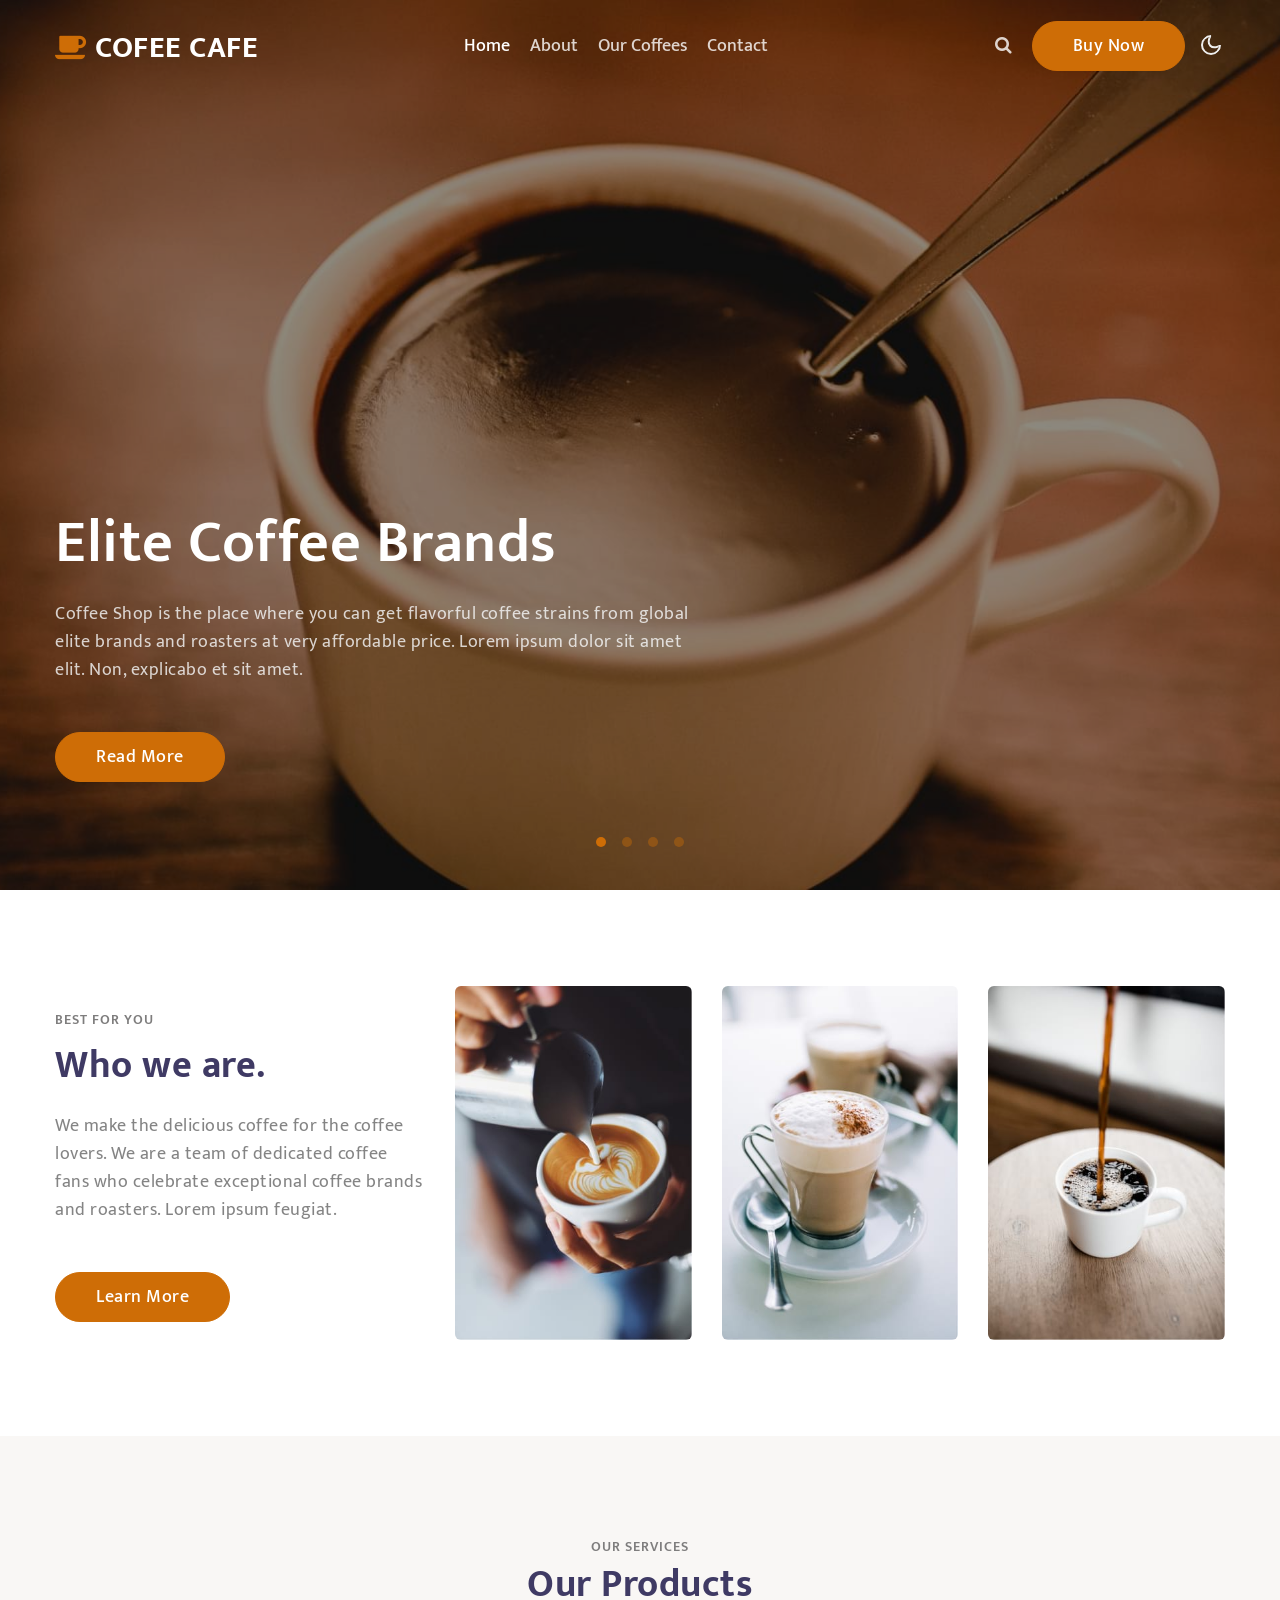
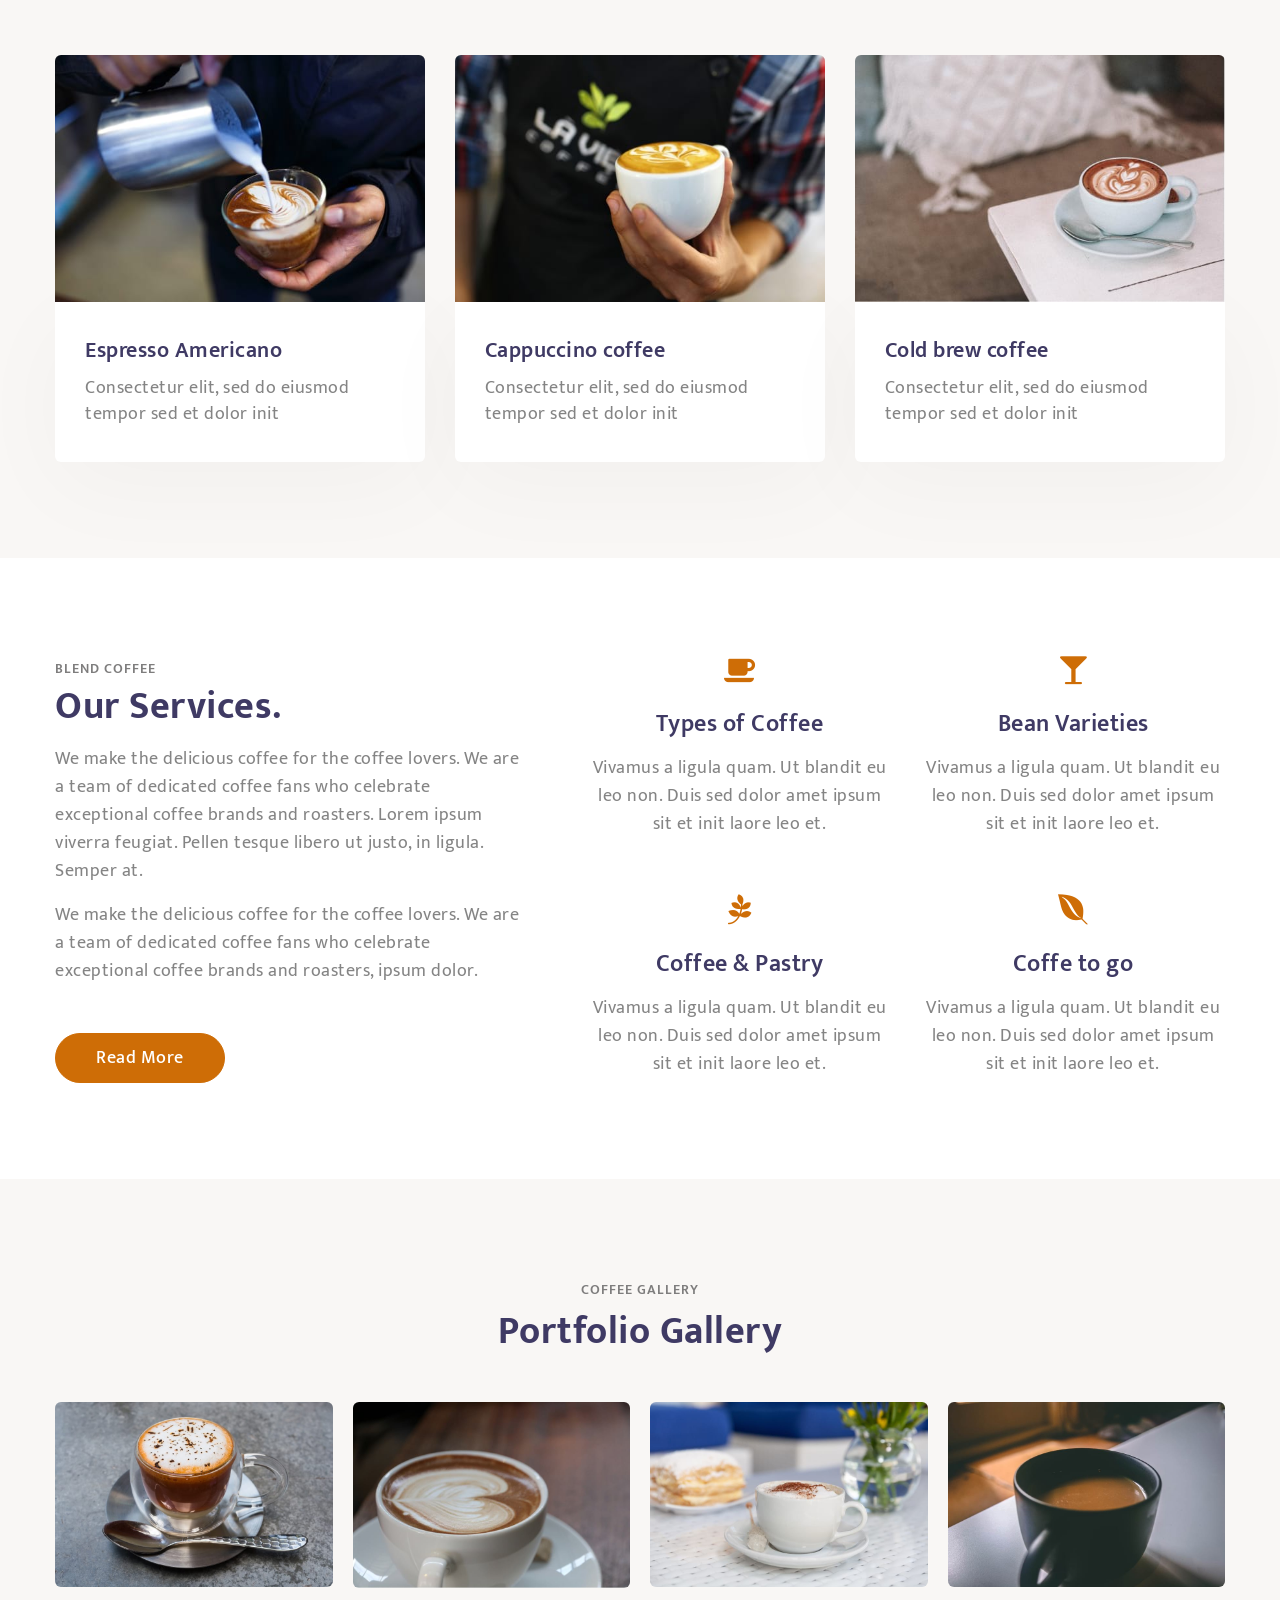
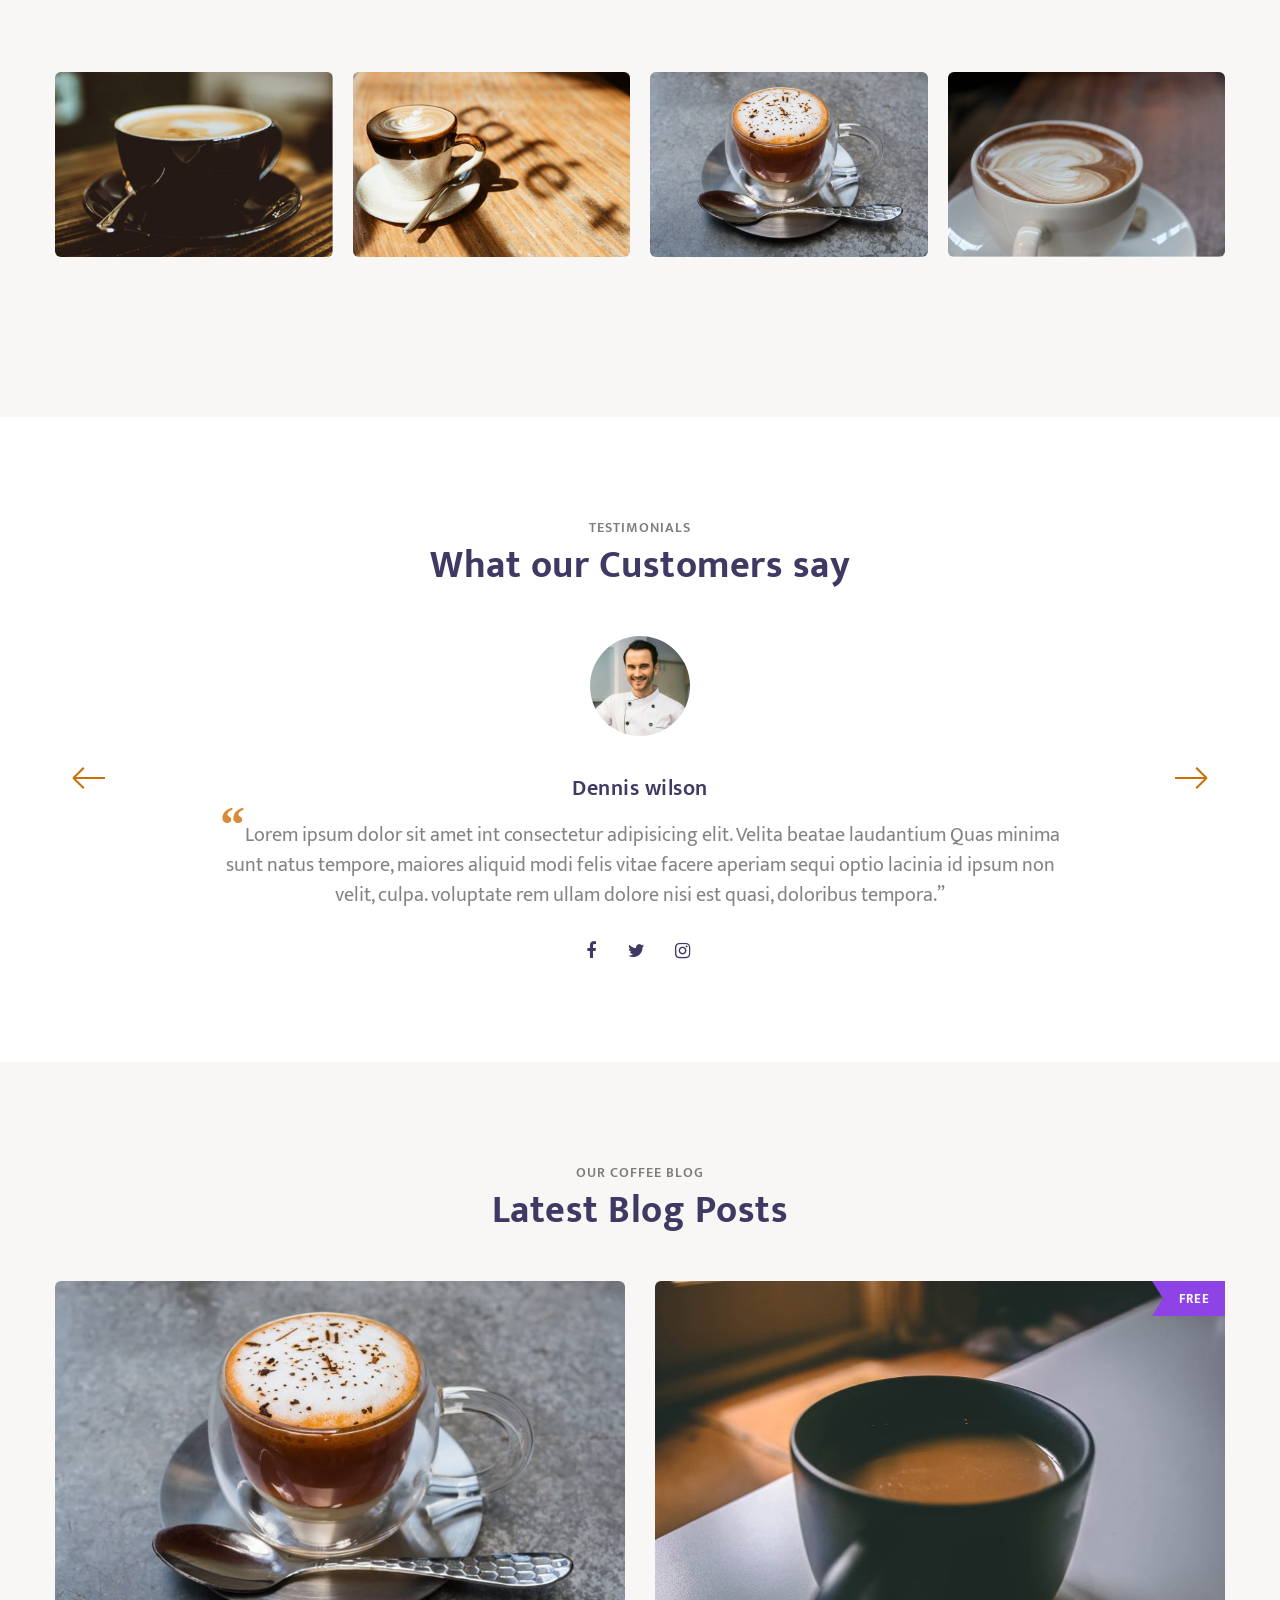
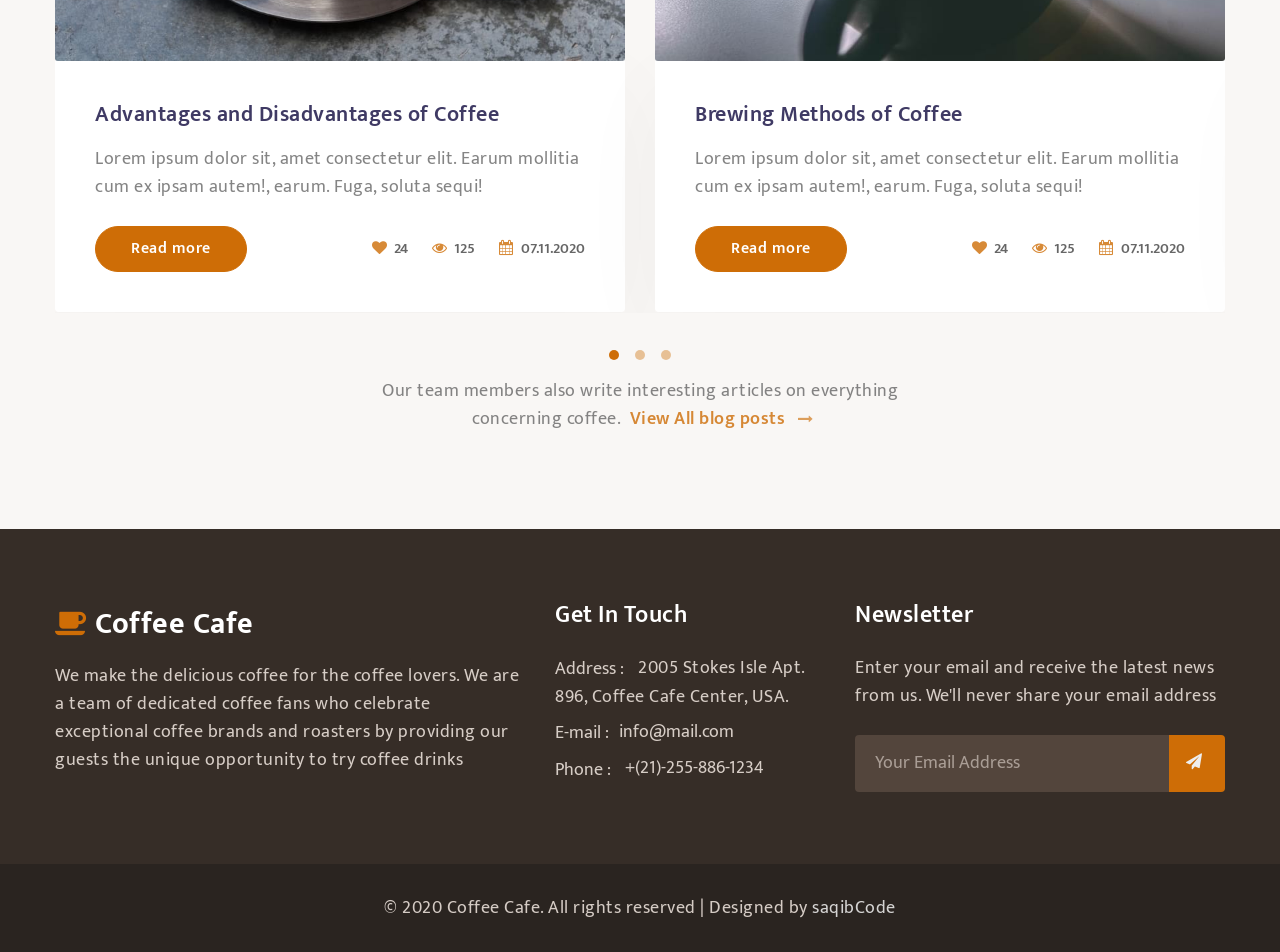
<file: index.html>
<!doctype html>
<html lang="en">
  <head>
    <!-- Required meta tags -->
    <meta charset="utf-8">
    <meta name="viewport" content="width=device-width, initial-scale=1, shrink-to-fit=no">

    <title>Coffee Cafe - Restaurants Category Bootstrap Responsive Template | Home : AmnaCode</title>

    <link href="//fonts.googleapis.com/css?family=Mukta:300,400,500" rel="stylesheet">

    <!-- Template CSS -->
    <link rel="stylesheet" href="assets/css/style-starter.css">
  </head>
  <body>
<!--header-->
<header id="site-header" class="fixed-top">
  <div class="container">
      <nav class="navbar navbar-expand-lg stroke px-0 pt-lg-0">
          <h1> <a class="navbar-brand" href="index.html">
                  <span class="fa fa-coffee"></span> COFEE CAFE
              </a></h1>
          <!-- if logo is image enable this   
  <a class="navbar-brand" href="#index.html">
      <img src="image-path" alt="Your logo" title="Your logo" style="height:35px;" />
  </a> -->
          <button class="navbar-toggler  collapsed bg-gradient" type="button" data-toggle="collapse"
              data-target="#navbarTogglerDemo02" aria-controls="navbarTogglerDemo02" aria-expanded="false"
              aria-label="Toggle navigation">
              <span class="navbar-toggler-icon fa icon-expand fa-bars"></span>
              <span class="navbar-toggler-icon fa icon-close fa-times"></span>
          </button>

          <div class="collapse navbar-collapse" id="navbarTogglerDemo02">
              <ul class="navbar-nav mx-lg-auto">
                  <li class="nav-item active">
                      <a class="nav-link" href="index.html">Home <span class="sr-only">(current)</span></a>
                  </li>
                  <li class="nav-item @@about__active">
                      <a class="nav-link" href="about.html">About</a>
                  </li>
                  <li class="nav-item @@services__active">
                      <a class="nav-link" href="services.html">Our coffees</a>
                  </li>
                  <li class="nav-item @@contact__active">
                      <a class="nav-link" href="contact.html">Contact</a>
                  </li>
              </ul>

              <!--/search-right-->
              <div class="search-right">
                  <a href="#search" title="search"><span class="fa fa-search" aria-hidden="true"></span></a>
                  <!-- search popup -->
                  <div id="search" class="pop-overlay">
                      <div class="popup">

                          <form action="error.html" method="GET" class="search-box">
                              <input type="search" placeholder="Enter Keyword" name="search" required="required"
                                  autofocus="">
                              <button type="submit" class="btn"><span class="fa fa-search"
                                      aria-hidden="true"></span></button>
                          </form>

                      </div>
                      <a class="close" href="#close">×</a>
                  </div>
                  <!-- /search popup -->
              </div>
              <!--//search-right-->
              <div class="top-quote mr-lg-3 mt-lg-0">
                  <a href="#buytheme" class="btn btn-style btn-primary">Buy Now</a>
              </div>
          </div>
          <!-- toggle switch for light and dark theme -->
          <div class="mobile-position">
              <nav class="navigation">
                  <div class="theme-switch-wrapper">
                      <label class="theme-switch" for="checkbox">
                          <input type="checkbox" id="checkbox">
                          <div class="mode-container">
                              <i class="gg-sun"></i>
                              <i class="gg-moon"></i>
                          </div>
                      </label>
                  </div>
              </nav>
          </div>
          <!-- //toggle switch for light and dark theme -->
      </nav>
  </div>
</header>
<!--/header-->
<!-- main-slider -->
<section class="w3l-main-slider" id="home">
    <div class="companies20-content">
        <div class="owl-one owl-carousel owl-theme">
            <div class="item">
                <li>
                    <div class="slider-info banner-view bg bg2">
                        <div class="banner-info">
                            <div class="container">
                                <div class="banner-info-bg">
                                    <h5>Elite Coffee Brands</h5>
                                    <p class="mt-4">Coffee Shop is the place where you can get flavorful coffee strains
                                        from global elite brands and roasters at very affordable price. Lorem ipsum
                                        dolor sit amet elit. Non, explicabo et sit amet. </p>
                                    <a class="btn btn-style btn-primary mt-sm-5 mt-4" href="about.html"> Read More</a>
                                </div>
                            </div>
                        </div>
                    </div>
                </li>
            </div>
            <div class="item">
                <li>
                    <div class="slider-info  banner-view banner-top1 bg bg2">
                        <div class="banner-info">
                            <div class="container">
                                <div class="banner-info-bg">
                                    <h5>Hot and tasty coffee</h5>
                                    <p class="mt-4">Coffee Shop is the place where you can get flavorful coffee strains
                                        from global elite brands and roasters at very affordable price. Lorem ipsum
                                        dolor sit amet elit. Non, explicabo et sit amet. </p>
                                    <a class="btn btn-style btn-primary mt-sm-5 mt-4" href="about.html"> Read More</a>
                                </div>
                            </div>
                        </div>
                    </div>
                </li>
            </div>
            <div class="item">
                <li>
                    <div class="slider-info banner-view banner-top2 bg bg2">
                        <div class="banner-info">
                            <div class="container">
                                <div class="banner-info-bg">
                                    <h5>Dedicated coffee fans </h5>
                                    <p class="mt-4">Coffee Shop is the place where you can get flavorful coffee strains
                                        from global elite brands and roasters at very affordable price. Lorem ipsum
                                        dolor sit amet elit. Non, explicabo et sit amet. </p>
                                    <a class="btn btn-style btn-primary mt-sm-5 mt-4" href="about.html"> Read More</a>
                                </div>
                            </div>
                        </div>
                    </div>
                </li>
            </div>
            <div class="item">
                <li>
                    <div class="slider-info banner-view banner-top3 bg bg2">
                        <div class="banner-info">
                            <div class="container">
                                <div class="banner-info-bg">
                                    <h5>Celebrate coffee brands</h5>
                                    <p class="mt-4">Coffee Shop is the place where you can get flavorful coffee strains
                                        from global elite brands and roasters at very affordable price. Lorem ipsum
                                        dolor sit amet elit. Non, explicabo et sit amet. </p>
                                    <a class="btn btn-style btn-primary mt-sm-5 mt-4" href="about.html"> Read More</a>
                                </div>
                            </div>
                        </div>
                    </div>
                </li>
            </div>
        </div>
    </div>
</section>
<!-- /main-slider -->
<section class="w3l-servicesblock py-5" id="who">
    <div class="container py-lg-5 py-md-4 py-2">
        <div class="row">
            <div class="col-lg-4 about-right-faq align-self">
                <span class="title-small mb-2">Best for you</span>
                <h3 class="title-big mx-0"> Who we are.</h3>
                <p class="mt-lg-4 mt-3">We make the delicious coffee for the coffee lovers. We are a team of dedicated
                    coffee fans who celebrate exceptional coffee brands and roasters. Lorem ipsum feugiat.</p>
                <a class="btn btn-style btn-primary mt-lg-5 mt-4" href="about.html"> Learn More</a>
            </div>
            <div class="col-lg-8">
                <div class="row">
                    <div class="col-md-4 col-6 left-wthree-img mt-lg-0 mt-5">
                        <img src="assets/images/a1.jpg" alt="" class="img-fluid radius-image">
                    </div>
                    <div class="col-md-4 col-6 left-wthree-img mt-lg-0 mt-5">
                        <img src="assets/images/a2.jpg" alt="" class="img-fluid radius-image">
                    </div>
                    <div class="col-md-4 col-6 left-wthree-img mt-lg-0 mt-md-5 mt-4">
                        <img src="assets/images/a3.jpg" alt="" class="img-fluid radius-image">
                    </div>
                </div>
            </div>
        </div>
    </div>
</section>
<section class="w3l-features-8" id="products">
    <!-- /features -->
    <div class="features py-5">
        <div class="container py-lg-5 py-md-4 py-2">
            <h5 class="title-small text-center">Our Services</h5>
            <h3 class="title-big text-center mb-md-5 mb-4">Our Products</h3>
            <div class="fea-gd-vv text-center row">
                <div class="float-top col-lg-4 col-md-6">
                    <a href="#url"><img src="assets/images/1.jpg" class="img-responsive" alt=""></a>
                    <div class="float-lt feature-gd">
                        <h3><a href="#url">Espresso Americano</a> </h3>
                        <p> Consectetur elit, sed do eiusmod tempor sed et dolor init</p>
                    </div>
                </div>
                <div class="float-top col-lg-4 col-md-6 mt-md-0 mt-5">
                    <a href="#url"><img src="assets/images/2.jpg" class="img-responsive" alt=""></a>
                    <div class="float-lt feature-gd">
                        <h3><a href="#url">Cappuccino coffee</a> </h3>
                        <p> Consectetur elit, sed do eiusmod tempor sed et dolor init</p>
                    </div>
                </div>
                <div class="float-top col-lg-4 col-md-6 mt-lg-0 mt-5">
                    <a href="#url"><img src="assets/images/3.jpg" class="img-responsive" alt=""></a>
                    <div class="float-lt feature-gd">
                        <h3><a href="#url">Cold brew coffee</a> </h3>
                        <p> Consectetur elit, sed do eiusmod tempor sed et dolor init</p>
                    </div>
                </div>
            </div>
        </div>
    </div>
    <!-- //features -->
</section>
<!-- /homeblock2-->
<section class="w3l-homeblock2 py-5" id="services">
    <div class="container py-lg-5 py-md-4">
        <div class="grids-area-hny main-cont-wthree-fea row">
            <div class="col-lg-5 align-self">
                <span class="title-small">Blend Coffee</span>
                <h3 class="title-big mx-0"> Our Services.</h3>
                <p class="mt-3">We make the delicious coffee for the coffee lovers. We are a team of dedicated
                    coffee fans who celebrate exceptional coffee brands and roasters. Lorem ipsum viverra feugiat.
                    Pellen tesque libero ut justo, in ligula. Semper at.</p>
                <p class="mt-3">We make the delicious coffee for the coffee lovers. We are a team of dedicated
                    coffee fans who celebrate exceptional coffee brands and roasters, ipsum dolor.</p>
                <a class="btn btn-style btn-primary mt-sm-5 mt-4" href="services.html"> Read More</a>
            </div>
            <div class="col-lg-7 pl-lg-5 mt-lg-0 mt-5">
                <div class="row">
                    <div class="col-sm-6 grids-feature">
                        <div class="area-box">
                            <span class="fa fa-coffee"></span>
                            <h4><a href="#feature" class="title-head">Types of Coffee</a></h4>
                            <p>Vivamus a ligula quam. Ut blandit eu leo non. Duis sed dolor amet ipsum sit et init laore leo et.</p>
                        </div>
                    </div>
                    <div class="col-sm-6 grids-feature mt-sm-0 mt-5">
                        <div class="area-box">
                            <span class="fa fa-glass"></span>
                            <h4><a href="#feature" class="title-head">Bean Varieties</a></h4>
                            <p>Vivamus a ligula quam. Ut blandit eu leo non. Duis sed dolor amet ipsum sit et init laore leo et.</p>
                        </div>
                    </div>
                    <div class="col-sm-6 grids-feature mt-5 pt-lg-2">
                        <div class="area-box">
                            <span class="fa fa-pagelines"></span>
                            <h4><a href="#feature" class="title-head">Coffee & Pastry</a></h4>
                            <p>Vivamus a ligula quam. Ut blandit eu leo non. Duis sed dolor amet ipsum sit et init laore leo et.</p>
                        </div>
                    </div>
                    <div class="col-sm-6 grids-feature mt-5 pt-lg-2">
                        <div class="area-box">
                            <span class="fa fa-envira"></span>
                            <h4><a href="#feature" class="title-head">Coffe to go</a></h4>
                            <p>Vivamus a ligula quam. Ut blandit eu leo non. Duis sed dolor amet ipsum sit et init laore leo et.</p>
                        </div>
                    </div>
                </div>
            </div>
        </div>
    </div>
</section>
<!-- //homeblock2-->
<section class="w3l-gallery" id="gallery">
    <div class="destionation-innf py-5">
        <div class="container py-lg-5 py-md-4 py-2">
            <div class="title-content">
                <h5 class="title-small text-center mb-1">Coffee gallery</h5>
                <h3 class="title-big text-center mb-md-5 mb-4">Portfolio Gallery</h3>
            </div>
            <!--/coffee grids-grids-->
            <ul class="gallery_agile">
                <li>
                    <div class="w3_agile_portfolio_grid">
                        <a href="assets/images/blog1.jpg">
                            <img src="assets/images/blog1.jpg" alt=" " class="img-fluid radius-image" />
                            <div class="AmnaCode_news_grid_pos">
                                <div class="wthree_text">
                                    <h3>Perfect Cup</h3>
                                    <p>Cup of Coffee / Filtered</p>
                                </div>
                            </div>
                        </a>
                    </div>
                </li>
                <li>
                    <div class="w3_agile_portfolio_grid">
                        <a href="assets/images/blog2.jpg">
                            <img src="assets/images/blog2.jpg" alt=" " class="img-fluid radius-image" />
                            <div class="AmnaCode_news_grid_pos">
                                <div class="wthree_text">
                                    <h3>Baked Beans</h3>
                                    <p>Cup of Coffee / Filtered</p>
                                </div>
                            </div>
                        </a>
                    </div>
                </li>
                <li>
                    <div class="w3_agile_portfolio_grid">
                        <a href="assets/images/blog3.jpg">
                            <img src="assets/images/blog3.jpg" alt=" " class="img-fluid radius-image" />
                            <div class="AmnaCode_news_grid_pos">
                                <div class="wthree_text">
                                    <h3>Mocha</h3>
                                    <p>Filtered / Mornings</p>
                                </div>
                            </div>
                        </a>
                    </div>
                </li>

                <li>
                    <div class="w3_agile_portfolio_grid">
                        <a href="assets/images/blog4.jpg">
                            <img src="assets/images/blog4.jpg" alt=" " class="img-fluid radius-image" />
                            <div class="AmnaCode_news_grid_pos">
                                <div class="wthree_text">
                                    <h3>Cappuccino</h3>
                                    <p>Cup of Coffee / Filtered</p>
                                </div>
                            </div>
                        </a>
                    </div>
                </li>
                <li>
                    <div class="w3_agile_portfolio_grid">
                        <a href="assets/images/blog5.jpg">
                            <img src="assets/images/blog5.jpg" alt=" " class="img-fluid radius-image" />
                            <div class="AmnaCode_news_grid_pos">
                                <div class="wthree_text">
                                    <h3>Macchiatio</h3>
                                    <p>Aroma / Filtered</p>
                                </div>
                            </div>
                        </a>
                    </div>
                </li>
                <li>
                    <div class="w3_agile_portfolio_grid">
                        <a href="assets/images/blog6.jpg">
                            <img src="assets/images/blog6.jpg" alt=" " class="img-fluid radius-image" />
                            <div class="AmnaCode_news_grid_pos">
                                <div class="wthree_text">
                                    <h3>Coffee Cup</h3>
                                    <p>Cup of Coffee / Filtered</p>
                                </div>
                            </div>
                        </a>
                    </div>
                </li>
                <li>
                    <div class="w3_agile_portfolio_grid">
                        <a href="assets/images/blog1.jpg">
                            <img src="assets/images/blog1.jpg" alt=" " class="img-fluid radius-image" />
                            <div class="AmnaCode_news_grid_pos">
                                <div class="wthree_text">
                                    <h3>Filtered Coffee</h3>
                                    <p>Cup of Coffee / Filtered</p>
                                </div>
                            </div>
                        </a>
                    </div>
                </li>
                <li>
                    <div class="w3_agile_portfolio_grid">
                        <a href="assets/images/blog2.jpg">
                            <img src="assets/images/blog2.jpg" alt=" " class="img-fluid radius-image" />
                            <div class="AmnaCode_news_grid_pos">
                                <div class="wthree_text">
                                    <h3> Cappuccino</h3>
                                    <p>Cup of Coffee / Filtered</p>
                                </div>
                            </div>
                        </a>
                    </div>
                </li>
            </ul>
            <!--//coffee grids-grids-->
        </div>
    </div>
</section>
<!-- testimonials -->
<section class="w3l-clients-1" id="testimonials">
    <!-- /grids -->
    <div class="cusrtomer-layout py-5">
        <div class="container py-lg-5 py-md-4 py-2">
            <div class="heading align-self text-center">
                <h6 class="title-small">Testimonials</h6>
                <h3 class="title-big mb-md-5 mb-4">What our Customers say</h3 >
            </div>
            <!-- /grids -->
            <div class="testimonial-row">
                <div id="owl-demo1" class="owl-testimonial owl-carousel owl-theme">
                    <div class="item">
                        <div class="testimonial-content">
                            <div class="testimonial">
                                <div class="test-img">
                                    <img src="assets/images/team1.jpg" class="img-fluid"
                                        alt="client-img">
                                </div>
                                <div class="testi-des">
                                    <div class="peopl align-self">
                                        <h3>Dennis wilson</h3>
                                    </div>
                                </div>
                                <blockquote>
                                    <q>Lorem ipsum dolor sit amet int consectetur adipisicing elit. Velita beatae
                                        laudantium Quas minima sunt natus tempore, maiores aliquid modi felis vitae
                                        facere aperiam sequi optio lacinia id ipsum non velit, culpa.
                                        voluptate rem ullam dolore nisi est quasi, doloribus tempora.</q>
                                </blockquote>
                                <ul class="social-media-test m-0 mt-4 p-0">
                                    <li><a href="#facebook" class="facebook"><span class="fa fa-facebook"></span></a></li>
                                    <li><a href="#twitter" class="twitter"><span class="fa fa-twitter"></span></a></li>
                                    <li><a href="#instagram" class="instagram"><span class="fa fa-instagram"></span></a>
                                    </li>
                                </ul>
                            </div>
                        </div>
                    </div>
                    <div class="item">
                        <div class="testimonial-content">
                            <div class="testimonial">
                                <div class="test-img"><img src="assets/images/team2.jpg" class="img-fluid"
                                        alt="client-img">
                                </div>
                                <div class="testi-des">
                                    <div class="peopl align-self">
                                        <h3>Tommy sakura</h3>
                                    </div>
                                </div>
                                <blockquote>
                                    <q>Lorem ipsum dolor sit amet int consectetur adipisicing elit. Velita beatae
                                        laudantium Quas minima sunt natus tempore, maiores aliquid modi felis vitae
                                        facere aperiam sequi optio lacinia id ipsum non velit, culpa.
                                        voluptate rem ullam dolore nisi est quasi, doloribus tempora.</q>
                                </blockquote>
                                <ul class="social-media-test m-0 mt-4 p-0">
                                    <li><a href="#facebook" class="facebook"><span class="fa fa-facebook"></span></a></li>
                                    <li><a href="#twitter" class="twitter"><span class="fa fa-twitter"></span></a></li>
                                    <li><a href="#instagram" class="instagram"><span class="fa fa-instagram"></span></a>
                                    </li>
                                </ul>
                            </div>
                        </div>
                    </div>
                    <div class="item">
                        <div class="testimonial-content">
                            <div class="testimonial">
                                <div class="test-img"><img src="assets/images/team3.jpg" class="img-fluid"
                                        alt="client-img">
                                </div>
                                <div class="testi-des">
                                    <div class="peopl align-self">
                                        <h3>Roy Linderson</h3>
                                    </div>
                                </div>
                                <blockquote>
                                    <q>Lorem ipsum dolor sit amet int consectetur adipisicing elit. Velita beatae
                                        laudantium Quas minima sunt natus tempore, maiores aliquid modi felis vitae
                                        facere aperiam sequi optio lacinia id ipsum non velit, culpa.
                                        voluptate rem ullam dolore nisi est quasi, doloribus tempora.</q>
                                </blockquote>
                                <ul class="social-media-test m-0 mt-4 p-0">
                                    <li><a href="#facebook" class="facebook"><span class="fa fa-facebook"></span></a></li>
                                    <li><a href="#twitter" class="twitter"><span class="fa fa-twitter"></span></a></li>
                                    <li><a href="#instagram" class="instagram"><span class="fa fa-instagram"></span></a>
                                    </li>
                                </ul>
                            </div>
                        </div>
                    </div>
                    <div class="item">
                        <div class="testimonial-content">
                            <div class="testimonial">
                                <div class="test-img"><img src="assets/images/team4.jpg" class="img-fluid"
                                        alt="client-img">
                                </div>
                                <div class="testi-des">
                                    <div class="peopl align-self">
                                        <h3>Mike Thyson</h3>
                                    </div>
                                </div>
                                <blockquote>
                                    <q>Lorem ipsum dolor sit amet int consectetur adipisicing elit. Velita beatae
                                        laudantium Quas minima sunt natus tempore, maiores aliquid modi felis vitae
                                        facere aperiam sequi optio lacinia id ipsum non velit, culpa.
                                        voluptate rem ullam dolore nisi est quasi, doloribus tempora.</q>
                                </blockquote>
                                <ul class="social-media-test m-0 mt-4 p-0">
                                    <li><a href="#facebook" class="facebook"><span class="fa fa-facebook"></span></a></li>
                                    <li><a href="#twitter" class="twitter"><span class="fa fa-twitter"></span></a></li>
                                    <li><a href="#instagram" class="instagram"><span class="fa fa-instagram"></span></a>
                                    </li>
                                </ul>
                            </div>
                        </div>
                    </div>
                </div>
            </div>
        </div>
        <!-- /grids -->
    </div>
    <!-- //grids -->
</section>
<!-- //testimonials -->
<section class="w3l-courses" id="blog">
    <div class="blog py-5" id="courses">
        <div class="container py-lg-5">
            <h5 class="title-small text-center">Our Coffee blog</h5>
            <h3 class="title-big text-center mb-lg-5 mb-4">Latest Blog Posts</h3>
            <div class="row">
                <div class="col-md-12 mx-auto">
                    <div class="owl-two owl-carousel owl-theme">
                        <div class="item">
                            <div class="card">
                                <div class="card-header p-0 position-relative">
                                    <a href="#blog-single" class="zoom d-block">
                                        <img class="card-img-bottom d-block" src="assets/images/blog1.jpg"
                                            alt="Card image cap">
                                    </a>
                                </div>
                                <div class="card-body course-details">
                                    <a href="#blog-single" class="course-desc">Advantages and Disadvantages of Coffee
                                    </a>
                                    <p class="mt-3">Lorem ipsum dolor sit, amet consectetur elit. Earum mollitia cum ex
                                        ipsam autem!, earum. Fuga, soluta sequi!</p>
                                    <div class="blog-bottom-info">
                                        <a href="#blog-single" class="btn btn-primary btn-style1">Read more</a>
                                        <div class="course-meta">
                                            <div class="meta-item course-lesson">
                                                <span class="fa fa-heart"></span>
                                                <span class="meta-value"> 24 </span>
                                            </div>
                                            <div class="meta-item course-students">
                                                <span class="fa fa-eye"></span>
                                                <span class="meta-value"> 125 </span>
                                            </div>
                                            <div class="meta-item course-students">
                                                <span class="fa fa-calendar"></span>
                                                <span class="meta-value"> 07.11.2020 </span>
                                            </div>
                                        </div>
                                    </div>
                                </div>
                            </div>
                        </div>
                           <!-- cards stards here -->
                        <div class="item">
                            <div class="card">
                                <div class="card-header p-0 position-relative">
                                    <a href="#blog-single" class="zoom d-block">
                                        <img class="card-img-bottom d-block" src="assets/images/blog4.jpg"
                                            alt="Card image cap">
                                    </a>
                                    <div class="course-price-badge"> Free</div>
                                </div>
                                <div class="card-body course-details">
                                    <a href="#blog-single" class="course-desc">Brewing Methods of Coffee
                                    </a>
                                    <p class="mt-3">Lorem ipsum dolor sit, amet consectetur elit. Earum mollitia cum ex
                                        ipsam autem!, earum. Fuga, soluta sequi!</p>
                                    <div class="blog-bottom-info">
                                        <a href="#blog-single" class="btn btn-primary btn-style1">Read more</a>
                                        <div class="course-meta">
                                            <div class="meta-item course-lesson">
                                                <span class="fa fa-heart"></span>
                                                <span class="meta-value"> 24 </span>
                                            </div>
                                            <div class="meta-item course-students">
                                                <span class="fa fa-eye"></span>
                                                <span class="meta-value"> 125 </span>
                                            </div>
                                            <div class="meta-item course-students">
                                                <span class="fa fa-calendar"></span>
                                                <span class="meta-value"> 07.11.2020 </span>
                                            </div>
                                        </div>
                                    </div>
                                </div>
                            </div>
                        </div>

                        <div class="item">
                            <div class="card">
                                <div class="card-header p-0 position-relative">
                                    <a href="#blog-single" class="zoom d-block">
                                        <img class="card-img-bottom d-block" src="assets/images/blog3.jpg"
                                            alt="Card image cap">
                                    </a>
                                    <div class="course-price-badge-new"> New</div>
                                </div>
                                <div class="card-body course-details">
                                    <a href="#blog-single" class="course-desc">Which Coffee Creamer is healthiest?
                                    </a>
                                    <p class="mt-3">Lorem ipsum dolor sit, amet consectetur elit. Earum mollitia cum ex
                                        ipsam autem!, earum. Fuga, soluta sequi!</p>
                                    <div class="blog-bottom-info">
                                        <a href="#blog-single" class="btn btn-primary btn-style1">Read more</a>
                                        <div class="course-meta">
                                            <div class="meta-item course-lesson">
                                                <span class="fa fa-heart"></span>
                                                <span class="meta-value"> 24 </span>
                                            </div>
                                            <div class="meta-item course-students">
                                                <span class="fa fa-eye"></span>
                                                <span class="meta-value"> 125 </span>
                                            </div>
                                            <div class="meta-item course-students">
                                                <span class="fa fa-calendar"></span>
                                                <span class="meta-value"> 07.11.2020 </span>
                                            </div>
                                        </div>
                                    </div>
                                </div>
                            </div>
                        </div>

                        <div class="item">
                            <div class="card">
                                <div class="card-header p-0 position-relative">
                                    <a href="#blog-single" class="zoom d-block">
                                        <img class="card-img-bottom d-block" src="assets/images/blog2.jpg"
                                            alt="Card image cap">
                                    </a>
                                </div>
                                <div class="card-body course-details">
                                    <a href="#blog-single" class="course-desc">Is coffee mate coffee creamer?
                                    </a>
                                    <p class="mt-3">Lorem ipsum dolor sit, amet consectetur elit. Earum mollitia cum ex
                                        ipsam autem!, earum. Fuga, soluta sequi!</p>
                                    <div class="blog-bottom-info">
                                        <a href="#blog-single" class="btn btn-primary btn-style1">Read more</a>
                                        <div class="course-meta">
                                            <div class="meta-item course-lesson">
                                                <span class="fa fa-heart"></span>
                                                <span class="meta-value"> 24 </span>
                                            </div>
                                            <div class="meta-item course-students">
                                                <span class="fa fa-eye"></span>
                                                <span class="meta-value"> 125 </span>
                                            </div>
                                            <div class="meta-item course-students">
                                                <span class="fa fa-calendar"></span>
                                                <span class="meta-value"> 07.11.2020 </span>
                                            </div>
                                        </div>
                                    </div>
                                </div>
                            </div>
                        </div>
                        <div class="item">
                            <div class="card">
                                <div class="card-header p-0 position-relative">
                                    <a href="#blog-single" class="zoom d-block">
                                        <img class="card-img-bottom d-block" src="assets/images/blog5.jpg"
                                            alt="Card image cap">
                                    </a>
                                </div>
                                <div class="card-body course-details">
                                    <a href="#blog-single" class="course-desc">Coffee Roasts from Light to Dark
                                    </a>
                                    <p class="mt-3">Lorem ipsum dolor sit, amet consectetur elit. Earum mollitia cum ex
                                        ipsam autem!, earum. Fuga, soluta sequi!</p>
                                    <div class="blog-bottom-info">
                                        <a href="#blog-single" class="btn btn-primary btn-style1">Read more</a>
                                        <div class="course-meta">
                                            <div class="meta-item course-lesson">
                                                <span class="fa fa-heart"></span>
                                                <span class="meta-value"> 24 </span>
                                            </div>
                                            <div class="meta-item course-students">
                                                <span class="fa fa-eye"></span>
                                                <span class="meta-value"> 125 </span>
                                            </div>
                                            <div class="meta-item course-students">
                                                <span class="fa fa-calendar"></span>
                                                <span class="meta-value"> 07.11.2020 </span>
                                            </div>
                                        </div>
                                    </div>
                                </div>
                            </div>
                        </div>
                        <div class="item">
                            <div class="card">
                                <div class="card-header p-0 position-relative">
                                    <a href="#blog-single" class="zoom d-block">
                                        <img class="card-img-bottom d-block" src="assets/images/blog6.jpg"
                                            alt="Card image cap">
                                    </a>
                                </div>
                                <div class="card-body course-details">
                                    <a href="#blog-single" class="course-desc">Why we are unique? Who are behind the Taste
                                    </a>
                                    <p class="mt-3">Lorem ipsum dolor sit, amet consectetur elit. Earum mollitia cum ex
                                        ipsam autem!, earum. Fuga, soluta sequi!</p>
                                    <div class="blog-bottom-info">
                                        <a href="#blog-single" class="btn btn-primary btn-style1">Read more</a>
                                        <div class="course-meta">
                                            <div class="meta-item course-lesson">
                                                <span class="fa fa-heart"></span>
                                                <span class="meta-value"> 24 </span>
                                            </div>
                                            <div class="meta-item course-students">
                                                <span class="fa fa-eye"></span>
                                                <span class="meta-value"> 125 </span>
                                            </div>
                                            <div class="meta-item course-students">
                                                <span class="fa fa-calendar"></span>
                                                <span class="meta-value"> 07.11.2020 </span>
                                            </div>
                                        </div>
                                    </div>
                                </div>
                            </div>
                        </div>
                    </div>
                </div>
            </div>
            <div class="mt-5 text-more">
                <p class="mt-4 pt-3 sample text-center">
                    Our team members also write interesting articles on everything concerning coffee.
                    <a href="blog.html">View All blog posts <span class="pl-2 fa fa-long-arrow-right"></span></a>
                </p>
            </div>
        </div>
    </div>
</section>
<section class="w3l-footer-29-main">
  <div class="footer-29 py-5">
    <div class="container py-lg-4 py-sm-3">
      <div class="row footer-top-29">
        <div class="col-lg-5 footer-list-29 footer-1">
          <h2><a href="index.html" class=""><span class="fa fa-coffee"></span> Coffee Cafe</a></h2>
          <p>We make the delicious coffee for the coffee lovers. We are a team of dedicated coffee fans who celebrate
            exceptional coffee brands and roasters by providing our guests the unique opportunity to try coffee drinks
          </p>
        </div>
        <div class="col-lg-3 col-md-6 footer-list-29 footer-3 mt-lg-0 mt-5">
          <h6 class="footer-title-29">Get in Touch</h6>

          <div class="column2">
            <div class="mb-2">
              <span>Address :</span>
              <p class="contact-para d-inline">2005 Stokes Isle Apt. 896, Coffee Cafe Center, USA.</p>
            </div>
            <div class="">
              <span>E-mail :</span><a href="mailto:info@mail.com">info@mail.com</a>
            </div>
            <div class="mt-2">
              <span>Phone :</span><a href="tel: +(21)-255-886-1234"> +(21)-255-886-1234</a>
            </div>
          </div>
        </div>
        <div class="col-lg-4 col-md-6 footer-list-29 footer-4 mt-lg-0 mt-5">
          <h6 class="footer-title-29">Newsletter </h6>
          <p>Enter your email and receive the latest news from us. We'll never share your email address</p>

          <form action="#" class="subscribe" method="post">
            <input type="email" name="email" placeholder="Your Email Address" required="">
            <button><span class="fa fa-paper-plane"></span></button>
          </form>
        </div>
      </div>

    </div>
  </div>
  <div class="bottom-copies text-center">
    <div class="container">
      <p class="copy-footer-29">© 2020 Coffee Cafe. All rights reserved | Designed by <a
          href="#">saqibCode</a></p>
    </div>
  </div>

  <!-- move top -->
  <button onclick="topFunction()" id="movetop" title="Go to top">
    <span class="fa fa-angle-up"></span>
  </button>
  <script>
    // When the user scrolls down 20px from the top of the document, show the button
    window.onscroll = function () {
      scrollFunction()
    };

    function scrollFunction() {
      if (document.body.scrollTop > 20 || document.documentElement.scrollTop > 20) {
        document.getElementById("movetop").style.display = "block";
      } else {
        document.getElementById("movetop").style.display = "none";
      }
    }

    // When the user clicks on the button, scroll to the top of the document
    function topFunction() {
      document.body.scrollTop = 0;
      document.documentElement.scrollTop = 0;
    }
  </script>
  <!-- //move top -->
</section>

<!-- Template JavaScript -->
<script src="assets/js/jquery-3.3.1.min.js"></script>

<script src="assets/js/theme-change.js"></script>

<!-- js for portfolio lightbox -->
<script src="assets/js/jquery-2.1.4.min.js"></script>
<script src="assets/js/jquery.chocolat.js "></script>
<!--light-box-files -->
<script type="text/javascript ">
  $(function () {
    $('.w3_agile_portfolio_grid a').Chocolat();
  });
</script>
<!-- /js for portfolio lightbox -->

<script src="assets/js/jquery.magnific-popup.min.js"></script>
<script>
  $(document).ready(function () {
    $('.popup-with-zoom-anim').magnificPopup({
      type: 'inline',

      fixedContentPos: false,
      fixedBgPos: true,

      overflowY: 'auto',

      closeBtnInside: true,
      preloader: false,

      midClick: true,
      removalDelay: 300,
      mainClass: 'my-mfp-zoom-in'
    });

    $('.popup-with-move-anim').magnificPopup({
      type: 'inline',

      fixedContentPos: false,
      fixedBgPos: true,

      overflowY: 'auto',

      closeBtnInside: true,
      preloader: false,

      midClick: true,
      removalDelay: 300,
      mainClass: 'my-mfp-slide-bottom'
    });
  });
</script>

<!-- script for testimonials -->
<script>
  $(document).ready(function () {
    $('.owl-testimonial').owlCarousel({
      loop: true,
      margin: 0,
      nav: true,
      dots: false,
      responsiveClass: true,
      autoplay: false,
      autoplayTimeout: 5000,
      autoplaySpeed: 1000,
      autoplayHoverPause: false,
      responsive: {
        0: {
          items: 1,
          nav: true
        },
        480: {
          items: 1,
          nav: true
        },
        667: {
          items: 1,
          nav: true
        },
        1000: {
          items: 1,
          nav: true
        }
      }
    })
  })
</script>
<!-- //script for testimonials -->

<!-- script for blog slider -->
<script>
  $(document).ready(function () {
    $('.owl-two').owlCarousel({
      loop: true,
      margin: 30,
      nav: false,
      responsiveClass: true,
      autoplay: false,
      autoplayTimeout: 5000,
      autoplaySpeed: 1000,
      autoplayHoverPause: false,
      responsive: {
        0: {
          items: 1,
          nav: false
        },
        480: {
          items: 1,
          nav: false
        },
        992: {
          items: 2,
          nav: false
        }
      }
    })
  })
</script>
<!-- //script for blog slider -->

<script src="assets/js/owl.carousel.js"></script>

<!-- script for banner slider-->
<script>
  $(document).ready(function () {
    $('.owl-one').owlCarousel({
      loop: true,
      margin: 0,
      nav: false,
      responsiveClass: true,
      autoplay: false,
      autoplayTimeout: 5000,
      autoplaySpeed: 1000,
      autoplayHoverPause: false,
      responsive: {
        0: {
          items: 1,
          nav: false
        },
        480: {
          items: 1,
          nav: false
        },
        667: {
          items: 1,
          nav: false
        },
        1000: {
          items: 1,
          nav: false
        }
      }
    })
  })
</script>
<!-- //script -->


<!-- disable body scroll which navbar is in active -->
<script>
  $(function () {
    $('.navbar-toggler').click(function () {
      $('body').toggleClass('noscroll');
    })
  });
</script>
<!-- disable body scroll which navbar is in active -->

<!--/MENU-JS-->
<script>
  $(window).on("scroll", function () {
    var scroll = $(window).scrollTop();

    if (scroll >= 80) {
      $("#site-header").addClass("nav-fixed");
    } else {
      $("#site-header").removeClass("nav-fixed");
    }
  });

  //Main navigation Active Class Add Remove
  $(".navbar-toggler").on("click", function () {
    $("header").toggleClass("active");
  });
  $(document).on("ready", function () {
    if ($(window).width() > 991) {
      $("header").removeClass("active");
    }
    $(window).on("resize", function () {
      if ($(window).width() > 991) {
        $("header").removeClass("active");
      }
    });
  });
</script>
<!--//MENU-JS-->

<script src="assets/js/bootstrap.min.js"></script>
</body>

</html>
</file>
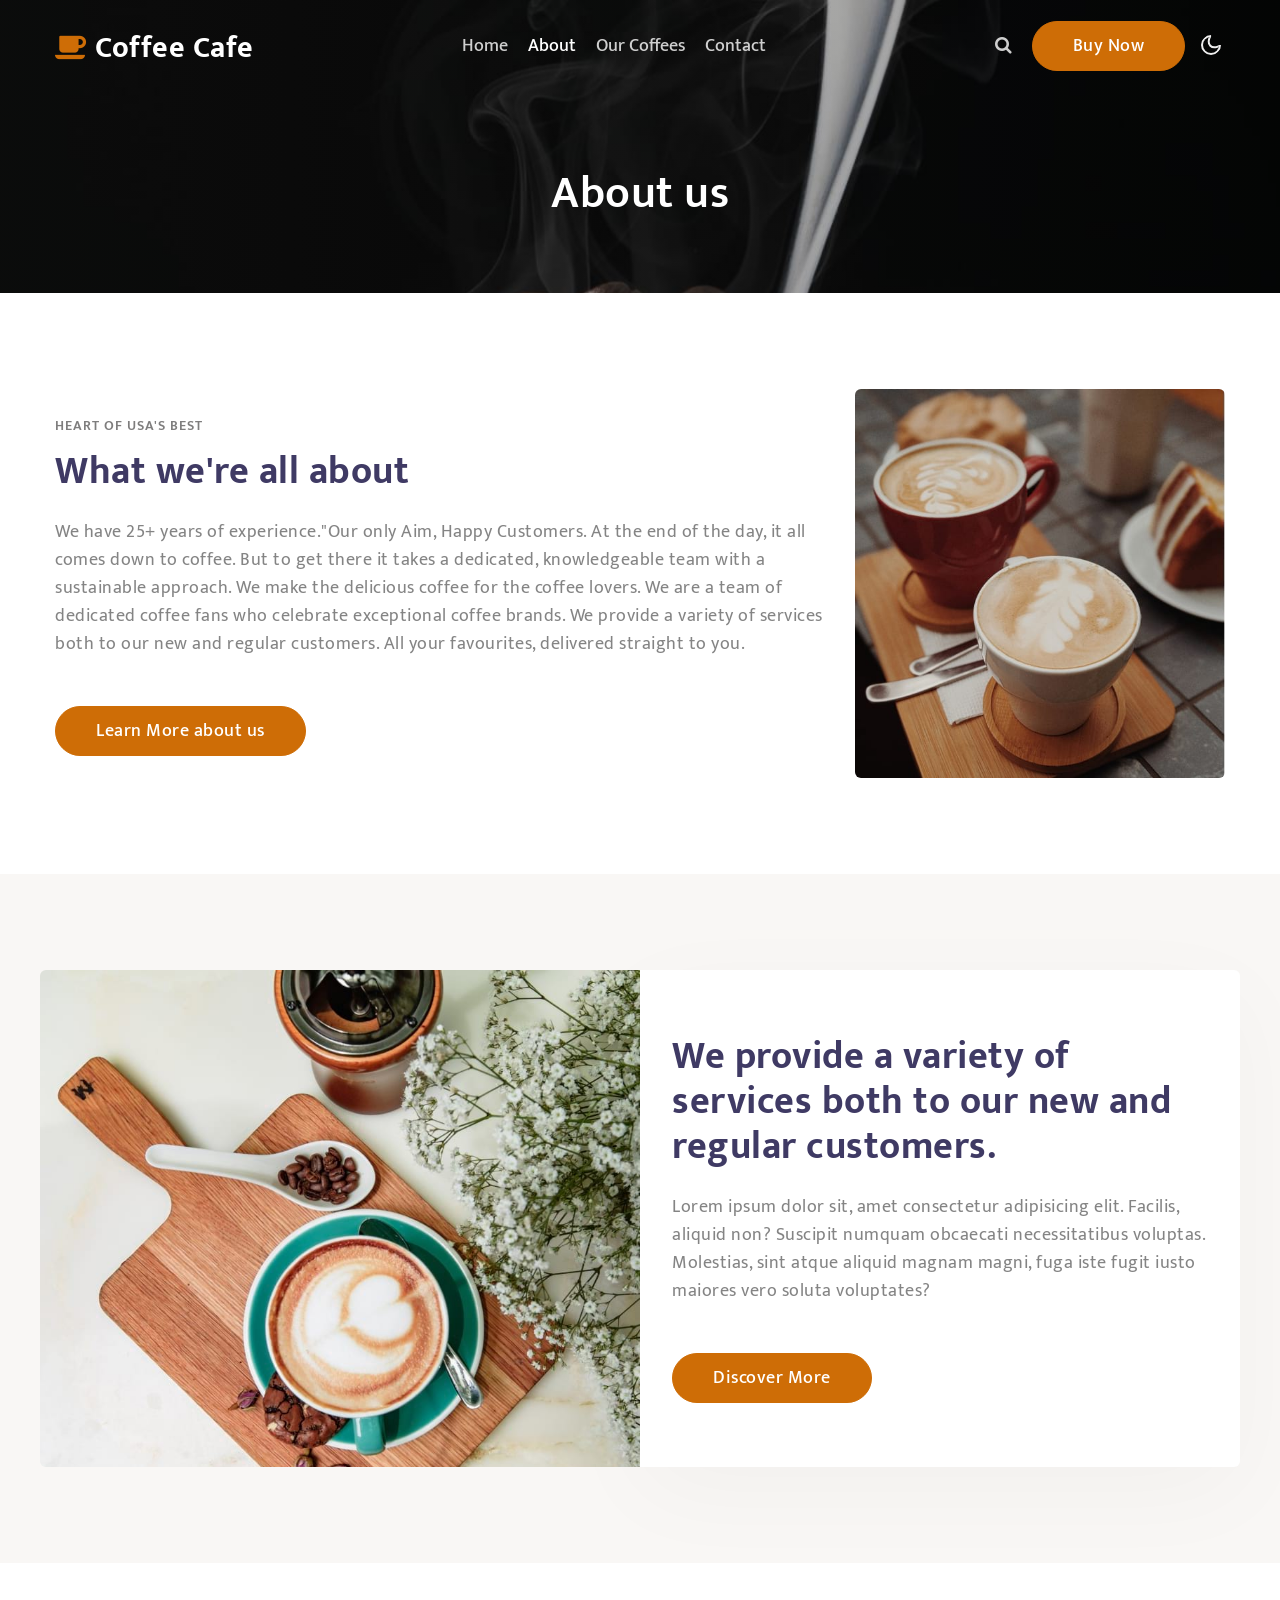
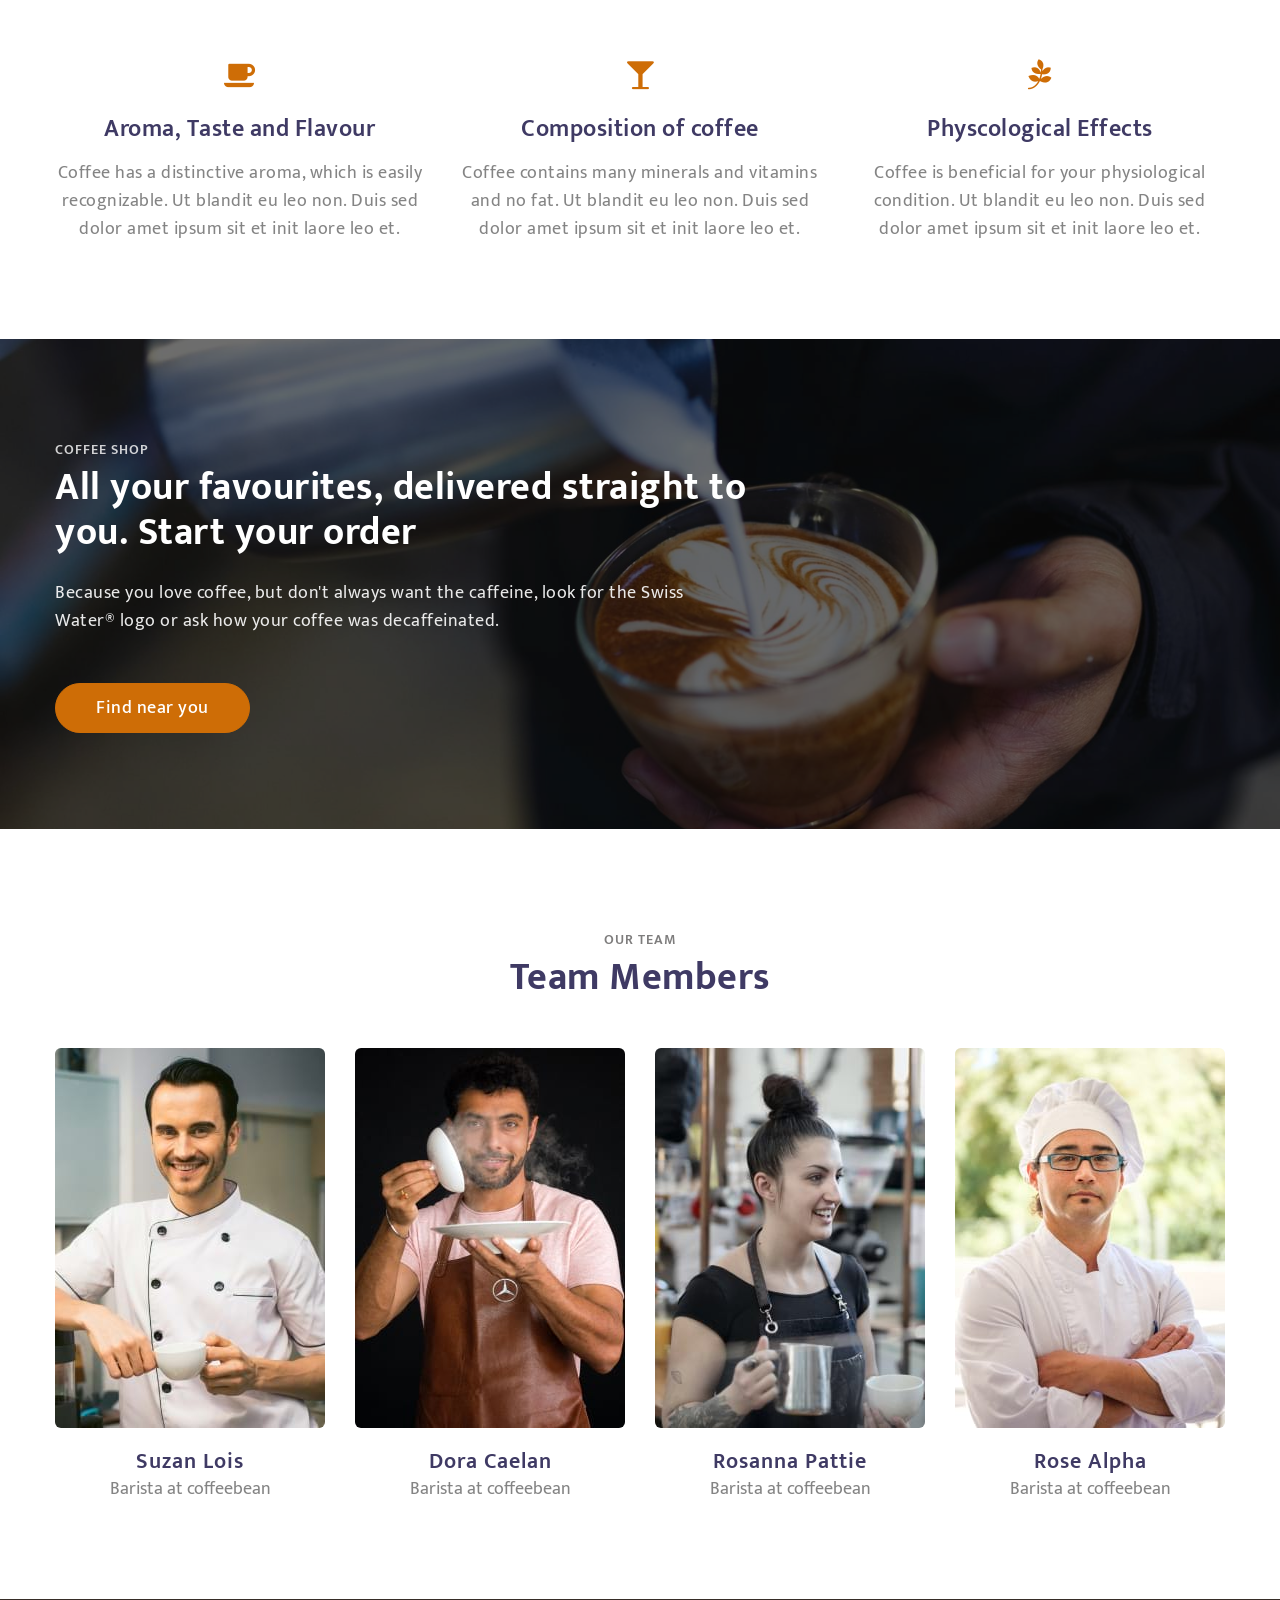
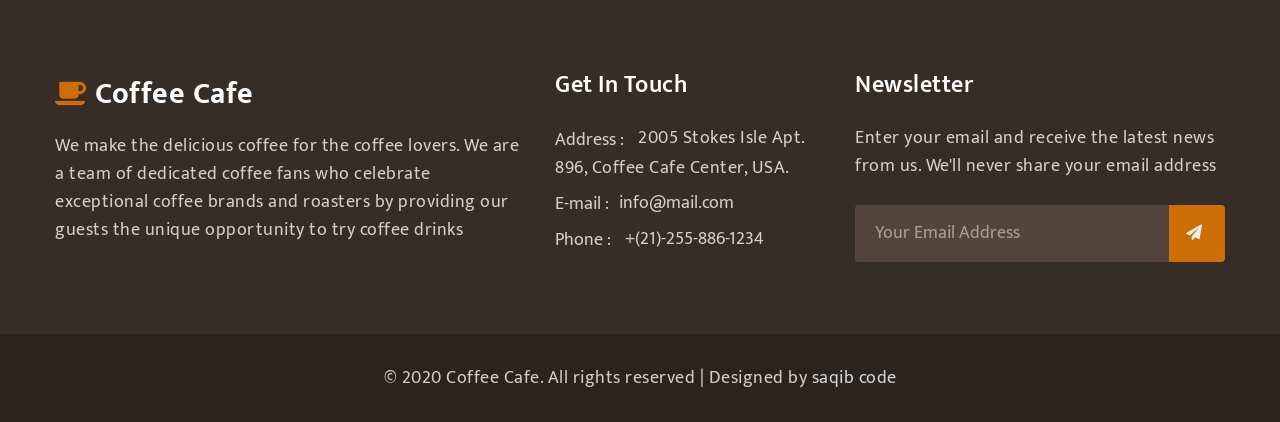
<file: about.html>
<!doctype html>
<html lang="en">
  <head>
    <!-- Required meta tags -->
    <meta charset="utf-8">
    <meta name="viewport" content="width=device-width, initial-scale=1, shrink-to-fit=no">

    <title>Coffee Cafe - Restaurants Category Bootstrap Responsive Template | About : AmnaCode</title>

    <link href="//fonts.googleapis.com/css?family=Mukta:300,400,500" rel="stylesheet">

    <!-- Template CSS -->
    <link rel="stylesheet" href="assets/css/style-starter.css">
  </head>
  <body>
<!--header-->
<header id="site-header" class="fixed-top">
  <div class="container">
      <nav class="navbar navbar-expand-lg stroke px-0 pt-lg-0">
          <h1> <a class="navbar-brand" href="index.html">
                  <span class="fa fa-coffee"></span> Coffee Cafe
              </a></h1>
          <!-- if logo is image enable this   
  <a class="navbar-brand" href="#index.html">
      <img src="image-path" alt="Your logo" title="Your logo" style="height:35px;" />
  </a> -->
          <button class="navbar-toggler  collapsed bg-gradient" type="button" data-toggle="collapse"
              data-target="#navbarTogglerDemo02" aria-controls="navbarTogglerDemo02" aria-expanded="false"
              aria-label="Toggle navigation">
              <span class="navbar-toggler-icon fa icon-expand fa-bars"></span>
              <span class="navbar-toggler-icon fa icon-close fa-times"></span>
          </button>

          <div class="collapse navbar-collapse" id="navbarTogglerDemo02">
              <ul class="navbar-nav mx-lg-auto">
                  <li class="nav-item @@home__active">
                      <a class="nav-link" href="index.html">Home <span class="sr-only">(current)</span></a>
                  </li>
                  <li class="nav-item active">
                      <a class="nav-link" href="about.html">About</a>
                  </li>
                  <li class="nav-item @@services__active">
                      <a class="nav-link" href="services.html">Our coffees</a>
                  </li>
                  <li class="nav-item @@contact__active">
                      <a class="nav-link" href="contact.html">Contact</a>
                  </li>
              </ul>

              <!--/search-right-->
              <div class="search-right">
                  <a href="#search" title="search"><span class="fa fa-search" aria-hidden="true"></span></a>
                  <!-- search popup -->
                  <div id="search" class="pop-overlay">
                      <div class="popup">

                          <form action="error.html" method="GET" class="search-box">
                              <input type="search" placeholder="Enter Keyword" name="search" required="required"
                                  autofocus="">
                              <button type="submit" class="btn"><span class="fa fa-search"
                                      aria-hidden="true"></span></button>
                          </form>

                      </div>
                      <a class="close" href="#close">×</a>
                  </div>
                  <!-- /search popup -->
              </div>
              <!--//search-right-->
              <div class="top-quote mr-lg-3 mt-lg-0">
                  <a href="#buytheme" class="btn btn-style btn-primary">Buy Now</a>
              </div>
          </div>
          <!-- toggle switch for light and dark theme -->
          <div class="mobile-position">
              <nav class="navigation">
                  <div class="theme-switch-wrapper">
                      <label class="theme-switch" for="checkbox">
                          <input type="checkbox" id="checkbox">
                          <div class="mode-container">
                              <i class="gg-sun"></i>
                              <i class="gg-moon"></i>
                          </div>
                      </label>
                  </div>
              </nav>
          </div>
          <!-- //toggle switch for light and dark theme -->
      </nav>
  </div>
</header>
<!--/header-->
<section class="w3l-about-breadcrumb">
    <div class="breadcrumb-bg breadcrumb-bg-about py-5">
        <div class="container py-lg-4 py-md-3">
            <h2 class="title">About us</h2>
        </div>
    </div>
</section>
<section class="w3l-servicesblock py-5" id="about">
    <div class="container py-lg-5 py-md-4 py-2">
        <div class="row">
            <div class="col-lg-8 about-right-faq align-self">
                <span class="title-small mb-2">Heart of USA's Best</span>
                <h3 class="title-big mx-0"> What we're all about</h3>
                <p class="mt-lg-4 mt-3">We have 25+ years of experience."Our only Aim, Happy Customers. At the end of the day, it all comes down to coffee. But to get there it takes a
                    dedicated, knowledgeable team with a sustainable approach.
                    We make the delicious coffee for the coffee lovers. We are a team of dedicated
                    coffee fans who celebrate exceptional coffee brands. We provide a variety of services both to our new and regular customers.
                    All your favourites, delivered straight to you. </p>
                <a class="btn btn-style btn-primary mt-lg-5 mt-4" href="about.html"> Learn More about us</a>
            </div>
            <div class="col-lg-4 mt-lg-0 mt-5">
                <img src="assets/images/about.jpg" alt="" class="img-fluid radius-image">
            </div>
        </div>
    </div>
</section>
<section class="w3l-specification-6 py-5">
    <!-- /specification-6-->
    <div class="specification-6-mian py-lg-5 py-md-4 py-2">
        <div class="container">
            <div class="align-counter-6-inf-cols row">
                <div class="counter-6-inf-left col-lg-6">
                    
                </div>
                <div class="counter-6-inf-right col-lg-6">
                    <h3 class="title-big">We provide a variety of services both to our new and regular customers.</h3>
                    <p class="mt-4">Lorem ipsum dolor sit, amet consectetur adipisicing elit. Facilis, aliquid non? Suscipit numquam
                        obcaecati necessitatibus voluptas. Molestias, sint atque aliquid magnam magni, fuga iste fugit
                        iusto maiores vero soluta voluptates?</p>
                    <a class="btn btn-style btn-primary mt-lg-5 mt-4" href="about.html"> Discover More</a>
                </div>
            </div>
        </div>
    </div>
</section>
<!-- //specification-6-->
<!-- /homeblock2-->
<section class="w3l-homeblock2 py-5">
    <div class="container py-lg-5 py-md-4 py-2">
        <div class="row">
            <div class="col-lg-4 col-md-6 grids-feature">
                <div class="area-box">
                    <span class="fa fa-coffee"></span>
                    <h4><a href="#feature" class="title-head">Aroma, Taste and Flavour</a></h4>
                    <p>Coffee has a distinctive aroma, which is easily recognizable. Ut blandit eu leo non. Duis sed
                        dolor amet ipsum sit et init laore leo
                        et.</p>
                </div>
            </div>
            <div class="col-lg-4 col-md-6 grids-feature mt-md-0 mt-5">
                <div class="area-box">
                    <span class="fa fa-glass"></span>
                    <h4><a href="#feature" class="title-head">Composition of coffee</a></h4>
                    <p>Coffee contains many minerals and vitamins and no fat. Ut blandit eu leo non. Duis sed dolor amet
                        ipsum sit et init laore leo
                        et.</p>
                </div>
            </div>
            <div class="col-lg-4 col-md-6 grids-feature mt-lg-0 mt-5">
                <div class="area-box">
                    <span class="fa fa-pagelines"></span>
                    <h4><a href="#feature" class="title-head">Physcological Effects </a></h4>
                    <p>Coffee is beneficial for your physiological condition. Ut blandit eu leo non. Duis sed dolor amet
                        ipsum sit et init laore leo
                        et.</p>
                </div>
            </div>
        </div>
    </div>
</section>
<!-- //homeblock2-->
<!-- middle -->
<div class="w3l-middle py-5">
    <div class="container py-lg-5 py-md-4">
        <div class="welcome-left">
            <h3 class="title-small">Coffee Shop</h3>
            <h3 class="title-big mb-4">All your favourites, delivered straight to you. Start your order</h3>
            <p class="pr-lg-5">Because you love coffee, but don't always want the caffeine, look for the Swiss Water®
                logo or ask how your coffee was decaffeinated. </p>
            <div class="buttons mt-md-5 mt-4">
                <a href="about.html" class="btn btn-style btn-primary mr-2">Find near you</a>
            </div>
        </div>
    </div>
</div>
<!-- //middle -->
<section class="w3l-team section py-5" id="team">
    <div class="container py-lg-5 py-md-4">
        <h5 class="title-small text-center">Our team</h5>
        <h3 class="title-big text-center mb-md-5 mb-4">Team Members</h3>
        <div class="row">
            <div class="section_content teamy-team">
                <div class="col-lg-3 col-6">
                    <div class="teamy teamy_style1 teamy_mask-circle">
                        <div class="teamy_layout">
                            <div class="teamy_preview">
                                <img src="assets/images/team1.jpg" class="radius-image img-fluid w-100" alt="The demo photo">
                            </div>
                            <div class="teamy_back">
                                <div class="teamy_back-inner">
                                    <a href="#0" class="social"> <i class="fa fa-facebook"></i> </a>
                                    <a href="#0" class="social"> <i class="fa fa-dribbble"></i> </a>
                                    <a href="#0" class="social"> <i class="fa fa-twitter"></i> </a>
                                    <a href="#0" class="social"> <i class="fa fa-envelope-o"></i> </a>
                                </div>
                            </div>
                        </div>
                        <div class="teamy_content">
                            <a href="#url" class="teamy_name">Suzan Lois</a>
                            <span class="teamy_post">Barista at coffeebean</span>
                        </div>
                    </div>
                </div>
                <div class="col-lg-3 col-6">
                    <div class="teamy teamy_style1 teamy_mask-circle">
                        <div class="teamy_layout">
                            <div class="teamy_preview">
                                <img src="assets/images/team2.jpg" class="radius-image img-fluid w-100" alt="The demo photo">
                            </div>
                            <div class="teamy_back">
                                <div class="teamy_back-inner">
                                    <a href="#0" class="social"> <i class="fa fa-facebook"></i> </a>
                                    <a href="#0" class="social"> <i class="fa fa-dribbble"></i> </a>
                                    <a href="#0" class="social"> <i class="fa fa-twitter"></i> </a>
                                    <a href="#0" class="social"> <i class="fa fa-envelope-o"></i> </a>
                                </div>
                            </div>
                        </div>
                        <div class="teamy_content">
                            <a href="#url" class="teamy_name">Dora Caelan</a>
                            <span class="teamy_post">Barista at coffeebean</span>
                        </div>
                    </div>
                </div>
                <div class="col-lg-3 col-6 mt-lg-0 mt-5">
                    <div class="teamy teamy_style1 teamy_mask-circle">
                        <div class="teamy_layout">
                            <div class="teamy_preview">
                                <img src="assets/images/team3.jpg" class="radius-image img-fluid w-100" alt="The demo photo">
                            </div>
                            <div class="teamy_back">
                                <div class="teamy_back-inner">
                                    <a href="#0" class="social"> <i class="fa fa-facebook"></i> </a>
                                    <a href="#0" class="social"> <i class="fa fa-dribbble"></i> </a>
                                    <a href="#0" class="social"> <i class="fa fa-twitter"></i> </a>
                                    <a href="#0" class="social"> <i class="fa fa-envelope-o"></i> </a>
                                </div>
                            </div>
                        </div>
                        <div class="teamy_content">
                            <a href="#url" class="teamy_name">Rosanna Pattie</a>
                            <span class="teamy_post">Barista at coffeebean</span>
                        </div>
                    </div>
                </div>
                <div class="col-lg-3 col-6 mt-lg-0 mt-5">
                    <div class="teamy teamy_style1 teamy_mask-circle">
                        <div class="teamy_layout">
                            <div class="teamy_preview">
                                <img src="assets/images/team4.jpg" class="radius-image img-fluid w-100" alt="The demo photo">
                            </div>
                            <div class="teamy_back">
                                <div class="teamy_back-inner">
                                    <a href="#0" class="social"> <i class="fa fa-facebook"></i> </a>
                                    <a href="#0" class="social"> <i class="fa fa-dribbble"></i> </a>
                                    <a href="#0" class="social"> <i class="fa fa-twitter"></i> </a>
                                    <a href="#0" class="social"> <i class="fa fa-envelope-o"></i> </a>
                                </div>
                            </div>
                        </div>
                        <div class="teamy_content">
                            <a href="#url" class="teamy_name">Rose Alpha</a>
                            <span class="teamy_post">Barista at coffeebean</span>
                        </div>
                    </div>
                </div>
            </div>
        </div>
    </div>
</section>
<section class="w3l-footer-29-main">
  <div class="footer-29 py-5">
    <div class="container py-lg-4 py-sm-3">
      <div class="row footer-top-29">
        <div class="col-lg-5 footer-list-29 footer-1">
          <h2><a href="index.html" class=""><span class="fa fa-coffee"></span> Coffee Cafe</a></h2>
          <p>We make the delicious coffee for the coffee lovers. We are a team of dedicated coffee fans who celebrate
            exceptional coffee brands and roasters by providing our guests the unique opportunity to try coffee drinks
          </p>
        </div>
        <div class="col-lg-3 col-md-6 footer-list-29 footer-3 mt-lg-0 mt-5">
          <h6 class="footer-title-29">Get in Touch</h6>

          <div class="column2">
            <div class="mb-2">
              <span>Address :</span>
              <p class="contact-para d-inline">2005 Stokes Isle Apt. 896, Coffee Cafe Center, USA.</p>
            </div>
            <div class="">
              <span>E-mail :</span><a href="mailto:info@mail.com">info@mail.com</a>
            </div>
            <div class="mt-2">
              <span>Phone :</span><a href="tel: +(21)-255-886-1234"> +(21)-255-886-1234</a>
            </div>
          </div>
        </div>
        <div class="col-lg-4 col-md-6 footer-list-29 footer-4 mt-lg-0 mt-5">
          <h6 class="footer-title-29">Newsletter </h6>
          <p>Enter your email and receive the latest news from us. We'll never share your email address</p>

          <form action="#" class="subscribe" method="post">
            <input type="email" name="email" placeholder="Your Email Address" required="">
            <button><span class="fa fa-paper-plane"></span></button>
          </form>
        </div>
      </div>

    </div>
  </div>
  <div class="bottom-copies text-center">
    <div class="container">
      <p class="copy-footer-29">© 2020 Coffee Cafe. All rights reserved | Designed by <a
          href="#">saqib code</a></p>
    </div>
  </div>

  <!-- move top -->
  <button onclick="topFunction()" id="movetop" title="Go to top">
    <span class="fa fa-angle-up"></span>
  </button>
  <script>
    // When the user scrolls down 20px from the top of the document, show the button
    window.onscroll = function () {
      scrollFunction()
    };

    function scrollFunction() {
      if (document.body.scrollTop > 20 || document.documentElement.scrollTop > 20) {
        document.getElementById("movetop").style.display = "block";
      } else {
        document.getElementById("movetop").style.display = "none";
      }
    }

    // When the user clicks on the button, scroll to the top of the document
    function topFunction() {
      document.body.scrollTop = 0;
      document.documentElement.scrollTop = 0;
    }
  </script>
  <!-- //move top -->
</section>

<!-- Template JavaScript -->
<script src="assets/js/jquery-3.3.1.min.js"></script>

<script src="assets/js/theme-change.js"></script>

<!-- js for portfolio lightbox -->
<script src="assets/js/jquery-2.1.4.min.js"></script>
<script src="assets/js/jquery.chocolat.js "></script>
<!--light-box-files -->
<script type="text/javascript ">
  $(function () {
    $('.w3_agile_portfolio_grid a').Chocolat();
  });
</script>
<!-- /js for portfolio lightbox -->

<script src="assets/js/jquery.magnific-popup.min.js"></script>
<script>
  $(document).ready(function () {
    $('.popup-with-zoom-anim').magnificPopup({
      type: 'inline',

      fixedContentPos: false,
      fixedBgPos: true,

      overflowY: 'auto',

      closeBtnInside: true,
      preloader: false,

      midClick: true,
      removalDelay: 300,
      mainClass: 'my-mfp-zoom-in'
    });

    $('.popup-with-move-anim').magnificPopup({
      type: 'inline',

      fixedContentPos: false,
      fixedBgPos: true,

      overflowY: 'auto',

      closeBtnInside: true,
      preloader: false,

      midClick: true,
      removalDelay: 300,
      mainClass: 'my-mfp-slide-bottom'
    });
  });
</script>

<!-- script for testimonials -->
<script>
  $(document).ready(function () {
    $('.owl-testimonial').owlCarousel({
      loop: true,
      margin: 0,
      nav: true,
      dots: false,
      responsiveClass: true,
      autoplay: false,
      autoplayTimeout: 5000,
      autoplaySpeed: 1000,
      autoplayHoverPause: false,
      responsive: {
        0: {
          items: 1,
          nav: true
        },
        480: {
          items: 1,
          nav: true
        },
        667: {
          items: 1,
          nav: true
        },
        1000: {
          items: 1,
          nav: true
        }
      }
    })
  })
</script>
<!-- //script for testimonials -->

<!-- script for blog slider -->
<script>
  $(document).ready(function () {
    $('.owl-two').owlCarousel({
      loop: true,
      margin: 30,
      nav: false,
      responsiveClass: true,
      autoplay: false,
      autoplayTimeout: 5000,
      autoplaySpeed: 1000,
      autoplayHoverPause: false,
      responsive: {
        0: {
          items: 1,
          nav: false
        },
        480: {
          items: 1,
          nav: false
        },
        992: {
          items: 2,
          nav: false
        }
      }
    })
  })
</script>
<!-- //script for blog slider -->

<script src="assets/js/owl.carousel.js"></script>

<!-- script for banner slider-->
<script>
  $(document).ready(function () {
    $('.owl-one').owlCarousel({
      loop: true,
      margin: 0,
      nav: false,
      responsiveClass: true,
      autoplay: false,
      autoplayTimeout: 5000,
      autoplaySpeed: 1000,
      autoplayHoverPause: false,
      responsive: {
        0: {
          items: 1,
          nav: false
        },
        480: {
          items: 1,
          nav: false
        },
        667: {
          items: 1,
          nav: false
        },
        1000: {
          items: 1,
          nav: false
        }
      }
    })
  })
</script>
<!-- //script -->


<!-- disable body scroll which navbar is in active -->
<script>
  $(function () {
    $('.navbar-toggler').click(function () {
      $('body').toggleClass('noscroll');
    })
  });
</script>
<!-- disable body scroll which navbar is in active -->

<!--/MENU-JS-->
<script>
  $(window).on("scroll", function () {
    var scroll = $(window).scrollTop();

    if (scroll >= 80) {
      $("#site-header").addClass("nav-fixed");
    } else {
      $("#site-header").removeClass("nav-fixed");
    }
  });

  //Main navigation Active Class Add Remove
  $(".navbar-toggler").on("click", function () {
    $("header").toggleClass("active");
  });
  $(document).on("ready", function () {
    if ($(window).width() > 991) {
      $("header").removeClass("active");
    }
    $(window).on("resize", function () {
      if ($(window).width() > 991) {
        $("header").removeClass("active");
      }
    });
  });
</script>
<!--//MENU-JS-->

<script src="assets/js/bootstrap.min.js"></script>
</body>

</html>
</file>
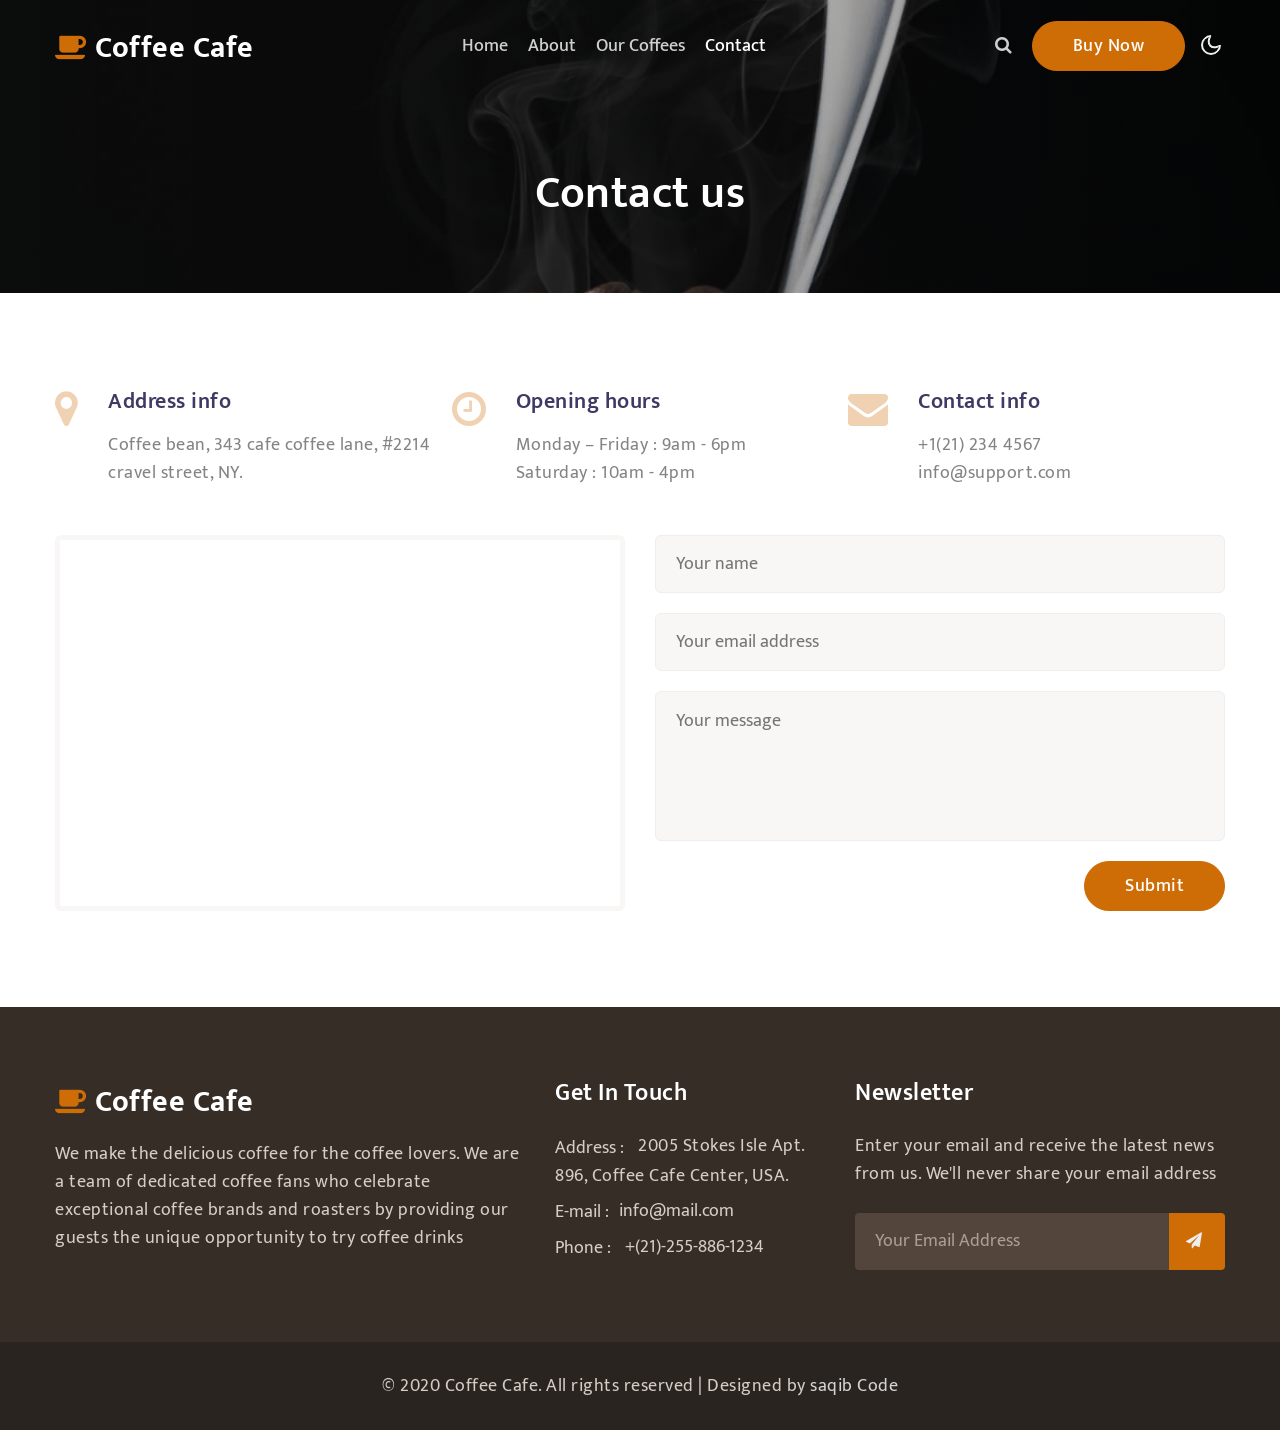
<file: contact.html>
<!doctype html>
<html lang="en">
  <head>
    <!-- Required meta tags -->
    <meta charset="utf-8">
    <meta name="viewport" content="width=device-width, initial-scale=1, shrink-to-fit=no">

    <title>Coffee Cafe - Restaurants Category Bootstrap Responsive Template | Contact : AmnaCode</title>

    <link href="//fonts.googleapis.com/css?family=Mukta:300,400,500" rel="stylesheet">

    <!-- Template CSS -->
    <link rel="stylesheet" href="assets/css/style-starter.css">
  </head>
  <body>
<!--header-->
<header id="site-header" class="fixed-top">
  <div class="container">
      <nav class="navbar navbar-expand-lg stroke px-0 pt-lg-0">
          <h1> <a class="navbar-brand" href="index.html">
                  <span class="fa fa-coffee"></span> Coffee Cafe
              </a></h1>
          <!-- if logo is image enable this   
  <a class="navbar-brand" href="#index.html">
      <img src="image-path" alt="Your logo" title="Your logo" style="height:35px;" />
  </a> -->
          <button class="navbar-toggler  collapsed bg-gradient" type="button" data-toggle="collapse"
              data-target="#navbarTogglerDemo02" aria-controls="navbarTogglerDemo02" aria-expanded="false"
              aria-label="Toggle navigation">
              <span class="navbar-toggler-icon fa icon-expand fa-bars"></span>
              <span class="navbar-toggler-icon fa icon-close fa-times"></span>
          </button>

          <div class="collapse navbar-collapse" id="navbarTogglerDemo02">
              <ul class="navbar-nav mx-lg-auto">
                  <li class="nav-item @@home__active">
                      <a class="nav-link" href="index.html">Home <span class="sr-only">(current)</span></a>
                  </li>
                  <li class="nav-item @@about__active">
                      <a class="nav-link" href="about.html">About</a>
                  </li>
                  <li class="nav-item @@services__active">
                      <a class="nav-link" href="services.html">Our coffees</a>
                  </li>
                  <li class="nav-item active">
                      <a class="nav-link" href="contact.html">Contact</a>
                  </li>
              </ul>

              <!--/search-right-->
              <div class="search-right">
                  <a href="#search" title="search"><span class="fa fa-search" aria-hidden="true"></span></a>
                  <!-- search popup -->
                  <div id="search" class="pop-overlay">
                      <div class="popup">

                          <form action="error.html" method="GET" class="search-box">
                              <input type="search" placeholder="Enter Keyword" name="search" required="required"
                                  autofocus="">
                              <button type="submit" class="btn"><span class="fa fa-search"
                                      aria-hidden="true"></span></button>
                          </form>

                      </div>
                      <a class="close" href="#close">×</a>
                  </div>
                  <!-- /search popup -->
              </div>
              <!--//search-right-->
              <div class="top-quote mr-lg-3 mt-lg-0">
                  <a href="#buytheme" class="btn btn-style btn-primary">Buy Now</a>
              </div>
          </div>
          <!-- toggle switch for light and dark theme -->
          <div class="mobile-position">
              <nav class="navigation">
                  <div class="theme-switch-wrapper">
                      <label class="theme-switch" for="checkbox">
                          <input type="checkbox" id="checkbox">
                          <div class="mode-container">
                              <i class="gg-sun"></i>
                              <i class="gg-moon"></i>
                          </div>
                      </label>
                  </div>
              </nav>
          </div>
          <!-- //toggle switch for light and dark theme -->
      </nav>
  </div>
</header>
<!--/header-->
<section class="w3l-about-breadcrumb">
    <div class="breadcrumb-bg breadcrumb-bg-about py-5">
        <div class="container py-lg-4 py-md-3">
            <h2 class="title">Contact us</h2>
        </div>
    </div>
</section>
<div class="w3l-contact-info py-5" id="contact">
    <div class="container py-lg-5 py-md-4">
        <div class="align-self mt-lg-0 mt-md-5 mt-4">
            <div class="contact-infos">
                <div class="single-contact-infos">
                    <div class="icon-box"> <span class="fa fa-map-marker"></span></div>
                    <div class="text-box">
                        <h3 class="mb-3">Address info</h3>
                        <p>Coffee bean, 343 cafe coffee lane, #2214 cravel street, NY.</p>
                    </div>
                </div>
                <div class="single-contact-infos">
                    <div class="icon-box"> <span class="fa fa-clock-o"></span></div>
                    <div class="text-box">
                        <h3 class="mb-3">Opening hours</h3>
                        <p class=""> Monday – Friday : 9am - 6pm</p>
                        <p class=""> Saturday : 10am - 4pm</p>
                    </div>
                </div>
                <div class="single-contact-infos">
                    <div class="icon-box"> <span class="fa fa-envelope"></span></div>
                    <div class="text-box">
                        <h3 class="mb-3">Contact info</h3>
                        <p class=""><a href="tel:+1(21) 234 4567">+1(21) 234 4567</a></p>
                        <p class=""> <a href="mailto:info@support.com">info@support.com</a></p>
                    </div>
                </div>
            </div>
        </div>
        <div class="row mt-5">
            <div class="col-lg-6 map">
                <iframe
                    src="https://www.google.com/maps/embed?pb=!1m18!1m12!1m3!1d3001161.424489281!2d-78.01909140705047!3d42.72866436845163!2m3!1f0!2f0!3f0!3m2!1i1024!2i768!4f13.1!3m3!1m2!1s0x4ccc4bf0f123a5a9%3A0xddcfc6c1de189567!2sNew%20York%2C%20USA!5e0!3m2!1sen!2sin!4v1570786994395!5m2!1sen!2sin"
                    frameborder="0" allowfullscreen=""></iframe>
            </div>
            <div class="col-lg-6 form-inner-cont mt-lg-0 mt-sm-5 mt-4">
                <form action="https://sendmail.AmnaCode.com/submitForm" method="post" class="signin-form">
                    <div class="form-input">
                        <input type="text" name="w3lName" id="w3lName" placeholder="Your name">
                    </div>
                    <div class="form-input">
                        <input type="email" name="w3lSender" id="w3lSender" placeholder="Your email address"
                            required="">
                    </div>
                    <div class="form-input">
                        <textarea name="w3lMessage" id="w3lMessage" placeholder="Your message" required=""></textarea>
                    </div>
                    <div class="text-right">
                        <button type="submit" class="btn btn-style btn-primary">Submit</button>
                    </div>
                </form>
            </div>
        </div>
    </div>
</div>
<section class="w3l-footer-29-main">
  <div class="footer-29 py-5">
    <div class="container py-lg-4 py-sm-3">
      <div class="row footer-top-29">
        <div class="col-lg-5 footer-list-29 footer-1">
          <h2><a href="index.html" class=""><span class="fa fa-coffee"></span> Coffee Cafe</a></h2>
          <p>We make the delicious coffee for the coffee lovers. We are a team of dedicated coffee fans who celebrate
            exceptional coffee brands and roasters by providing our guests the unique opportunity to try coffee drinks
          </p>
        </div>
        <div class="col-lg-3 col-md-6 footer-list-29 footer-3 mt-lg-0 mt-5">
          <h6 class="footer-title-29">Get in Touch</h6>

          <div class="column2">
            <div class="mb-2">
              <span>Address :</span>
              <p class="contact-para d-inline">2005 Stokes Isle Apt. 896, Coffee Cafe Center, USA.</p>
            </div>
            <div class="">
              <span>E-mail :</span><a href="mailto:info@mail.com">info@mail.com</a>
            </div>
            <div class="mt-2">
              <span>Phone :</span><a href="tel: +(21)-255-886-1234"> +(21)-255-886-1234</a>
            </div>
          </div>
        </div>
        <div class="col-lg-4 col-md-6 footer-list-29 footer-4 mt-lg-0 mt-5">
          <h6 class="footer-title-29">Newsletter </h6>
          <p>Enter your email and receive the latest news from us. We'll never share your email address</p>

          <form action="#" class="subscribe" method="post">
            <input type="email" name="email" placeholder="Your Email Address" required="">
            <button><span class="fa fa-paper-plane"></span></button>
          </form>
        </div>
      </div>

    </div>
  </div>
  <div class="bottom-copies text-center">
    <div class="container">
      <p class="copy-footer-29">© 2020 Coffee Cafe. All rights reserved | Designed by <a
          href="#">saqib Code</a></p>
    </div>
  </div>

  <!-- move top -->
  <button onclick="topFunction()" id="movetop" title="Go to top">
    <span class="fa fa-angle-up"></span>
  </button>
  <script>
    // When the user scrolls down 20px from the top of the document, show the button
    window.onscroll = function () {
      scrollFunction()
    };

    function scrollFunction() {
      if (document.body.scrollTop > 20 || document.documentElement.scrollTop > 20) {
        document.getElementById("movetop").style.display = "block";
      } else {
        document.getElementById("movetop").style.display = "none";
      }
    }

    // When the user clicks on the button, scroll to the top of the document
    function topFunction() {
      document.body.scrollTop = 0;
      document.documentElement.scrollTop = 0;
    }
  </script>
  <!-- //move top -->
</section>

<!-- Template JavaScript -->
<script src="assets/js/jquery-3.3.1.min.js"></script>

<script src="assets/js/theme-change.js"></script>

<!-- js for portfolio lightbox -->
<script src="assets/js/jquery-2.1.4.min.js"></script>
<script src="assets/js/jquery.chocolat.js "></script>
<!--light-box-files -->
<script type="text/javascript ">
  $(function () {
    $('.w3_agile_portfolio_grid a').Chocolat();
  });
</script>
<!-- /js for portfolio lightbox -->

<script src="assets/js/jquery.magnific-popup.min.js"></script>
<script>
  $(document).ready(function () {
    $('.popup-with-zoom-anim').magnificPopup({
      type: 'inline',

      fixedContentPos: false,
      fixedBgPos: true,

      overflowY: 'auto',

      closeBtnInside: true,
      preloader: false,

      midClick: true,
      removalDelay: 300,
      mainClass: 'my-mfp-zoom-in'
    });

    $('.popup-with-move-anim').magnificPopup({
      type: 'inline',

      fixedContentPos: false,
      fixedBgPos: true,

      overflowY: 'auto',

      closeBtnInside: true,
      preloader: false,

      midClick: true,
      removalDelay: 300,
      mainClass: 'my-mfp-slide-bottom'
    });
  });
</script>

<!-- script for testimonials -->
<script>
  $(document).ready(function () {
    $('.owl-testimonial').owlCarousel({
      loop: true,
      margin: 0,
      nav: true,
      dots: false,
      responsiveClass: true,
      autoplay: false,
      autoplayTimeout: 5000,
      autoplaySpeed: 1000,
      autoplayHoverPause: false,
      responsive: {
        0: {
          items: 1,
          nav: true
        },
        480: {
          items: 1,
          nav: true
        },
        667: {
          items: 1,
          nav: true
        },
        1000: {
          items: 1,
          nav: true
        }
      }
    })
  })
</script>
<!-- //script for testimonials -->

<!-- script for blog slider -->
<script>
  $(document).ready(function () {
    $('.owl-two').owlCarousel({
      loop: true,
      margin: 30,
      nav: false,
      responsiveClass: true,
      autoplay: false,
      autoplayTimeout: 5000,
      autoplaySpeed: 1000,
      autoplayHoverPause: false,
      responsive: {
        0: {
          items: 1,
          nav: false
        },
        480: {
          items: 1,
          nav: false
        },
        992: {
          items: 2,
          nav: false
        }
      }
    })
  })
</script>
<!-- //script for blog slider -->

<script src="assets/js/owl.carousel.js"></script>

<!-- script for banner slider-->
<script>
  $(document).ready(function () {
    $('.owl-one').owlCarousel({
      loop: true,
      margin: 0,
      nav: false,
      responsiveClass: true,
      autoplay: false,
      autoplayTimeout: 5000,
      autoplaySpeed: 1000,
      autoplayHoverPause: false,
      responsive: {
        0: {
          items: 1,
          nav: false
        },
        480: {
          items: 1,
          nav: false
        },
        667: {
          items: 1,
          nav: false
        },
        1000: {
          items: 1,
          nav: false
        }
      }
    })
  })
</script>
<!-- //script -->


<!-- disable body scroll which navbar is in active -->
<script>
  $(function () {
    $('.navbar-toggler').click(function () {
      $('body').toggleClass('noscroll');
    })
  });
</script>
<!-- disable body scroll which navbar is in active -->

<!--/MENU-JS-->
<script>
  $(window).on("scroll", function () {
    var scroll = $(window).scrollTop();

    if (scroll >= 80) {
      $("#site-header").addClass("nav-fixed");
    } else {
      $("#site-header").removeClass("nav-fixed");
    }
  });

  //Main navigation Active Class Add Remove
  $(".navbar-toggler").on("click", function () {
    $("header").toggleClass("active");
  });
  $(document).on("ready", function () {
    if ($(window).width() > 991) {
      $("header").removeClass("active");
    }
    $(window).on("resize", function () {
      if ($(window).width() > 991) {
        $("header").removeClass("active");
      }
    });
  });
</script>
<!--//MENU-JS-->

<script src="assets/js/bootstrap.min.js"></script>
</body>

</html>
</file>
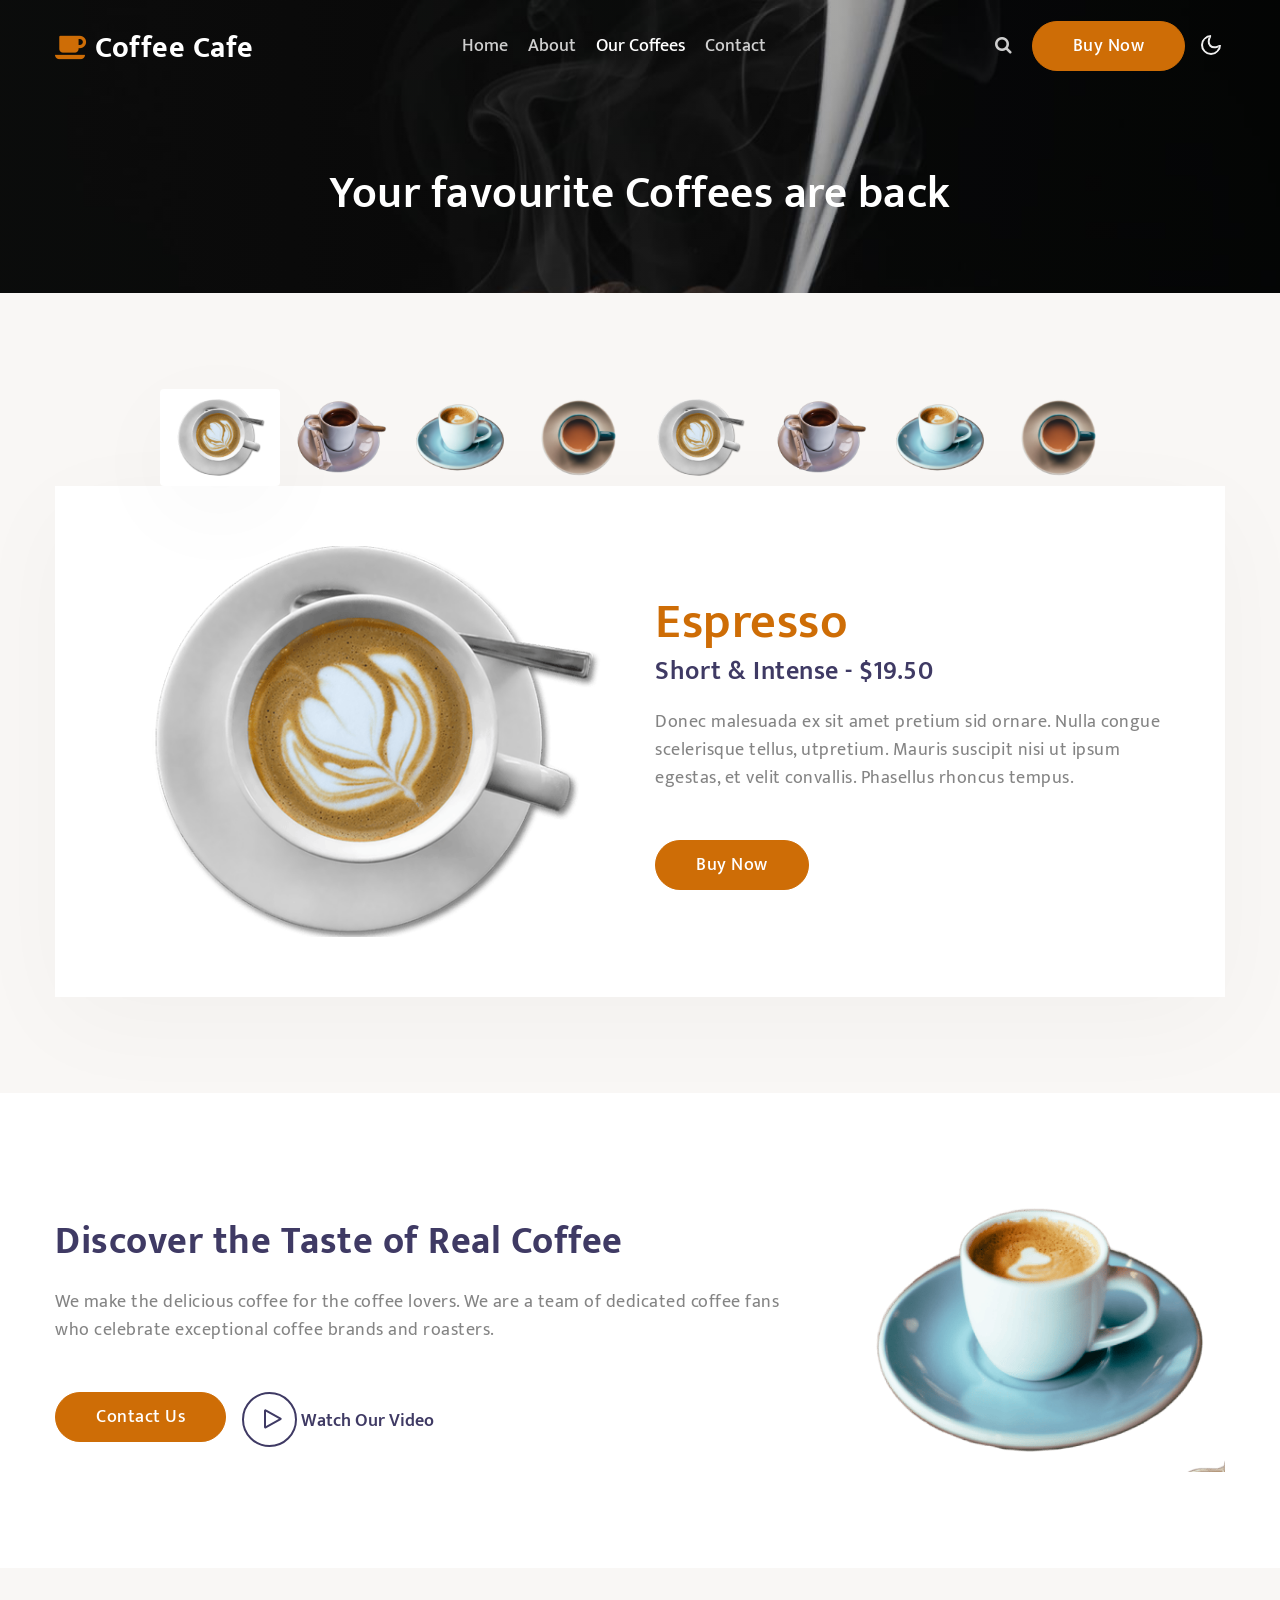
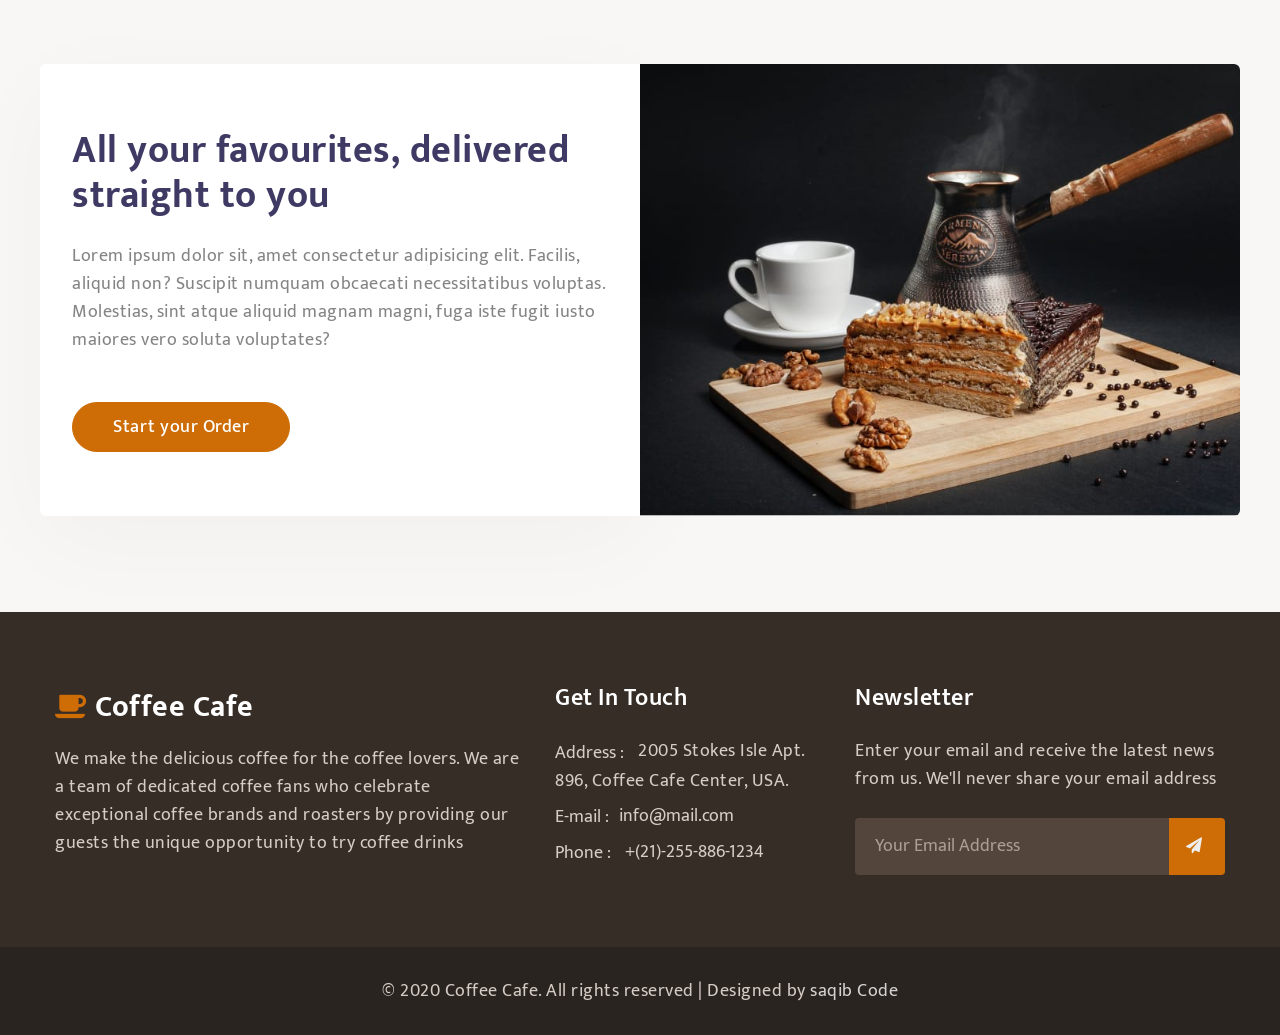
<file: services.html>
<!doctype html>
<html lang="en">
  <head>
    <!-- Required meta tags -->
    <meta charset="utf-8">
    <meta name="viewport" content="width=device-width, initial-scale=1, shrink-to-fit=no">

    <title>Coffee Cafe - Restaurants Category Bootstrap Responsive Template | Coffees : AmnaCode</title>

    <link href="//fonts.googleapis.com/css?family=Mukta:300,400,500" rel="stylesheet">

    <!-- Template CSS -->
    <link rel="stylesheet" href="assets/css/style-starter.css">
  </head>
  <body>
<!--header-->
<header id="site-header" class="fixed-top">
  <div class="container">
      <nav class="navbar navbar-expand-lg stroke px-0 pt-lg-0">
          <h1> <a class="navbar-brand" href="index.html">
                  <span class="fa fa-coffee"></span> Coffee Cafe
              </a></h1>
          <!-- if logo is image enable this   
  <a class="navbar-brand" href="#index.html">
      <img src="image-path" alt="Your logo" title="Your logo" style="height:35px;" />
  </a> -->
          <button class="navbar-toggler  collapsed bg-gradient" type="button" data-toggle="collapse"
              data-target="#navbarTogglerDemo02" aria-controls="navbarTogglerDemo02" aria-expanded="false"
              aria-label="Toggle navigation">
              <span class="navbar-toggler-icon fa icon-expand fa-bars"></span>
              <span class="navbar-toggler-icon fa icon-close fa-times"></span>
          </button>

          <div class="collapse navbar-collapse" id="navbarTogglerDemo02">
              <ul class="navbar-nav mx-lg-auto">
                  <li class="nav-item @@home__active">
                      <a class="nav-link" href="index.html">Home <span class="sr-only">(current)</span></a>
                  </li>
                  <li class="nav-item @@about__active">
                      <a class="nav-link" href="about.html">About</a>
                  </li>
                  <li class="nav-item active">
                      <a class="nav-link" href="services.html">Our coffees</a>
                  </li>
                  <li class="nav-item @@contact__active">
                      <a class="nav-link" href="contact.html">Contact</a>
                  </li>
              </ul>

              <!--/search-right-->
              <div class="search-right">
                  <a href="#search" title="search"><span class="fa fa-search" aria-hidden="true"></span></a>
                  <!-- search popup -->
                  <div id="search" class="pop-overlay">
                      <div class="popup">

                          <form action="error.html" method="GET" class="search-box">
                              <input type="search" placeholder="Enter Keyword" name="search" required="required"
                                  autofocus="">
                              <button type="submit" class="btn"><span class="fa fa-search"
                                      aria-hidden="true"></span></button>
                          </form>

                      </div>
                      <a class="close" href="#close">×</a>
                  </div>
                  <!-- /search popup -->
              </div>
              <!--//search-right-->
              <div class="top-quote mr-lg-3 mt-lg-0">
                  <a href="#buytheme" class="btn btn-style btn-primary">Buy Now</a>
              </div>
          </div>
          <!-- toggle switch for light and dark theme -->
          <div class="mobile-position">
              <nav class="navigation">
                  <div class="theme-switch-wrapper">
                      <label class="theme-switch" for="checkbox">
                          <input type="checkbox" id="checkbox">
                          <div class="mode-container">
                              <i class="gg-sun"></i>
                              <i class="gg-moon"></i>
                          </div>
                      </label>
                  </div>
              </nav>
          </div>
          <!-- //toggle switch for light and dark theme -->
      </nav>
  </div>
</header>
<!--/header-->
<section class="w3l-about-breadcrumb">
    <div class="breadcrumb-bg breadcrumb-bg-about py-5">
        <div class="container py-lg-4 py-md-3">
            <h2 class="title">Your favourite Coffees are back</h2>
        </div>
    </div>
</section>
<!-- tabs team-->
<section class="team py-5" id="team">
	<div class="container py-lg-5 py-md-4 py-2">
		<ul class="nav nav-pills" id="pills-tab1" role="tablist">
			<li class="nav-item">
				<a class="nav-link active" id="pills-team1-tab" data-toggle="pill" href="#pills-team1" role="tab" aria-controls="pills-team1" aria-selected="true"><img src="assets/images/1.png" class="img-fluid" alt="" /></a>
			</li>
			<li class="nav-item">
				<a class="nav-link" id="pills-team2-tab" data-toggle="pill" href="#pills-team2" role="tab" aria-controls="pills-team2" aria-selected="false"><img src="assets/images/2.png" class="img-fluid" alt="" /></a>
			</li>
			<li class="nav-item">
				<a class="nav-link" id="pills-team3-tab" data-toggle="pill" href="#pills-team3" role="tab" aria-controls="pills-team3" aria-selected="false"><img src="assets/images/3.png" class="img-fluid" alt="" /></a>
			</li>
			<li class="nav-item">
				<a class="nav-link" id="pills-team4-tab" data-toggle="pill" href="#pills-team4" role="tab" aria-controls="pills-team4" aria-selected="false"><img src="assets/images/4.png" class="img-fluid" alt="" /></a>
			</li>
			<li class="nav-item">
				<a class="nav-link" id="pills-team5-tab" data-toggle="pill" href="#pills-team1" role="tab" aria-controls="pills-team1" aria-selected="true"><img src="assets/images/1.png" class="img-fluid" alt="" /></a>
			</li>
			<li class="nav-item">
				<a class="nav-link" id="pills-team6-tab" data-toggle="pill" href="#pills-team2" role="tab" aria-controls="pills-team2" aria-selected="false"><img src="assets/images/2.png" class="img-fluid" alt="" /></a>
			</li>
			<li class="nav-item">
				<a class="nav-link" id="pills-team7-tab" data-toggle="pill" href="#pills-team3" role="tab" aria-controls="pills-team3" aria-selected="false"><img src="assets/images/3.png" class="img-fluid" alt="" /></a>
			</li>
			<li class="nav-item">
				<a class="nav-link" id="pills-team8-tab" data-toggle="pill" href="#pills-team4" role="tab" aria-controls="pills-team4" aria-selected="false"><img src="assets/images/4.png" class="img-fluid" alt="" /></a>
			</li>
		</ul>
		<div class="tab-content" id="pills-tabContent1">
			<div class="tab-pane fade show active" id="pills-team1" role="tabpanel" aria-labelledby="pills-team1-tab">
				<div class="team-grids row">
					<div class="col-lg-6">
						<img src="assets/images/1.png" class="img-fluid" alt="" />
					</div>
					<div class="col-lg-6 align-self mt-lg-0 mt-md-5 mt-4">
						<h4>Espresso <span>Short & Intense - $19.50</span></h4>
						<p class="pt-3">Donec malesuada ex sit amet pretium sid ornare. Nulla congue scelerisque tellus, utpretium. Mauris suscipit
                        nisi ut ipsum egestas, et velit convallis. Phasellus rhoncus tempus. </p>
                        <a href="#buy" class="btn btn-style btn-primary mt-md-5 mt-4">Buy Now</a>
					</div>
				</div>
			</div>
			<div class="tab-pane fade" id="pills-team2" role="tabpanel" aria-labelledby="pills-team2-tab">
				<div class="team-grids row">
					<div class="col-lg-6">
						<img src="assets/images/2.png" class="img-fluid" alt="" />
					</div>
					<div class="col-lg-6 align-self mt-lg-0 mt-md-5 mt-4">
						<h4>Americano <span> Simple and smooth - $17.50</span></h4>
						<p class="pt-3">Donec malesuada ex sit amet pretium sid ornare. Nulla congue scelerisque tellus, utpretium. Mauris suscipit
						nisi ut ipsum egestas, et velit convallis. Phasellus rhoncus tempus. </p>
                        <a href="#buy" class="btn btn-style btn-primary mt-md-5 mt-4">Buy Now</a>
					</div>
				</div>
			</div>
			<div class="tab-pane fade" id="pills-team3" role="tabpanel" aria-labelledby="pills-team3-tab">
				<div class="team-grids row">
					<div class="col-lg-6">
						<img src="assets/images/3.png" class="img-fluid" alt="" />
					</div>
					<div class="col-lg-6 align-self mt-lg-0 mt-md-5 mt-4">
						<h4>Latte
                            <span>Mild & Milky - $11.90</span></h4>
						<p class="pt-3">Donec malesuada ex sit amet pretium sid ornare. Nulla congue scelerisque tellus, utpretium. Mauris suscipit
						nisi ut ipsum egestas, et velit convallis. Phasellus rhoncus tempus. </p>
                        <a href="#buy" class="btn btn-style btn-primary mt-md-5 mt-4">Buy Now</a>
					</div>
				</div>
			</div>
			<div class="tab-pane fade" id="pills-team4" role="tabpanel" aria-labelledby="pills-team4-tab">
				<div class="team-grids row">
					<div class="col-lg-6">
						<img src="assets/images/4.png" class="img-fluid" alt="" />
					</div>
					<div class="col-lg-6 align-self mt-lg-0 mt-md-5 mt-4">
						<h4>Cappuccino
                            <span>Famously frothy - $9.00</span></h4>
						<p class="pt-3">Donec malesuada ex sit amet pretium sid ornare. Nulla congue scelerisque tellus, utpretium. Mauris suscipit
						nisi ut ipsum egestas, et velit convallis. Phasellus rhoncus tempus. </p>
                        <a href="#buy" class="btn btn-style btn-primary mt-md-5 mt-4">Buy Now</a>
					</div>
				</div>
			</div>
			<div class="tab-pane fade show" id="pills-team5" role="tabpanel" aria-labelledby="pills-team1-tab">
				<div class="team-grids row">
					<div class="col-lg-6">
						<img src="assets/images/1.png" class="img-fluid" alt="" />
					</div>
					<div class="col-lg-6 align-self mt-lg-0 mt-md-5 mt-4">
						<h4>Cortado
                            <span>Small & Luxurious - $15.00</span></h4>
						<p class="pt-3">Donec malesuada ex sit amet pretium sid ornare. Nulla congue scelerisque tellus, utpretium. Mauris suscipit
						nisi ut ipsum egestas, et velit convallis. Phasellus rhoncus tempus. </p>
                        <a href="#buy" class="btn btn-style btn-primary mt-md-5 mt-4">Buy Now</a>
					</div>
				</div>
			</div>
			<div class="tab-pane fade" id="pills-team2" role="tabpanel" aria-labelledby="pills-team6-tab">
				<div class="team-grids row">
					<div class="col-lg-6">
						<img src="assets/images/2.png" class="img-fluid" alt="" />
					</div>
					<div class="col-lg-6 align-self mt-lg-0 mt-md-5 mt-4">
						<h4>Flat White
                            <span>Rich & Velvety - $11.99</span></h4>
						<p class="pt-3">Donec malesuada ex sit amet pretium sid ornare. Nulla congue scelerisque tellus, utpretium. Mauris suscipit
						nisi ut ipsum egestas, et velit convallis. Phasellus rhoncus tempus. </p>
                        <a href="#buy" class="btn btn-style btn-primary mt-md-5 mt-4">Buy Now</a>
					</div>
				</div>
			</div>
			<div class="tab-pane fade" id="pills-team3" role="tabpanel" aria-labelledby="pills-team7-tab">
				<div class="team-grids row">
					<div class="col-lg-6">
						<img src="assets/images/3.png" class="img-fluid" alt="" />
					</div>
					<div class="col-lg-6 align-self mt-lg-0 mt-md-5 mt-4">
						<h4>Espresso <span>Short & Intense - $19.50</span></h4>
						<p class="pt-3">Donec malesuada ex sit amet pretium sid ornare. Nulla congue scelerisque tellus, utpretium. Mauris suscipit
						nisi ut ipsum egestas, et velit convallis. Phasellus rhoncus tempus. </p>
                        <a href="#buy" class="btn btn-style btn-primary mt-md-5 mt-4">Buy Now</a>
					</div>
				</div>
			</div>
			<div class="tab-pane fade" id="pills-team4" role="tabpanel" aria-labelledby="pills-team8-tab">
				<div class="team-grids row">
					<div class="col-lg-6">
						<img src="assets/images/4.png" class="img-fluid" alt="" />
					</div>
					<div class="col-lg-6 align-self mt-lg-0 mt-md-5 mt-4">
						<h4>Latte
                            <span>Mild & Milky - $08.50</span></h4>
						<p class="pt-3">Donec malesuada ex sit amet pretium sid ornare. Nulla congue scelerisque tellus, utpretium. Mauris suscipit
						nisi ut ipsum egestas, et velit convallis. Phasellus rhoncus tempus. </p>
                        <a href="#buy" class="btn btn-style btn-primary mt-md-5 mt-4">Buy Now</a>
					</div>
				</div>
			</div>
		</div>
	</div>
</section>
<!-- //tabs team -->
<div class="w3l-text py-5">
    <div class="container py-lg-5 py-4">
        <div class="row text-inner">
            <div class="col-lg-8 pr-lg-5 align-self">
                <h3 class="title-big mb-4">Discover the Taste of Real Coffee</h3>
                <p>We make the delicious coffee for the coffee lovers. We are a team of dedicated coffee fans who
                    celebrate
                    exceptional coffee brands and roasters.</p>
                <a class="btn btn-style btn-primary mt-sm-5 mt-4 mr-lg-3 mr-1" href="#order"> Contact Us</a>
                <a href="#small-dialog1"
                    class="popup-with-zoom-anim play-view text-center position-absolute mt-sm-5 mt-4">
                    <span class="video-play-icon">
                        <span class="fa fa-play"></span>
                    </span>
                    Watch Our Video
                </a>
                <!-- dialog itself, mfp-hide class is required to make dialog hidden -->
                <div id="small-dialog1" class="zoom-anim-dialog mfp-hide">
                    <iframe src="https://www.youtube.com/embed/3zBcpK52ZSM" allow="autoplay; fullscreen"
                        allowfullscreen=""></iframe>
                </div>
            </div>
            <div class="col-lg-4 mt-lg-0 mt-4">
                <img src="assets/images/3.png" class="img-fluid" alt="">
            </div>
        </div>
    </div>
</div>
<section class="w3l-specification-6 py-5">
    <!-- /specification-6-->
    <div class="specification-6-mian py-lg-5 py-md-4">
        <div class="container">
            <div class="align-counter-6-inf-cols row">
                <div class="counter-6-inf-right1 col-lg-6">
                    <h3 class="title-big">All your favourites, delivered straight to you</h3>
                    <p class="mt-4">Lorem ipsum dolor sit, amet consectetur adipisicing elit. Facilis, aliquid non?
                        Suscipit numquam
                        obcaecati necessitatibus voluptas. Molestias, sint atque aliquid magnam magni, fuga iste fugit
                        iusto maiores vero soluta voluptates?</p>
                    <a class="btn btn-style btn-primary mt-sm-5 mt-4" href="#order"> Start your Order</a>
                </div>
                <div class="counter-6-inf-left1 col-lg-6">

                </div>
            </div>
        </div>
    </div>
</section>
<!-- //specification-6-->
<section class="w3l-footer-29-main">
  <div class="footer-29 py-5">
    <div class="container py-lg-4 py-sm-3">
      <div class="row footer-top-29">
        <div class="col-lg-5 footer-list-29 footer-1">
          <h2><a href="index.html" class=""><span class="fa fa-coffee"></span> Coffee Cafe</a></h2>
          <p>We make the delicious coffee for the coffee lovers. We are a team of dedicated coffee fans who celebrate
            exceptional coffee brands and roasters by providing our guests the unique opportunity to try coffee drinks
          </p>
        </div>
        <div class="col-lg-3 col-md-6 footer-list-29 footer-3 mt-lg-0 mt-5">
          <h6 class="footer-title-29">Get in Touch</h6>

          <div class="column2">
            <div class="mb-2">
              <span>Address :</span>
              <p class="contact-para d-inline">2005 Stokes Isle Apt. 896, Coffee Cafe Center, USA.</p>
            </div>
            <div class="">
              <span>E-mail :</span><a href="mailto:info@mail.com">info@mail.com</a>
            </div>
            <div class="mt-2">
              <span>Phone :</span><a href="tel: +(21)-255-886-1234"> +(21)-255-886-1234</a>
            </div>
          </div>
        </div>
        <div class="col-lg-4 col-md-6 footer-list-29 footer-4 mt-lg-0 mt-5">
          <h6 class="footer-title-29">Newsletter </h6>
          <p>Enter your email and receive the latest news from us. We'll never share your email address</p>

          <form action="#" class="subscribe" method="post">
            <input type="email" name="email" placeholder="Your Email Address" required="">
            <button><span class="fa fa-paper-plane"></span></button>
          </form>
        </div>
      </div>

    </div>
  </div>
  <div class="bottom-copies text-center">
    <div class="container">
      <p class="copy-footer-29">© 2020 Coffee Cafe. All rights reserved | Designed by <a
          href="#">saqib Code</a></p>
    </div>
  </div>

  <!-- move top -->
  <button onclick="topFunction()" id="movetop" title="Go to top">
    <span class="fa fa-angle-up"></span>
  </button>
  <script>
    // When the user scrolls down 20px from the top of the document, show the button
    window.onscroll = function () {
      scrollFunction()
    };

    function scrollFunction() {
      if (document.body.scrollTop > 20 || document.documentElement.scrollTop > 20) {
        document.getElementById("movetop").style.display = "block";
      } else {
        document.getElementById("movetop").style.display = "none";
      }
    }

    // When the user clicks on the button, scroll to the top of the document
    function topFunction() {
      document.body.scrollTop = 0;
      document.documentElement.scrollTop = 0;
    }
  </script>
  <!-- //move top -->
</section>

<!-- Template JavaScript -->
<script src="assets/js/jquery-3.3.1.min.js"></script>

<script src="assets/js/theme-change.js"></script>

<!-- js for portfolio lightbox -->
<script src="assets/js/jquery-2.1.4.min.js"></script>
<script src="assets/js/jquery.chocolat.js "></script>
<!--light-box-files -->
<script type="text/javascript ">
  $(function () {
    $('.w3_agile_portfolio_grid a').Chocolat();
  });
</script>
<!-- /js for portfolio lightbox -->

<script src="assets/js/jquery.magnific-popup.min.js"></script>
<script>
  $(document).ready(function () {
    $('.popup-with-zoom-anim').magnificPopup({
      type: 'inline',

      fixedContentPos: false,
      fixedBgPos: true,

      overflowY: 'auto',

      closeBtnInside: true,
      preloader: false,

      midClick: true,
      removalDelay: 300,
      mainClass: 'my-mfp-zoom-in'
    });

    $('.popup-with-move-anim').magnificPopup({
      type: 'inline',

      fixedContentPos: false,
      fixedBgPos: true,

      overflowY: 'auto',

      closeBtnInside: true,
      preloader: false,

      midClick: true,
      removalDelay: 300,
      mainClass: 'my-mfp-slide-bottom'
    });
  });
</script>

<!-- script for testimonials -->
<script>
  $(document).ready(function () {
    $('.owl-testimonial').owlCarousel({
      loop: true,
      margin: 0,
      nav: true,
      dots: false,
      responsiveClass: true,
      autoplay: false,
      autoplayTimeout: 5000,
      autoplaySpeed: 1000,
      autoplayHoverPause: false,
      responsive: {
        0: {
          items: 1,
          nav: true
        },
        480: {
          items: 1,
          nav: true
        },
        667: {
          items: 1,
          nav: true
        },
        1000: {
          items: 1,
          nav: true
        }
      }
    })
  })
</script>
<!-- //script for testimonials -->

<!-- script for blog slider -->
<script>
  $(document).ready(function () {
    $('.owl-two').owlCarousel({
      loop: true,
      margin: 30,
      nav: false,
      responsiveClass: true,
      autoplay: false,
      autoplayTimeout: 5000,
      autoplaySpeed: 1000,
      autoplayHoverPause: false,
      responsive: {
        0: {
          items: 1,
          nav: false
        },
        480: {
          items: 1,
          nav: false
        },
        992: {
          items: 2,
          nav: false
        }
      }
    })
  })
</script>
<!-- //script for blog slider -->

<script src="assets/js/owl.carousel.js"></script>

<!-- script for banner slider-->
<script>
  $(document).ready(function () {
    $('.owl-one').owlCarousel({
      loop: true,
      margin: 0,
      nav: false,
      responsiveClass: true,
      autoplay: false,
      autoplayTimeout: 5000,
      autoplaySpeed: 1000,
      autoplayHoverPause: false,
      responsive: {
        0: {
          items: 1,
          nav: false
        },
        480: {
          items: 1,
          nav: false
        },
        667: {
          items: 1,
          nav: false
        },
        1000: {
          items: 1,
          nav: false
        }
      }
    })
  })
</script>
<!-- //script -->


<!-- disable body scroll which navbar is in active -->
<script>
  $(function () {
    $('.navbar-toggler').click(function () {
      $('body').toggleClass('noscroll');
    })
  });
</script>
<!-- disable body scroll which navbar is in active -->

<!--/MENU-JS-->
<script>
  $(window).on("scroll", function () {
    var scroll = $(window).scrollTop();

    if (scroll >= 80) {
      $("#site-header").addClass("nav-fixed");
    } else {
      $("#site-header").removeClass("nav-fixed");
    }
  });

  //Main navigation Active Class Add Remove
  $(".navbar-toggler").on("click", function () {
    $("header").toggleClass("active");
  });
  $(document).on("ready", function () {
    if ($(window).width() > 991) {
      $("header").removeClass("active");
    }
    $(window).on("resize", function () {
      if ($(window).width() > 991) {
        $("header").removeClass("active");
      }
    });
  });
</script>
<!--//MENU-JS-->

<script src="assets/js/bootstrap.min.js"></script>
</body>

</html>
</file>
<file: assets/css/style-starter.css>
@charset "UTF-8";
/*--
Author: W3layouts
Author URL: http://w3layouts.com
--*/
/*!
 * Bootstrap v4.4.1 (https://getbootstrap.com/)
 * Copyright 2011-2019 The Bootstrap Authors
 * Copyright 2011-2019 Twitter, Inc.
 * Licensed under MIT (https://github.com/twbs/bootstrap/blob/master/LICENSE)
 */
:root {
  --blue: #007bff;
  --indigo: #6610f2;
  --purple: #6f42c1;
  --pink: #e83e8c;
  --red: #dc3545;
  --orange: #fd7e14;
  --yellow: #ffc107;
  --green: #28a745;
  --teal: #20c997;
  --cyan: #17a2b8;
  --white: #fff;
  --gray: #6c757d;
  --gray-dark: #343a40;
  --primary: #ce6d06;
  --secondary: #f8b195;
  --success: #28a745;
  --info: #17a2b8;
  --warning: #ffc107;
  --danger: #dc3545;
  --light: #f8f9fa;
  --dark: #343a40;
  --breakpoint-xs: 0;
  --breakpoint-sm: 576px;
  --breakpoint-md: 768px;
  --breakpoint-lg: 992px;
  --breakpoint-xl: 1200px;
  --font-family-sans-serif: -apple-system, BlinkMacSystemFont, "Segoe UI", Roboto, "Helvetica Neue", Arial, "Noto Sans", sans-serif, "Apple Color Emoji", "Segoe UI Emoji", "Segoe UI Symbol", "Noto Color Emoji";
  --font-family-monospace: SFMono-Regular, Menlo, Monaco, Consolas, "Liberation Mono", "Courier New", monospace; }

*,
*::before,
*::after {
  box-sizing: border-box; }

html {
  font-family: sans-serif;
  line-height: 1.15;
  -webkit-text-size-adjust: 100%;
  -webkit-tap-highlight-color: rgba(0, 0, 0, 0); }

article, aside, figcaption, figure, footer, header, hgroup, main, nav, section {
  display: block; }

body {
  margin: 0;
  font-family: -apple-system, BlinkMacSystemFont, "Segoe UI", Roboto, "Helvetica Neue", Arial, "Noto Sans", sans-serif, "Apple Color Emoji", "Segoe UI Emoji", "Segoe UI Symbol", "Noto Color Emoji";
  font-size: 1rem;
  font-weight: 400;
  line-height: 1.5;
  color: #212529;
  text-align: left;
  background-color: #fff; }

[tabindex="-1"]:focus:not(:focus-visible) {
  outline: 0 !important; }

hr {
  box-sizing: content-box;
  height: 0;
  overflow: visible; }

h1, h2, h3, h4, h5, h6 {
  margin-top: 0;
  margin-bottom: 0.5rem; }

p {
  margin-top: 0;
  margin-bottom: 1rem; }

abbr[title],
abbr[data-original-title] {
  text-decoration: underline;
  -webkit-text-decoration: underline dotted;
          text-decoration: underline dotted;
  cursor: help;
  border-bottom: 0;
  -webkit-text-decoration-skip-ink: none;
          text-decoration-skip-ink: none; }

address {
  margin-bottom: 1rem;
  font-style: normal;
  line-height: inherit; }

ol,
ul,
dl {
  margin-top: 0;
  margin-bottom: 1rem; }

ol ol,
ul ul,
ol ul,
ul ol {
  margin-bottom: 0; }

dt {
  font-weight: 700; }

dd {
  margin-bottom: .5rem;
  margin-left: 0; }

blockquote {
  margin: 0 0 1rem; }

b,
strong {
  font-weight: bolder; }

small {
  font-size: 80%; }

sub,
sup {
  position: relative;
  font-size: 75%;
  line-height: 0;
  vertical-align: baseline; }

sub {
  bottom: -.25em; }

sup {
  top: -.5em; }

a {
  color: #ce6d06;
  text-decoration: none;
  background-color: transparent; }
  a:hover {
    color: #844604;
    text-decoration: underline; }

a:not([href]) {
  color: inherit;
  text-decoration: none; }
  a:not([href]):hover {
    color: inherit;
    text-decoration: none; }

pre,
code,
kbd,
samp {
  font-family: SFMono-Regular, Menlo, Monaco, Consolas, "Liberation Mono", "Courier New", monospace;
  font-size: 1em; }

pre {
  margin-top: 0;
  margin-bottom: 1rem;
  overflow: auto; }

figure {
  margin: 0 0 1rem; }

img {
  vertical-align: middle;
  border-style: none; }

svg {
  overflow: hidden;
  vertical-align: middle; }

table {
  border-collapse: collapse; }

caption {
  padding-top: 0.75rem;
  padding-bottom: 0.75rem;
  color: #6c757d;
  text-align: left;
  caption-side: bottom; }

th {
  text-align: inherit; }

label {
  display: inline-block;
  margin-bottom: 0.5rem; }

button {
  border-radius: 0; }

button:focus {
  outline: 1px dotted;
  outline: 5px auto -webkit-focus-ring-color; }

input,
button,
select,
optgroup,
textarea {
  margin: 0;
  font-family: inherit;
  font-size: inherit;
  line-height: inherit; }

button,
input {
  overflow: visible; }

button,
select {
  text-transform: none; }

select {
  word-wrap: normal; }

button,
[type="button"],
[type="reset"],
[type="submit"] {
  -webkit-appearance: button; }

button:not(:disabled),
[type="button"]:not(:disabled),
[type="reset"]:not(:disabled),
[type="submit"]:not(:disabled) {
  cursor: pointer; }

button::-moz-focus-inner,
[type="button"]::-moz-focus-inner,
[type="reset"]::-moz-focus-inner,
[type="submit"]::-moz-focus-inner {
  padding: 0;
  border-style: none; }

input[type="radio"],
input[type="checkbox"] {
  box-sizing: border-box;
  padding: 0; }

input[type="date"],
input[type="time"],
input[type="datetime-local"],
input[type="month"] {
  -webkit-appearance: listbox; }

textarea {
  overflow: auto;
  resize: vertical; }

fieldset {
  min-width: 0;
  padding: 0;
  margin: 0;
  border: 0; }

legend {
  display: block;
  width: 100%;
  max-width: 100%;
  padding: 0;
  margin-bottom: .5rem;
  font-size: 1.5rem;
  line-height: inherit;
  color: inherit;
  white-space: normal; }
  @media (max-width: 1200px) {
    legend {
      font-size: calc(1.275rem + 0.3vw) ; } }

progress {
  vertical-align: baseline; }

[type="number"]::-webkit-inner-spin-button,
[type="number"]::-webkit-outer-spin-button {
  height: auto; }

[type="search"] {
  outline-offset: -2px;
  -webkit-appearance: none; }

[type="search"]::-webkit-search-decoration {
  -webkit-appearance: none; }

::-webkit-file-upload-button {
  font: inherit;
  -webkit-appearance: button; }

output {
  display: inline-block; }

summary {
  display: list-item;
  cursor: pointer; }

template {
  display: none; }

[hidden] {
  display: none !important; }

h1, h2, h3, h4, h5, h6,
.h1, .h2, .h3, .h4, .h5, .h6 {
  margin-bottom: 0.5rem;
  font-weight: 500;
  line-height: 1.2; }

h1, .h1 {
  font-size: 2.5rem; }
  @media (max-width: 1200px) {
    h1, .h1 {
      font-size: calc(1.375rem + 1.5vw) ; } }

h2, .h2 {
  font-size: 2rem; }
  @media (max-width: 1200px) {
    h2, .h2 {
      font-size: calc(1.325rem + 0.9vw) ; } }

h3, .h3 {
  font-size: 1.75rem; }
  @media (max-width: 1200px) {
    h3, .h3 {
      font-size: calc(1.3rem + 0.6vw) ; } }

h4, .h4 {
  font-size: 1.5rem; }
  @media (max-width: 1200px) {
    h4, .h4 {
      font-size: calc(1.275rem + 0.3vw) ; } }

h5, .h5 {
  font-size: 1.25rem; }

h6, .h6 {
  font-size: 1rem; }

.lead {
  font-size: 1.25rem;
  font-weight: 300; }

.display-1 {
  font-size: 6rem;
  font-weight: 300;
  line-height: 1.2; }
  @media (max-width: 1200px) {
    .display-1 {
      font-size: calc(1.725rem + 5.7vw) ; } }

.display-2 {
  font-size: 5.5rem;
  font-weight: 300;
  line-height: 1.2; }
  @media (max-width: 1200px) {
    .display-2 {
      font-size: calc(1.675rem + 5.1vw) ; } }

.display-3 {
  font-size: 4.5rem;
  font-weight: 300;
  line-height: 1.2; }
  @media (max-width: 1200px) {
    .display-3 {
      font-size: calc(1.575rem + 3.9vw) ; } }

.display-4 {
  font-size: 3.5rem;
  font-weight: 300;
  line-height: 1.2; }
  @media (max-width: 1200px) {
    .display-4 {
      font-size: calc(1.475rem + 2.7vw) ; } }

hr {
  margin-top: 1rem;
  margin-bottom: 1rem;
  border: 0;
  border-top: 1px solid rgba(0, 0, 0, 0.1); }

small,
.small {
  font-size: 80%;
  font-weight: 400; }

mark,
.mark {
  padding: 0.2em;
  background-color: #fcf8e3; }

.list-unstyled {
  padding-left: 0;
  list-style: none; }

.list-inline {
  padding-left: 0;
  list-style: none; }

.list-inline-item {
  display: inline-block; }
  .list-inline-item:not(:last-child) {
    margin-right: 0.5rem; }

.initialism {
  font-size: 90%;
  text-transform: uppercase; }

.blockquote {
  margin-bottom: 1rem;
  font-size: 1.25rem; }

.blockquote-footer {
  display: block;
  font-size: 80%;
  color: #6c757d; }
  .blockquote-footer::before {
    content: "\2014\00A0"; }

.img-fluid {
  max-width: 100%;
  height: auto; }

.img-thumbnail {
  padding: 0.25rem;
  background-color: #fff;
  border: 1px solid #dee2e6;
  border-radius: 0.25rem;
  max-width: 100%;
  height: auto; }

.figure {
  display: inline-block; }

.figure-img {
  margin-bottom: 0.5rem;
  line-height: 1; }

.figure-caption {
  font-size: 90%;
  color: #6c757d; }

code {
  font-size: 87.5%;
  color: #e83e8c;
  word-wrap: break-word; }
  a > code {
    color: inherit; }

kbd {
  padding: 0.2rem 0.4rem;
  font-size: 87.5%;
  color: #fff;
  background-color: #212529;
  border-radius: 0.2rem; }
  kbd kbd {
    padding: 0;
    font-size: 100%;
    font-weight: 700; }

pre {
  display: block;
  font-size: 87.5%;
  color: #212529; }
  pre code {
    font-size: inherit;
    color: inherit;
    word-break: normal; }

.pre-scrollable {
  max-height: 340px;
  overflow-y: scroll; }
 /* container start */
.container {
  width: 100%;
  padding-right: 15px;
  padding-left: 15px;
  margin-right: auto;
  margin-left: auto; }
  @media (min-width: 576px) {
    .container {
      max-width: 540px; } }
  @media (min-width: 768px) {
    .container {
      max-width: 720px; } }
  @media (min-width: 992px) {
    .container {
      max-width: 960px; } }
  @media (min-width: 1200px) {
    .container {
      max-width: 1140px; } }

.container-fluid, .container-sm, .container-md, .container-lg, .container-xl {
  width: 100%;
  padding-right: 15px;
  padding-left: 15px;
  margin-right: auto;
  margin-left: auto; }

@media (min-width: 576px) {
  .container, .container-sm {
    max-width: 540px; } }

@media (min-width: 768px) {
  .container, .container-sm, .container-md {
    max-width: 720px; } }

@media (min-width: 992px) {
  .container, .container-sm, .container-md, .container-lg {
    max-width: 960px; } }

@media (min-width: 1200px) {
  .container, .container-sm, .container-md, .container-lg, .container-xl {
    max-width: 1140px; } }
    /* container ends */
.row {
  display: flex;
  flex-wrap: wrap;
  margin-right: -15px;
  margin-left: -15px; }

.no-gutters {
  margin-right: 0;
  margin-left: 0; }
  .no-gutters > .col,
  .no-gutters > [class*="col-"] {
    padding-right: 0;
    padding-left: 0; }

.col-1, .col-2, .col-3, .col-4, .col-5, .col-6, .col-7, .col-8, .col-9, .col-10, .col-11, .col-12, .col,
.col-auto, .col-sm-1, .col-sm-2, .col-sm-3, .col-sm-4, .col-sm-5, .col-sm-6, .col-sm-7, .col-sm-8, .col-sm-9, .col-sm-10, .col-sm-11, .col-sm-12, .col-sm,
.col-sm-auto, .col-md-1, .col-md-2, .col-md-3, .col-md-4, .col-md-5, .col-md-6, .col-md-7, .col-md-8, .col-md-9, .col-md-10, .col-md-11, .col-md-12, .col-md,
.col-md-auto, .col-lg-1, .col-lg-2, .col-lg-3, .col-lg-4, .col-lg-5, .col-lg-6, .col-lg-7, .col-lg-8, .col-lg-9, .col-lg-10, .col-lg-11, .col-lg-12, .col-lg,
.col-lg-auto, .col-xl-1, .col-xl-2, .col-xl-3, .col-xl-4, .col-xl-5, .col-xl-6, .col-xl-7, .col-xl-8, .col-xl-9, .col-xl-10, .col-xl-11, .col-xl-12, .col-xl,
.col-xl-auto {
  position: relative;
  width: 100%;
  padding-right: 15px;
  padding-left: 15px; }

.col {
  flex-basis: 0;
  flex-grow: 1;
  max-width: 100%; }

.row-cols-1 > * {
  flex: 0 0 100%;
  max-width: 100%; }

.row-cols-2 > * {
  flex: 0 0 50%;
  max-width: 50%; }

.row-cols-3 > * {
  flex: 0 0 33.33333%;
  max-width: 33.33333%; }

.row-cols-4 > * {
  flex: 0 0 25%;
  max-width: 25%; }

.row-cols-5 > * {
  flex: 0 0 20%;
  max-width: 20%; }

.row-cols-6 > * {
  flex: 0 0 16.66667%;
  max-width: 16.66667%; }

.col-auto {
  flex: 0 0 auto;
  width: auto;
  max-width: 100%; }

.col-1 {
  flex: 0 0 8.33333%;
  max-width: 8.33333%; }

.col-2 {
  flex: 0 0 16.66667%;
  max-width: 16.66667%; }

.col-3 {
  flex: 0 0 25%;
  max-width: 25%; }

.col-4 {
  flex: 0 0 33.33333%;
  max-width: 33.33333%; }

.col-5 {
  flex: 0 0 41.66667%;
  max-width: 41.66667%; }

.col-6 {
  flex: 0 0 50%;
  max-width: 50%; }

.col-7 {
  flex: 0 0 58.33333%;
  max-width: 58.33333%; }

.col-8 {
  flex: 0 0 66.66667%;
  max-width: 66.66667%; }

.col-9 {
  flex: 0 0 75%;
  max-width: 75%; }

.col-10 {
  flex: 0 0 83.33333%;
  max-width: 83.33333%; }

.col-11 {
  flex: 0 0 91.66667%;
  max-width: 91.66667%; }

.col-12 {
  flex: 0 0 100%;
  max-width: 100%; }

.order-first {
  order: -1; }

.order-last {
  order: 13; }

.order-0 {
  order: 0; }

.order-1 {
  order: 1; }

.order-2 {
  order: 2; }

.order-3 {
  order: 3; }

.order-4 {
  order: 4; }

.order-5 {
  order: 5; }

.order-6 {
  order: 6; }

.order-7 {
  order: 7; }

.order-8 {
  order: 8; }

.order-9 {
  order: 9; }

.order-10 {
  order: 10; }

.order-11 {
  order: 11; }

.order-12 {
  order: 12; }

.offset-1 {
  margin-left: 8.33333%; }

.offset-2 {
  margin-left: 16.66667%; }

.offset-3 {
  margin-left: 25%; }

.offset-4 {
  margin-left: 33.33333%; }

.offset-5 {
  margin-left: 41.66667%; }

.offset-6 {
  margin-left: 50%; }

.offset-7 {
  margin-left: 58.33333%; }

.offset-8 {
  margin-left: 66.66667%; }

.offset-9 {
  margin-left: 75%; }

.offset-10 {
  margin-left: 83.33333%; }

.offset-11 {
  margin-left: 91.66667%; }

@media (min-width: 576px) {
  .col-sm {
    flex-basis: 0;
    flex-grow: 1;
    max-width: 100%; }
  .row-cols-sm-1 > * {
    flex: 0 0 100%;
    max-width: 100%; }
  .row-cols-sm-2 > * {
    flex: 0 0 50%;
    max-width: 50%; }
  .row-cols-sm-3 > * {
    flex: 0 0 33.33333%;
    max-width: 33.33333%; }
  .row-cols-sm-4 > * {
    flex: 0 0 25%;
    max-width: 25%; }
  .row-cols-sm-5 > * {
    flex: 0 0 20%;
    max-width: 20%; }
  .row-cols-sm-6 > * {
    flex: 0 0 16.66667%;
    max-width: 16.66667%; }
  .col-sm-auto {
    flex: 0 0 auto;
    width: auto;
    max-width: 100%; }
  .col-sm-1 {
    flex: 0 0 8.33333%;
    max-width: 8.33333%; }
  .col-sm-2 {
    flex: 0 0 16.66667%;
    max-width: 16.66667%; }
  .col-sm-3 {
    flex: 0 0 25%;
    max-width: 25%; }
  .col-sm-4 {
    flex: 0 0 33.33333%;
    max-width: 33.33333%; }
  .col-sm-5 {
    flex: 0 0 41.66667%;
    max-width: 41.66667%; }
  .col-sm-6 {
    flex: 0 0 50%;
    max-width: 50%; }
  .col-sm-7 {
    flex: 0 0 58.33333%;
    max-width: 58.33333%; }
  .col-sm-8 {
    flex: 0 0 66.66667%;
    max-width: 66.66667%; }
  .col-sm-9 {
    flex: 0 0 75%;
    max-width: 75%; }
  .col-sm-10 {
    flex: 0 0 83.33333%;
    max-width: 83.33333%; }
  .col-sm-11 {
    flex: 0 0 91.66667%;
    max-width: 91.66667%; }
  .col-sm-12 {
    flex: 0 0 100%;
    max-width: 100%; }
  .order-sm-first {
    order: -1; }
  .order-sm-last {
    order: 13; }
  .order-sm-0 {
    order: 0; }
  .order-sm-1 {
    order: 1; }
  .order-sm-2 {
    order: 2; }
  .order-sm-3 {
    order: 3; }
  .order-sm-4 {
    order: 4; }
  .order-sm-5 {
    order: 5; }
  .order-sm-6 {
    order: 6; }
  .order-sm-7 {
    order: 7; }
  .order-sm-8 {
    order: 8; }
  .order-sm-9 {
    order: 9; }
  .order-sm-10 {
    order: 10; }
  .order-sm-11 {
    order: 11; }
  .order-sm-12 {
    order: 12; }
  .offset-sm-0 {
    margin-left: 0; }
  .offset-sm-1 {
    margin-left: 8.33333%; }
  .offset-sm-2 {
    margin-left: 16.66667%; }
  .offset-sm-3 {
    margin-left: 25%; }
  .offset-sm-4 {
    margin-left: 33.33333%; }
  .offset-sm-5 {
    margin-left: 41.66667%; }
  .offset-sm-6 {
    margin-left: 50%; }
  .offset-sm-7 {
    margin-left: 58.33333%; }
  .offset-sm-8 {
    margin-left: 66.66667%; }
  .offset-sm-9 {
    margin-left: 75%; }
  .offset-sm-10 {
    margin-left: 83.33333%; }
  .offset-sm-11 {
    margin-left: 91.66667%; } }

@media (min-width: 768px) {
  .col-md {
    flex-basis: 0;
    flex-grow: 1;
    max-width: 100%; }
  .row-cols-md-1 > * {
    flex: 0 0 100%;
    max-width: 100%; }
  .row-cols-md-2 > * {
    flex: 0 0 50%;
    max-width: 50%; }
  .row-cols-md-3 > * {
    flex: 0 0 33.33333%;
    max-width: 33.33333%; }
  .row-cols-md-4 > * {
    flex: 0 0 25%;
    max-width: 25%; }
  .row-cols-md-5 > * {
    flex: 0 0 20%;
    max-width: 20%; }
  .row-cols-md-6 > * {
    flex: 0 0 16.66667%;
    max-width: 16.66667%; }
  .col-md-auto {
    flex: 0 0 auto;
    width: auto;
    max-width: 100%; }
  .col-md-1 {
    flex: 0 0 8.33333%;
    max-width: 8.33333%; }
  .col-md-2 {
    flex: 0 0 16.66667%;
    max-width: 16.66667%; }
  .col-md-3 {
    flex: 0 0 25%;
    max-width: 25%; }
  .col-md-4 {
    flex: 0 0 33.33333%;
    max-width: 33.33333%; }
  .col-md-5 {
    flex: 0 0 41.66667%;
    max-width: 41.66667%; }
  .col-md-6 {
    flex: 0 0 50%;
    max-width: 50%; }
  .col-md-7 {
    flex: 0 0 58.33333%;
    max-width: 58.33333%; }
  .col-md-8 {
    flex: 0 0 66.66667%;
    max-width: 66.66667%; }
  .col-md-9 {
    flex: 0 0 75%;
    max-width: 75%; }
  .col-md-10 {
    flex: 0 0 83.33333%;
    max-width: 83.33333%; }
  .col-md-11 {
    flex: 0 0 91.66667%;
    max-width: 91.66667%; }
  .col-md-12 {
    flex: 0 0 100%;
    max-width: 100%; }
  .order-md-first {
    order: -1; }
  .order-md-last {
    order: 13; }
  .order-md-0 {
    order: 0; }
  .order-md-1 {
    order: 1; }
  .order-md-2 {
    order: 2; }
  .order-md-3 {
    order: 3; }
  .order-md-4 {
    order: 4; }
  .order-md-5 {
    order: 5; }
  .order-md-6 {
    order: 6; }
  .order-md-7 {
    order: 7; }
  .order-md-8 {
    order: 8; }
  .order-md-9 {
    order: 9; }
  .order-md-10 {
    order: 10; }
  .order-md-11 {
    order: 11; }
  .order-md-12 {
    order: 12; }
  .offset-md-0 {
    margin-left: 0; }
  .offset-md-1 {
    margin-left: 8.33333%; }
  .offset-md-2 {
    margin-left: 16.66667%; }
  .offset-md-3 {
    margin-left: 25%; }
  .offset-md-4 {
    margin-left: 33.33333%; }
  .offset-md-5 {
    margin-left: 41.66667%; }
  .offset-md-6 {
    margin-left: 50%; }
  .offset-md-7 {
    margin-left: 58.33333%; }
  .offset-md-8 {
    margin-left: 66.66667%; }
  .offset-md-9 {
    margin-left: 75%; }
  .offset-md-10 {
    margin-left: 83.33333%; }
  .offset-md-11 {
    margin-left: 91.66667%; } }

@media (min-width: 992px) {
  .col-lg {
    flex-basis: 0;
    flex-grow: 1;
    max-width: 100%; }
  .row-cols-lg-1 > * {
    flex: 0 0 100%;
    max-width: 100%; }
  .row-cols-lg-2 > * {
    flex: 0 0 50%;
    max-width: 50%; }
  .row-cols-lg-3 > * {
    flex: 0 0 33.33333%;
    max-width: 33.33333%; }
  .row-cols-lg-4 > * {
    flex: 0 0 25%;
    max-width: 25%; }
  .row-cols-lg-5 > * {
    flex: 0 0 20%;
    max-width: 20%; }
  .row-cols-lg-6 > * {
    flex: 0 0 16.66667%;
    max-width: 16.66667%; }
  .col-lg-auto {
    flex: 0 0 auto;
    width: auto;
    max-width: 100%; }
  .col-lg-1 {
    flex: 0 0 8.33333%;
    max-width: 8.33333%; }
  .col-lg-2 {
    flex: 0 0 16.66667%;
    max-width: 16.66667%; }
  .col-lg-3 {
    flex: 0 0 25%;
    max-width: 25%; }
  .col-lg-4 {
    flex: 0 0 33.33333%;
    max-width: 33.33333%; }
  .col-lg-5 {
    flex: 0 0 41.66667%;
    max-width: 41.66667%; }
  .col-lg-6 {
    flex: 0 0 50%;
    max-width: 50%; }
  .col-lg-7 {
    flex: 0 0 58.33333%;
    max-width: 58.33333%; }
  .col-lg-8 {
    flex: 0 0 66.66667%;
    max-width: 66.66667%; }
  .col-lg-9 {
    flex: 0 0 75%;
    max-width: 75%; }
  .col-lg-10 {
    flex: 0 0 83.33333%;
    max-width: 83.33333%; }
  .col-lg-11 {
    flex: 0 0 91.66667%;
    max-width: 91.66667%; }
  .col-lg-12 {
    flex: 0 0 100%;
    max-width: 100%; }
  .order-lg-first {
    order: -1; }
  .order-lg-last {
    order: 13; }
  .order-lg-0 {
    order: 0; }
  .order-lg-1 {
    order: 1; }
  .order-lg-2 {
    order: 2; }
  .order-lg-3 {
    order: 3; }
  .order-lg-4 {
    order: 4; }
  .order-lg-5 {
    order: 5; }
  .order-lg-6 {
    order: 6; }
  .order-lg-7 {
    order: 7; }
  .order-lg-8 {
    order: 8; }
  .order-lg-9 {
    order: 9; }
  .order-lg-10 {
    order: 10; }
  .order-lg-11 {
    order: 11; }
  .order-lg-12 {
    order: 12; }
  .offset-lg-0 {
    margin-left: 0; }
  .offset-lg-1 {
    margin-left: 8.33333%; }
  .offset-lg-2 {
    margin-left: 16.66667%; }
  .offset-lg-3 {
    margin-left: 25%; }
  .offset-lg-4 {
    margin-left: 33.33333%; }
  .offset-lg-5 {
    margin-left: 41.66667%; }
  .offset-lg-6 {
    margin-left: 50%; }
  .offset-lg-7 {
    margin-left: 58.33333%; }
  .offset-lg-8 {
    margin-left: 66.66667%; }
  .offset-lg-9 {
    margin-left: 75%; }
  .offset-lg-10 {
    margin-left: 83.33333%; }
  .offset-lg-11 {
    margin-left: 91.66667%; } }

@media (min-width: 1200px) {
  .col-xl {
    flex-basis: 0;
    flex-grow: 1;
    max-width: 100%; }
  .row-cols-xl-1 > * {
    flex: 0 0 100%;
    max-width: 100%; }
  .row-cols-xl-2 > * {
    flex: 0 0 50%;
    max-width: 50%; }
  .row-cols-xl-3 > * {
    flex: 0 0 33.33333%;
    max-width: 33.33333%; }
  .row-cols-xl-4 > * {
    flex: 0 0 25%;
    max-width: 25%; }
  .row-cols-xl-5 > * {
    flex: 0 0 20%;
    max-width: 20%; }
  .row-cols-xl-6 > * {
    flex: 0 0 16.66667%;
    max-width: 16.66667%; }
  .col-xl-auto {
    flex: 0 0 auto;
    width: auto;
    max-width: 100%; }
  .col-xl-1 {
    flex: 0 0 8.33333%;
    max-width: 8.33333%; }
  .col-xl-2 {
    flex: 0 0 16.66667%;
    max-width: 16.66667%; }
  .col-xl-3 {
    flex: 0 0 25%;
    max-width: 25%; }
  .col-xl-4 {
    flex: 0 0 33.33333%;
    max-width: 33.33333%; }
  .col-xl-5 {
    flex: 0 0 41.66667%;
    max-width: 41.66667%; }
  .col-xl-6 {
    flex: 0 0 50%;
    max-width: 50%; }
  .col-xl-7 {
    flex: 0 0 58.33333%;
    max-width: 58.33333%; }
  .col-xl-8 {
    flex: 0 0 66.66667%;
    max-width: 66.66667%; }
  .col-xl-9 {
    flex: 0 0 75%;
    max-width: 75%; }
  .col-xl-10 {
    flex: 0 0 83.33333%;
    max-width: 83.33333%; }
  .col-xl-11 {
    flex: 0 0 91.66667%;
    max-width: 91.66667%; }
  .col-xl-12 {
    flex: 0 0 100%;
    max-width: 100%; }
  .order-xl-first {
    order: -1; }
  .order-xl-last {
    order: 13; }
  .order-xl-0 {
    order: 0; }
  .order-xl-1 {
    order: 1; }
  .order-xl-2 {
    order: 2; }
  .order-xl-3 {
    order: 3; }
  .order-xl-4 {
    order: 4; }
  .order-xl-5 {
    order: 5; }
  .order-xl-6 {
    order: 6; }
  .order-xl-7 {
    order: 7; }
  .order-xl-8 {
    order: 8; }
  .order-xl-9 {
    order: 9; }
  .order-xl-10 {
    order: 10; }
  .order-xl-11 {
    order: 11; }
  .order-xl-12 {
    order: 12; }
  .offset-xl-0 {
    margin-left: 0; }
  .offset-xl-1 {
    margin-left: 8.33333%; }
  .offset-xl-2 {
    margin-left: 16.66667%; }
  .offset-xl-3 {
    margin-left: 25%; }
  .offset-xl-4 {
    margin-left: 33.33333%; }
  .offset-xl-5 {
    margin-left: 41.66667%; }
  .offset-xl-6 {
    margin-left: 50%; }
  .offset-xl-7 {
    margin-left: 58.33333%; }
  .offset-xl-8 {
    margin-left: 66.66667%; }
  .offset-xl-9 {
    margin-left: 75%; }
  .offset-xl-10 {
    margin-left: 83.33333%; }
  .offset-xl-11 {
    margin-left: 91.66667%; } }

.table {
  width: 100%;
  margin-bottom: 1rem;
  color: #212529; }
  .table th,
  .table td {
    padding: 0.75rem;
    vertical-align: top;
    border-top: 1px solid #dee2e6; }
  .table thead th {
    vertical-align: bottom;
    border-bottom: 2px solid #dee2e6; }
  .table tbody + tbody {
    border-top: 2px solid #dee2e6; }

.table-sm th,
.table-sm td {
  padding: 0.3rem; }

.table-bordered {
  border: 1px solid #dee2e6; }
  .table-bordered th,
  .table-bordered td {
    border: 1px solid #dee2e6; }
  .table-bordered thead th,
  .table-bordered thead td {
    border-bottom-width: 2px; }

.table-borderless th,
.table-borderless td,
.table-borderless thead th,
.table-borderless tbody + tbody {
  border: 0; }

.table-striped tbody tr:nth-of-type(odd) {
  background-color: rgba(0, 0, 0, 0.05); }

.table-hover tbody tr:hover {
  color: #212529;
  background-color: rgba(0, 0, 0, 0.075); }

.table-primary,
.table-primary > th,
.table-primary > td {
  background-color: #f1d6b9; }

.table-primary th,
.table-primary td,
.table-primary thead th,
.table-primary tbody + tbody {
  border-color: #e6b37e; }

.table-hover .table-primary:hover {
  background-color: #edcaa4; }
  .table-hover .table-primary:hover > td,
  .table-hover .table-primary:hover > th {
    background-color: #edcaa4; }

.table-secondary,
.table-secondary > th,
.table-secondary > td {
  background-color: #fde9e1; }

.table-secondary th,
.table-secondary td,
.table-secondary thead th,
.table-secondary tbody + tbody {
  border-color: #fbd6c8; }

.table-hover .table-secondary:hover {
  background-color: #fbd7c9; }
  .table-hover .table-secondary:hover > td,
  .table-hover .table-secondary:hover > th {
    background-color: #fbd7c9; }

.table-success,
.table-success > th,
.table-success > td {
  background-color: #c3e6cb; }

.table-success th,
.table-success td,
.table-success thead th,
.table-success tbody + tbody {
  border-color: #8fd19e; }

.table-hover .table-success:hover {
  background-color: #b1dfbb; }
  .table-hover .table-success:hover > td,
  .table-hover .table-success:hover > th {
    background-color: #b1dfbb; }

.table-info,
.table-info > th,
.table-info > td {
  background-color: #bee5eb; }

.table-info th,
.table-info td,
.table-info thead th,
.table-info tbody + tbody {
  border-color: #86cfda; }

.table-hover .table-info:hover {
  background-color: #abdde5; }
  .table-hover .table-info:hover > td,
  .table-hover .table-info:hover > th {
    background-color: #abdde5; }

.table-warning,
.table-warning > th,
.table-warning > td {
  background-color: #ffeeba; }

.table-warning th,
.table-warning td,
.table-warning thead th,
.table-warning tbody + tbody {
  border-color: #ffdf7e; }

.table-hover .table-warning:hover {
  background-color: #ffe8a1; }
  .table-hover .table-warning:hover > td,
  .table-hover .table-warning:hover > th {
    background-color: #ffe8a1; }

.table-danger,
.table-danger > th,
.table-danger > td {
  background-color: #f5c6cb; }

.table-danger th,
.table-danger td,
.table-danger thead th,
.table-danger tbody + tbody {
  border-color: #ed969e; }

.table-hover .table-danger:hover {
  background-color: #f1b0b7; }
  .table-hover .table-danger:hover > td,
  .table-hover .table-danger:hover > th {
    background-color: #f1b0b7; }

.table-light,
.table-light > th,
.table-light > td {
  background-color: #fdfdfe; }

.table-light th,
.table-light td,
.table-light thead th,
.table-light tbody + tbody {
  border-color: #fbfcfc; }

.table-hover .table-light:hover {
  background-color: #ececf6; }
  .table-hover .table-light:hover > td,
  .table-hover .table-light:hover > th {
    background-color: #ececf6; }

.table-dark,
.table-dark > th,
.table-dark > td {
  background-color: #c6c8ca; }

.table-dark th,
.table-dark td,
.table-dark thead th,
.table-dark tbody + tbody {
  border-color: #95999c; }

.table-hover .table-dark:hover {
  background-color: #b9bbbe; }
  .table-hover .table-dark:hover > td,
  .table-hover .table-dark:hover > th {
    background-color: #b9bbbe; }

.table-active,
.table-active > th,
.table-active > td {
  background-color: rgba(0, 0, 0, 0.075); }

.table-hover .table-active:hover {
  background-color: rgba(0, 0, 0, 0.075); }
  .table-hover .table-active:hover > td,
  .table-hover .table-active:hover > th {
    background-color: rgba(0, 0, 0, 0.075); }

.table .thead-dark th {
  color: #fff;
  background-color: #343a40;
  border-color: #454d55; }

.table .thead-light th {
  color: #495057;
  background-color: #e9ecef;
  border-color: #dee2e6; }

.table-dark {
  color: #fff;
  background-color: #343a40; }
  .table-dark th,
  .table-dark td,
  .table-dark thead th {
    border-color: #454d55; }
  .table-dark.table-bordered {
    border: 0; }
  .table-dark.table-striped tbody tr:nth-of-type(odd) {
    background-color: rgba(255, 255, 255, 0.05); }
  .table-dark.table-hover tbody tr:hover {
    color: #fff;
    background-color: rgba(255, 255, 255, 0.075); }

@media (max-width: 575.98px) {
  .table-responsive-sm {
    display: block;
    width: 100%;
    overflow-x: auto;
    -webkit-overflow-scrolling: touch; }
    .table-responsive-sm > .table-bordered {
      border: 0; } }

@media (max-width: 767.98px) {
  .table-responsive-md {
    display: block;
    width: 100%;
    overflow-x: auto;
    -webkit-overflow-scrolling: touch; }
    .table-responsive-md > .table-bordered {
      border: 0; } }

@media (max-width: 991.98px) {
  .table-responsive-lg {
    display: block;
    width: 100%;
    overflow-x: auto;
    -webkit-overflow-scrolling: touch; }
    .table-responsive-lg > .table-bordered {
      border: 0; } }

@media (max-width: 1199.98px) {
  .table-responsive-xl {
    display: block;
    width: 100%;
    overflow-x: auto;
    -webkit-overflow-scrolling: touch; }
    .table-responsive-xl > .table-bordered {
      border: 0; } }

.table-responsive {
  display: block;
  width: 100%;
  overflow-x: auto;
  -webkit-overflow-scrolling: touch; }
  .table-responsive > .table-bordered {
    border: 0; }

.form-control {
  display: block;
  width: 100%;
  height: calc(1.5em + 0.75rem + 2px);
  padding: 0.375rem 0.75rem;
  font-size: 1rem;
  font-weight: 400;
  line-height: 1.5;
  color: #495057;
  background-color: #fff;
  background-clip: padding-box;
  border: 1px solid #ced4da;
  border-radius: 0.25rem;
  transition: border-color 0.15s ease-in-out, box-shadow 0.15s ease-in-out; }
  @media (prefers-reduced-motion: reduce) {
    .form-control {
      transition: none; } }
  .form-control::-ms-expand {
    background-color: transparent;
    border: 0; }
  .form-control:-moz-focusring {
    color: transparent;
    text-shadow: 0 0 0 #495057; }
  .form-control:focus {
    color: #495057;
    background-color: #fff;
    border-color: #faac59;
    outline: 0;
    box-shadow: 0 0 0 0.2rem rgba(206, 109, 6, 0.25); }
  .form-control::-webkit-input-placeholder {
    color: #6c757d;
    opacity: 1; }
  .form-control::-moz-placeholder {
    color: #6c757d;
    opacity: 1; }
  .form-control:-ms-input-placeholder {
    color: #6c757d;
    opacity: 1; }
  .form-control::-ms-input-placeholder {
    color: #6c757d;
    opacity: 1; }
  .form-control::placeholder {
    color: #6c757d;
    opacity: 1; }
  .form-control:disabled, .form-control[readonly] {
    background-color: #e9ecef;
    opacity: 1; }

select.form-control:focus::-ms-value {
  color: #495057;
  background-color: #fff; }

.form-control-file,
.form-control-range {
  display: block;
  width: 100%; }

.col-form-label {
  padding-top: calc(0.375rem + 1px);
  padding-bottom: calc(0.375rem + 1px);
  margin-bottom: 0;
  font-size: inherit;
  line-height: 1.5; }

.col-form-label-lg {
  padding-top: calc(0.5rem + 1px);
  padding-bottom: calc(0.5rem + 1px);
  font-size: 1.25rem;
  line-height: 1.5; }

.col-form-label-sm {
  padding-top: calc(0.25rem + 1px);
  padding-bottom: calc(0.25rem + 1px);
  font-size: 0.875rem;
  line-height: 1.5; }

.form-control-plaintext {
  display: block;
  width: 100%;
  padding: 0.375rem 0;
  margin-bottom: 0;
  font-size: 1rem;
  line-height: 1.5;
  color: #212529;
  background-color: transparent;
  border: solid transparent;
  border-width: 1px 0; }
  .form-control-plaintext.form-control-sm, .form-control-plaintext.form-control-lg {
    padding-right: 0;
    padding-left: 0; }

.form-control-sm {
  height: calc(1.5em + 0.5rem + 2px);
  padding: 0.25rem 0.5rem;
  font-size: 0.875rem;
  line-height: 1.5;
  border-radius: 0.2rem; }

.form-control-lg {
  height: calc(1.5em + 1rem + 2px);
  padding: 0.5rem 1rem;
  font-size: 1.25rem;
  line-height: 1.5;
  border-radius: 0.3rem; }

select.form-control[size], select.form-control[multiple] {
  height: auto; }

textarea.form-control {
  height: auto; }

.form-group {
  margin-bottom: 1rem; }

.form-text {
  display: block;
  margin-top: 0.25rem; }

.form-row {
  display: flex;
  flex-wrap: wrap;
  margin-right: -5px;
  margin-left: -5px; }
  .form-row > .col,
  .form-row > [class*="col-"] {
    padding-right: 5px;
    padding-left: 5px; }

.form-check {
  position: relative;
  display: block;
  padding-left: 1.25rem; }

.form-check-input {
  position: absolute;
  margin-top: 0.3rem;
  margin-left: -1.25rem; }
  .form-check-input[disabled] ~ .form-check-label,
  .form-check-input:disabled ~ .form-check-label {
    color: #6c757d; }

.form-check-label {
  margin-bottom: 0; }

.form-check-inline {
  display: inline-flex;
  align-items: center;
  padding-left: 0;
  margin-right: 0.75rem; }
  .form-check-inline .form-check-input {
    position: static;
    margin-top: 0;
    margin-right: 0.3125rem;
    margin-left: 0; }

.valid-feedback {
  display: none;
  width: 100%;
  margin-top: 0.25rem;
  font-size: 80%;
  color: #28a745; }

.valid-tooltip {
  position: absolute;
  top: 100%;
  z-index: 5;
  display: none;
  max-width: 100%;
  padding: 0.25rem 0.5rem;
  margin-top: .1rem;
  font-size: 0.875rem;
  line-height: 1.5;
  color: #fff;
  background-color: rgba(40, 167, 69, 0.9);
  border-radius: 0.25rem; }

.was-validated :valid ~ .valid-feedback,
.was-validated :valid ~ .valid-tooltip,
.is-valid ~ .valid-feedback,
.is-valid ~ .valid-tooltip {
  display: block; }

.was-validated .form-control:valid, .form-control.is-valid {
  border-color: #28a745;
  padding-right: calc(1.5em + 0.75rem);
  background-image: url("data:image/svg+xml,%3csvg xmlns='http://www.w3.org/2000/svg' width='8' height='8' viewBox='0 0 8 8'%3e%3cpath fill='%2328a745' d='M2.3 6.73L.6 4.53c-.4-1.04.46-1.4 1.1-.8l1.1 1.4 3.4-3.8c.6-.63 1.6-.27 1.2.7l-4 4.6c-.43.5-.8.4-1.1.1z'/%3e%3c/svg%3e");
  background-repeat: no-repeat;
  background-position: right calc(0.375em + 0.1875rem) center;
  background-size: calc(0.75em + 0.375rem) calc(0.75em + 0.375rem); }
  .was-validated .form-control:valid:focus, .form-control.is-valid:focus {
    border-color: #28a745;
    box-shadow: 0 0 0 0.2rem rgba(40, 167, 69, 0.25); }

.was-validated textarea.form-control:valid, textarea.form-control.is-valid {
  padding-right: calc(1.5em + 0.75rem);
  background-position: top calc(0.375em + 0.1875rem) right calc(0.375em + 0.1875rem); }

.was-validated .custom-select:valid, .custom-select.is-valid {
  border-color: #28a745;
  padding-right: calc(0.75em + 2.3125rem);
  background: url("data:image/svg+xml,%3csvg xmlns='http://www.w3.org/2000/svg' width='4' height='5' viewBox='0 0 4 5'%3e%3cpath fill='%23343a40' d='M2 0L0 2h4zm0 5L0 3h4z'/%3e%3c/svg%3e") no-repeat right 0.75rem center/8px 10px, url("data:image/svg+xml,%3csvg xmlns='http://www.w3.org/2000/svg' width='8' height='8' viewBox='0 0 8 8'%3e%3cpath fill='%2328a745' d='M2.3 6.73L.6 4.53c-.4-1.04.46-1.4 1.1-.8l1.1 1.4 3.4-3.8c.6-.63 1.6-.27 1.2.7l-4 4.6c-.43.5-.8.4-1.1.1z'/%3e%3c/svg%3e") #fff no-repeat center right 1.75rem/calc(0.75em + 0.375rem) calc(0.75em + 0.375rem); }
  .was-validated .custom-select:valid:focus, .custom-select.is-valid:focus {
    border-color: #28a745;
    box-shadow: 0 0 0 0.2rem rgba(40, 167, 69, 0.25); }

.was-validated .form-check-input:valid ~ .form-check-label, .form-check-input.is-valid ~ .form-check-label {
  color: #28a745; }

.was-validated .form-check-input:valid ~ .valid-feedback,
.was-validated .form-check-input:valid ~ .valid-tooltip, .form-check-input.is-valid ~ .valid-feedback,
.form-check-input.is-valid ~ .valid-tooltip {
  display: block; }

.was-validated .custom-control-input:valid ~ .custom-control-label, .custom-control-input.is-valid ~ .custom-control-label {
  color: #28a745; }
  .was-validated .custom-control-input:valid ~ .custom-control-label::before, .custom-control-input.is-valid ~ .custom-control-label::before {
    border-color: #28a745; }

.was-validated .custom-control-input:valid:checked ~ .custom-control-label::before, .custom-control-input.is-valid:checked ~ .custom-control-label::before {
  border-color: #34ce57;
  background-color: #34ce57; }

.was-validated .custom-control-input:valid:focus ~ .custom-control-label::before, .custom-control-input.is-valid:focus ~ .custom-control-label::before {
  box-shadow: 0 0 0 0.2rem rgba(40, 167, 69, 0.25); }

.was-validated .custom-control-input:valid:focus:not(:checked) ~ .custom-control-label::before, .custom-control-input.is-valid:focus:not(:checked) ~ .custom-control-label::before {
  border-color: #28a745; }

.was-validated .custom-file-input:valid ~ .custom-file-label, .custom-file-input.is-valid ~ .custom-file-label {
  border-color: #28a745; }

.was-validated .custom-file-input:valid:focus ~ .custom-file-label, .custom-file-input.is-valid:focus ~ .custom-file-label {
  border-color: #28a745;
  box-shadow: 0 0 0 0.2rem rgba(40, 167, 69, 0.25); }

.invalid-feedback {
  display: none;
  width: 100%;
  margin-top: 0.25rem;
  font-size: 80%;
  color: #dc3545; }

.invalid-tooltip {
  position: absolute;
  top: 100%;
  z-index: 5;
  display: none;
  max-width: 100%;
  padding: 0.25rem 0.5rem;
  margin-top: .1rem;
  font-size: 0.875rem;
  line-height: 1.5;
  color: #fff;
  background-color: rgba(220, 53, 69, 0.9);
  border-radius: 0.25rem; }

.was-validated :invalid ~ .invalid-feedback,
.was-validated :invalid ~ .invalid-tooltip,
.is-invalid ~ .invalid-feedback,
.is-invalid ~ .invalid-tooltip {
  display: block; }

.was-validated .form-control:invalid, .form-control.is-invalid {
  border-color: #dc3545;
  padding-right: calc(1.5em + 0.75rem);
  background-image: url("data:image/svg+xml,%3csvg xmlns='http://www.w3.org/2000/svg' width='12' height='12' fill='none' stroke='%23dc3545' viewBox='0 0 12 12'%3e%3ccircle cx='6' cy='6' r='4.5'/%3e%3cpath stroke-linejoin='round' d='M5.8 3.6h.4L6 6.5z'/%3e%3ccircle cx='6' cy='8.2' r='.6' fill='%23dc3545' stroke='none'/%3e%3c/svg%3e");
  background-repeat: no-repeat;
  background-position: right calc(0.375em + 0.1875rem) center;
  background-size: calc(0.75em + 0.375rem) calc(0.75em + 0.375rem); }
  .was-validated .form-control:invalid:focus, .form-control.is-invalid:focus {
    border-color: #dc3545;
    box-shadow: 0 0 0 0.2rem rgba(220, 53, 69, 0.25); }

.was-validated textarea.form-control:invalid, textarea.form-control.is-invalid {
  padding-right: calc(1.5em + 0.75rem);
  background-position: top calc(0.375em + 0.1875rem) right calc(0.375em + 0.1875rem); }

.was-validated .custom-select:invalid, .custom-select.is-invalid {
  border-color: #dc3545;
  padding-right: calc(0.75em + 2.3125rem);
  background: url("data:image/svg+xml,%3csvg xmlns='http://www.w3.org/2000/svg' width='4' height='5' viewBox='0 0 4 5'%3e%3cpath fill='%23343a40' d='M2 0L0 2h4zm0 5L0 3h4z'/%3e%3c/svg%3e") no-repeat right 0.75rem center/8px 10px, url("data:image/svg+xml,%3csvg xmlns='http://www.w3.org/2000/svg' width='12' height='12' fill='none' stroke='%23dc3545' viewBox='0 0 12 12'%3e%3ccircle cx='6' cy='6' r='4.5'/%3e%3cpath stroke-linejoin='round' d='M5.8 3.6h.4L6 6.5z'/%3e%3ccircle cx='6' cy='8.2' r='.6' fill='%23dc3545' stroke='none'/%3e%3c/svg%3e") #fff no-repeat center right 1.75rem/calc(0.75em + 0.375rem) calc(0.75em + 0.375rem); }
  .was-validated .custom-select:invalid:focus, .custom-select.is-invalid:focus {
    border-color: #dc3545;
    box-shadow: 0 0 0 0.2rem rgba(220, 53, 69, 0.25); }

.was-validated .form-check-input:invalid ~ .form-check-label, .form-check-input.is-invalid ~ .form-check-label {
  color: #dc3545; }

.was-validated .form-check-input:invalid ~ .invalid-feedback,
.was-validated .form-check-input:invalid ~ .invalid-tooltip, .form-check-input.is-invalid ~ .invalid-feedback,
.form-check-input.is-invalid ~ .invalid-tooltip {
  display: block; }

.was-validated .custom-control-input:invalid ~ .custom-control-label, .custom-control-input.is-invalid ~ .custom-control-label {
  color: #dc3545; }
  .was-validated .custom-control-input:invalid ~ .custom-control-label::before, .custom-control-input.is-invalid ~ .custom-control-label::before {
    border-color: #dc3545; }

.was-validated .custom-control-input:invalid:checked ~ .custom-control-label::before, .custom-control-input.is-invalid:checked ~ .custom-control-label::before {
  border-color: #e4606d;
  background-color: #e4606d; }

.was-validated .custom-control-input:invalid:focus ~ .custom-control-label::before, .custom-control-input.is-invalid:focus ~ .custom-control-label::before {
  box-shadow: 0 0 0 0.2rem rgba(220, 53, 69, 0.25); }

.was-validated .custom-control-input:invalid:focus:not(:checked) ~ .custom-control-label::before, .custom-control-input.is-invalid:focus:not(:checked) ~ .custom-control-label::before {
  border-color: #dc3545; }

.was-validated .custom-file-input:invalid ~ .custom-file-label, .custom-file-input.is-invalid ~ .custom-file-label {
  border-color: #dc3545; }

.was-validated .custom-file-input:invalid:focus ~ .custom-file-label, .custom-file-input.is-invalid:focus ~ .custom-file-label {
  border-color: #dc3545;
  box-shadow: 0 0 0 0.2rem rgba(220, 53, 69, 0.25); }

.form-inline {
  display: flex;
  flex-flow: row wrap;
  align-items: center; }
  .form-inline .form-check {
    width: 100%; }
  @media (min-width: 576px) {
    .form-inline label {
      display: flex;
      align-items: center;
      justify-content: center;
      margin-bottom: 0; }
    .form-inline .form-group {
      display: flex;
      flex: 0 0 auto;
      flex-flow: row wrap;
      align-items: center;
      margin-bottom: 0; }
    .form-inline .form-control {
      display: inline-block;
      width: auto;
      vertical-align: middle; }
    .form-inline .form-control-plaintext {
      display: inline-block; }
    .form-inline .input-group,
    .form-inline .custom-select {
      width: auto; }
    .form-inline .form-check {
      display: flex;
      align-items: center;
      justify-content: center;
      width: auto;
      padding-left: 0; }
    .form-inline .form-check-input {
      position: relative;
      flex-shrink: 0;
      margin-top: 0;
      margin-right: 0.25rem;
      margin-left: 0; }
    .form-inline .custom-control {
      align-items: center;
      justify-content: center; }
    .form-inline .custom-control-label {
      margin-bottom: 0; } }

.btn {
  display: inline-block;
  font-weight: 400;
  color: #212529;
  text-align: center;
  vertical-align: middle;
  cursor: pointer;
  -webkit-user-select: none;
     -moz-user-select: none;
      -ms-user-select: none;
          user-select: none;
  background-color: transparent;
  border: 1px solid transparent;
  padding: 0.375rem 0.75rem;
  font-size: 1rem;
  line-height: 1.5;
  border-radius: 0.25rem;
  transition: color 0.15s ease-in-out, background-color 0.15s ease-in-out, border-color 0.15s ease-in-out, box-shadow 0.15s ease-in-out; }
  @media (prefers-reduced-motion: reduce) {
    .btn {
      transition: none; } }
  .btn:hover {
    color: #212529;
    text-decoration: none; }
  .btn:focus, .btn.focus {
    outline: 0;
    box-shadow: 0 0 0 0.2rem rgba(206, 109, 6, 0.25); }
  .btn.disabled, .btn:disabled {
    opacity: 0.65; }

a.btn.disabled,
fieldset:disabled a.btn {
  pointer-events: none; }

.btn-primary {
  color: #fff;
  background-color: #ce6d06;
  border-color: #ce6d06; }
  .btn-primary:hover {
    color: #fff;
    background-color: #a95905;
    border-color: #9c5305; }
  .btn-primary:focus, .btn-primary.focus {
    color: #fff;
    background-color: #a95905;
    border-color: #9c5305;
    box-shadow: 0 0 0 0.2rem rgba(213, 131, 43, 0.5); }
  .btn-primary.disabled, .btn-primary:disabled {
    color: #fff;
    background-color: #ce6d06;
    border-color: #ce6d06; }
  .btn-primary:not(:disabled):not(.disabled):active, .btn-primary:not(:disabled):not(.disabled).active,
  .show > .btn-primary.dropdown-toggle {
    color: #fff;
    background-color: #9c5305;
    border-color: #904c04; }
    .btn-primary:not(:disabled):not(.disabled):active:focus, .btn-primary:not(:disabled):not(.disabled).active:focus,
    .show > .btn-primary.dropdown-toggle:focus {
      box-shadow: 0 0 0 0.2rem rgba(213, 131, 43, 0.5); }

.btn-secondary {
  color: #212529;
  background-color: #f8b195;
  border-color: #f8b195; }
  .btn-secondary:hover {
    color: #212529;
    background-color: #f69771;
    border-color: #f58e65; }
  .btn-secondary:focus, .btn-secondary.focus {
    color: #212529;
    background-color: #f69771;
    border-color: #f58e65;
    box-shadow: 0 0 0 0.2rem rgba(216, 156, 133, 0.5); }
  .btn-secondary.disabled, .btn-secondary:disabled {
    color: #212529;
    background-color: #f8b195;
    border-color: #f8b195; }
  .btn-secondary:not(:disabled):not(.disabled):active, .btn-secondary:not(:disabled):not(.disabled).active,
  .show > .btn-secondary.dropdown-toggle {
    color: #212529;
    background-color: #f58e65;
    border-color: #f48559; }
    .btn-secondary:not(:disabled):not(.disabled):active:focus, .btn-secondary:not(:disabled):not(.disabled).active:focus,
    .show > .btn-secondary.dropdown-toggle:focus {
      box-shadow: 0 0 0 0.2rem rgba(216, 156, 133, 0.5); }

.btn-success {
  color: #fff;
  background-color: #28a745;
  border-color: #28a745; }
  .btn-success:hover {
    color: #fff;
    background-color: #218838;
    border-color: #1e7e34; }
  .btn-success:focus, .btn-success.focus {
    color: #fff;
    background-color: #218838;
    border-color: #1e7e34;
    box-shadow: 0 0 0 0.2rem rgba(72, 180, 97, 0.5); }
  .btn-success.disabled, .btn-success:disabled {
    color: #fff;
    background-color: #28a745;
    border-color: #28a745; }
  .btn-success:not(:disabled):not(.disabled):active, .btn-success:not(:disabled):not(.disabled).active,
  .show > .btn-success.dropdown-toggle {
    color: #fff;
    background-color: #1e7e34;
    border-color: #1c7430; }
    .btn-success:not(:disabled):not(.disabled):active:focus, .btn-success:not(:disabled):not(.disabled).active:focus,
    .show > .btn-success.dropdown-toggle:focus {
      box-shadow: 0 0 0 0.2rem rgba(72, 180, 97, 0.5); }

.btn-info {
  color: #fff;
  background-color: #17a2b8;
  border-color: #17a2b8; }
  .btn-info:hover {
    color: #fff;
    background-color: #138496;
    border-color: #117a8b; }
  .btn-info:focus, .btn-info.focus {
    color: #fff;
    background-color: #138496;
    border-color: #117a8b;
    box-shadow: 0 0 0 0.2rem rgba(58, 176, 195, 0.5); }
  .btn-info.disabled, .btn-info:disabled {
    color: #fff;
    background-color: #17a2b8;
    border-color: #17a2b8; }
  .btn-info:not(:disabled):not(.disabled):active, .btn-info:not(:disabled):not(.disabled).active,
  .show > .btn-info.dropdown-toggle {
    color: #fff;
    background-color: #117a8b;
    border-color: #10707f; }
    .btn-info:not(:disabled):not(.disabled):active:focus, .btn-info:not(:disabled):not(.disabled).active:focus,
    .show > .btn-info.dropdown-toggle:focus {
      box-shadow: 0 0 0 0.2rem rgba(58, 176, 195, 0.5); }

.btn-warning {
  color: #212529;
  background-color: #ffc107;
  border-color: #ffc107; }
  .btn-warning:hover {
    color: #212529;
    background-color: #e0a800;
    border-color: #d39e00; }
  .btn-warning:focus, .btn-warning.focus {
    color: #212529;
    background-color: #e0a800;
    border-color: #d39e00;
    box-shadow: 0 0 0 0.2rem rgba(222, 170, 12, 0.5); }
  .btn-warning.disabled, .btn-warning:disabled {
    color: #212529;
    background-color: #ffc107;
    border-color: #ffc107; }
  .btn-warning:not(:disabled):not(.disabled):active, .btn-warning:not(:disabled):not(.disabled).active,
  .show > .btn-warning.dropdown-toggle {
    color: #212529;
    background-color: #d39e00;
    border-color: #c69500; }
    .btn-warning:not(:disabled):not(.disabled):active:focus, .btn-warning:not(:disabled):not(.disabled).active:focus,
    .show > .btn-warning.dropdown-toggle:focus {
      box-shadow: 0 0 0 0.2rem rgba(222, 170, 12, 0.5); }

.btn-danger {
  color: #fff;
  background-color: #dc3545;
  border-color: #dc3545; }
  .btn-danger:hover {
    color: #fff;
    background-color: #c82333;
    border-color: #bd2130; }
  .btn-danger:focus, .btn-danger.focus {
    color: #fff;
    background-color: #c82333;
    border-color: #bd2130;
    box-shadow: 0 0 0 0.2rem rgba(225, 83, 97, 0.5); }
  .btn-danger.disabled, .btn-danger:disabled {
    color: #fff;
    background-color: #dc3545;
    border-color: #dc3545; }
  .btn-danger:not(:disabled):not(.disabled):active, .btn-danger:not(:disabled):not(.disabled).active,
  .show > .btn-danger.dropdown-toggle {
    color: #fff;
    background-color: #bd2130;
    border-color: #b21f2d; }
    .btn-danger:not(:disabled):not(.disabled):active:focus, .btn-danger:not(:disabled):not(.disabled).active:focus,
    .show > .btn-danger.dropdown-toggle:focus {
      box-shadow: 0 0 0 0.2rem rgba(225, 83, 97, 0.5); }

.btn-light {
  color: #212529;
  background-color: #f8f9fa;
  border-color: #f8f9fa; }
  .btn-light:hover {
    color: #212529;
    background-color: #e2e6ea;
    border-color: #dae0e5; }
  .btn-light:focus, .btn-light.focus {
    color: #212529;
    background-color: #e2e6ea;
    border-color: #dae0e5;
    box-shadow: 0 0 0 0.2rem rgba(216, 217, 219, 0.5); }
  .btn-light.disabled, .btn-light:disabled {
    color: #212529;
    background-color: #f8f9fa;
    border-color: #f8f9fa; }
  .btn-light:not(:disabled):not(.disabled):active, .btn-light:not(:disabled):not(.disabled).active,
  .show > .btn-light.dropdown-toggle {
    color: #212529;
    background-color: #dae0e5;
    border-color: #d3d9df; }
    .btn-light:not(:disabled):not(.disabled):active:focus, .btn-light:not(:disabled):not(.disabled).active:focus,
    .show > .btn-light.dropdown-toggle:focus {
      box-shadow: 0 0 0 0.2rem rgba(216, 217, 219, 0.5); }

.btn-dark {
  color: #fff;
  background-color: #343a40;
  border-color: #343a40; }
  .btn-dark:hover {
    color: #fff;
    background-color: #23272b;
    border-color: #1d2124; }
  .btn-dark:focus, .btn-dark.focus {
    color: #fff;
    background-color: #23272b;
    border-color: #1d2124;
    box-shadow: 0 0 0 0.2rem rgba(82, 88, 93, 0.5); }
  .btn-dark.disabled, .btn-dark:disabled {
    color: #fff;
    background-color: #343a40;
    border-color: #343a40; }
  .btn-dark:not(:disabled):not(.disabled):active, .btn-dark:not(:disabled):not(.disabled).active,
  .show > .btn-dark.dropdown-toggle {
    color: #fff;
    background-color: #1d2124;
    border-color: #171a1d; }
    .btn-dark:not(:disabled):not(.disabled):active:focus, .btn-dark:not(:disabled):not(.disabled).active:focus,
    .show > .btn-dark.dropdown-toggle:focus {
      box-shadow: 0 0 0 0.2rem rgba(82, 88, 93, 0.5); }

.btn-outline-primary {
  color: #ce6d06;
  border-color: #ce6d06; }
  .btn-outline-primary:hover {
    color: #fff;
    background-color: #ce6d06;
    border-color: #ce6d06; }
  .btn-outline-primary:focus, .btn-outline-primary.focus {
    box-shadow: 0 0 0 0.2rem rgba(206, 109, 6, 0.5); }
  .btn-outline-primary.disabled, .btn-outline-primary:disabled {
    color: #ce6d06;
    background-color: transparent; }
  .btn-outline-primary:not(:disabled):not(.disabled):active, .btn-outline-primary:not(:disabled):not(.disabled).active,
  .show > .btn-outline-primary.dropdown-toggle {
    color: #fff;
    background-color: #ce6d06;
    border-color: #ce6d06; }
    .btn-outline-primary:not(:disabled):not(.disabled):active:focus, .btn-outline-primary:not(:disabled):not(.disabled).active:focus,
    .show > .btn-outline-primary.dropdown-toggle:focus {
      box-shadow: 0 0 0 0.2rem rgba(206, 109, 6, 0.5); }

.btn-outline-secondary {
  color: #f8b195;
  border-color: #f8b195; }
  .btn-outline-secondary:hover {
    color: #212529;
    background-color: #f8b195;
    border-color: #f8b195; }
  .btn-outline-secondary:focus, .btn-outline-secondary.focus {
    box-shadow: 0 0 0 0.2rem rgba(248, 177, 149, 0.5); }
  .btn-outline-secondary.disabled, .btn-outline-secondary:disabled {
    color: #f8b195;
    background-color: transparent; }
  .btn-outline-secondary:not(:disabled):not(.disabled):active, .btn-outline-secondary:not(:disabled):not(.disabled).active,
  .show > .btn-outline-secondary.dropdown-toggle {
    color: #212529;
    background-color: #f8b195;
    border-color: #f8b195; }
    .btn-outline-secondary:not(:disabled):not(.disabled):active:focus, .btn-outline-secondary:not(:disabled):not(.disabled).active:focus,
    .show > .btn-outline-secondary.dropdown-toggle:focus {
      box-shadow: 0 0 0 0.2rem rgba(248, 177, 149, 0.5); }

.btn-outline-success {
  color: #28a745;
  border-color: #28a745; }
  .btn-outline-success:hover {
    color: #fff;
    background-color: #28a745;
    border-color: #28a745; }
  .btn-outline-success:focus, .btn-outline-success.focus {
    box-shadow: 0 0 0 0.2rem rgba(40, 167, 69, 0.5); }
  .btn-outline-success.disabled, .btn-outline-success:disabled {
    color: #28a745;
    background-color: transparent; }
  .btn-outline-success:not(:disabled):not(.disabled):active, .btn-outline-success:not(:disabled):not(.disabled).active,
  .show > .btn-outline-success.dropdown-toggle {
    color: #fff;
    background-color: #28a745;
    border-color: #28a745; }
    .btn-outline-success:not(:disabled):not(.disabled):active:focus, .btn-outline-success:not(:disabled):not(.disabled).active:focus,
    .show > .btn-outline-success.dropdown-toggle:focus {
      box-shadow: 0 0 0 0.2rem rgba(40, 167, 69, 0.5); }

.btn-outline-info {
  color: #17a2b8;
  border-color: #17a2b8; }
  .btn-outline-info:hover {
    color: #fff;
    background-color: #17a2b8;
    border-color: #17a2b8; }
  .btn-outline-info:focus, .btn-outline-info.focus {
    box-shadow: 0 0 0 0.2rem rgba(23, 162, 184, 0.5); }
  .btn-outline-info.disabled, .btn-outline-info:disabled {
    color: #17a2b8;
    background-color: transparent; }
  .btn-outline-info:not(:disabled):not(.disabled):active, .btn-outline-info:not(:disabled):not(.disabled).active,
  .show > .btn-outline-info.dropdown-toggle {
    color: #fff;
    background-color: #17a2b8;
    border-color: #17a2b8; }
    .btn-outline-info:not(:disabled):not(.disabled):active:focus, .btn-outline-info:not(:disabled):not(.disabled).active:focus,
    .show > .btn-outline-info.dropdown-toggle:focus {
      box-shadow: 0 0 0 0.2rem rgba(23, 162, 184, 0.5); }

.btn-outline-warning {
  color: #ffc107;
  border-color: #ffc107; }
  .btn-outline-warning:hover {
    color: #212529;
    background-color: #ffc107;
    border-color: #ffc107; }
  .btn-outline-warning:focus, .btn-outline-warning.focus {
    box-shadow: 0 0 0 0.2rem rgba(255, 193, 7, 0.5); }
  .btn-outline-warning.disabled, .btn-outline-warning:disabled {
    color: #ffc107;
    background-color: transparent; }
  .btn-outline-warning:not(:disabled):not(.disabled):active, .btn-outline-warning:not(:disabled):not(.disabled).active,
  .show > .btn-outline-warning.dropdown-toggle {
    color: #212529;
    background-color: #ffc107;
    border-color: #ffc107; }
    .btn-outline-warning:not(:disabled):not(.disabled):active:focus, .btn-outline-warning:not(:disabled):not(.disabled).active:focus,
    .show > .btn-outline-warning.dropdown-toggle:focus {
      box-shadow: 0 0 0 0.2rem rgba(255, 193, 7, 0.5); }

.btn-outline-danger {
  color: #dc3545;
  border-color: #dc3545; }
  .btn-outline-danger:hover {
    color: #fff;
    background-color: #dc3545;
    border-color: #dc3545; }
  .btn-outline-danger:focus, .btn-outline-danger.focus {
    box-shadow: 0 0 0 0.2rem rgba(220, 53, 69, 0.5); }
  .btn-outline-danger.disabled, .btn-outline-danger:disabled {
    color: #dc3545;
    background-color: transparent; }
  .btn-outline-danger:not(:disabled):not(.disabled):active, .btn-outline-danger:not(:disabled):not(.disabled).active,
  .show > .btn-outline-danger.dropdown-toggle {
    color: #fff;
    background-color: #dc3545;
    border-color: #dc3545; }
    .btn-outline-danger:not(:disabled):not(.disabled):active:focus, .btn-outline-danger:not(:disabled):not(.disabled).active:focus,
    .show > .btn-outline-danger.dropdown-toggle:focus {
      box-shadow: 0 0 0 0.2rem rgba(220, 53, 69, 0.5); }

.btn-outline-light {
  color: #f8f9fa;
  border-color: #f8f9fa; }
  .btn-outline-light:hover {
    color: #212529;
    background-color: #f8f9fa;
    border-color: #f8f9fa; }
  .btn-outline-light:focus, .btn-outline-light.focus {
    box-shadow: 0 0 0 0.2rem rgba(248, 249, 250, 0.5); }
  .btn-outline-light.disabled, .btn-outline-light:disabled {
    color: #f8f9fa;
    background-color: transparent; }
  .btn-outline-light:not(:disabled):not(.disabled):active, .btn-outline-light:not(:disabled):not(.disabled).active,
  .show > .btn-outline-light.dropdown-toggle {
    color: #212529;
    background-color: #f8f9fa;
    border-color: #f8f9fa; }
    .btn-outline-light:not(:disabled):not(.disabled):active:focus, .btn-outline-light:not(:disabled):not(.disabled).active:focus,
    .show > .btn-outline-light.dropdown-toggle:focus {
      box-shadow: 0 0 0 0.2rem rgba(248, 249, 250, 0.5); }

.btn-outline-dark {
  color: #343a40;
  border-color: #343a40; }
  .btn-outline-dark:hover {
    color: #fff;
    background-color: #343a40;
    border-color: #343a40; }
  .btn-outline-dark:focus, .btn-outline-dark.focus {
    box-shadow: 0 0 0 0.2rem rgba(52, 58, 64, 0.5); }
  .btn-outline-dark.disabled, .btn-outline-dark:disabled {
    color: #343a40;
    background-color: transparent; }
  .btn-outline-dark:not(:disabled):not(.disabled):active, .btn-outline-dark:not(:disabled):not(.disabled).active,
  .show > .btn-outline-dark.dropdown-toggle {
    color: #fff;
    background-color: #343a40;
    border-color: #343a40; }
    .btn-outline-dark:not(:disabled):not(.disabled):active:focus, .btn-outline-dark:not(:disabled):not(.disabled).active:focus,
    .show > .btn-outline-dark.dropdown-toggle:focus {
      box-shadow: 0 0 0 0.2rem rgba(52, 58, 64, 0.5); }

.btn-link {
  font-weight: 400;
  color: #ce6d06;
  text-decoration: none; }
  .btn-link:hover {
    color: #844604;
    text-decoration: underline; }
  .btn-link:focus, .btn-link.focus {
    text-decoration: underline;
    box-shadow: none; }
  .btn-link:disabled, .btn-link.disabled {
    color: #6c757d;
    pointer-events: none; }

.btn-lg, .btn-group-lg > .btn {
  padding: 0.5rem 1rem;
  font-size: 1.25rem;
  line-height: 1.5;
  border-radius: 0.3rem; }

.btn-sm, .btn-group-sm > .btn {
  padding: 0.25rem 0.5rem;
  font-size: 0.875rem;
  line-height: 1.5;
  border-radius: 0.2rem; }

.btn-block {
  display: block;
  width: 100%; }
  .btn-block + .btn-block {
    margin-top: 0.5rem; }

input[type="submit"].btn-block,
input[type="reset"].btn-block,
input[type="button"].btn-block {
  width: 100%; }

.fade {
  transition: opacity 0.15s linear; }
  @media (prefers-reduced-motion: reduce) {
    .fade {
      transition: none; } }
  .fade:not(.show) {
    opacity: 0; }

.collapse:not(.show) {
  display: none; }

.collapsing {
  position: relative;
  height: 0;
  overflow: hidden;
  transition: height 0.35s ease; }
  @media (prefers-reduced-motion: reduce) {
    .collapsing {
      transition: none; } }

.dropup,
.dropright,
.dropdown,
.dropleft {
  position: relative; }

.dropdown-toggle {
  white-space: nowrap; }
  .dropdown-toggle::after {
    display: inline-block;
    margin-left: 0.255em;
    vertical-align: 0.255em;
    content: "";
    border-top: 0.3em solid;
    border-right: 0.3em solid transparent;
    border-bottom: 0;
    border-left: 0.3em solid transparent; }
  .dropdown-toggle:empty::after {
    margin-left: 0; }

.dropdown-menu {
  position: absolute;
  top: 100%;
  left: 0;
  z-index: 1000;
  display: none;
  float: left;
  min-width: 10rem;
  padding: 0.5rem 0;
  margin: 0.125rem 0 0;
  font-size: 1rem;
  color: #212529;
  text-align: left;
  list-style: none;
  background-color: #fff;
  background-clip: padding-box;
  border: 1px solid rgba(0, 0, 0, 0.15);
  border-radius: 0.25rem; }

.dropdown-menu-left {
  right: auto;
  left: 0; }

.dropdown-menu-right {
  right: 0;
  left: auto; }

@media (min-width: 576px) {
  .dropdown-menu-sm-left {
    right: auto;
    left: 0; }
  .dropdown-menu-sm-right {
    right: 0;
    left: auto; } }

@media (min-width: 768px) {
  .dropdown-menu-md-left {
    right: auto;
    left: 0; }
  .dropdown-menu-md-right {
    right: 0;
    left: auto; } }

@media (min-width: 992px) {
  .dropdown-menu-lg-left {
    right: auto;
    left: 0; }
  .dropdown-menu-lg-right {
    right: 0;
    left: auto; } }

@media (min-width: 1200px) {
  .dropdown-menu-xl-left {
    right: auto;
    left: 0; }
  .dropdown-menu-xl-right {
    right: 0;
    left: auto; } }

.dropup .dropdown-menu {
  top: auto;
  bottom: 100%;
  margin-top: 0;
  margin-bottom: 0.125rem; }

.dropup .dropdown-toggle::after {
  display: inline-block;
  margin-left: 0.255em;
  vertical-align: 0.255em;
  content: "";
  border-top: 0;
  border-right: 0.3em solid transparent;
  border-bottom: 0.3em solid;
  border-left: 0.3em solid transparent; }

.dropup .dropdown-toggle:empty::after {
  margin-left: 0; }

.dropright .dropdown-menu {
  top: 0;
  right: auto;
  left: 100%;
  margin-top: 0;
  margin-left: 0.125rem; }

.dropright .dropdown-toggle::after {
  display: inline-block;
  margin-left: 0.255em;
  vertical-align: 0.255em;
  content: "";
  border-top: 0.3em solid transparent;
  border-right: 0;
  border-bottom: 0.3em solid transparent;
  border-left: 0.3em solid; }

.dropright .dropdown-toggle:empty::after {
  margin-left: 0; }

.dropright .dropdown-toggle::after {
  vertical-align: 0; }

.dropleft .dropdown-menu {
  top: 0;
  right: 100%;
  left: auto;
  margin-top: 0;
  margin-right: 0.125rem; }

.dropleft .dropdown-toggle::after {
  display: inline-block;
  margin-left: 0.255em;
  vertical-align: 0.255em;
  content: ""; }

.dropleft .dropdown-toggle::after {
  display: none; }

.dropleft .dropdown-toggle::before {
  display: inline-block;
  margin-right: 0.255em;
  vertical-align: 0.255em;
  content: "";
  border-top: 0.3em solid transparent;
  border-right: 0.3em solid;
  border-bottom: 0.3em solid transparent; }

.dropleft .dropdown-toggle:empty::after {
  margin-left: 0; }

.dropleft .dropdown-toggle::before {
  vertical-align: 0; }

.dropdown-menu[x-placement^="top"], .dropdown-menu[x-placement^="right"], .dropdown-menu[x-placement^="bottom"], .dropdown-menu[x-placement^="left"] {
  right: auto;
  bottom: auto; }

.dropdown-divider {
  height: 0;
  margin: 0.5rem 0;
  overflow: hidden;
  border-top: 1px solid #e9ecef; }

.dropdown-item {
  display: block;
  width: 100%;
  padding: 0.25rem 1.5rem;
  clear: both;
  font-weight: 400;
  color: #212529;
  text-align: inherit;
  white-space: nowrap;
  background-color: transparent;
  border: 0; }
  .dropdown-item:hover, .dropdown-item:focus {
    color: #16181b;
    text-decoration: none;
    background-color: #f8f9fa; }
  .dropdown-item.active, .dropdown-item:active {
    color: #fff;
    text-decoration: none;
    background-color: #ce6d06; }
  .dropdown-item.disabled, .dropdown-item:disabled {
    color: #6c757d;
    pointer-events: none;
    background-color: transparent; }

.dropdown-menu.show {
  display: block; }

.dropdown-header {
  display: block;
  padding: 0.5rem 1.5rem;
  margin-bottom: 0;
  font-size: 0.875rem;
  color: #6c757d;
  white-space: nowrap; }

.dropdown-item-text {
  display: block;
  padding: 0.25rem 1.5rem;
  color: #212529; }

.btn-group,
.btn-group-vertical {
  position: relative;
  display: inline-flex;
  vertical-align: middle; }
  .btn-group > .btn,
  .btn-group-vertical > .btn {
    position: relative;
    flex: 1 1 auto; }
    .btn-group > .btn:hover,
    .btn-group-vertical > .btn:hover {
      z-index: 1; }
    .btn-group > .btn:focus, .btn-group > .btn:active, .btn-group > .btn.active,
    .btn-group-vertical > .btn:focus,
    .btn-group-vertical > .btn:active,
    .btn-group-vertical > .btn.active {
      z-index: 1; }

.btn-toolbar {
  display: flex;
  flex-wrap: wrap;
  justify-content: flex-start; }
  .btn-toolbar .input-group {
    width: auto; }

.btn-group > .btn:not(:first-child),
.btn-group > .btn-group:not(:first-child) {
  margin-left: -1px; }

.btn-group > .btn:not(:last-child):not(.dropdown-toggle),
.btn-group > .btn-group:not(:last-child) > .btn {
  border-top-right-radius: 0;
  border-bottom-right-radius: 0; }

.btn-group > .btn:not(:first-child),
.btn-group > .btn-group:not(:first-child) > .btn {
  border-top-left-radius: 0;
  border-bottom-left-radius: 0; }

.dropdown-toggle-split {
  padding-right: 0.5625rem;
  padding-left: 0.5625rem; }
  .dropdown-toggle-split::after,
  .dropup .dropdown-toggle-split::after,
  .dropright .dropdown-toggle-split::after {
    margin-left: 0; }
  .dropleft .dropdown-toggle-split::before {
    margin-right: 0; }

.btn-sm + .dropdown-toggle-split, .btn-group-sm > .btn + .dropdown-toggle-split {
  padding-right: 0.375rem;
  padding-left: 0.375rem; }

.btn-lg + .dropdown-toggle-split, .btn-group-lg > .btn + .dropdown-toggle-split {
  padding-right: 0.75rem;
  padding-left: 0.75rem; }

.btn-group-vertical {
  flex-direction: column;
  align-items: flex-start;
  justify-content: center; }
  .btn-group-vertical > .btn,
  .btn-group-vertical > .btn-group {
    width: 100%; }
  .btn-group-vertical > .btn:not(:first-child),
  .btn-group-vertical > .btn-group:not(:first-child) {
    margin-top: -1px; }
  .btn-group-vertical > .btn:not(:last-child):not(.dropdown-toggle),
  .btn-group-vertical > .btn-group:not(:last-child) > .btn {
    border-bottom-right-radius: 0;
    border-bottom-left-radius: 0; }
  .btn-group-vertical > .btn:not(:first-child),
  .btn-group-vertical > .btn-group:not(:first-child) > .btn {
    border-top-left-radius: 0;
    border-top-right-radius: 0; }

.btn-group-toggle > .btn,
.btn-group-toggle > .btn-group > .btn {
  margin-bottom: 0; }
  .btn-group-toggle > .btn input[type="radio"],
  .btn-group-toggle > .btn input[type="checkbox"],
  .btn-group-toggle > .btn-group > .btn input[type="radio"],
  .btn-group-toggle > .btn-group > .btn input[type="checkbox"] {
    position: absolute;
    clip: rect(0, 0, 0, 0);
    pointer-events: none; }

.input-group {
  position: relative;
  display: flex;
  flex-wrap: wrap;
  align-items: stretch;
  width: 100%; }
  .input-group > .form-control,
  .input-group > .form-control-plaintext,
  .input-group > .custom-select,
  .input-group > .custom-file {
    position: relative;
    flex: 1 1 0%;
    min-width: 0;
    margin-bottom: 0; }
    .input-group > .form-control + .form-control,
    .input-group > .form-control + .custom-select,
    .input-group > .form-control + .custom-file,
    .input-group > .form-control-plaintext + .form-control,
    .input-group > .form-control-plaintext + .custom-select,
    .input-group > .form-control-plaintext + .custom-file,
    .input-group > .custom-select + .form-control,
    .input-group > .custom-select + .custom-select,
    .input-group > .custom-select + .custom-file,
    .input-group > .custom-file + .form-control,
    .input-group > .custom-file + .custom-select,
    .input-group > .custom-file + .custom-file {
      margin-left: -1px; }
  .input-group > .form-control:focus,
  .input-group > .custom-select:focus,
  .input-group > .custom-file .custom-file-input:focus ~ .custom-file-label {
    z-index: 3; }
  .input-group > .custom-file .custom-file-input:focus {
    z-index: 4; }
  .input-group > .form-control:not(:last-child),
  .input-group > .custom-select:not(:last-child) {
    border-top-right-radius: 0;
    border-bottom-right-radius: 0; }
  .input-group > .form-control:not(:first-child),
  .input-group > .custom-select:not(:first-child) {
    border-top-left-radius: 0;
    border-bottom-left-radius: 0; }
  .input-group > .custom-file {
    display: flex;
    align-items: center; }
    .input-group > .custom-file:not(:last-child) .custom-file-label,
    .input-group > .custom-file:not(:last-child) .custom-file-label::after {
      border-top-right-radius: 0;
      border-bottom-right-radius: 0; }
    .input-group > .custom-file:not(:first-child) .custom-file-label {
      border-top-left-radius: 0;
      border-bottom-left-radius: 0; }

.input-group-prepend,
.input-group-append {
  display: flex; }
  .input-group-prepend .btn,
  .input-group-append .btn {
    position: relative;
    z-index: 2; }
    .input-group-prepend .btn:focus,
    .input-group-append .btn:focus {
      z-index: 3; }
  .input-group-prepend .btn + .btn,
  .input-group-prepend .btn + .input-group-text,
  .input-group-prepend .input-group-text + .input-group-text,
  .input-group-prepend .input-group-text + .btn,
  .input-group-append .btn + .btn,
  .input-group-append .btn + .input-group-text,
  .input-group-append .input-group-text + .input-group-text,
  .input-group-append .input-group-text + .btn {
    margin-left: -1px; }

.input-group-prepend {
  margin-right: -1px; }

.input-group-append {
  margin-left: -1px; }

.input-group-text {
  display: flex;
  align-items: center;
  padding: 0.375rem 0.75rem;
  margin-bottom: 0;
  font-size: 1rem;
  font-weight: 400;
  line-height: 1.5;
  color: #495057;
  text-align: center;
  white-space: nowrap;
  background-color: #e9ecef;
  border: 1px solid #ced4da;
  border-radius: 0.25rem; }
  .input-group-text input[type="radio"],
  .input-group-text input[type="checkbox"] {
    margin-top: 0; }

.input-group-lg > .form-control:not(textarea),
.input-group-lg > .custom-select {
  height: calc(1.5em + 1rem + 2px); }

.input-group-lg > .form-control,
.input-group-lg > .custom-select,
.input-group-lg > .input-group-prepend > .input-group-text,
.input-group-lg > .input-group-append > .input-group-text,
.input-group-lg > .input-group-prepend > .btn,
.input-group-lg > .input-group-append > .btn {
  padding: 0.5rem 1rem;
  font-size: 1.25rem;
  line-height: 1.5;
  border-radius: 0.3rem; }

.input-group-sm > .form-control:not(textarea),
.input-group-sm > .custom-select {
  height: calc(1.5em + 0.5rem + 2px); }

.input-group-sm > .form-control,
.input-group-sm > .custom-select,
.input-group-sm > .input-group-prepend > .input-group-text,
.input-group-sm > .input-group-append > .input-group-text,
.input-group-sm > .input-group-prepend > .btn,
.input-group-sm > .input-group-append > .btn {
  padding: 0.25rem 0.5rem;
  font-size: 0.875rem;
  line-height: 1.5;
  border-radius: 0.2rem; }

.input-group-lg > .custom-select,
.input-group-sm > .custom-select {
  padding-right: 1.75rem; }

.input-group > .input-group-prepend > .btn,
.input-group > .input-group-prepend > .input-group-text,
.input-group > .input-group-append:not(:last-child) > .btn,
.input-group > .input-group-append:not(:last-child) > .input-group-text,
.input-group > .input-group-append:last-child > .btn:not(:last-child):not(.dropdown-toggle),
.input-group > .input-group-append:last-child > .input-group-text:not(:last-child) {
  border-top-right-radius: 0;
  border-bottom-right-radius: 0; }

.input-group > .input-group-append > .btn,
.input-group > .input-group-append > .input-group-text,
.input-group > .input-group-prepend:not(:first-child) > .btn,
.input-group > .input-group-prepend:not(:first-child) > .input-group-text,
.input-group > .input-group-prepend:first-child > .btn:not(:first-child),
.input-group > .input-group-prepend:first-child > .input-group-text:not(:first-child) {
  border-top-left-radius: 0;
  border-bottom-left-radius: 0; }

.custom-control {
  position: relative;
  display: block;
  min-height: 1.5rem;
  padding-left: 1.5rem; }

.custom-control-inline {
  display: inline-flex;
  margin-right: 1rem; }

.custom-control-input {
  position: absolute;
  left: 0;
  z-index: -1;
  width: 1rem;
  height: 1.25rem;
  opacity: 0; }
  .custom-control-input:checked ~ .custom-control-label::before {
    color: #fff;
    border-color: #ce6d06;
    background-color: #ce6d06; }
  .custom-control-input:focus ~ .custom-control-label::before {
    box-shadow: 0 0 0 0.2rem rgba(206, 109, 6, 0.25); }
  .custom-control-input:focus:not(:checked) ~ .custom-control-label::before {
    border-color: #faac59; }
  .custom-control-input:not(:disabled):active ~ .custom-control-label::before {
    color: #fff;
    background-color: #fcc58b;
    border-color: #fcc58b; }
  .custom-control-input[disabled] ~ .custom-control-label, .custom-control-input:disabled ~ .custom-control-label {
    color: #6c757d; }
    .custom-control-input[disabled] ~ .custom-control-label::before, .custom-control-input:disabled ~ .custom-control-label::before {
      background-color: #e9ecef; }

.custom-control-label {
  position: relative;
  margin-bottom: 0;
  vertical-align: top; }
  .custom-control-label::before {
    position: absolute;
    top: 0.25rem;
    left: -1.5rem;
    display: block;
    width: 1rem;
    height: 1rem;
    pointer-events: none;
    content: "";
    background-color: #fff;
    border: #adb5bd solid 1px; }
  .custom-control-label::after {
    position: absolute;
    top: 0.25rem;
    left: -1.5rem;
    display: block;
    width: 1rem;
    height: 1rem;
    content: "";
    background: no-repeat 50% / 50% 50%; }

.custom-checkbox .custom-control-label::before {
  border-radius: 0.25rem; }

.custom-checkbox .custom-control-input:checked ~ .custom-control-label::after {
  background-image: url("data:image/svg+xml,%3csvg xmlns='http://www.w3.org/2000/svg' width='8' height='8' viewBox='0 0 8 8'%3e%3cpath fill='%23fff' d='M6.564.75l-3.59 3.612-1.538-1.55L0 4.26l2.974 2.99L8 2.193z'/%3e%3c/svg%3e"); }

.custom-checkbox .custom-control-input:indeterminate ~ .custom-control-label::before {
  border-color: #ce6d06;
  background-color: #ce6d06; }

.custom-checkbox .custom-control-input:indeterminate ~ .custom-control-label::after {
  background-image: url("data:image/svg+xml,%3csvg xmlns='http://www.w3.org/2000/svg' width='4' height='4' viewBox='0 0 4 4'%3e%3cpath stroke='%23fff' d='M0 2h4'/%3e%3c/svg%3e"); }

.custom-checkbox .custom-control-input:disabled:checked ~ .custom-control-label::before {
  background-color: rgba(206, 109, 6, 0.5); }

.custom-checkbox .custom-control-input:disabled:indeterminate ~ .custom-control-label::before {
  background-color: rgba(206, 109, 6, 0.5); }

.custom-radio .custom-control-label::before {
  border-radius: 50%; }

.custom-radio .custom-control-input:checked ~ .custom-control-label::after {
  background-image: url("data:image/svg+xml,%3csvg xmlns='http://www.w3.org/2000/svg' width='12' height='12' viewBox='-4 -4 8 8'%3e%3ccircle r='3' fill='%23fff'/%3e%3c/svg%3e"); }

.custom-radio .custom-control-input:disabled:checked ~ .custom-control-label::before {
  background-color: rgba(206, 109, 6, 0.5); }

.custom-switch {
  padding-left: 2.25rem; }
  .custom-switch .custom-control-label::before {
    left: -2.25rem;
    width: 1.75rem;
    pointer-events: all;
    border-radius: 0.5rem; }
  .custom-switch .custom-control-label::after {
    top: calc(0.25rem + 2px);
    left: calc(-2.25rem + 2px);
    width: calc(1rem - 4px);
    height: calc(1rem - 4px);
    background-color: #adb5bd;
    border-radius: 0.5rem;
    transition: transform 0.15s ease-in-out, background-color 0.15s ease-in-out, border-color 0.15s ease-in-out, box-shadow 0.15s ease-in-out; }
    @media (prefers-reduced-motion: reduce) {
      .custom-switch .custom-control-label::after {
        transition: none; } }
  .custom-switch .custom-control-input:checked ~ .custom-control-label::after {
    background-color: #fff;
    transform: translateX(0.75rem); }
  .custom-switch .custom-control-input:disabled:checked ~ .custom-control-label::before {
    background-color: rgba(206, 109, 6, 0.5); }

.custom-select {
  display: inline-block;
  width: 100%;
  height: calc(1.5em + 0.75rem + 2px);
  padding: 0.375rem 1.75rem 0.375rem 0.75rem;
  font-size: 1rem;
  font-weight: 400;
  line-height: 1.5;
  color: #495057;
  vertical-align: middle;
  background: #fff url("data:image/svg+xml,%3csvg xmlns='http://www.w3.org/2000/svg' width='4' height='5' viewBox='0 0 4 5'%3e%3cpath fill='%23343a40' d='M2 0L0 2h4zm0 5L0 3h4z'/%3e%3c/svg%3e") no-repeat right 0.75rem center/8px 10px;
  border: 1px solid #ced4da;
  border-radius: 0.25rem;
  -webkit-appearance: none;
     -moz-appearance: none;
          appearance: none; }
  .custom-select:focus {
    border-color: #faac59;
    outline: 0;
    box-shadow: 0 0 0 0.2rem rgba(206, 109, 6, 0.25); }
    .custom-select:focus::-ms-value {
      color: #495057;
      background-color: #fff; }
  .custom-select[multiple], .custom-select[size]:not([size="1"]) {
    height: auto;
    padding-right: 0.75rem;
    background-image: none; }
  .custom-select:disabled {
    color: #6c757d;
    background-color: #e9ecef; }
  .custom-select::-ms-expand {
    display: none; }
  .custom-select:-moz-focusring {
    color: transparent;
    text-shadow: 0 0 0 #495057; }

.custom-select-sm {
  height: calc(1.5em + 0.5rem + 2px);
  padding-top: 0.25rem;
  padding-bottom: 0.25rem;
  padding-left: 0.5rem;
  font-size: 0.875rem; }

.custom-select-lg {
  height: calc(1.5em + 1rem + 2px);
  padding-top: 0.5rem;
  padding-bottom: 0.5rem;
  padding-left: 1rem;
  font-size: 1.25rem; }

.custom-file {
  position: relative;
  display: inline-block;
  width: 100%;
  height: calc(1.5em + 0.75rem + 2px);
  margin-bottom: 0; }

.custom-file-input {
  position: relative;
  z-index: 2;
  width: 100%;
  height: calc(1.5em + 0.75rem + 2px);
  margin: 0;
  opacity: 0; }
  .custom-file-input:focus ~ .custom-file-label {
    border-color: #faac59;
    box-shadow: 0 0 0 0.2rem rgba(206, 109, 6, 0.25); }
  .custom-file-input[disabled] ~ .custom-file-label,
  .custom-file-input:disabled ~ .custom-file-label {
    background-color: #e9ecef; }
  .custom-file-input:lang(en) ~ .custom-file-label::after {
    content: "Browse"; }
  .custom-file-input ~ .custom-file-label[data-browse]::after {
    content: attr(data-browse); }

.custom-file-label {
  position: absolute;
  top: 0;
  right: 0;
  left: 0;
  z-index: 1;
  height: calc(1.5em + 0.75rem + 2px);
  padding: 0.375rem 0.75rem;
  font-weight: 400;
  line-height: 1.5;
  color: #495057;
  background-color: #fff;
  border: 1px solid #ced4da;
  border-radius: 0.25rem; }
  .custom-file-label::after {
    position: absolute;
    top: 0;
    right: 0;
    bottom: 0;
    z-index: 3;
    display: block;
    height: calc(1.5em + 0.75rem);
    padding: 0.375rem 0.75rem;
    line-height: 1.5;
    color: #495057;
    content: "Browse";
    background-color: #e9ecef;
    border-left: inherit;
    border-radius: 0 0.25rem 0.25rem 0; }

.custom-range {
  width: 100%;
  height: 1.4rem;
  padding: 0;
  background-color: transparent;
  -webkit-appearance: none;
     -moz-appearance: none;
          appearance: none; }
  .custom-range:focus {
    outline: none; }
    .custom-range:focus::-webkit-slider-thumb {
      box-shadow: 0 0 0 1px #fff, 0 0 0 0.2rem rgba(206, 109, 6, 0.25); }
    .custom-range:focus::-moz-range-thumb {
      box-shadow: 0 0 0 1px #fff, 0 0 0 0.2rem rgba(206, 109, 6, 0.25); }
    .custom-range:focus::-ms-thumb {
      box-shadow: 0 0 0 1px #fff, 0 0 0 0.2rem rgba(206, 109, 6, 0.25); }
  .custom-range::-moz-focus-outer {
    border: 0; }
  .custom-range::-webkit-slider-thumb {
    width: 1rem;
    height: 1rem;
    margin-top: -0.25rem;
    background-color: #ce6d06;
    border: 0;
    border-radius: 1rem;
    transition: background-color 0.15s ease-in-out, border-color 0.15s ease-in-out, box-shadow 0.15s ease-in-out;
    -webkit-appearance: none;
            appearance: none; }
    @media (prefers-reduced-motion: reduce) {
      .custom-range::-webkit-slider-thumb {
        transition: none; } }
    .custom-range::-webkit-slider-thumb:active {
      background-color: #fcc58b; }
  .custom-range::-webkit-slider-runnable-track {
    width: 100%;
    height: 0.5rem;
    color: transparent;
    cursor: pointer;
    background-color: #dee2e6;
    border-color: transparent;
    border-radius: 1rem; }
  .custom-range::-moz-range-thumb {
    width: 1rem;
    height: 1rem;
    background-color: #ce6d06;
    border: 0;
    border-radius: 1rem;
    transition: background-color 0.15s ease-in-out, border-color 0.15s ease-in-out, box-shadow 0.15s ease-in-out;
    -moz-appearance: none;
         appearance: none; }
    @media (prefers-reduced-motion: reduce) {
      .custom-range::-moz-range-thumb {
        transition: none; } }
    .custom-range::-moz-range-thumb:active {
      background-color: #fcc58b; }
  .custom-range::-moz-range-track {
    width: 100%;
    height: 0.5rem;
    color: transparent;
    cursor: pointer;
    background-color: #dee2e6;
    border-color: transparent;
    border-radius: 1rem; }
  .custom-range::-ms-thumb {
    width: 1rem;
    height: 1rem;
    margin-top: 0;
    margin-right: 0.2rem;
    margin-left: 0.2rem;
    background-color: #ce6d06;
    border: 0;
    border-radius: 1rem;
    transition: background-color 0.15s ease-in-out, border-color 0.15s ease-in-out, box-shadow 0.15s ease-in-out;
    appearance: none; }
    @media (prefers-reduced-motion: reduce) {
      .custom-range::-ms-thumb {
        transition: none; } }
    .custom-range::-ms-thumb:active {
      background-color: #fcc58b; }
  .custom-range::-ms-track {
    width: 100%;
    height: 0.5rem;
    color: transparent;
    cursor: pointer;
    background-color: transparent;
    border-color: transparent;
    border-width: 0.5rem; }
  .custom-range::-ms-fill-lower {
    background-color: #dee2e6;
    border-radius: 1rem; }
  .custom-range::-ms-fill-upper {
    margin-right: 15px;
    background-color: #dee2e6;
    border-radius: 1rem; }
  .custom-range:disabled::-webkit-slider-thumb {
    background-color: #adb5bd; }
  .custom-range:disabled::-webkit-slider-runnable-track {
    cursor: default; }
  .custom-range:disabled::-moz-range-thumb {
    background-color: #adb5bd; }
  .custom-range:disabled::-moz-range-track {
    cursor: default; }
  .custom-range:disabled::-ms-thumb {
    background-color: #adb5bd; }

.custom-control-label::before,
.custom-file-label,
.custom-select {
  transition: background-color 0.15s ease-in-out, border-color 0.15s ease-in-out, box-shadow 0.15s ease-in-out; }
  @media (prefers-reduced-motion: reduce) {
    .custom-control-label::before,
    .custom-file-label,
    .custom-select {
      transition: none; } }
    /* navbar starts here */
.nav {
  display: flex;
  flex-wrap: wrap;
  padding-left: 0;
  margin-bottom: 0;
  list-style: none; }

.nav-link {
  display: block;
  padding: 0.5rem 1rem; }
  .nav-link:hover, .nav-link:focus {
    text-decoration: none; }
  .nav-link.disabled {
    color: #6c757d;
    pointer-events: none;
    cursor: default; }

.nav-tabs {
  border-bottom: 1px solid #dee2e6; }
  .nav-tabs .nav-item {
    margin-bottom: -1px; }
  .nav-tabs .nav-link {
    border: 1px solid transparent;
    border-top-left-radius: 0.25rem;
    border-top-right-radius: 0.25rem; }
    .nav-tabs .nav-link:hover, .nav-tabs .nav-link:focus {
      border-color: #e9ecef #e9ecef #dee2e6; }
    .nav-tabs .nav-link.disabled {
      color: #6c757d;
      background-color: transparent;
      border-color: transparent; }
  .nav-tabs .nav-link.active,
  .nav-tabs .nav-item.show .nav-link {
    color: #495057;
    background-color: #fff;
    border-color: #dee2e6 #dee2e6 #fff; }
  .nav-tabs .dropdown-menu {
    margin-top: -1px;
    border-top-left-radius: 0;
    border-top-right-radius: 0; }

.nav-pills .nav-link {
  border-radius: 0.25rem; }

.nav-pills .nav-link.active,
.nav-pills .show > .nav-link {
  color: #fff;
  background-color: #ce6d06; }

.nav-fill .nav-item {
  flex: 1 1 auto;
  text-align: center; }

.nav-justified .nav-item {
  flex-basis: 0;
  flex-grow: 1;
  text-align: center; }

.tab-content > .tab-pane {
  display: none; }

.tab-content > .active {
  display: block; }

.navbar {
  position: relative;
  display: flex;
  flex-wrap: wrap;
  align-items: center;
  justify-content: space-between;
  padding: 0.5rem 1rem; }
  .navbar .container,
  .navbar .container-fluid, .navbar .container-sm, .navbar .container-md, .navbar .container-lg, .navbar .container-xl {
    display: flex;
    flex-wrap: wrap;
    align-items: center;
    justify-content: space-between; }

.navbar-brand {
  display: inline-block;
  padding-top: 0.3125rem;
  padding-bottom: 0.3125rem;
  margin-right: 1rem;
  font-size: 1.25rem;
  line-height: inherit;
  white-space: nowrap; }
  .navbar-brand:hover, .navbar-brand:focus {
    text-decoration: none; }

.navbar-nav {
  display: flex;
  flex-direction: column;
  padding-left: 0;
  margin-bottom: 0;
  list-style: none; }
  .navbar-nav .nav-link {
    padding-right: 0;
    padding-left: 0; }
  .navbar-nav .dropdown-menu {
    position: static;
    float: none; }

.navbar-text {
  display: inline-block;
  padding-top: 0.5rem;
  padding-bottom: 0.5rem; }

.navbar-collapse {
  flex-basis: 100%;
  flex-grow: 1;
  align-items: center; }

.navbar-toggler {
  padding: 0.25rem 0.75rem;
  font-size: 1.25rem;
  line-height: 1;
  background-color: transparent;
  border: 1px solid transparent;
  border-radius: 0.25rem; }
  .navbar-toggler:hover, .navbar-toggler:focus {
    text-decoration: none; }

.navbar-toggler-icon {
  display: inline-block;
  width: 1.5em;
  height: 1.5em;
  vertical-align: middle;
  content: "";
  background: no-repeat center center;
  background-size: 100% 100%; }

@media (max-width: 575.98px) {
  .navbar-expand-sm > .container,
  .navbar-expand-sm > .container-fluid, .navbar-expand-sm > .container-sm, .navbar-expand-sm > .container-md, .navbar-expand-sm > .container-lg, .navbar-expand-sm > .container-xl {
    padding-right: 0;
    padding-left: 0; } }

@media (min-width: 576px) {
  .navbar-expand-sm {
    flex-flow: row nowrap;
    justify-content: flex-start; }
    .navbar-expand-sm .navbar-nav {
      flex-direction: row; }
      .navbar-expand-sm .navbar-nav .dropdown-menu {
        position: absolute; }
      .navbar-expand-sm .navbar-nav .nav-link {
        padding-right: 0.5rem;
        padding-left: 0.5rem; }
    .navbar-expand-sm > .container,
    .navbar-expand-sm > .container-fluid, .navbar-expand-sm > .container-sm, .navbar-expand-sm > .container-md, .navbar-expand-sm > .container-lg, .navbar-expand-sm > .container-xl {
      flex-wrap: nowrap; }
    .navbar-expand-sm .navbar-collapse {
      display: flex !important;
      flex-basis: auto; }
    .navbar-expand-sm .navbar-toggler {
      display: none; } }

@media (max-width: 767.98px) {
  .navbar-expand-md > .container,
  .navbar-expand-md > .container-fluid, .navbar-expand-md > .container-sm, .navbar-expand-md > .container-md, .navbar-expand-md > .container-lg, .navbar-expand-md > .container-xl {
    padding-right: 0;
    padding-left: 0; } }

@media (min-width: 768px) {
  .navbar-expand-md {
    flex-flow: row nowrap;
    justify-content: flex-start; }
    .navbar-expand-md .navbar-nav {
      flex-direction: row; }
      .navbar-expand-md .navbar-nav .dropdown-menu {
        position: absolute; }
      .navbar-expand-md .navbar-nav .nav-link {
        padding-right: 0.5rem;
        padding-left: 0.5rem; }
    .navbar-expand-md > .container,
    .navbar-expand-md > .container-fluid, .navbar-expand-md > .container-sm, .navbar-expand-md > .container-md, .navbar-expand-md > .container-lg, .navbar-expand-md > .container-xl {
      flex-wrap: nowrap; }
    .navbar-expand-md .navbar-collapse {
      display: flex !important;
      flex-basis: auto; }
    .navbar-expand-md .navbar-toggler {
      display: none; } }

@media (max-width: 991.98px) {
  .navbar-expand-lg > .container,
  .navbar-expand-lg > .container-fluid, .navbar-expand-lg > .container-sm, .navbar-expand-lg > .container-md, .navbar-expand-lg > .container-lg, .navbar-expand-lg > .container-xl {
    padding-right: 0;
    padding-left: 0; } }

@media (min-width: 992px) {
  .navbar-expand-lg {
    flex-flow: row nowrap;
    justify-content: flex-start; }
    .navbar-expand-lg .navbar-nav {
      flex-direction: row; }
      .navbar-expand-lg .navbar-nav .dropdown-menu {
        position: absolute; }
      .navbar-expand-lg .navbar-nav .nav-link {
        padding-right: 0.5rem;
        padding-left: 0.5rem; }
    .navbar-expand-lg > .container,
    .navbar-expand-lg > .container-fluid, .navbar-expand-lg > .container-sm, .navbar-expand-lg > .container-md, .navbar-expand-lg > .container-lg, .navbar-expand-lg > .container-xl {
      flex-wrap: nowrap; }
    .navbar-expand-lg .navbar-collapse {
      display: flex !important;
      flex-basis: auto; }
    .navbar-expand-lg .navbar-toggler {
      display: none; } }

@media (max-width: 1199.98px) {
  .navbar-expand-xl > .container,
  .navbar-expand-xl > .container-fluid, .navbar-expand-xl > .container-sm, .navbar-expand-xl > .container-md, .navbar-expand-xl > .container-lg, .navbar-expand-xl > .container-xl {
    padding-right: 0;
    padding-left: 0; } }

@media (min-width: 1200px) {
  .navbar-expand-xl {
    flex-flow: row nowrap;
    justify-content: flex-start; }
    .navbar-expand-xl .navbar-nav {
      flex-direction: row; }
      .navbar-expand-xl .navbar-nav .dropdown-menu {
        position: absolute; }
      .navbar-expand-xl .navbar-nav .nav-link {
        padding-right: 0.5rem;
        padding-left: 0.5rem; }
    .navbar-expand-xl > .container,
    .navbar-expand-xl > .container-fluid, .navbar-expand-xl > .container-sm, .navbar-expand-xl > .container-md, .navbar-expand-xl > .container-lg, .navbar-expand-xl > .container-xl {
      flex-wrap: nowrap; }
    .navbar-expand-xl .navbar-collapse {
      display: flex !important;
      flex-basis: auto; }
    .navbar-expand-xl .navbar-toggler {
      display: none; } }

.navbar-expand {
  flex-flow: row nowrap;
  justify-content: flex-start; }
  .navbar-expand > .container,
  .navbar-expand > .container-fluid, .navbar-expand > .container-sm, .navbar-expand > .container-md, .navbar-expand > .container-lg, .navbar-expand > .container-xl {
    padding-right: 0;
    padding-left: 0; }
  .navbar-expand .navbar-nav {
    flex-direction: row; }
    .navbar-expand .navbar-nav .dropdown-menu {
      position: absolute; }
    .navbar-expand .navbar-nav .nav-link {
      padding-right: 0.5rem;
      padding-left: 0.5rem; }
  .navbar-expand > .container,
  .navbar-expand > .container-fluid, .navbar-expand > .container-sm, .navbar-expand > .container-md, .navbar-expand > .container-lg, .navbar-expand > .container-xl {
    flex-wrap: nowrap; }
  .navbar-expand .navbar-collapse {
    display: flex !important;
    flex-basis: auto; }
  .navbar-expand .navbar-toggler {
    display: none; }

.navbar-light .navbar-brand {
  color: rgba(0, 0, 0, 0.9); }
  .navbar-light .navbar-brand:hover, .navbar-light .navbar-brand:focus {
    color: rgba(0, 0, 0, 0.9); }

.navbar-light .navbar-nav .nav-link {
  color: rgba(0, 0, 0, 0.5); }
  .navbar-light .navbar-nav .nav-link:hover, .navbar-light .navbar-nav .nav-link:focus {
    color: rgba(0, 0, 0, 0.7); }
  .navbar-light .navbar-nav .nav-link.disabled {
    color: rgba(0, 0, 0, 0.3); }

.navbar-light .navbar-nav .show > .nav-link,
.navbar-light .navbar-nav .active > .nav-link,
.navbar-light .navbar-nav .nav-link.show,
.navbar-light .navbar-nav .nav-link.active {
  color: rgba(0, 0, 0, 0.9); }

.navbar-light .navbar-toggler {
  color: rgba(0, 0, 0, 0.5);
  border-color: rgba(0, 0, 0, 0.1); }

.navbar-light .navbar-toggler-icon {
  background-image: url("data:image/svg+xml,%3csvg xmlns='http://www.w3.org/2000/svg' width='30' height='30' viewBox='0 0 30 30'%3e%3cpath stroke='rgba(0, 0, 0, 0.5)' stroke-linecap='round' stroke-miterlimit='10' stroke-width='2' d='M4 7h22M4 15h22M4 23h22'/%3e%3c/svg%3e"); }

.navbar-light .navbar-text {
  color: rgba(0, 0, 0, 0.5); }
  .navbar-light .navbar-text a {
    color: rgba(0, 0, 0, 0.9); }
    .navbar-light .navbar-text a:hover, .navbar-light .navbar-text a:focus {
      color: rgba(0, 0, 0, 0.9); }

.navbar-dark .navbar-brand {
  color: #fff; }
  .navbar-dark .navbar-brand:hover, .navbar-dark .navbar-brand:focus {
    color: #fff; }

.navbar-dark .navbar-nav .nav-link {
  color: rgba(255, 255, 255, 0.5); }
  .navbar-dark .navbar-nav .nav-link:hover, .navbar-dark .navbar-nav .nav-link:focus {
    color: rgba(255, 255, 255, 0.75); }
  .navbar-dark .navbar-nav .nav-link.disabled {
    color: rgba(255, 255, 255, 0.25); }

.navbar-dark .navbar-nav .show > .nav-link,
.navbar-dark .navbar-nav .active > .nav-link,
.navbar-dark .navbar-nav .nav-link.show,
.navbar-dark .navbar-nav .nav-link.active {
  color: #fff; }

.navbar-dark .navbar-toggler {
  color: rgba(255, 255, 255, 0.5);
  border-color: rgba(255, 255, 255, 0.1); }

.navbar-dark .navbar-toggler-icon {
  background-image: url("data:image/svg+xml,%3csvg xmlns='http://www.w3.org/2000/svg' width='30' height='30' viewBox='0 0 30 30'%3e%3cpath stroke='rgba(255, 255, 255, 0.5)' stroke-linecap='round' stroke-miterlimit='10' stroke-width='2' d='M4 7h22M4 15h22M4 23h22'/%3e%3c/svg%3e"); }

.navbar-dark .navbar-text {
  color: rgba(255, 255, 255, 0.5); }
  .navbar-dark .navbar-text a {
    color: #fff; }
    .navbar-dark .navbar-text a:hover, .navbar-dark .navbar-text a:focus {
      color: #fff; }
     /* navbar ends here */
.card {
  position: relative;
  display: flex;
  flex-direction: column;
  min-width: 0;
  word-wrap: break-word;
  background-color: #fff;
  background-clip: border-box;
  border: 1px solid rgba(0, 0, 0, 0.125);
  border-radius: 0.25rem; }
  .card > hr {
    margin-right: 0;
    margin-left: 0; }
  .card > .list-group:first-child .list-group-item:first-child {
    border-top-left-radius: 0.25rem;
    border-top-right-radius: 0.25rem; }
  .card > .list-group:last-child .list-group-item:last-child {
    border-bottom-right-radius: 0.25rem;
    border-bottom-left-radius: 0.25rem; }

.card-body {
  flex: 1 1 auto;
  min-height: 1px;
  padding: 1.25rem; }

.card-title {
  margin-bottom: 0.75rem; }

.card-subtitle {
  margin-top: -0.375rem;
  margin-bottom: 0; }

.card-text:last-child {
  margin-bottom: 0; }

.card-link:hover {
  text-decoration: none; }

.card-link + .card-link {
  margin-left: 1.25rem; }

.card-header {
  padding: 0.75rem 1.25rem;
  margin-bottom: 0;
  background-color: rgba(0, 0, 0, 0.03);
  border-bottom: 1px solid rgba(0, 0, 0, 0.125); }
  .card-header:first-child {
    border-radius: calc(0.25rem - 1px) calc(0.25rem - 1px) 0 0; }
  .card-header + .list-group .list-group-item:first-child {
    border-top: 0; }

.card-footer {
  padding: 0.75rem 1.25rem;
  background-color: rgba(0, 0, 0, 0.03);
  border-top: 1px solid rgba(0, 0, 0, 0.125); }
  .card-footer:last-child {
    border-radius: 0 0 calc(0.25rem - 1px) calc(0.25rem - 1px); }

.card-header-tabs {
  margin-right: -0.625rem;
  margin-bottom: -0.75rem;
  margin-left: -0.625rem;
  border-bottom: 0; }

.card-header-pills {
  margin-right: -0.625rem;
  margin-left: -0.625rem; }

.card-img-overlay {
  position: absolute;
  top: 0;
  right: 0;
  bottom: 0;
  left: 0;
  padding: 1.25rem; }

.card-img,
.card-img-top,
.card-img-bottom {
  flex-shrink: 0;
  width: 100%; }

.card-img,
.card-img-top {
  border-top-left-radius: calc(0.25rem - 1px);
  border-top-right-radius: calc(0.25rem - 1px); }

.card-img,
.card-img-bottom {
  border-bottom-right-radius: calc(0.25rem - 1px);
  border-bottom-left-radius: calc(0.25rem - 1px); }

.card-deck .card {
  margin-bottom: 15px; }

@media (min-width: 576px) {
  .card-deck {
    display: flex;
    flex-flow: row wrap;
    margin-right: -15px;
    margin-left: -15px; }
    .card-deck .card {
      flex: 1 0 0%;
      margin-right: 15px;
      margin-bottom: 0;
      margin-left: 15px; } }

.card-group > .card {
  margin-bottom: 15px; }

@media (min-width: 576px) {
  .card-group {
    display: flex;
    flex-flow: row wrap; }
    .card-group > .card {
      flex: 1 0 0%;
      margin-bottom: 0; }
      .card-group > .card + .card {
        margin-left: 0;
        border-left: 0; }
      .card-group > .card:not(:last-child) {
        border-top-right-radius: 0;
        border-bottom-right-radius: 0; }
        .card-group > .card:not(:last-child) .card-img-top,
        .card-group > .card:not(:last-child) .card-header {
          border-top-right-radius: 0; }
        .card-group > .card:not(:last-child) .card-img-bottom,
        .card-group > .card:not(:last-child) .card-footer {
          border-bottom-right-radius: 0; }
      .card-group > .card:not(:first-child) {
        border-top-left-radius: 0;
        border-bottom-left-radius: 0; }
        .card-group > .card:not(:first-child) .card-img-top,
        .card-group > .card:not(:first-child) .card-header {
          border-top-left-radius: 0; }
        .card-group > .card:not(:first-child) .card-img-bottom,
        .card-group > .card:not(:first-child) .card-footer {
          border-bottom-left-radius: 0; } }

.card-columns .card {
  margin-bottom: 0.75rem; }

@media (min-width: 576px) {
  .card-columns {
    -webkit-column-count: 3;
       -moz-column-count: 3;
            column-count: 3;
    -webkit-column-gap: 1.25rem;
       -moz-column-gap: 1.25rem;
            column-gap: 1.25rem;
    orphans: 1;
    widows: 1; }
    .card-columns .card {
      display: inline-block;
      width: 100%; } }

.accordion > .card {
  overflow: hidden; }
  .accordion > .card:not(:last-of-type) {
    border-bottom: 0;
    border-bottom-right-radius: 0;
    border-bottom-left-radius: 0; }
  .accordion > .card:not(:first-of-type) {
    border-top-left-radius: 0;
    border-top-right-radius: 0; }
  .accordion > .card > .card-header {
    border-radius: 0;
    margin-bottom: -1px; }

.breadcrumb {
  display: flex;
  flex-wrap: wrap;
  padding: 0.75rem 1rem;
  margin-bottom: 1rem;
  list-style: none;
  background-color: #e9ecef;
  border-radius: 0.25rem; }

.breadcrumb-item + .breadcrumb-item {
  padding-left: 0.5rem; }
  .breadcrumb-item + .breadcrumb-item::before {
    display: inline-block;
    padding-right: 0.5rem;
    color: #6c757d;
    content: "/"; }

.breadcrumb-item + .breadcrumb-item:hover::before {
  text-decoration: underline; }

.breadcrumb-item + .breadcrumb-item:hover::before {
  text-decoration: none; }

.breadcrumb-item.active {
  color: #6c757d; }

.pagination {
  display: flex;
  padding-left: 0;
  list-style: none;
  border-radius: 0.25rem; }

.page-link {
  position: relative;
  display: block;
  padding: 0.5rem 0.75rem;
  margin-left: -1px;
  line-height: 1.25;
  color: #ce6d06;
  background-color: #fff;
  border: 1px solid #dee2e6; }
  .page-link:hover {
    z-index: 2;
    color: #844604;
    text-decoration: none;
    background-color: #e9ecef;
    border-color: #dee2e6; }
  .page-link:focus {
    z-index: 3;
    outline: 0;
    box-shadow: 0 0 0 0.2rem rgba(206, 109, 6, 0.25); }

.page-item:first-child .page-link {
  margin-left: 0;
  border-top-left-radius: 0.25rem;
  border-bottom-left-radius: 0.25rem; }

.page-item:last-child .page-link {
  border-top-right-radius: 0.25rem;
  border-bottom-right-radius: 0.25rem; }

.page-item.active .page-link {
  z-index: 3;
  color: #fff;
  background-color: #ce6d06;
  border-color: #ce6d06; }

.page-item.disabled .page-link {
  color: #6c757d;
  pointer-events: none;
  cursor: auto;
  background-color: #fff;
  border-color: #dee2e6; }

.pagination-lg .page-link {
  padding: 0.75rem 1.5rem;
  font-size: 1.25rem;
  line-height: 1.5; }

.pagination-lg .page-item:first-child .page-link {
  border-top-left-radius: 0.3rem;
  border-bottom-left-radius: 0.3rem; }

.pagination-lg .page-item:last-child .page-link {
  border-top-right-radius: 0.3rem;
  border-bottom-right-radius: 0.3rem; }

.pagination-sm .page-link {
  padding: 0.25rem 0.5rem;
  font-size: 0.875rem;
  line-height: 1.5; }

.pagination-sm .page-item:first-child .page-link {
  border-top-left-radius: 0.2rem;
  border-bottom-left-radius: 0.2rem; }

.pagination-sm .page-item:last-child .page-link {
  border-top-right-radius: 0.2rem;
  border-bottom-right-radius: 0.2rem; }

.badge {
  display: inline-block;
  padding: 0.25em 0.4em;
  font-size: 75%;
  font-weight: 700;
  line-height: 1;
  text-align: center;
  white-space: nowrap;
  vertical-align: baseline;
  border-radius: 0.25rem;
  transition: color 0.15s ease-in-out, background-color 0.15s ease-in-out, border-color 0.15s ease-in-out, box-shadow 0.15s ease-in-out; }
  @media (prefers-reduced-motion: reduce) {
    .badge {
      transition: none; } }
  a.badge:hover, a.badge:focus {
    text-decoration: none; }
  .badge:empty {
    display: none; }

.btn .badge {
  position: relative;
  top: -1px; }

.badge-pill {
  padding-right: 0.6em;
  padding-left: 0.6em;
  border-radius: 10rem; }

.badge-primary {
  color: #fff;
  background-color: #ce6d06; }
  a.badge-primary:hover, a.badge-primary:focus {
    color: #fff;
    background-color: #9c5305; }
  a.badge-primary:focus, a.badge-primary.focus {
    outline: 0;
    box-shadow: 0 0 0 0.2rem rgba(206, 109, 6, 0.5); }

.badge-secondary {
  color: #212529;
  background-color: #f8b195; }
  a.badge-secondary:hover, a.badge-secondary:focus {
    color: #212529;
    background-color: #f58e65; }
  a.badge-secondary:focus, a.badge-secondary.focus {
    outline: 0;
    box-shadow: 0 0 0 0.2rem rgba(248, 177, 149, 0.5); }

.badge-success {
  color: #fff;
  background-color: #28a745; }
  a.badge-success:hover, a.badge-success:focus {
    color: #fff;
    background-color: #1e7e34; }
  a.badge-success:focus, a.badge-success.focus {
    outline: 0;
    box-shadow: 0 0 0 0.2rem rgba(40, 167, 69, 0.5); }

.badge-info {
  color: #fff;
  background-color: #17a2b8; }
  a.badge-info:hover, a.badge-info:focus {
    color: #fff;
    background-color: #117a8b; }
  a.badge-info:focus, a.badge-info.focus {
    outline: 0;
    box-shadow: 0 0 0 0.2rem rgba(23, 162, 184, 0.5); }

.badge-warning {
  color: #212529;
  background-color: #ffc107; }
  a.badge-warning:hover, a.badge-warning:focus {
    color: #212529;
    background-color: #d39e00; }
  a.badge-warning:focus, a.badge-warning.focus {
    outline: 0;
    box-shadow: 0 0 0 0.2rem rgba(255, 193, 7, 0.5); }

.badge-danger {
  color: #fff;
  background-color: #dc3545; }
  a.badge-danger:hover, a.badge-danger:focus {
    color: #fff;
    background-color: #bd2130; }
  a.badge-danger:focus, a.badge-danger.focus {
    outline: 0;
    box-shadow: 0 0 0 0.2rem rgba(220, 53, 69, 0.5); }

.badge-light {
  color: #212529;
  background-color: #f8f9fa; }
  a.badge-light:hover, a.badge-light:focus {
    color: #212529;
    background-color: #dae0e5; }
  a.badge-light:focus, a.badge-light.focus {
    outline: 0;
    box-shadow: 0 0 0 0.2rem rgba(248, 249, 250, 0.5); }

.badge-dark {
  color: #fff;
  background-color: #343a40; }
  a.badge-dark:hover, a.badge-dark:focus {
    color: #fff;
    background-color: #1d2124; }
  a.badge-dark:focus, a.badge-dark.focus {
    outline: 0;
    box-shadow: 0 0 0 0.2rem rgba(52, 58, 64, 0.5); }

.jumbotron {
  padding: 2rem 1rem;
  margin-bottom: 2rem;
  background-color: #e9ecef;
  border-radius: 0.3rem; }
  @media (min-width: 576px) {
    .jumbotron {
      padding: 4rem 2rem; } }

.jumbotron-fluid {
  padding-right: 0;
  padding-left: 0;
  border-radius: 0; }

.alert {
  position: relative;
  padding: 0.75rem 1.25rem;
  margin-bottom: 1rem;
  border: 1px solid transparent;
  border-radius: 0.25rem; }

.alert-heading {
  color: inherit; }

.alert-link {
  font-weight: 700; }

.alert-dismissible {
  padding-right: 4rem; }
  .alert-dismissible .close {
    position: absolute;
    top: 0;
    right: 0;
    padding: 0.75rem 1.25rem;
    color: inherit; }

.alert-primary {
  color: #6b3903;
  background-color: #f5e2cd;
  border-color: #f1d6b9; }
  .alert-primary hr {
    border-top-color: #edcaa4; }
  .alert-primary .alert-link {
    color: #391f02; }

.alert-secondary {
  color: #815c4d;
  background-color: #feefea;
  border-color: #fde9e1; }
  .alert-secondary hr {
    border-top-color: #fbd7c9; }
  .alert-secondary .alert-link {
    color: #61453a; }

.alert-success {
  color: #155724;
  background-color: #d4edda;
  border-color: #c3e6cb; }
  .alert-success hr {
    border-top-color: #b1dfbb; }
  .alert-success .alert-link {
    color: #0b2e13; }

.alert-info {
  color: #0c5460;
  background-color: #d1ecf1;
  border-color: #bee5eb; }
  .alert-info hr {
    border-top-color: #abdde5; }
  .alert-info .alert-link {
    color: #062c33; }

.alert-warning {
  color: #856404;
  background-color: #fff3cd;
  border-color: #ffeeba; }
  .alert-warning hr {
    border-top-color: #ffe8a1; }
  .alert-warning .alert-link {
    color: #533f03; }

.alert-danger {
  color: #721c24;
  background-color: #f8d7da;
  border-color: #f5c6cb; }
  .alert-danger hr {
    border-top-color: #f1b0b7; }
  .alert-danger .alert-link {
    color: #491217; }

.alert-light {
  color: #818182;
  background-color: #fefefe;
  border-color: #fdfdfe; }
  .alert-light hr {
    border-top-color: #ececf6; }
  .alert-light .alert-link {
    color: #686868; }

.alert-dark {
  color: #1b1e21;
  background-color: #d6d8d9;
  border-color: #c6c8ca; }
  .alert-dark hr {
    border-top-color: #b9bbbe; }
  .alert-dark .alert-link {
    color: #040505; }

@-webkit-keyframes progress-bar-stripes {
  from {
    background-position: 1rem 0; }
  to {
    background-position: 0 0; } }

@keyframes progress-bar-stripes {
  from {
    background-position: 1rem 0; }
  to {
    background-position: 0 0; } }

.progress {
  display: flex;
  height: 1rem;
  overflow: hidden;
  font-size: 0.75rem;
  background-color: #e9ecef;
  border-radius: 0.25rem; }

.progress-bar {
  display: flex;
  flex-direction: column;
  justify-content: center;
  overflow: hidden;
  color: #fff;
  text-align: center;
  white-space: nowrap;
  background-color: #ce6d06;
  transition: width 0.6s ease; }
  @media (prefers-reduced-motion: reduce) {
    .progress-bar {
      transition: none; } }

.progress-bar-striped {
  background-image: linear-gradient(45deg, rgba(255, 255, 255, 0.15) 25%, transparent 25%, transparent 50%, rgba(255, 255, 255, 0.15) 50%, rgba(255, 255, 255, 0.15) 75%, transparent 75%, transparent);
  background-size: 1rem 1rem; }

.progress-bar-animated {
  -webkit-animation: progress-bar-stripes 1s linear infinite;
          animation: progress-bar-stripes 1s linear infinite; }
  @media (prefers-reduced-motion: reduce) {
    .progress-bar-animated {
      -webkit-animation: none;
              animation: none; } }

.media {
  display: flex;
  align-items: flex-start; }

.media-body {
  flex: 1; }

.list-group {
  display: flex;
  flex-direction: column;
  padding-left: 0;
  margin-bottom: 0; }

.list-group-item-action {
  width: 100%;
  color: #495057;
  text-align: inherit; }
  .list-group-item-action:hover, .list-group-item-action:focus {
    z-index: 1;
    color: #495057;
    text-decoration: none;
    background-color: #f8f9fa; }
  .list-group-item-action:active {
    color: #212529;
    background-color: #e9ecef; }

.list-group-item {
  position: relative;
  display: block;
  padding: 0.75rem 1.25rem;
  background-color: #fff;
  border: 1px solid rgba(0, 0, 0, 0.125); }
  .list-group-item:first-child {
    border-top-left-radius: 0.25rem;
    border-top-right-radius: 0.25rem; }
  .list-group-item:last-child {
    border-bottom-right-radius: 0.25rem;
    border-bottom-left-radius: 0.25rem; }
  .list-group-item.disabled, .list-group-item:disabled {
    color: #6c757d;
    pointer-events: none;
    background-color: #fff; }
  .list-group-item.active {
    z-index: 2;
    color: #fff;
    background-color: #ce6d06;
    border-color: #ce6d06; }
  .list-group-item + .list-group-item {
    border-top-width: 0; }
    .list-group-item + .list-group-item.active {
      margin-top: -1px;
      border-top-width: 1px; }

.list-group-horizontal {
  flex-direction: row; }
  .list-group-horizontal .list-group-item:first-child {
    border-bottom-left-radius: 0.25rem;
    border-top-right-radius: 0; }
  .list-group-horizontal .list-group-item:last-child {
    border-top-right-radius: 0.25rem;
    border-bottom-left-radius: 0; }
  .list-group-horizontal .list-group-item.active {
    margin-top: 0; }
  .list-group-horizontal .list-group-item + .list-group-item {
    border-top-width: 1px;
    border-left-width: 0; }
    .list-group-horizontal .list-group-item + .list-group-item.active {
      margin-left: -1px;
      border-left-width: 1px; }

@media (min-width: 576px) {
  .list-group-horizontal-sm {
    flex-direction: row; }
    .list-group-horizontal-sm .list-group-item:first-child {
      border-bottom-left-radius: 0.25rem;
      border-top-right-radius: 0; }
    .list-group-horizontal-sm .list-group-item:last-child {
      border-top-right-radius: 0.25rem;
      border-bottom-left-radius: 0; }
    .list-group-horizontal-sm .list-group-item.active {
      margin-top: 0; }
    .list-group-horizontal-sm .list-group-item + .list-group-item {
      border-top-width: 1px;
      border-left-width: 0; }
      .list-group-horizontal-sm .list-group-item + .list-group-item.active {
        margin-left: -1px;
        border-left-width: 1px; } }

@media (min-width: 768px) {
  .list-group-horizontal-md {
    flex-direction: row; }
    .list-group-horizontal-md .list-group-item:first-child {
      border-bottom-left-radius: 0.25rem;
      border-top-right-radius: 0; }
    .list-group-horizontal-md .list-group-item:last-child {
      border-top-right-radius: 0.25rem;
      border-bottom-left-radius: 0; }
    .list-group-horizontal-md .list-group-item.active {
      margin-top: 0; }
    .list-group-horizontal-md .list-group-item + .list-group-item {
      border-top-width: 1px;
      border-left-width: 0; }
      .list-group-horizontal-md .list-group-item + .list-group-item.active {
        margin-left: -1px;
        border-left-width: 1px; } }

@media (min-width: 992px) {
  .list-group-horizontal-lg {
    flex-direction: row; }
    .list-group-horizontal-lg .list-group-item:first-child {
      border-bottom-left-radius: 0.25rem;
      border-top-right-radius: 0; }
    .list-group-horizontal-lg .list-group-item:last-child {
      border-top-right-radius: 0.25rem;
      border-bottom-left-radius: 0; }
    .list-group-horizontal-lg .list-group-item.active {
      margin-top: 0; }
    .list-group-horizontal-lg .list-group-item + .list-group-item {
      border-top-width: 1px;
      border-left-width: 0; }
      .list-group-horizontal-lg .list-group-item + .list-group-item.active {
        margin-left: -1px;
        border-left-width: 1px; } }

@media (min-width: 1200px) {
  .list-group-horizontal-xl {
    flex-direction: row; }
    .list-group-horizontal-xl .list-group-item:first-child {
      border-bottom-left-radius: 0.25rem;
      border-top-right-radius: 0; }
    .list-group-horizontal-xl .list-group-item:last-child {
      border-top-right-radius: 0.25rem;
      border-bottom-left-radius: 0; }
    .list-group-horizontal-xl .list-group-item.active {
      margin-top: 0; }
    .list-group-horizontal-xl .list-group-item + .list-group-item {
      border-top-width: 1px;
      border-left-width: 0; }
      .list-group-horizontal-xl .list-group-item + .list-group-item.active {
        margin-left: -1px;
        border-left-width: 1px; } }

.list-group-flush .list-group-item {
  border-right-width: 0;
  border-left-width: 0;
  border-radius: 0; }
  .list-group-flush .list-group-item:first-child {
    border-top-width: 0; }

.list-group-flush:last-child .list-group-item:last-child {
  border-bottom-width: 0; }

.list-group-item-primary {
  color: #6b3903;
  background-color: #f1d6b9; }
  .list-group-item-primary.list-group-item-action:hover, .list-group-item-primary.list-group-item-action:focus {
    color: #6b3903;
    background-color: #edcaa4; }
  .list-group-item-primary.list-group-item-action.active {
    color: #fff;
    background-color: #6b3903;
    border-color: #6b3903; }

.list-group-item-secondary {
  color: #815c4d;
  background-color: #fde9e1; }
  .list-group-item-secondary.list-group-item-action:hover, .list-group-item-secondary.list-group-item-action:focus {
    color: #815c4d;
    background-color: #fbd7c9; }
  .list-group-item-secondary.list-group-item-action.active {
    color: #fff;
    background-color: #815c4d;
    border-color: #815c4d; }

.list-group-item-success {
  color: #155724;
  background-color: #c3e6cb; }
  .list-group-item-success.list-group-item-action:hover, .list-group-item-success.list-group-item-action:focus {
    color: #155724;
    background-color: #b1dfbb; }
  .list-group-item-success.list-group-item-action.active {
    color: #fff;
    background-color: #155724;
    border-color: #155724; }

.list-group-item-info {
  color: #0c5460;
  background-color: #bee5eb; }
  .list-group-item-info.list-group-item-action:hover, .list-group-item-info.list-group-item-action:focus {
    color: #0c5460;
    background-color: #abdde5; }
  .list-group-item-info.list-group-item-action.active {
    color: #fff;
    background-color: #0c5460;
    border-color: #0c5460; }

.list-group-item-warning {
  color: #856404;
  background-color: #ffeeba; }
  .list-group-item-warning.list-group-item-action:hover, .list-group-item-warning.list-group-item-action:focus {
    color: #856404;
    background-color: #ffe8a1; }
  .list-group-item-warning.list-group-item-action.active {
    color: #fff;
    background-color: #856404;
    border-color: #856404; }

.list-group-item-danger {
  color: #721c24;
  background-color: #f5c6cb; }
  .list-group-item-danger.list-group-item-action:hover, .list-group-item-danger.list-group-item-action:focus {
    color: #721c24;
    background-color: #f1b0b7; }
  .list-group-item-danger.list-group-item-action.active {
    color: #fff;
    background-color: #721c24;
    border-color: #721c24; }

.list-group-item-light {
  color: #818182;
  background-color: #fdfdfe; }
  .list-group-item-light.list-group-item-action:hover, .list-group-item-light.list-group-item-action:focus {
    color: #818182;
    background-color: #ececf6; }
  .list-group-item-light.list-group-item-action.active {
    color: #fff;
    background-color: #818182;
    border-color: #818182; }

.list-group-item-dark {
  color: #1b1e21;
  background-color: #c6c8ca; }
  .list-group-item-dark.list-group-item-action:hover, .list-group-item-dark.list-group-item-action:focus {
    color: #1b1e21;
    background-color: #b9bbbe; }
  .list-group-item-dark.list-group-item-action.active {
    color: #fff;
    background-color: #1b1e21;
    border-color: #1b1e21; }

.close {
  float: right;
  font-size: 1.5rem;
  font-weight: 700;
  line-height: 1;
  color: #000;
  text-shadow: 0 1px 0 #fff;
  opacity: .5; }
  @media (max-width: 1200px) {
    .close {
      font-size: calc(1.275rem + 0.3vw) ; } }
  .close:hover {
    color: #000;
    text-decoration: none; }
  .close:not(:disabled):not(.disabled):hover, .close:not(:disabled):not(.disabled):focus {
    opacity: .75; }

button.close {
  padding: 0;
  background-color: transparent;
  border: 0;
  -webkit-appearance: none;
     -moz-appearance: none;
          appearance: none; }

a.close.disabled {
  pointer-events: none; }

.toast {
  max-width: 350px;
  overflow: hidden;
  font-size: 0.875rem;
  background-color: rgba(255, 255, 255, 0.85);
  background-clip: padding-box;
  border: 1px solid rgba(0, 0, 0, 0.1);
  box-shadow: 0 0.25rem 0.75rem rgba(0, 0, 0, 0.1);
  -webkit-backdrop-filter: blur(10px);
          backdrop-filter: blur(10px);
  opacity: 0;
  border-radius: 0.25rem; }
  .toast:not(:last-child) {
    margin-bottom: 0.75rem; }
  .toast.showing {
    opacity: 1; }
  .toast.show {
    display: block;
    opacity: 1; }
  .toast.hide {
    display: none; }

.toast-header {
  display: flex;
  align-items: center;
  padding: 0.25rem 0.75rem;
  color: #6c757d;
  background-color: rgba(255, 255, 255, 0.85);
  background-clip: padding-box;
  border-bottom: 1px solid rgba(0, 0, 0, 0.05); }

.toast-body {
  padding: 0.75rem; }

.modal-open {
  overflow: hidden; }
  .modal-open .modal {
    overflow-x: hidden;
    overflow-y: auto; }

.modal {
  position: fixed;
  top: 0;
  left: 0;
  z-index: 1050;
  display: none;
  width: 100%;
  height: 100%;
  overflow: hidden;
  outline: 0; }

.modal-dialog {
  position: relative;
  width: auto;
  margin: 0.5rem;
  pointer-events: none; }
  .modal.fade .modal-dialog {
    transition: transform 0.3s ease-out;
    transform: translate(0, -50px); }
    @media (prefers-reduced-motion: reduce) {
      .modal.fade .modal-dialog {
        transition: none; } }
  .modal.show .modal-dialog {
    transform: none; }
  .modal.modal-static .modal-dialog {
    transform: scale(1.02); }

.modal-dialog-scrollable {
  display: flex;
  max-height: calc(100% - 1rem); }
  .modal-dialog-scrollable .modal-content {
    max-height: calc(100vh - 1rem);
    overflow: hidden; }
  .modal-dialog-scrollable .modal-header,
  .modal-dialog-scrollable .modal-footer {
    flex-shrink: 0; }
  .modal-dialog-scrollable .modal-body {
    overflow-y: auto; }

.modal-dialog-centered {
  display: flex;
  align-items: center;
  min-height: calc(100% - 1rem); }
  .modal-dialog-centered::before {
    display: block;
    height: calc(100vh - 1rem);
    content: ""; }
  .modal-dialog-centered.modal-dialog-scrollable {
    flex-direction: column;
    justify-content: center;
    height: 100%; }
    .modal-dialog-centered.modal-dialog-scrollable .modal-content {
      max-height: none; }
    .modal-dialog-centered.modal-dialog-scrollable::before {
      content: none; }

.modal-content {
  position: relative;
  display: flex;
  flex-direction: column;
  width: 100%;
  pointer-events: auto;
  background-color: #fff;
  background-clip: padding-box;
  border: 1px solid rgba(0, 0, 0, 0.2);
  border-radius: 0.3rem;
  outline: 0; }

.modal-backdrop {
  position: fixed;
  top: 0;
  left: 0;
  z-index: 1040;
  width: 100vw;
  height: 100vh;
  background-color: #000; }
  .modal-backdrop.fade {
    opacity: 0; }
  .modal-backdrop.show {
    opacity: 0.5; }

.modal-header {
  display: flex;
  align-items: flex-start;
  justify-content: space-between;
  padding: 1rem 1rem;
  border-bottom: 1px solid #dee2e6;
  border-top-left-radius: calc(0.3rem - 1px);
  border-top-right-radius: calc(0.3rem - 1px); }
  .modal-header .close {
    padding: 1rem 1rem;
    margin: -1rem -1rem -1rem auto; }

.modal-title {
  margin-bottom: 0;
  line-height: 1.5; }

.modal-body {
  position: relative;
  flex: 1 1 auto;
  padding: 1rem; }

.modal-footer {
  display: flex;
  flex-wrap: wrap;
  align-items: center;
  justify-content: flex-end;
  padding: 0.75rem;
  border-top: 1px solid #dee2e6;
  border-bottom-right-radius: calc(0.3rem - 1px);
  border-bottom-left-radius: calc(0.3rem - 1px); }
  .modal-footer > * {
    margin: 0.25rem; }

.modal-scrollbar-measure {
  position: absolute;
  top: -9999px;
  width: 50px;
  height: 50px;
  overflow: scroll; }

@media (min-width: 576px) {
  .modal-dialog {
    max-width: 500px;
    margin: 1.75rem auto; }
  .modal-dialog-scrollable {
    max-height: calc(100% - 3.5rem); }
    .modal-dialog-scrollable .modal-content {
      max-height: calc(100vh - 3.5rem); }
  .modal-dialog-centered {
    min-height: calc(100% - 3.5rem); }
    .modal-dialog-centered::before {
      height: calc(100vh - 3.5rem); }
  .modal-sm {
    max-width: 300px; } }

@media (min-width: 992px) {
  .modal-lg,
  .modal-xl {
    max-width: 800px; } }

@media (min-width: 1200px) {
  .modal-xl {
    max-width: 1140px; } }

.tooltip {
  position: absolute;
  z-index: 1070;
  display: block;
  margin: 0;
  font-family: -apple-system, BlinkMacSystemFont, "Segoe UI", Roboto, "Helvetica Neue", Arial, "Noto Sans", sans-serif, "Apple Color Emoji", "Segoe UI Emoji", "Segoe UI Symbol", "Noto Color Emoji";
  font-style: normal;
  font-weight: 400;
  line-height: 1.5;
  text-align: left;
  text-align: start;
  text-decoration: none;
  text-shadow: none;
  text-transform: none;
  letter-spacing: normal;
  word-break: normal;
  word-spacing: normal;
  white-space: normal;
  line-break: auto;
  font-size: 0.875rem;
  word-wrap: break-word;
  opacity: 0; }
  .tooltip.show {
    opacity: 0.9; }
  .tooltip .arrow {
    position: absolute;
    display: block;
    width: 0.8rem;
    height: 0.4rem; }
    .tooltip .arrow::before {
      position: absolute;
      content: "";
      border-color: transparent;
      border-style: solid; }

.bs-tooltip-top, .bs-tooltip-auto[x-placement^="top"] {
  padding: 0.4rem 0; }
  .bs-tooltip-top .arrow, .bs-tooltip-auto[x-placement^="top"] .arrow {
    bottom: 0; }
    .bs-tooltip-top .arrow::before, .bs-tooltip-auto[x-placement^="top"] .arrow::before {
      top: 0;
      border-width: 0.4rem 0.4rem 0;
      border-top-color: #000; }

.bs-tooltip-right, .bs-tooltip-auto[x-placement^="right"] {
  padding: 0 0.4rem; }
  .bs-tooltip-right .arrow, .bs-tooltip-auto[x-placement^="right"] .arrow {
    left: 0;
    width: 0.4rem;
    height: 0.8rem; }
    .bs-tooltip-right .arrow::before, .bs-tooltip-auto[x-placement^="right"] .arrow::before {
      right: 0;
      border-width: 0.4rem 0.4rem 0.4rem 0;
      border-right-color: #000; }

.bs-tooltip-bottom, .bs-tooltip-auto[x-placement^="bottom"] {
  padding: 0.4rem 0; }
  .bs-tooltip-bottom .arrow, .bs-tooltip-auto[x-placement^="bottom"] .arrow {
    top: 0; }
    .bs-tooltip-bottom .arrow::before, .bs-tooltip-auto[x-placement^="bottom"] .arrow::before {
      bottom: 0;
      border-width: 0 0.4rem 0.4rem;
      border-bottom-color: #000; }

.bs-tooltip-left, .bs-tooltip-auto[x-placement^="left"] {
  padding: 0 0.4rem; }
  .bs-tooltip-left .arrow, .bs-tooltip-auto[x-placement^="left"] .arrow {
    right: 0;
    width: 0.4rem;
    height: 0.8rem; }
    .bs-tooltip-left .arrow::before, .bs-tooltip-auto[x-placement^="left"] .arrow::before {
      left: 0;
      border-width: 0.4rem 0 0.4rem 0.4rem;
      border-left-color: #000; }

.tooltip-inner {
  max-width: 200px;
  padding: 0.25rem 0.5rem;
  color: #fff;
  text-align: center;
  background-color: #000;
  border-radius: 0.25rem; }

.popover {
  position: absolute;
  top: 0;
  left: 0;
  z-index: 1060;
  display: block;
  max-width: 276px;
  font-family: -apple-system, BlinkMacSystemFont, "Segoe UI", Roboto, "Helvetica Neue", Arial, "Noto Sans", sans-serif, "Apple Color Emoji", "Segoe UI Emoji", "Segoe UI Symbol", "Noto Color Emoji";
  font-style: normal;
  font-weight: 400;
  line-height: 1.5;
  text-align: left;
  text-align: start;
  text-decoration: none;
  text-shadow: none;
  text-transform: none;
  letter-spacing: normal;
  word-break: normal;
  word-spacing: normal;
  white-space: normal;
  line-break: auto;
  font-size: 0.875rem;
  word-wrap: break-word;
  background-color: #fff;
  background-clip: padding-box;
  border: 1px solid rgba(0, 0, 0, 0.2);
  border-radius: 0.3rem; }
  .popover .arrow {
    position: absolute;
    display: block;
    width: 1rem;
    height: 0.5rem;
    margin: 0 0.3rem; }
    .popover .arrow::before, .popover .arrow::after {
      position: absolute;
      display: block;
      content: "";
      border-color: transparent;
      border-style: solid; }

.bs-popover-top, .bs-popover-auto[x-placement^="top"] {
  margin-bottom: 0.5rem; }
  .bs-popover-top > .arrow, .bs-popover-auto[x-placement^="top"] > .arrow {
    bottom: calc(-0.5rem - 1px); }
    .bs-popover-top > .arrow::before, .bs-popover-auto[x-placement^="top"] > .arrow::before {
      bottom: 0;
      border-width: 0.5rem 0.5rem 0;
      border-top-color: rgba(0, 0, 0, 0.25); }
    .bs-popover-top > .arrow::after, .bs-popover-auto[x-placement^="top"] > .arrow::after {
      bottom: 1px;
      border-width: 0.5rem 0.5rem 0;
      border-top-color: #fff; }

.bs-popover-right, .bs-popover-auto[x-placement^="right"] {
  margin-left: 0.5rem; }
  .bs-popover-right > .arrow, .bs-popover-auto[x-placement^="right"] > .arrow {
    left: calc(-0.5rem - 1px);
    width: 0.5rem;
    height: 1rem;
    margin: 0.3rem 0; }
    .bs-popover-right > .arrow::before, .bs-popover-auto[x-placement^="right"] > .arrow::before {
      left: 0;
      border-width: 0.5rem 0.5rem 0.5rem 0;
      border-right-color: rgba(0, 0, 0, 0.25); }
    .bs-popover-right > .arrow::after, .bs-popover-auto[x-placement^="right"] > .arrow::after {
      left: 1px;
      border-width: 0.5rem 0.5rem 0.5rem 0;
      border-right-color: #fff; }

.bs-popover-bottom, .bs-popover-auto[x-placement^="bottom"] {
  margin-top: 0.5rem; }
  .bs-popover-bottom > .arrow, .bs-popover-auto[x-placement^="bottom"] > .arrow {
    top: calc(-0.5rem - 1px); }
    .bs-popover-bottom > .arrow::before, .bs-popover-auto[x-placement^="bottom"] > .arrow::before {
      top: 0;
      border-width: 0 0.5rem 0.5rem 0.5rem;
      border-bottom-color: rgba(0, 0, 0, 0.25); }
    .bs-popover-bottom > .arrow::after, .bs-popover-auto[x-placement^="bottom"] > .arrow::after {
      top: 1px;
      border-width: 0 0.5rem 0.5rem 0.5rem;
      border-bottom-color: #fff; }
  .bs-popover-bottom .popover-header::before, .bs-popover-auto[x-placement^="bottom"] .popover-header::before {
    position: absolute;
    top: 0;
    left: 50%;
    display: block;
    width: 1rem;
    margin-left: -0.5rem;
    content: "";
    border-bottom: 1px solid #f7f7f7; }

.bs-popover-left, .bs-popover-auto[x-placement^="left"] {
  margin-right: 0.5rem; }
  .bs-popover-left > .arrow, .bs-popover-auto[x-placement^="left"] > .arrow {
    right: calc(-0.5rem - 1px);
    width: 0.5rem;
    height: 1rem;
    margin: 0.3rem 0; }
    .bs-popover-left > .arrow::before, .bs-popover-auto[x-placement^="left"] > .arrow::before {
      right: 0;
      border-width: 0.5rem 0 0.5rem 0.5rem;
      border-left-color: rgba(0, 0, 0, 0.25); }
    .bs-popover-left > .arrow::after, .bs-popover-auto[x-placement^="left"] > .arrow::after {
      right: 1px;
      border-width: 0.5rem 0 0.5rem 0.5rem;
      border-left-color: #fff; }

.popover-header {
  padding: 0.5rem 0.75rem;
  margin-bottom: 0;
  font-size: 1rem;
  background-color: #f7f7f7;
  border-bottom: 1px solid #ebebeb;
  border-top-left-radius: calc(0.3rem - 1px);
  border-top-right-radius: calc(0.3rem - 1px); }
  .popover-header:empty {
    display: none; }

.popover-body {
  padding: 0.5rem 0.75rem;
  color: #212529; }

.carousel {
  position: relative; }

.carousel.pointer-event {
  touch-action: pan-y; }

.carousel-inner {
  position: relative;
  width: 100%;
  overflow: hidden; }
  .carousel-inner::after {
    display: block;
    clear: both;
    content: ""; }

.carousel-item {
  position: relative;
  display: none;
  float: left;
  width: 100%;
  margin-right: -100%;
  -webkit-backface-visibility: hidden;
          backface-visibility: hidden;
  transition: transform 0.6s ease-in-out; }
  @media (prefers-reduced-motion: reduce) {
    .carousel-item {
      transition: none; } }

.carousel-item.active,
.carousel-item-next,
.carousel-item-prev {
  display: block; }

.carousel-item-next:not(.carousel-item-left),
.active.carousel-item-right {
  transform: translateX(100%); }

.carousel-item-prev:not(.carousel-item-right),
.active.carousel-item-left {
  transform: translateX(-100%); }

.carousel-fade .carousel-item {
  opacity: 0;
  transition-property: opacity;
  transform: none; }

.carousel-fade .carousel-item.active,
.carousel-fade .carousel-item-next.carousel-item-left,
.carousel-fade .carousel-item-prev.carousel-item-right {
  z-index: 1;
  opacity: 1; }

.carousel-fade .active.carousel-item-left,
.carousel-fade .active.carousel-item-right {
  z-index: 0;
  opacity: 0;
  transition: opacity 0s 0.6s; }
  @media (prefers-reduced-motion: reduce) {
    .carousel-fade .active.carousel-item-left,
    .carousel-fade .active.carousel-item-right {
      transition: none; } }

.carousel-control-prev,
.carousel-control-next {
  position: absolute;
  top: 0;
  bottom: 0;
  z-index: 1;
  display: flex;
  align-items: center;
  justify-content: center;
  width: 15%;
  color: #fff;
  text-align: center;
  opacity: 0.5;
  transition: opacity 0.15s ease; }
  @media (prefers-reduced-motion: reduce) {
    .carousel-control-prev,
    .carousel-control-next {
      transition: none; } }
  .carousel-control-prev:hover, .carousel-control-prev:focus,
  .carousel-control-next:hover,
  .carousel-control-next:focus {
    color: #fff;
    text-decoration: none;
    outline: 0;
    opacity: 0.9; }

.carousel-control-prev {
  left: 0; }

.carousel-control-next {
  right: 0; }

.carousel-control-prev-icon,
.carousel-control-next-icon {
  display: inline-block;
  width: 20px;
  height: 20px;
  background: no-repeat 50% / 100% 100%; }

.carousel-control-prev-icon {
  background-image: url("data:image/svg+xml,%3csvg xmlns='http://www.w3.org/2000/svg' fill='%23fff' width='8' height='8' viewBox='0 0 8 8'%3e%3cpath d='M5.25 0l-4 4 4 4 1.5-1.5L4.25 4l2.5-2.5L5.25 0z'/%3e%3c/svg%3e"); }

.carousel-control-next-icon {
  background-image: url("data:image/svg+xml,%3csvg xmlns='http://www.w3.org/2000/svg' fill='%23fff' width='8' height='8' viewBox='0 0 8 8'%3e%3cpath d='M2.75 0l-1.5 1.5L3.75 4l-2.5 2.5L2.75 8l4-4-4-4z'/%3e%3c/svg%3e"); }

.carousel-indicators {
  position: absolute;
  right: 0;
  bottom: 0;
  left: 0;
  z-index: 15;
  display: flex;
  justify-content: center;
  padding-left: 0;
  margin-right: 15%;
  margin-left: 15%;
  list-style: none; }
  .carousel-indicators li {
    box-sizing: content-box;
    flex: 0 1 auto;
    width: 30px;
    height: 3px;
    margin-right: 3px;
    margin-left: 3px;
    text-indent: -999px;
    cursor: pointer;
    background-color: #fff;
    background-clip: padding-box;
    border-top: 10px solid transparent;
    border-bottom: 10px solid transparent;
    opacity: .5;
    transition: opacity 0.6s ease; }
    @media (prefers-reduced-motion: reduce) {
      .carousel-indicators li {
        transition: none; } }
  .carousel-indicators .active {
    opacity: 1; }

.carousel-caption {
  position: absolute;
  right: 15%;
  bottom: 20px;
  left: 15%;
  z-index: 10;
  padding-top: 20px;
  padding-bottom: 20px;
  color: #fff;
  text-align: center; }

@-webkit-keyframes spinner-border {
  to {
    transform: rotate(360deg); } }

@keyframes spinner-border {
  to {
    transform: rotate(360deg); } }

.spinner-border {
  display: inline-block;
  width: 2rem;
  height: 2rem;
  vertical-align: text-bottom;
  border: 0.25em solid currentColor;
  border-right-color: transparent;
  border-radius: 50%;
  -webkit-animation: spinner-border .75s linear infinite;
          animation: spinner-border .75s linear infinite; }

.spinner-border-sm {
  width: 1rem;
  height: 1rem;
  border-width: 0.2em; }

@-webkit-keyframes spinner-grow {
  0% {
    transform: scale(0); }
  50% {
    opacity: 1; } }

@keyframes spinner-grow {
  0% {
    transform: scale(0); }
  50% {
    opacity: 1; } }

.spinner-grow {
  display: inline-block;
  width: 2rem;
  height: 2rem;
  vertical-align: text-bottom;
  background-color: currentColor;
  border-radius: 50%;
  opacity: 0;
  -webkit-animation: spinner-grow .75s linear infinite;
          animation: spinner-grow .75s linear infinite; }

.spinner-grow-sm {
  width: 1rem;
  height: 1rem; }

.align-baseline {
  vertical-align: baseline !important; }

.align-top {
  vertical-align: top !important; }

.align-middle {
  vertical-align: middle !important; }

.align-bottom {
  vertical-align: bottom !important; }

.align-text-bottom {
  vertical-align: text-bottom !important; }

.align-text-top {
  vertical-align: text-top !important; }

.bg-primary {
  background-color: #ce6d06 !important; }

a.bg-primary:hover, a.bg-primary:focus,
button.bg-primary:hover,
button.bg-primary:focus {
  background-color: #9c5305 !important; }

.bg-secondary {
  background-color: #f8b195 !important; }

a.bg-secondary:hover, a.bg-secondary:focus,
button.bg-secondary:hover,
button.bg-secondary:focus {
  background-color: #f58e65 !important; }

.bg-success {
  background-color: #28a745 !important; }

a.bg-success:hover, a.bg-success:focus,
button.bg-success:hover,
button.bg-success:focus {
  background-color: #1e7e34 !important; }

.bg-info {
  background-color: #17a2b8 !important; }

a.bg-info:hover, a.bg-info:focus,
button.bg-info:hover,
button.bg-info:focus {
  background-color: #117a8b !important; }

.bg-warning {
  background-color: #ffc107 !important; }

a.bg-warning:hover, a.bg-warning:focus,
button.bg-warning:hover,
button.bg-warning:focus {
  background-color: #d39e00 !important; }

.bg-danger {
  background-color: #dc3545 !important; }

a.bg-danger:hover, a.bg-danger:focus,
button.bg-danger:hover,
button.bg-danger:focus {
  background-color: #bd2130 !important; }

.bg-light {
  background-color: #f8f9fa !important; }

a.bg-light:hover, a.bg-light:focus,
button.bg-light:hover,
button.bg-light:focus {
  background-color: #dae0e5 !important; }

.bg-dark {
  background-color: #343a40 !important; }

a.bg-dark:hover, a.bg-dark:focus,
button.bg-dark:hover,
button.bg-dark:focus {
  background-color: #1d2124 !important; }

.bg-white {
  background-color: #fff !important; }

.bg-transparent {
  background-color: transparent !important; }

.border {
  border: 1px solid #dee2e6 !important; }

.border-top {
  border-top: 1px solid #dee2e6 !important; }

.border-right {
  border-right: 1px solid #dee2e6 !important; }

.border-bottom {
  border-bottom: 1px solid #dee2e6 !important; }

.border-left {
  border-left: 1px solid #dee2e6 !important; }

.border-0 {
  border: 0 !important; }

.border-top-0 {
  border-top: 0 !important; }

.border-right-0 {
  border-right: 0 !important; }

.border-bottom-0 {
  border-bottom: 0 !important; }

.border-left-0 {
  border-left: 0 !important; }

.border-primary {
  border-color: #ce6d06 !important; }

.border-secondary {
  border-color: #f8b195 !important; }

.border-success {
  border-color: #28a745 !important; }

.border-info {
  border-color: #17a2b8 !important; }

.border-warning {
  border-color: #ffc107 !important; }

.border-danger {
  border-color: #dc3545 !important; }

.border-light {
  border-color: #f8f9fa !important; }

.border-dark {
  border-color: #343a40 !important; }

.border-white {
  border-color: #fff !important; }

.rounded-sm {
  border-radius: 0.2rem !important; }

.rounded {
  border-radius: 0.25rem !important; }

.rounded-top {
  border-top-left-radius: 0.25rem !important;
  border-top-right-radius: 0.25rem !important; }

.rounded-right {
  border-top-right-radius: 0.25rem !important;
  border-bottom-right-radius: 0.25rem !important; }

.rounded-bottom {
  border-bottom-right-radius: 0.25rem !important;
  border-bottom-left-radius: 0.25rem !important; }

.rounded-left {
  border-top-left-radius: 0.25rem !important;
  border-bottom-left-radius: 0.25rem !important; }

.rounded-lg {
  border-radius: 0.3rem !important; }

.rounded-circle {
  border-radius: 50% !important; }

.rounded-pill {
  border-radius: 50rem !important; }

.rounded-0 {
  border-radius: 0 !important; }

.clearfix::after {
  display: block;
  clear: both;
  content: ""; }

.d-none {
  display: none !important; }

.d-inline {
  display: inline !important; }

.d-inline-block {
  display: inline-block !important; }

.d-block {
  display: block !important; }

.d-table {
  display: table !important; }

.d-table-row {
  display: table-row !important; }

.d-table-cell {
  display: table-cell !important; }

.d-flex {
  display: flex !important; }

.d-inline-flex {
  display: inline-flex !important; }

@media (min-width: 576px) {
  .d-sm-none {
    display: none !important; }
  .d-sm-inline {
    display: inline !important; }
  .d-sm-inline-block {
    display: inline-block !important; }
  .d-sm-block {
    display: block !important; }
  .d-sm-table {
    display: table !important; }
  .d-sm-table-row {
    display: table-row !important; }
  .d-sm-table-cell {
    display: table-cell !important; }
  .d-sm-flex {
    display: flex !important; }
  .d-sm-inline-flex {
    display: inline-flex !important; } }

@media (min-width: 768px) {
  .d-md-none {
    display: none !important; }
  .d-md-inline {
    display: inline !important; }
  .d-md-inline-block {
    display: inline-block !important; }
  .d-md-block {
    display: block !important; }
  .d-md-table {
    display: table !important; }
  .d-md-table-row {
    display: table-row !important; }
  .d-md-table-cell {
    display: table-cell !important; }
  .d-md-flex {
    display: flex !important; }
  .d-md-inline-flex {
    display: inline-flex !important; } }

@media (min-width: 992px) {
  .d-lg-none {
    display: none !important; }
  .d-lg-inline {
    display: inline !important; }
  .d-lg-inline-block {
    display: inline-block !important; }
  .d-lg-block {
    display: block !important; }
  .d-lg-table {
    display: table !important; }
  .d-lg-table-row {
    display: table-row !important; }
  .d-lg-table-cell {
    display: table-cell !important; }
  .d-lg-flex {
    display: flex !important; }
  .d-lg-inline-flex {
    display: inline-flex !important; } }

@media (min-width: 1200px) {
  .d-xl-none {
    display: none !important; }
  .d-xl-inline {
    display: inline !important; }
  .d-xl-inline-block {
    display: inline-block !important; }
  .d-xl-block {
    display: block !important; }
  .d-xl-table {
    display: table !important; }
  .d-xl-table-row {
    display: table-row !important; }
  .d-xl-table-cell {
    display: table-cell !important; }
  .d-xl-flex {
    display: flex !important; }
  .d-xl-inline-flex {
    display: inline-flex !important; } }

@media print {
  .d-print-none {
    display: none !important; }
  .d-print-inline {
    display: inline !important; }
  .d-print-inline-block {
    display: inline-block !important; }
  .d-print-block {
    display: block !important; }
  .d-print-table {
    display: table !important; }
  .d-print-table-row {
    display: table-row !important; }
  .d-print-table-cell {
    display: table-cell !important; }
  .d-print-flex {
    display: flex !important; }
  .d-print-inline-flex {
    display: inline-flex !important; } }

.embed-responsive {
  position: relative;
  display: block;
  width: 100%;
  padding: 0;
  overflow: hidden; }
  .embed-responsive::before {
    display: block;
    content: ""; }
  .embed-responsive .embed-responsive-item,
  .embed-responsive iframe,
  .embed-responsive embed,
  .embed-responsive object,
  .embed-responsive video {
    position: absolute;
    top: 0;
    bottom: 0;
    left: 0;
    width: 100%;
    height: 100%;
    border: 0; }

.embed-responsive-21by9::before {
  padding-top: 42.85714%; }

.embed-responsive-16by9::before {
  padding-top: 56.25%; }

.embed-responsive-4by3::before {
  padding-top: 75%; }

.embed-responsive-1by1::before {
  padding-top: 100%; }

.embed-responsive-21by9::before {
  padding-top: 42.85714%; }

.embed-responsive-16by9::before {
  padding-top: 56.25%; }

.embed-responsive-4by3::before {
  padding-top: 75%; }

.embed-responsive-1by1::before {
  padding-top: 100%; }

.flex-row {
  flex-direction: row !important; }

.flex-column {
  flex-direction: column !important; }

.flex-row-reverse {
  flex-direction: row-reverse !important; }

.flex-column-reverse {
  flex-direction: column-reverse !important; }

.flex-wrap {
  flex-wrap: wrap !important; }

.flex-nowrap {
  flex-wrap: nowrap !important; }

.flex-wrap-reverse {
  flex-wrap: wrap-reverse !important; }

.flex-fill {
  flex: 1 1 auto !important; }

.flex-grow-0 {
  flex-grow: 0 !important; }

.flex-grow-1 {
  flex-grow: 1 !important; }

.flex-shrink-0 {
  flex-shrink: 0 !important; }

.flex-shrink-1 {
  flex-shrink: 1 !important; }

.justify-content-start {
  justify-content: flex-start !important; }

.justify-content-end {
  justify-content: flex-end !important; }

.justify-content-center {
  justify-content: center !important; }

.justify-content-between {
  justify-content: space-between !important; }

.justify-content-around {
  justify-content: space-around !important; }

.align-items-start {
  align-items: flex-start !important; }

.align-items-end {
  align-items: flex-end !important; }

.align-items-center {
  align-items: center !important; }

.align-items-baseline {
  align-items: baseline !important; }

.align-items-stretch {
  align-items: stretch !important; }

.align-content-start {
  align-content: flex-start !important; }

.align-content-end {
  align-content: flex-end !important; }

.align-content-center {
  align-content: center !important; }

.align-content-between {
  align-content: space-between !important; }

.align-content-around {
  align-content: space-around !important; }

.align-content-stretch {
  align-content: stretch !important; }

.align-self-auto {
  align-self: auto !important; }

.align-self-start {
  align-self: flex-start !important; }

.align-self-end {
  align-self: flex-end !important; }

.align-self-center {
  align-self: center !important; }

.align-self-baseline {
  align-self: baseline !important; }

.align-self-stretch {
  align-self: stretch !important; }

@media (min-width: 576px) {
  .flex-sm-row {
    flex-direction: row !important; }
  .flex-sm-column {
    flex-direction: column !important; }
  .flex-sm-row-reverse {
    flex-direction: row-reverse !important; }
  .flex-sm-column-reverse {
    flex-direction: column-reverse !important; }
  .flex-sm-wrap {
    flex-wrap: wrap !important; }
  .flex-sm-nowrap {
    flex-wrap: nowrap !important; }
  .flex-sm-wrap-reverse {
    flex-wrap: wrap-reverse !important; }
  .flex-sm-fill {
    flex: 1 1 auto !important; }
  .flex-sm-grow-0 {
    flex-grow: 0 !important; }
  .flex-sm-grow-1 {
    flex-grow: 1 !important; }
  .flex-sm-shrink-0 {
    flex-shrink: 0 !important; }
  .flex-sm-shrink-1 {
    flex-shrink: 1 !important; }
  .justify-content-sm-start {
    justify-content: flex-start !important; }
  .justify-content-sm-end {
    justify-content: flex-end !important; }
  .justify-content-sm-center {
    justify-content: center !important; }
  .justify-content-sm-between {
    justify-content: space-between !important; }
  .justify-content-sm-around {
    justify-content: space-around !important; }
  .align-items-sm-start {
    align-items: flex-start !important; }
  .align-items-sm-end {
    align-items: flex-end !important; }
  .align-items-sm-center {
    align-items: center !important; }
  .align-items-sm-baseline {
    align-items: baseline !important; }
  .align-items-sm-stretch {
    align-items: stretch !important; }
  .align-content-sm-start {
    align-content: flex-start !important; }
  .align-content-sm-end {
    align-content: flex-end !important; }
  .align-content-sm-center {
    align-content: center !important; }
  .align-content-sm-between {
    align-content: space-between !important; }
  .align-content-sm-around {
    align-content: space-around !important; }
  .align-content-sm-stretch {
    align-content: stretch !important; }
  .align-self-sm-auto {
    align-self: auto !important; }
  .align-self-sm-start {
    align-self: flex-start !important; }
  .align-self-sm-end {
    align-self: flex-end !important; }
  .align-self-sm-center {
    align-self: center !important; }
  .align-self-sm-baseline {
    align-self: baseline !important; }
  .align-self-sm-stretch {
    align-self: stretch !important; } }

@media (min-width: 768px) {
  .flex-md-row {
    flex-direction: row !important; }
  .flex-md-column {
    flex-direction: column !important; }
  .flex-md-row-reverse {
    flex-direction: row-reverse !important; }
  .flex-md-column-reverse {
    flex-direction: column-reverse !important; }
  .flex-md-wrap {
    flex-wrap: wrap !important; }
  .flex-md-nowrap {
    flex-wrap: nowrap !important; }
  .flex-md-wrap-reverse {
    flex-wrap: wrap-reverse !important; }
  .flex-md-fill {
    flex: 1 1 auto !important; }
  .flex-md-grow-0 {
    flex-grow: 0 !important; }
  .flex-md-grow-1 {
    flex-grow: 1 !important; }
  .flex-md-shrink-0 {
    flex-shrink: 0 !important; }
  .flex-md-shrink-1 {
    flex-shrink: 1 !important; }
  .justify-content-md-start {
    justify-content: flex-start !important; }
  .justify-content-md-end {
    justify-content: flex-end !important; }
  .justify-content-md-center {
    justify-content: center !important; }
  .justify-content-md-between {
    justify-content: space-between !important; }
  .justify-content-md-around {
    justify-content: space-around !important; }
  .align-items-md-start {
    align-items: flex-start !important; }
  .align-items-md-end {
    align-items: flex-end !important; }
  .align-items-md-center {
    align-items: center !important; }
  .align-items-md-baseline {
    align-items: baseline !important; }
  .align-items-md-stretch {
    align-items: stretch !important; }
  .align-content-md-start {
    align-content: flex-start !important; }
  .align-content-md-end {
    align-content: flex-end !important; }
  .align-content-md-center {
    align-content: center !important; }
  .align-content-md-between {
    align-content: space-between !important; }
  .align-content-md-around {
    align-content: space-around !important; }
  .align-content-md-stretch {
    align-content: stretch !important; }
  .align-self-md-auto {
    align-self: auto !important; }
  .align-self-md-start {
    align-self: flex-start !important; }
  .align-self-md-end {
    align-self: flex-end !important; }
  .align-self-md-center {
    align-self: center !important; }
  .align-self-md-baseline {
    align-self: baseline !important; }
  .align-self-md-stretch {
    align-self: stretch !important; } }

@media (min-width: 992px) {
  .flex-lg-row {
    flex-direction: row !important; }
  .flex-lg-column {
    flex-direction: column !important; }
  .flex-lg-row-reverse {
    flex-direction: row-reverse !important; }
  .flex-lg-column-reverse {
    flex-direction: column-reverse !important; }
  .flex-lg-wrap {
    flex-wrap: wrap !important; }
  .flex-lg-nowrap {
    flex-wrap: nowrap !important; }
  .flex-lg-wrap-reverse {
    flex-wrap: wrap-reverse !important; }
  .flex-lg-fill {
    flex: 1 1 auto !important; }
  .flex-lg-grow-0 {
    flex-grow: 0 !important; }
  .flex-lg-grow-1 {
    flex-grow: 1 !important; }
  .flex-lg-shrink-0 {
    flex-shrink: 0 !important; }
  .flex-lg-shrink-1 {
    flex-shrink: 1 !important; }
  .justify-content-lg-start {
    justify-content: flex-start !important; }
  .justify-content-lg-end {
    justify-content: flex-end !important; }
  .justify-content-lg-center {
    justify-content: center !important; }
  .justify-content-lg-between {
    justify-content: space-between !important; }
  .justify-content-lg-around {
    justify-content: space-around !important; }
  .align-items-lg-start {
    align-items: flex-start !important; }
  .align-items-lg-end {
    align-items: flex-end !important; }
  .align-items-lg-center {
    align-items: center !important; }
  .align-items-lg-baseline {
    align-items: baseline !important; }
  .align-items-lg-stretch {
    align-items: stretch !important; }
  .align-content-lg-start {
    align-content: flex-start !important; }
  .align-content-lg-end {
    align-content: flex-end !important; }
  .align-content-lg-center {
    align-content: center !important; }
  .align-content-lg-between {
    align-content: space-between !important; }
  .align-content-lg-around {
    align-content: space-around !important; }
  .align-content-lg-stretch {
    align-content: stretch !important; }
  .align-self-lg-auto {
    align-self: auto !important; }
  .align-self-lg-start {
    align-self: flex-start !important; }
  .align-self-lg-end {
    align-self: flex-end !important; }
  .align-self-lg-center {
    align-self: center !important; }
  .align-self-lg-baseline {
    align-self: baseline !important; }
  .align-self-lg-stretch {
    align-self: stretch !important; } }

@media (min-width: 1200px) {
  .flex-xl-row {
    flex-direction: row !important; }
  .flex-xl-column {
    flex-direction: column !important; }
  .flex-xl-row-reverse {
    flex-direction: row-reverse !important; }
  .flex-xl-column-reverse {
    flex-direction: column-reverse !important; }
  .flex-xl-wrap {
    flex-wrap: wrap !important; }
  .flex-xl-nowrap {
    flex-wrap: nowrap !important; }
  .flex-xl-wrap-reverse {
    flex-wrap: wrap-reverse !important; }
  .flex-xl-fill {
    flex: 1 1 auto !important; }
  .flex-xl-grow-0 {
    flex-grow: 0 !important; }
  .flex-xl-grow-1 {
    flex-grow: 1 !important; }
  .flex-xl-shrink-0 {
    flex-shrink: 0 !important; }
  .flex-xl-shrink-1 {
    flex-shrink: 1 !important; }
  .justify-content-xl-start {
    justify-content: flex-start !important; }
  .justify-content-xl-end {
    justify-content: flex-end !important; }
  .justify-content-xl-center {
    justify-content: center !important; }
  .justify-content-xl-between {
    justify-content: space-between !important; }
  .justify-content-xl-around {
    justify-content: space-around !important; }
  .align-items-xl-start {
    align-items: flex-start !important; }
  .align-items-xl-end {
    align-items: flex-end !important; }
  .align-items-xl-center {
    align-items: center !important; }
  .align-items-xl-baseline {
    align-items: baseline !important; }
  .align-items-xl-stretch {
    align-items: stretch !important; }
  .align-content-xl-start {
    align-content: flex-start !important; }
  .align-content-xl-end {
    align-content: flex-end !important; }
  .align-content-xl-center {
    align-content: center !important; }
  .align-content-xl-between {
    align-content: space-between !important; }
  .align-content-xl-around {
    align-content: space-around !important; }
  .align-content-xl-stretch {
    align-content: stretch !important; }
  .align-self-xl-auto {
    align-self: auto !important; }
  .align-self-xl-start {
    align-self: flex-start !important; }
  .align-self-xl-end {
    align-self: flex-end !important; }
  .align-self-xl-center {
    align-self: center !important; }
  .align-self-xl-baseline {
    align-self: baseline !important; }
  .align-self-xl-stretch {
    align-self: stretch !important; } }

.float-left {
  float: left !important; }

.float-right {
  float: right !important; }

.float-none {
  float: none !important; }

@media (min-width: 576px) {
  .float-sm-left {
    float: left !important; }
  .float-sm-right {
    float: right !important; }
  .float-sm-none {
    float: none !important; } }

@media (min-width: 768px) {
  .float-md-left {
    float: left !important; }
  .float-md-right {
    float: right !important; }
  .float-md-none {
    float: none !important; } }

@media (min-width: 992px) {
  .float-lg-left {
    float: left !important; }
  .float-lg-right {
    float: right !important; }
  .float-lg-none {
    float: none !important; } }

@media (min-width: 1200px) {
  .float-xl-left {
    float: left !important; }
  .float-xl-right {
    float: right !important; }
  .float-xl-none {
    float: none !important; } }

.overflow-auto {
  overflow: auto !important; }

.overflow-hidden {
  overflow: hidden !important; }

.position-static {
  position: static !important; }

.position-relative {
  position: relative !important; }

.position-absolute {
  position: absolute !important; }

.position-fixed {
  position: fixed !important; }

.position-sticky {
  position: -webkit-sticky !important;
  position: sticky !important; }

.fixed-top {
  position: fixed;
  top: 0;
  right: 0;
  left: 0;
  z-index: 1030; }

.fixed-bottom {
  position: fixed;
  right: 0;
  bottom: 0;
  left: 0;
  z-index: 1030; }

@supports ((position: -webkit-sticky) or (position: sticky)) {
  .sticky-top {
    position: -webkit-sticky;
    position: sticky;
    top: 0;
    z-index: 1020; } }

.sr-only {
  position: absolute;
  width: 1px;
  height: 1px;
  padding: 0;
  margin: -1px;
  overflow: hidden;
  clip: rect(0, 0, 0, 0);
  white-space: nowrap;
  border: 0; }

.sr-only-focusable:active, .sr-only-focusable:focus {
  position: static;
  width: auto;
  height: auto;
  overflow: visible;
  clip: auto;
  white-space: normal; }

.shadow-sm {
  box-shadow: 0 0.125rem 0.25rem rgba(0, 0, 0, 0.075) !important; }

.shadow {
  box-shadow: 0 0.5rem 1rem rgba(0, 0, 0, 0.15) !important; }

.shadow-lg {
  box-shadow: 0 1rem 3rem rgba(0, 0, 0, 0.175) !important; }

.shadow-none {
  box-shadow: none !important; }

.w-25 {
  width: 25% !important; }

.w-50 {
  width: 50% !important; }

.w-75 {
  width: 75% !important; }

.w-100 {
  width: 100% !important; }

.w-auto {
  width: auto !important; }

.h-25 {
  height: 25% !important; }

.h-50 {
  height: 50% !important; }

.h-75 {
  height: 75% !important; }

.h-100 {
  height: 100% !important; }

.h-auto {
  height: auto !important; }

.mw-100 {
  max-width: 100% !important; }

.mh-100 {
  max-height: 100% !important; }

.min-vw-100 {
  min-width: 100vw !important; }

.min-vh-100 {
  min-height: 100vh !important; }

.vw-100 {
  width: 100vw !important; }

.vh-100 {
  height: 100vh !important; }

.stretched-link::after {
  position: absolute;
  top: 0;
  right: 0;
  bottom: 0;
  left: 0;
  z-index: 1;
  pointer-events: auto;
  content: "";
  background-color: rgba(0, 0, 0, 0); }

.m-0 {
  margin: 0 !important; }

.mt-0,
.my-0 {
  margin-top: 0 !important; }

.mr-0,
.mx-0 {
  margin-right: 0 !important; }

.mb-0,
.my-0 {
  margin-bottom: 0 !important; }

.ml-0,
.mx-0 {
  margin-left: 0 !important; }

.m-1 {
  margin: 0.25rem !important; }

.mt-1,
.my-1 {
  margin-top: 0.25rem !important; }

.mr-1,
.mx-1 {
  margin-right: 0.25rem !important; }

.mb-1,
.my-1 {
  margin-bottom: 0.25rem !important; }

.ml-1,
.mx-1 {
  margin-left: 0.25rem !important; }

.m-2 {
  margin: 0.5rem !important; }

.mt-2,
.my-2 {
  margin-top: 0.5rem !important; }

.mr-2,
.mx-2 {
  margin-right: 0.5rem !important; }

.mb-2,
.my-2 {
  margin-bottom: 0.5rem !important; }

.ml-2,
.mx-2 {
  margin-left: 0.5rem !important; }

.m-3 {
  margin: 1rem !important; }

.mt-3,
.my-3 {
  margin-top: 1rem !important; }

.mr-3,
.mx-3 {
  margin-right: 1rem !important; }

.mb-3,
.my-3 {
  margin-bottom: 1rem !important; }

.ml-3,
.mx-3 {
  margin-left: 1rem !important; }

.m-4 {
  margin: 1.5rem !important; }

.mt-4,
.my-4 {
  margin-top: 1.5rem !important; }

.mr-4,
.mx-4 {
  margin-right: 1.5rem !important; }

.mb-4,
.my-4 {
  margin-bottom: 1.5rem !important; }

.ml-4,
.mx-4 {
  margin-left: 1.5rem !important; }

.m-5 {
  margin: 3rem !important; }

.mt-5,
.my-5 {
  margin-top: 3rem !important; }

.mr-5,
.mx-5 {
  margin-right: 3rem !important; }

.mb-5,
.my-5 {
  margin-bottom: 3rem !important; }

.ml-5,
.mx-5 {
  margin-left: 3rem !important; }

.p-0 {
  padding: 0 !important; }

.pt-0,
.py-0 {
  padding-top: 0 !important; }

.pr-0,
.px-0 {
  padding-right: 0 !important; }

.pb-0,
.py-0 {
  padding-bottom: 0 !important; }

.pl-0,
.px-0 {
  padding-left: 0 !important; }

.p-1 {
  padding: 0.25rem !important; }

.pt-1,
.py-1 {
  padding-top: 0.25rem !important; }

.pr-1,
.px-1 {
  padding-right: 0.25rem !important; }

.pb-1,
.py-1 {
  padding-bottom: 0.25rem !important; }

.pl-1,
.px-1 {
  padding-left: 0.25rem !important; }

.p-2 {
  padding: 0.5rem !important; }

.pt-2,
.py-2 {
  padding-top: 0.5rem !important; }

.pr-2,
.px-2 {
  padding-right: 0.5rem !important; }

.pb-2,
.py-2 {
  padding-bottom: 0.5rem !important; }

.pl-2,
.px-2 {
  padding-left: 0.5rem !important; }

.p-3 {
  padding: 1rem !important; }

.pt-3,
.py-3 {
  padding-top: 1rem !important; }

.pr-3,
.px-3 {
  padding-right: 1rem !important; }

.pb-3,
.py-3 {
  padding-bottom: 1rem !important; }

.pl-3,
.px-3 {
  padding-left: 1rem !important; }

.p-4 {
  padding: 1.5rem !important; }

.pt-4,
.py-4 {
  padding-top: 1.5rem !important; }

.pr-4,
.px-4 {
  padding-right: 1.5rem !important; }

.pb-4,
.py-4 {
  padding-bottom: 1.5rem !important; }

.pl-4,
.px-4 {
  padding-left: 1.5rem !important; }

.p-5 {
  padding: 3rem !important; }

.pt-5,
.py-5 {
  padding-top: 3rem !important; }

.pr-5,
.px-5 {
  padding-right: 3rem !important; }

.pb-5,
.py-5 {
  padding-bottom: 3rem !important; }

.pl-5,
.px-5 {
  padding-left: 3rem !important; }

.m-n1 {
  margin: -0.25rem !important; }

.mt-n1,
.my-n1 {
  margin-top: -0.25rem !important; }

.mr-n1,
.mx-n1 {
  margin-right: -0.25rem !important; }

.mb-n1,
.my-n1 {
  margin-bottom: -0.25rem !important; }

.ml-n1,
.mx-n1 {
  margin-left: -0.25rem !important; }

.m-n2 {
  margin: -0.5rem !important; }

.mt-n2,
.my-n2 {
  margin-top: -0.5rem !important; }

.mr-n2,
.mx-n2 {
  margin-right: -0.5rem !important; }

.mb-n2,
.my-n2 {
  margin-bottom: -0.5rem !important; }

.ml-n2,
.mx-n2 {
  margin-left: -0.5rem !important; }

.m-n3 {
  margin: -1rem !important; }

.mt-n3,
.my-n3 {
  margin-top: -1rem !important; }

.mr-n3,
.mx-n3 {
  margin-right: -1rem !important; }

.mb-n3,
.my-n3 {
  margin-bottom: -1rem !important; }

.ml-n3,
.mx-n3 {
  margin-left: -1rem !important; }

.m-n4 {
  margin: -1.5rem !important; }

.mt-n4,
.my-n4 {
  margin-top: -1.5rem !important; }

.mr-n4,
.mx-n4 {
  margin-right: -1.5rem !important; }

.mb-n4,
.my-n4 {
  margin-bottom: -1.5rem !important; }

.ml-n4,
.mx-n4 {
  margin-left: -1.5rem !important; }

.m-n5 {
  margin: -3rem !important; }

.mt-n5,
.my-n5 {
  margin-top: -3rem !important; }

.mr-n5,
.mx-n5 {
  margin-right: -3rem !important; }

.mb-n5,
.my-n5 {
  margin-bottom: -3rem !important; }

.ml-n5,
.mx-n5 {
  margin-left: -3rem !important; }

.m-auto {
  margin: auto !important; }

.mt-auto,
.my-auto {
  margin-top: auto !important; }

.mr-auto,
.mx-auto {
  margin-right: auto !important; }

.mb-auto,
.my-auto {
  margin-bottom: auto !important; }

.ml-auto,
.mx-auto {
  margin-left: auto !important; }

@media (min-width: 576px) {
  .m-sm-0 {
    margin: 0 !important; }
  .mt-sm-0,
  .my-sm-0 {
    margin-top: 0 !important; }
  .mr-sm-0,
  .mx-sm-0 {
    margin-right: 0 !important; }
  .mb-sm-0,
  .my-sm-0 {
    margin-bottom: 0 !important; }
  .ml-sm-0,
  .mx-sm-0 {
    margin-left: 0 !important; }
  .m-sm-1 {
    margin: 0.25rem !important; }
  .mt-sm-1,
  .my-sm-1 {
    margin-top: 0.25rem !important; }
  .mr-sm-1,
  .mx-sm-1 {
    margin-right: 0.25rem !important; }
  .mb-sm-1,
  .my-sm-1 {
    margin-bottom: 0.25rem !important; }
  .ml-sm-1,
  .mx-sm-1 {
    margin-left: 0.25rem !important; }
  .m-sm-2 {
    margin: 0.5rem !important; }
  .mt-sm-2,
  .my-sm-2 {
    margin-top: 0.5rem !important; }
  .mr-sm-2,
  .mx-sm-2 {
    margin-right: 0.5rem !important; }
  .mb-sm-2,
  .my-sm-2 {
    margin-bottom: 0.5rem !important; }
  .ml-sm-2,
  .mx-sm-2 {
    margin-left: 0.5rem !important; }
  .m-sm-3 {
    margin: 1rem !important; }
  .mt-sm-3,
  .my-sm-3 {
    margin-top: 1rem !important; }
  .mr-sm-3,
  .mx-sm-3 {
    margin-right: 1rem !important; }
  .mb-sm-3,
  .my-sm-3 {
    margin-bottom: 1rem !important; }
  .ml-sm-3,
  .mx-sm-3 {
    margin-left: 1rem !important; }
  .m-sm-4 {
    margin: 1.5rem !important; }
  .mt-sm-4,
  .my-sm-4 {
    margin-top: 1.5rem !important; }
  .mr-sm-4,
  .mx-sm-4 {
    margin-right: 1.5rem !important; }
  .mb-sm-4,
  .my-sm-4 {
    margin-bottom: 1.5rem !important; }
  .ml-sm-4,
  .mx-sm-4 {
    margin-left: 1.5rem !important; }
  .m-sm-5 {
    margin: 3rem !important; }
  .mt-sm-5,
  .my-sm-5 {
    margin-top: 3rem !important; }
  .mr-sm-5,
  .mx-sm-5 {
    margin-right: 3rem !important; }
  .mb-sm-5,
  .my-sm-5 {
    margin-bottom: 3rem !important; }
  .ml-sm-5,
  .mx-sm-5 {
    margin-left: 3rem !important; }
  .p-sm-0 {
    padding: 0 !important; }
  .pt-sm-0,
  .py-sm-0 {
    padding-top: 0 !important; }
  .pr-sm-0,
  .px-sm-0 {
    padding-right: 0 !important; }
  .pb-sm-0,
  .py-sm-0 {
    padding-bottom: 0 !important; }
  .pl-sm-0,
  .px-sm-0 {
    padding-left: 0 !important; }
  .p-sm-1 {
    padding: 0.25rem !important; }
  .pt-sm-1,
  .py-sm-1 {
    padding-top: 0.25rem !important; }
  .pr-sm-1,
  .px-sm-1 {
    padding-right: 0.25rem !important; }
  .pb-sm-1,
  .py-sm-1 {
    padding-bottom: 0.25rem !important; }
  .pl-sm-1,
  .px-sm-1 {
    padding-left: 0.25rem !important; }
  .p-sm-2 {
    padding: 0.5rem !important; }
  .pt-sm-2,
  .py-sm-2 {
    padding-top: 0.5rem !important; }
  .pr-sm-2,
  .px-sm-2 {
    padding-right: 0.5rem !important; }
  .pb-sm-2,
  .py-sm-2 {
    padding-bottom: 0.5rem !important; }
  .pl-sm-2,
  .px-sm-2 {
    padding-left: 0.5rem !important; }
  .p-sm-3 {
    padding: 1rem !important; }
  .pt-sm-3,
  .py-sm-3 {
    padding-top: 1rem !important; }
  .pr-sm-3,
  .px-sm-3 {
    padding-right: 1rem !important; }
  .pb-sm-3,
  .py-sm-3 {
    padding-bottom: 1rem !important; }
  .pl-sm-3,
  .px-sm-3 {
    padding-left: 1rem !important; }
  .p-sm-4 {
    padding: 1.5rem !important; }
  .pt-sm-4,
  .py-sm-4 {
    padding-top: 1.5rem !important; }
  .pr-sm-4,
  .px-sm-4 {
    padding-right: 1.5rem !important; }
  .pb-sm-4,
  .py-sm-4 {
    padding-bottom: 1.5rem !important; }
  .pl-sm-4,
  .px-sm-4 {
    padding-left: 1.5rem !important; }
  .p-sm-5 {
    padding: 3rem !important; }
  .pt-sm-5,
  .py-sm-5 {
    padding-top: 3rem !important; }
  .pr-sm-5,
  .px-sm-5 {
    padding-right: 3rem !important; }
  .pb-sm-5,
  .py-sm-5 {
    padding-bottom: 3rem !important; }
  .pl-sm-5,
  .px-sm-5 {
    padding-left: 3rem !important; }
  .m-sm-n1 {
    margin: -0.25rem !important; }
  .mt-sm-n1,
  .my-sm-n1 {
    margin-top: -0.25rem !important; }
  .mr-sm-n1,
  .mx-sm-n1 {
    margin-right: -0.25rem !important; }
  .mb-sm-n1,
  .my-sm-n1 {
    margin-bottom: -0.25rem !important; }
  .ml-sm-n1,
  .mx-sm-n1 {
    margin-left: -0.25rem !important; }
  .m-sm-n2 {
    margin: -0.5rem !important; }
  .mt-sm-n2,
  .my-sm-n2 {
    margin-top: -0.5rem !important; }
  .mr-sm-n2,
  .mx-sm-n2 {
    margin-right: -0.5rem !important; }
  .mb-sm-n2,
  .my-sm-n2 {
    margin-bottom: -0.5rem !important; }
  .ml-sm-n2,
  .mx-sm-n2 {
    margin-left: -0.5rem !important; }
  .m-sm-n3 {
    margin: -1rem !important; }
  .mt-sm-n3,
  .my-sm-n3 {
    margin-top: -1rem !important; }
  .mr-sm-n3,
  .mx-sm-n3 {
    margin-right: -1rem !important; }
  .mb-sm-n3,
  .my-sm-n3 {
    margin-bottom: -1rem !important; }
  .ml-sm-n3,
  .mx-sm-n3 {
    margin-left: -1rem !important; }
  .m-sm-n4 {
    margin: -1.5rem !important; }
  .mt-sm-n4,
  .my-sm-n4 {
    margin-top: -1.5rem !important; }
  .mr-sm-n4,
  .mx-sm-n4 {
    margin-right: -1.5rem !important; }
  .mb-sm-n4,
  .my-sm-n4 {
    margin-bottom: -1.5rem !important; }
  .ml-sm-n4,
  .mx-sm-n4 {
    margin-left: -1.5rem !important; }
  .m-sm-n5 {
    margin: -3rem !important; }
  .mt-sm-n5,
  .my-sm-n5 {
    margin-top: -3rem !important; }
  .mr-sm-n5,
  .mx-sm-n5 {
    margin-right: -3rem !important; }
  .mb-sm-n5,
  .my-sm-n5 {
    margin-bottom: -3rem !important; }
  .ml-sm-n5,
  .mx-sm-n5 {
    margin-left: -3rem !important; }
  .m-sm-auto {
    margin: auto !important; }
  .mt-sm-auto,
  .my-sm-auto {
    margin-top: auto !important; }
  .mr-sm-auto,
  .mx-sm-auto {
    margin-right: auto !important; }
  .mb-sm-auto,
  .my-sm-auto {
    margin-bottom: auto !important; }
  .ml-sm-auto,
  .mx-sm-auto {
    margin-left: auto !important; } }

@media (min-width: 768px) {
  .m-md-0 {
    margin: 0 !important; }
  .mt-md-0,
  .my-md-0 {
    margin-top: 0 !important; }
  .mr-md-0,
  .mx-md-0 {
    margin-right: 0 !important; }
  .mb-md-0,
  .my-md-0 {
    margin-bottom: 0 !important; }
  .ml-md-0,
  .mx-md-0 {
    margin-left: 0 !important; }
  .m-md-1 {
    margin: 0.25rem !important; }
  .mt-md-1,
  .my-md-1 {
    margin-top: 0.25rem !important; }
  .mr-md-1,
  .mx-md-1 {
    margin-right: 0.25rem !important; }
  .mb-md-1,
  .my-md-1 {
    margin-bottom: 0.25rem !important; }
  .ml-md-1,
  .mx-md-1 {
    margin-left: 0.25rem !important; }
  .m-md-2 {
    margin: 0.5rem !important; }
  .mt-md-2,
  .my-md-2 {
    margin-top: 0.5rem !important; }
  .mr-md-2,
  .mx-md-2 {
    margin-right: 0.5rem !important; }
  .mb-md-2,
  .my-md-2 {
    margin-bottom: 0.5rem !important; }
  .ml-md-2,
  .mx-md-2 {
    margin-left: 0.5rem !important; }
  .m-md-3 {
    margin: 1rem !important; }
  .mt-md-3,
  .my-md-3 {
    margin-top: 1rem !important; }
  .mr-md-3,
  .mx-md-3 {
    margin-right: 1rem !important; }
  .mb-md-3,
  .my-md-3 {
    margin-bottom: 1rem !important; }
  .ml-md-3,
  .mx-md-3 {
    margin-left: 1rem !important; }
  .m-md-4 {
    margin: 1.5rem !important; }
  .mt-md-4,
  .my-md-4 {
    margin-top: 1.5rem !important; }
  .mr-md-4,
  .mx-md-4 {
    margin-right: 1.5rem !important; }
  .mb-md-4,
  .my-md-4 {
    margin-bottom: 1.5rem !important; }
  .ml-md-4,
  .mx-md-4 {
    margin-left: 1.5rem !important; }
  .m-md-5 {
    margin: 3rem !important; }
  .mt-md-5,
  .my-md-5 {
    margin-top: 3rem !important; }
  .mr-md-5,
  .mx-md-5 {
    margin-right: 3rem !important; }
  .mb-md-5,
  .my-md-5 {
    margin-bottom: 3rem !important; }
  .ml-md-5,
  .mx-md-5 {
    margin-left: 3rem !important; }
  .p-md-0 {
    padding: 0 !important; }
  .pt-md-0,
  .py-md-0 {
    padding-top: 0 !important; }
  .pr-md-0,
  .px-md-0 {
    padding-right: 0 !important; }
  .pb-md-0,
  .py-md-0 {
    padding-bottom: 0 !important; }
  .pl-md-0,
  .px-md-0 {
    padding-left: 0 !important; }
  .p-md-1 {
    padding: 0.25rem !important; }
  .pt-md-1,
  .py-md-1 {
    padding-top: 0.25rem !important; }
  .pr-md-1,
  .px-md-1 {
    padding-right: 0.25rem !important; }
  .pb-md-1,
  .py-md-1 {
    padding-bottom: 0.25rem !important; }
  .pl-md-1,
  .px-md-1 {
    padding-left: 0.25rem !important; }
  .p-md-2 {
    padding: 0.5rem !important; }
  .pt-md-2,
  .py-md-2 {
    padding-top: 0.5rem !important; }
  .pr-md-2,
  .px-md-2 {
    padding-right: 0.5rem !important; }
  .pb-md-2,
  .py-md-2 {
    padding-bottom: 0.5rem !important; }
  .pl-md-2,
  .px-md-2 {
    padding-left: 0.5rem !important; }
  .p-md-3 {
    padding: 1rem !important; }
  .pt-md-3,
  .py-md-3 {
    padding-top: 1rem !important; }
  .pr-md-3,
  .px-md-3 {
    padding-right: 1rem !important; }
  .pb-md-3,
  .py-md-3 {
    padding-bottom: 1rem !important; }
  .pl-md-3,
  .px-md-3 {
    padding-left: 1rem !important; }
  .p-md-4 {
    padding: 1.5rem !important; }
  .pt-md-4,
  .py-md-4 {
    padding-top: 1.5rem !important; }
  .pr-md-4,
  .px-md-4 {
    padding-right: 1.5rem !important; }
  .pb-md-4,
  .py-md-4 {
    padding-bottom: 1.5rem !important; }
  .pl-md-4,
  .px-md-4 {
    padding-left: 1.5rem !important; }
  .p-md-5 {
    padding: 3rem !important; }
  .pt-md-5,
  .py-md-5 {
    padding-top: 3rem !important; }
  .pr-md-5,
  .px-md-5 {
    padding-right: 3rem !important; }
  .pb-md-5,
  .py-md-5 {
    padding-bottom: 3rem !important; }
  .pl-md-5,
  .px-md-5 {
    padding-left: 3rem !important; }
  .m-md-n1 {
    margin: -0.25rem !important; }
  .mt-md-n1,
  .my-md-n1 {
    margin-top: -0.25rem !important; }
  .mr-md-n1,
  .mx-md-n1 {
    margin-right: -0.25rem !important; }
  .mb-md-n1,
  .my-md-n1 {
    margin-bottom: -0.25rem !important; }
  .ml-md-n1,
  .mx-md-n1 {
    margin-left: -0.25rem !important; }
  .m-md-n2 {
    margin: -0.5rem !important; }
  .mt-md-n2,
  .my-md-n2 {
    margin-top: -0.5rem !important; }
  .mr-md-n2,
  .mx-md-n2 {
    margin-right: -0.5rem !important; }
  .mb-md-n2,
  .my-md-n2 {
    margin-bottom: -0.5rem !important; }
  .ml-md-n2,
  .mx-md-n2 {
    margin-left: -0.5rem !important; }
  .m-md-n3 {
    margin: -1rem !important; }
  .mt-md-n3,
  .my-md-n3 {
    margin-top: -1rem !important; }
  .mr-md-n3,
  .mx-md-n3 {
    margin-right: -1rem !important; }
  .mb-md-n3,
  .my-md-n3 {
    margin-bottom: -1rem !important; }
  .ml-md-n3,
  .mx-md-n3 {
    margin-left: -1rem !important; }
  .m-md-n4 {
    margin: -1.5rem !important; }
  .mt-md-n4,
  .my-md-n4 {
    margin-top: -1.5rem !important; }
  .mr-md-n4,
  .mx-md-n4 {
    margin-right: -1.5rem !important; }
  .mb-md-n4,
  .my-md-n4 {
    margin-bottom: -1.5rem !important; }
  .ml-md-n4,
  .mx-md-n4 {
    margin-left: -1.5rem !important; }
  .m-md-n5 {
    margin: -3rem !important; }
  .mt-md-n5,
  .my-md-n5 {
    margin-top: -3rem !important; }
  .mr-md-n5,
  .mx-md-n5 {
    margin-right: -3rem !important; }
  .mb-md-n5,
  .my-md-n5 {
    margin-bottom: -3rem !important; }
  .ml-md-n5,
  .mx-md-n5 {
    margin-left: -3rem !important; }
  .m-md-auto {
    margin: auto !important; }
  .mt-md-auto,
  .my-md-auto {
    margin-top: auto !important; }
  .mr-md-auto,
  .mx-md-auto {
    margin-right: auto !important; }
  .mb-md-auto,
  .my-md-auto {
    margin-bottom: auto !important; }
  .ml-md-auto,
  .mx-md-auto {
    margin-left: auto !important; } }

@media (min-width: 992px) {
  .m-lg-0 {
    margin: 0 !important; }
  .mt-lg-0,
  .my-lg-0 {
    margin-top: 0 !important; }
  .mr-lg-0,
  .mx-lg-0 {
    margin-right: 0 !important; }
  .mb-lg-0,
  .my-lg-0 {
    margin-bottom: 0 !important; }
  .ml-lg-0,
  .mx-lg-0 {
    margin-left: 0 !important; }
  .m-lg-1 {
    margin: 0.25rem !important; }
  .mt-lg-1,
  .my-lg-1 {
    margin-top: 0.25rem !important; }
  .mr-lg-1,
  .mx-lg-1 {
    margin-right: 0.25rem !important; }
  .mb-lg-1,
  .my-lg-1 {
    margin-bottom: 0.25rem !important; }
  .ml-lg-1,
  .mx-lg-1 {
    margin-left: 0.25rem !important; }
  .m-lg-2 {
    margin: 0.5rem !important; }
  .mt-lg-2,
  .my-lg-2 {
    margin-top: 0.5rem !important; }
  .mr-lg-2,
  .mx-lg-2 {
    margin-right: 0.5rem !important; }
  .mb-lg-2,
  .my-lg-2 {
    margin-bottom: 0.5rem !important; }
  .ml-lg-2,
  .mx-lg-2 {
    margin-left: 0.5rem !important; }
  .m-lg-3 {
    margin: 1rem !important; }
  .mt-lg-3,
  .my-lg-3 {
    margin-top: 1rem !important; }
  .mr-lg-3,
  .mx-lg-3 {
    margin-right: 1rem !important; }
  .mb-lg-3,
  .my-lg-3 {
    margin-bottom: 1rem !important; }
  .ml-lg-3,
  .mx-lg-3 {
    margin-left: 1rem !important; }
  .m-lg-4 {
    margin: 1.5rem !important; }
  .mt-lg-4,
  .my-lg-4 {
    margin-top: 1.5rem !important; }
  .mr-lg-4,
  .mx-lg-4 {
    margin-right: 1.5rem !important; }
  .mb-lg-4,
  .my-lg-4 {
    margin-bottom: 1.5rem !important; }
  .ml-lg-4,
  .mx-lg-4 {
    margin-left: 1.5rem !important; }
  .m-lg-5 {
    margin: 3rem !important; }
  .mt-lg-5,
  .my-lg-5 {
    margin-top: 3rem !important; }
  .mr-lg-5,
  .mx-lg-5 {
    margin-right: 3rem !important; }
  .mb-lg-5,
  .my-lg-5 {
    margin-bottom: 3rem !important; }
  .ml-lg-5,
  .mx-lg-5 {
    margin-left: 3rem !important; }
  .p-lg-0 {
    padding: 0 !important; }
  .pt-lg-0,
  .py-lg-0 {
    padding-top: 0 !important; }
  .pr-lg-0,
  .px-lg-0 {
    padding-right: 0 !important; }
  .pb-lg-0,
  .py-lg-0 {
    padding-bottom: 0 !important; }
  .pl-lg-0,
  .px-lg-0 {
    padding-left: 0 !important; }
  .p-lg-1 {
    padding: 0.25rem !important; }
  .pt-lg-1,
  .py-lg-1 {
    padding-top: 0.25rem !important; }
  .pr-lg-1,
  .px-lg-1 {
    padding-right: 0.25rem !important; }
  .pb-lg-1,
  .py-lg-1 {
    padding-bottom: 0.25rem !important; }
  .pl-lg-1,
  .px-lg-1 {
    padding-left: 0.25rem !important; }
  .p-lg-2 {
    padding: 0.5rem !important; }
  .pt-lg-2,
  .py-lg-2 {
    padding-top: 0.5rem !important; }
  .pr-lg-2,
  .px-lg-2 {
    padding-right: 0.5rem !important; }
  .pb-lg-2,
  .py-lg-2 {
    padding-bottom: 0.5rem !important; }
  .pl-lg-2,
  .px-lg-2 {
    padding-left: 0.5rem !important; }
  .p-lg-3 {
    padding: 1rem !important; }
  .pt-lg-3,
  .py-lg-3 {
    padding-top: 1rem !important; }
  .pr-lg-3,
  .px-lg-3 {
    padding-right: 1rem !important; }
  .pb-lg-3,
  .py-lg-3 {
    padding-bottom: 1rem !important; }
  .pl-lg-3,
  .px-lg-3 {
    padding-left: 1rem !important; }
  .p-lg-4 {
    padding: 1.5rem !important; }
  .pt-lg-4,
  .py-lg-4 {
    padding-top: 1.5rem !important; }
  .pr-lg-4,
  .px-lg-4 {
    padding-right: 1.5rem !important; }
  .pb-lg-4,
  .py-lg-4 {
    padding-bottom: 1.5rem !important; }
  .pl-lg-4,
  .px-lg-4 {
    padding-left: 1.5rem !important; }
  .p-lg-5 {
    padding: 3rem !important; }
  .pt-lg-5,
  .py-lg-5 {
    padding-top: 3rem !important; }
  .pr-lg-5,
  .px-lg-5 {
    padding-right: 3rem !important; }
  .pb-lg-5,
  .py-lg-5 {
    padding-bottom: 3rem !important; }
  .pl-lg-5,
  .px-lg-5 {
    padding-left: 3rem !important; }
  .m-lg-n1 {
    margin: -0.25rem !important; }
  .mt-lg-n1,
  .my-lg-n1 {
    margin-top: -0.25rem !important; }
  .mr-lg-n1,
  .mx-lg-n1 {
    margin-right: -0.25rem !important; }
  .mb-lg-n1,
  .my-lg-n1 {
    margin-bottom: -0.25rem !important; }
  .ml-lg-n1,
  .mx-lg-n1 {
    margin-left: -0.25rem !important; }
  .m-lg-n2 {
    margin: -0.5rem !important; }
  .mt-lg-n2,
  .my-lg-n2 {
    margin-top: -0.5rem !important; }
  .mr-lg-n2,
  .mx-lg-n2 {
    margin-right: -0.5rem !important; }
  .mb-lg-n2,
  .my-lg-n2 {
    margin-bottom: -0.5rem !important; }
  .ml-lg-n2,
  .mx-lg-n2 {
    margin-left: -0.5rem !important; }
  .m-lg-n3 {
    margin: -1rem !important; }
  .mt-lg-n3,
  .my-lg-n3 {
    margin-top: -1rem !important; }
  .mr-lg-n3,
  .mx-lg-n3 {
    margin-right: -1rem !important; }
  .mb-lg-n3,
  .my-lg-n3 {
    margin-bottom: -1rem !important; }
  .ml-lg-n3,
  .mx-lg-n3 {
    margin-left: -1rem !important; }
  .m-lg-n4 {
    margin: -1.5rem !important; }
  .mt-lg-n4,
  .my-lg-n4 {
    margin-top: -1.5rem !important; }
  .mr-lg-n4,
  .mx-lg-n4 {
    margin-right: -1.5rem !important; }
  .mb-lg-n4,
  .my-lg-n4 {
    margin-bottom: -1.5rem !important; }
  .ml-lg-n4,
  .mx-lg-n4 {
    margin-left: -1.5rem !important; }
  .m-lg-n5 {
    margin: -3rem !important; }
  .mt-lg-n5,
  .my-lg-n5 {
    margin-top: -3rem !important; }
  .mr-lg-n5,
  .mx-lg-n5 {
    margin-right: -3rem !important; }
  .mb-lg-n5,
  .my-lg-n5 {
    margin-bottom: -3rem !important; }
  .ml-lg-n5,
  .mx-lg-n5 {
    margin-left: -3rem !important; }
  .m-lg-auto {
    margin: auto !important; }
  .mt-lg-auto,
  .my-lg-auto {
    margin-top: auto !important; }
  .mr-lg-auto,
  .mx-lg-auto {
    margin-right: auto !important; }
  .mb-lg-auto,
  .my-lg-auto {
    margin-bottom: auto !important; }
  .ml-lg-auto,
  .mx-lg-auto {
    margin-left: auto !important; } }

@media (min-width: 1200px) {
  .m-xl-0 {
    margin: 0 !important; }
  .mt-xl-0,
  .my-xl-0 {
    margin-top: 0 !important; }
  .mr-xl-0,
  .mx-xl-0 {
    margin-right: 0 !important; }
  .mb-xl-0,
  .my-xl-0 {
    margin-bottom: 0 !important; }
  .ml-xl-0,
  .mx-xl-0 {
    margin-left: 0 !important; }
  .m-xl-1 {
    margin: 0.25rem !important; }
  .mt-xl-1,
  .my-xl-1 {
    margin-top: 0.25rem !important; }
  .mr-xl-1,
  .mx-xl-1 {
    margin-right: 0.25rem !important; }
  .mb-xl-1,
  .my-xl-1 {
    margin-bottom: 0.25rem !important; }
  .ml-xl-1,
  .mx-xl-1 {
    margin-left: 0.25rem !important; }
  .m-xl-2 {
    margin: 0.5rem !important; }
  .mt-xl-2,
  .my-xl-2 {
    margin-top: 0.5rem !important; }
  .mr-xl-2,
  .mx-xl-2 {
    margin-right: 0.5rem !important; }
  .mb-xl-2,
  .my-xl-2 {
    margin-bottom: 0.5rem !important; }
  .ml-xl-2,
  .mx-xl-2 {
    margin-left: 0.5rem !important; }
  .m-xl-3 {
    margin: 1rem !important; }
  .mt-xl-3,
  .my-xl-3 {
    margin-top: 1rem !important; }
  .mr-xl-3,
  .mx-xl-3 {
    margin-right: 1rem !important; }
  .mb-xl-3,
  .my-xl-3 {
    margin-bottom: 1rem !important; }
  .ml-xl-3,
  .mx-xl-3 {
    margin-left: 1rem !important; }
  .m-xl-4 {
    margin: 1.5rem !important; }
  .mt-xl-4,
  .my-xl-4 {
    margin-top: 1.5rem !important; }
  .mr-xl-4,
  .mx-xl-4 {
    margin-right: 1.5rem !important; }
  .mb-xl-4,
  .my-xl-4 {
    margin-bottom: 1.5rem !important; }
  .ml-xl-4,
  .mx-xl-4 {
    margin-left: 1.5rem !important; }
  .m-xl-5 {
    margin: 3rem !important; }
  .mt-xl-5,
  .my-xl-5 {
    margin-top: 3rem !important; }
  .mr-xl-5,
  .mx-xl-5 {
    margin-right: 3rem !important; }
  .mb-xl-5,
  .my-xl-5 {
    margin-bottom: 3rem !important; }
  .ml-xl-5,
  .mx-xl-5 {
    margin-left: 3rem !important; }
  .p-xl-0 {
    padding: 0 !important; }
  .pt-xl-0,
  .py-xl-0 {
    padding-top: 0 !important; }
  .pr-xl-0,
  .px-xl-0 {
    padding-right: 0 !important; }
  .pb-xl-0,
  .py-xl-0 {
    padding-bottom: 0 !important; }
  .pl-xl-0,
  .px-xl-0 {
    padding-left: 0 !important; }
  .p-xl-1 {
    padding: 0.25rem !important; }
  .pt-xl-1,
  .py-xl-1 {
    padding-top: 0.25rem !important; }
  .pr-xl-1,
  .px-xl-1 {
    padding-right: 0.25rem !important; }
  .pb-xl-1,
  .py-xl-1 {
    padding-bottom: 0.25rem !important; }
  .pl-xl-1,
  .px-xl-1 {
    padding-left: 0.25rem !important; }
  .p-xl-2 {
    padding: 0.5rem !important; }
  .pt-xl-2,
  .py-xl-2 {
    padding-top: 0.5rem !important; }
  .pr-xl-2,
  .px-xl-2 {
    padding-right: 0.5rem !important; }
  .pb-xl-2,
  .py-xl-2 {
    padding-bottom: 0.5rem !important; }
  .pl-xl-2,
  .px-xl-2 {
    padding-left: 0.5rem !important; }
  .p-xl-3 {
    padding: 1rem !important; }
  .pt-xl-3,
  .py-xl-3 {
    padding-top: 1rem !important; }
  .pr-xl-3,
  .px-xl-3 {
    padding-right: 1rem !important; }
  .pb-xl-3,
  .py-xl-3 {
    padding-bottom: 1rem !important; }
  .pl-xl-3,
  .px-xl-3 {
    padding-left: 1rem !important; }
  .p-xl-4 {
    padding: 1.5rem !important; }
  .pt-xl-4,
  .py-xl-4 {
    padding-top: 1.5rem !important; }
  .pr-xl-4,
  .px-xl-4 {
    padding-right: 1.5rem !important; }
  .pb-xl-4,
  .py-xl-4 {
    padding-bottom: 1.5rem !important; }
  .pl-xl-4,
  .px-xl-4 {
    padding-left: 1.5rem !important; }
  .p-xl-5 {
    padding: 3rem !important; }
  .pt-xl-5,
  .py-xl-5 {
    padding-top: 3rem !important; }
  .pr-xl-5,
  .px-xl-5 {
    padding-right: 3rem !important; }
  .pb-xl-5,
  .py-xl-5 {
    padding-bottom: 3rem !important; }
  .pl-xl-5,
  .px-xl-5 {
    padding-left: 3rem !important; }
  .m-xl-n1 {
    margin: -0.25rem !important; }
  .mt-xl-n1,
  .my-xl-n1 {
    margin-top: -0.25rem !important; }
  .mr-xl-n1,
  .mx-xl-n1 {
    margin-right: -0.25rem !important; }
  .mb-xl-n1,
  .my-xl-n1 {
    margin-bottom: -0.25rem !important; }
  .ml-xl-n1,
  .mx-xl-n1 {
    margin-left: -0.25rem !important; }
  .m-xl-n2 {
    margin: -0.5rem !important; }
  .mt-xl-n2,
  .my-xl-n2 {
    margin-top: -0.5rem !important; }
  .mr-xl-n2,
  .mx-xl-n2 {
    margin-right: -0.5rem !important; }
  .mb-xl-n2,
  .my-xl-n2 {
    margin-bottom: -0.5rem !important; }
  .ml-xl-n2,
  .mx-xl-n2 {
    margin-left: -0.5rem !important; }
  .m-xl-n3 {
    margin: -1rem !important; }
  .mt-xl-n3,
  .my-xl-n3 {
    margin-top: -1rem !important; }
  .mr-xl-n3,
  .mx-xl-n3 {
    margin-right: -1rem !important; }
  .mb-xl-n3,
  .my-xl-n3 {
    margin-bottom: -1rem !important; }
  .ml-xl-n3,
  .mx-xl-n3 {
    margin-left: -1rem !important; }
  .m-xl-n4 {
    margin: -1.5rem !important; }
  .mt-xl-n4,
  .my-xl-n4 {
    margin-top: -1.5rem !important; }
  .mr-xl-n4,
  .mx-xl-n4 {
    margin-right: -1.5rem !important; }
  .mb-xl-n4,
  .my-xl-n4 {
    margin-bottom: -1.5rem !important; }
  .ml-xl-n4,
  .mx-xl-n4 {
    margin-left: -1.5rem !important; }
  .m-xl-n5 {
    margin: -3rem !important; }
  .mt-xl-n5,
  .my-xl-n5 {
    margin-top: -3rem !important; }
  .mr-xl-n5,
  .mx-xl-n5 {
    margin-right: -3rem !important; }
  .mb-xl-n5,
  .my-xl-n5 {
    margin-bottom: -3rem !important; }
  .ml-xl-n5,
  .mx-xl-n5 {
    margin-left: -3rem !important; }
  .m-xl-auto {
    margin: auto !important; }
  .mt-xl-auto,
  .my-xl-auto {
    margin-top: auto !important; }
  .mr-xl-auto,
  .mx-xl-auto {
    margin-right: auto !important; }
  .mb-xl-auto,
  .my-xl-auto {
    margin-bottom: auto !important; }
  .ml-xl-auto,
  .mx-xl-auto {
    margin-left: auto !important; } }

.text-monospace {
  font-family: SFMono-Regular, Menlo, Monaco, Consolas, "Liberation Mono", "Courier New", monospace !important; }

.text-justify {
  text-align: justify !important; }

.text-wrap {
  white-space: normal !important; }

.text-nowrap {
  white-space: nowrap !important; }

.text-truncate {
  overflow: hidden;
  text-overflow: ellipsis;
  white-space: nowrap; }

.text-left {
  text-align: left !important; }

.text-right {
  text-align: right !important; }

.text-center {
  text-align: center !important; }

@media (min-width: 576px) {
  .text-sm-left {
    text-align: left !important; }
  .text-sm-right {
    text-align: right !important; }
  .text-sm-center {
    text-align: center !important; } }

@media (min-width: 768px) {
  .text-md-left {
    text-align: left !important; }
  .text-md-right {
    text-align: right !important; }
  .text-md-center {
    text-align: center !important; } }

@media (min-width: 992px) {
  .text-lg-left {
    text-align: left !important; }
  .text-lg-right {
    text-align: right !important; }
  .text-lg-center {
    text-align: center !important; } }

@media (min-width: 1200px) {
  .text-xl-left {
    text-align: left !important; }
  .text-xl-right {
    text-align: right !important; }
  .text-xl-center {
    text-align: center !important; } }

.text-lowercase {
  text-transform: lowercase !important; }

.text-uppercase {
  text-transform: uppercase !important; }

.text-capitalize {
  text-transform: capitalize !important; }

.font-weight-light {
  font-weight: 300 !important; }

.font-weight-lighter {
  font-weight: lighter !important; }

.font-weight-normal {
  font-weight: 400 !important; }

.font-weight-bold {
  font-weight: 700 !important; }

.font-weight-bolder {
  font-weight: bolder !important; }

.font-italic {
  font-style: italic !important; }

.text-white {
  color: #fff !important; }

.text-primary {
  color: #ce6d06 !important; }

a.text-primary:hover, a.text-primary:focus {
  color: #844604 !important; }

.text-secondary {
  color: #f8b195 !important; }

a.text-secondary:hover, a.text-secondary:focus {
  color: #f37c4d !important; }

.text-success {
  color: #28a745 !important; }

a.text-success:hover, a.text-success:focus {
  color: #19692c !important; }

.text-info {
  color: #17a2b8 !important; }

a.text-info:hover, a.text-info:focus {
  color: #0f6674 !important; }

.text-warning {
  color: #ffc107 !important; }

a.text-warning:hover, a.text-warning:focus {
  color: #ba8b00 !important; }

.text-danger {
  color: #dc3545 !important; }

a.text-danger:hover, a.text-danger:focus {
  color: #a71d2a !important; }

.text-light {
  color: #f8f9fa !important; }

a.text-light:hover, a.text-light:focus {
  color: #cbd3da !important; }

.text-dark {
  color: #343a40 !important; }

a.text-dark:hover, a.text-dark:focus {
  color: #121416 !important; }

.text-body {
  color: #212529 !important; }

.text-muted {
  color: #6c757d !important; }

.text-black-50 {
  color: rgba(0, 0, 0, 0.5) !important; }

.text-white-50 {
  color: rgba(255, 255, 255, 0.5) !important; }

.text-hide {
  font: 0/0 a;
  color: transparent;
  text-shadow: none;
  background-color: transparent;
  border: 0; }

.text-decoration-none {
  text-decoration: none !important; }

.text-break {
  word-break: break-word !important;
  overflow-wrap: break-word !important; }

.text-reset {
  color: inherit !important; }

.visible {
  visibility: visible !important; }

.invisible {
  visibility: hidden !important; }

@media print {
  *,
  *::before,
  *::after {
    text-shadow: none !important;
    box-shadow: none !important; }
  a:not(.btn) {
    text-decoration: underline; }
  abbr[title]::after {
    content: " (" attr(title) ")"; }
  pre {
    white-space: pre-wrap !important; }
  pre,
  blockquote {
    border: 1px solid #adb5bd;
    page-break-inside: avoid; }
  thead {
    display: table-header-group; }
  tr,
  img {
    page-break-inside: avoid; }
  p,
  h2,
  h3 {
    orphans: 3;
    widows: 3; }
  h2,
  h3 {
    page-break-after: avoid; }
  @page {
    size: a3; }
  body {
    min-width: 992px !important; }
  .container {
    min-width: 992px !important; }
  .navbar {
    display: none; }
  .badge {
    border: 1px solid #000; }
  .table {
    border-collapse: collapse !important; }
    .table td,
    .table th {
      background-color: #fff !important; }
  .table-bordered th,
  .table-bordered td {
    border: 1px solid #dee2e6 !important; }
  .table-dark {
    color: inherit; }
    .table-dark th,
    .table-dark td,
    .table-dark thead th,
    .table-dark tbody + tbody {
      border-color: #dee2e6; }
  .table .thead-dark th {
    color: inherit;
    border-color: #dee2e6; } }

/*!
 *  Font Awesome 4.7.0 by @davegandy - http://fontawesome.io - @fontawesome
 *  License - http://fontawesome.io/license (Font: SIL OFL 1.1, CSS: MIT License)
 */
/* FONT PATH
 * -------------------------- */
@font-face {
  font-family: 'FontAwesome';
  src: url("../fonts/fontawesome-webfont.eot?v=4.7.0");
  src: url("../fonts/fontawesome-webfont.eot?#iefix&v=4.7.0") format("embedded-opentype"), url("../fonts/fontawesome-webfont.woff2?v=4.7.0") format("woff2"), url("../fonts/fontawesome-webfont.woff?v=4.7.0") format("woff"), url("../fonts/fontawesome-webfont.ttf?v=4.7.0") format("truetype"), url("../fonts/fontawesome-webfont.svg?v=4.7.0#fontawesomeregular") format("svg");
  font-weight: normal;
  font-style: normal; }

.fa {
  display: inline-block;
  font: normal normal normal 14px/1 FontAwesome;
  font-size: inherit;
  text-rendering: auto;
  -webkit-font-smoothing: antialiased;
  -moz-osx-font-smoothing: grayscale; }

/* makes the font 33% larger relative to the icon container */
.fa-lg {
  font-size: 1.33333em;
  line-height: 0.75em;
  vertical-align: -15%; }

.fa-2x {
  font-size: 2em; }

.fa-3x {
  font-size: 3em; }

.fa-4x {
  font-size: 4em; }

.fa-5x {
  font-size: 5em; }

.fa-fw {
  width: 1.28571em;
  text-align: center; }

.fa-ul {
  padding-left: 0;
  margin-left: 2.14286em;
  list-style-type: none; }
  .fa-ul > li {
    position: relative; }

.fa-li {
  position: absolute;
  left: -2.14286em;
  width: 2.14286em;
  top: 0.14286em;
  text-align: center; }
  .fa-li.fa-lg {
    left: -1.85714em; }

.fa-border {
  padding: .2em .25em .15em;
  border: solid 0.08em #eee;
  border-radius: .1em; }

.fa-pull-left {
  float: left; }

.fa-pull-right {
  float: right; }

.fa.fa-pull-left {
  margin-right: .3em; }

.fa.fa-pull-right {
  margin-left: .3em; }

/* Deprecated as of 4.4.0 */
.pull-right {
  float: right; }

.pull-left {
  float: left; }

.fa.pull-left {
  margin-right: .3em; }

.fa.pull-right {
  margin-left: .3em; }

.fa-spin {
  -webkit-animation: fa-spin 2s infinite linear;
  animation: fa-spin 2s infinite linear; }

.fa-pulse {
  -webkit-animation: fa-spin 1s infinite steps(8);
  animation: fa-spin 1s infinite steps(8); }

@-webkit-keyframes fa-spin {
  0% {
    transform: rotate(0deg); }
  100% {
    transform: rotate(359deg); } }

@keyframes fa-spin {
  0% {
    transform: rotate(0deg); }
  100% {
    transform: rotate(359deg); } }

.fa-rotate-90 {
  -ms-filter: "progid:DXImageTransform.Microsoft.BasicImage(rotation=1)";
  transform: rotate(90deg); }

.fa-rotate-180 {
  -ms-filter: "progid:DXImageTransform.Microsoft.BasicImage(rotation=2)";
  transform: rotate(180deg); }

.fa-rotate-270 {
  -ms-filter: "progid:DXImageTransform.Microsoft.BasicImage(rotation=3)";
  transform: rotate(270deg); }

.fa-flip-horizontal {
  -ms-filter: "progid:DXImageTransform.Microsoft.BasicImage(rotation=0, mirror=1)";
  transform: scale(-1, 1); }

.fa-flip-vertical {
  -ms-filter: "progid:DXImageTransform.Microsoft.BasicImage(rotation=2, mirror=1)";
  transform: scale(1, -1); }

:root .fa-rotate-90,
:root .fa-rotate-180,
:root .fa-rotate-270,
:root .fa-flip-horizontal,
:root .fa-flip-vertical {
  -webkit-filter: none;
          filter: none; }

.fa-stack {
  position: relative;
  display: inline-block;
  width: 2em;
  height: 2em;
  line-height: 2em;
  vertical-align: middle; }

.fa-stack-1x, .fa-stack-2x {
  position: absolute;
  left: 0;
  width: 100%;
  text-align: center; }

.fa-stack-1x {
  line-height: inherit; }

.fa-stack-2x {
  font-size: 2em; }

.fa-inverse {
  color: #fff; }

/* Font Awesome uses the Unicode Private Use Area (PUA) to ensure screen
   readers do not read off random characters that represent icons */
.fa-glass:before {
  content: ""; }

.fa-music:before {
  content: ""; }

.fa-search:before {
  content: ""; }

.fa-envelope-o:before {
  content: ""; }

.fa-heart:before {
  content: ""; }

.fa-star:before {
  content: ""; }

.fa-star-o:before {
  content: ""; }

.fa-user:before {
  content: ""; }

.fa-film:before {
  content: ""; }

.fa-th-large:before {
  content: ""; }

.fa-th:before {
  content: ""; }

.fa-th-list:before {
  content: ""; }

.fa-check:before {
  content: ""; }

.fa-remove:before,
.fa-close:before,
.fa-times:before {
  content: ""; }

.fa-search-plus:before {
  content: ""; }

.fa-search-minus:before {
  content: ""; }

.fa-power-off:before {
  content: ""; }

.fa-signal:before {
  content: ""; }

.fa-gear:before,
.fa-cog:before {
  content: ""; }

.fa-trash-o:before {
  content: ""; }

.fa-home:before {
  content: ""; }

.fa-file-o:before {
  content: ""; }

.fa-clock-o:before {
  content: ""; }

.fa-road:before {
  content: ""; }

.fa-download:before {
  content: ""; }

.fa-arrow-circle-o-down:before {
  content: ""; }

.fa-arrow-circle-o-up:before {
  content: ""; }

.fa-inbox:before {
  content: ""; }

.fa-play-circle-o:before {
  content: ""; }

.fa-rotate-right:before,
.fa-repeat:before {
  content: ""; }

.fa-refresh:before {
  content: ""; }

.fa-list-alt:before {
  content: ""; }

.fa-lock:before {
  content: ""; }

.fa-flag:before {
  content: ""; }

.fa-headphones:before {
  content: ""; }

.fa-volume-off:before {
  content: ""; }

.fa-volume-down:before {
  content: ""; }

.fa-volume-up:before {
  content: ""; }

.fa-qrcode:before {
  content: ""; }

.fa-barcode:before {
  content: ""; }

.fa-tag:before {
  content: ""; }

.fa-tags:before {
  content: ""; }

.fa-book:before {
  content: ""; }

.fa-bookmark:before {
  content: ""; }

.fa-print:before {
  content: ""; }

.fa-camera:before {
  content: ""; }

.fa-font:before {
  content: ""; }

.fa-bold:before {
  content: ""; }

.fa-italic:before {
  content: ""; }

.fa-text-height:before {
  content: ""; }

.fa-text-width:before {
  content: ""; }

.fa-align-left:before {
  content: ""; }

.fa-align-center:before {
  content: ""; }

.fa-align-right:before {
  content: ""; }

.fa-align-justify:before {
  content: ""; }

.fa-list:before {
  content: ""; }

.fa-dedent:before,
.fa-outdent:before {
  content: ""; }

.fa-indent:before {
  content: ""; }

.fa-video-camera:before {
  content: ""; }

.fa-photo:before,
.fa-image:before,
.fa-picture-o:before {
  content: ""; }

.fa-pencil:before {
  content: ""; }

.fa-map-marker:before {
  content: ""; }

.fa-adjust:before {
  content: ""; }

.fa-tint:before {
  content: ""; }

.fa-edit:before,
.fa-pencil-square-o:before {
  content: ""; }

.fa-share-square-o:before {
  content: ""; }

.fa-check-square-o:before {
  content: ""; }

.fa-arrows:before {
  content: ""; }

.fa-step-backward:before {
  content: ""; }

.fa-fast-backward:before {
  content: ""; }

.fa-backward:before {
  content: ""; }

.fa-play:before {
  content: ""; }

.fa-pause:before {
  content: ""; }

.fa-stop:before {
  content: ""; }

.fa-forward:before {
  content: ""; }

.fa-fast-forward:before {
  content: ""; }

.fa-step-forward:before {
  content: ""; }

.fa-eject:before {
  content: ""; }

.fa-chevron-left:before {
  content: ""; }

.fa-chevron-right:before {
  content: ""; }

.fa-plus-circle:before {
  content: ""; }

.fa-minus-circle:before {
  content: ""; }

.fa-times-circle:before {
  content: ""; }

.fa-check-circle:before {
  content: ""; }

.fa-question-circle:before {
  content: ""; }

.fa-info-circle:before {
  content: ""; }

.fa-crosshairs:before {
  content: ""; }

.fa-times-circle-o:before {
  content: ""; }

.fa-check-circle-o:before {
  content: ""; }

.fa-ban:before {
  content: ""; }

.fa-arrow-left:before {
  content: ""; }

.fa-arrow-right:before {
  content: ""; }

.fa-arrow-up:before {
  content: ""; }

.fa-arrow-down:before {
  content: ""; }

.fa-mail-forward:before,
.fa-share:before {
  content: ""; }

.fa-expand:before {
  content: ""; }

.fa-compress:before {
  content: ""; }

.fa-plus:before {
  content: ""; }

.fa-minus:before {
  content: ""; }

.fa-asterisk:before {
  content: ""; }

.fa-exclamation-circle:before {
  content: ""; }

.fa-gift:before {
  content: ""; }

.fa-leaf:before {
  content: ""; }

.fa-fire:before {
  content: ""; }

.fa-eye:before {
  content: ""; }

.fa-eye-slash:before {
  content: ""; }

.fa-warning:before,
.fa-exclamation-triangle:before {
  content: ""; }

.fa-plane:before {
  content: ""; }

.fa-calendar:before {
  content: ""; }

.fa-random:before {
  content: ""; }

.fa-comment:before {
  content: ""; }

.fa-magnet:before {
  content: ""; }

.fa-chevron-up:before {
  content: ""; }

.fa-chevron-down:before {
  content: ""; }

.fa-retweet:before {
  content: ""; }

.fa-shopping-cart:before {
  content: ""; }

.fa-folder:before {
  content: ""; }

.fa-folder-open:before {
  content: ""; }

.fa-arrows-v:before {
  content: ""; }

.fa-arrows-h:before {
  content: ""; }

.fa-bar-chart-o:before,
.fa-bar-chart:before {
  content: ""; }

.fa-twitter-square:before {
  content: ""; }

.fa-facebook-square:before {
  content: ""; }

.fa-camera-retro:before {
  content: ""; }

.fa-key:before {
  content: ""; }

.fa-gears:before,
.fa-cogs:before {
  content: ""; }

.fa-comments:before {
  content: ""; }

.fa-thumbs-o-up:before {
  content: ""; }

.fa-thumbs-o-down:before {
  content: ""; }

.fa-star-half:before {
  content: ""; }

.fa-heart-o:before {
  content: ""; }

.fa-sign-out:before {
  content: ""; }

.fa-linkedin-square:before {
  content: ""; }

.fa-thumb-tack:before {
  content: ""; }

.fa-external-link:before {
  content: ""; }

.fa-sign-in:before {
  content: ""; }

.fa-trophy:before {
  content: ""; }

.fa-github-square:before {
  content: ""; }

.fa-upload:before {
  content: ""; }

.fa-lemon-o:before {
  content: ""; }

.fa-phone:before {
  content: ""; }

.fa-square-o:before {
  content: ""; }

.fa-bookmark-o:before {
  content: ""; }

.fa-phone-square:before {
  content: ""; }

.fa-twitter:before {
  content: ""; }

.fa-facebook-f:before,
.fa-facebook:before {
  content: ""; }

.fa-github:before {
  content: ""; }

.fa-unlock:before {
  content: ""; }

.fa-credit-card:before {
  content: ""; }

.fa-feed:before,
.fa-rss:before {
  content: ""; }

.fa-hdd-o:before {
  content: ""; }

.fa-bullhorn:before {
  content: ""; }

.fa-bell:before {
  content: ""; }

.fa-certificate:before {
  content: ""; }

.fa-hand-o-right:before {
  content: ""; }

.fa-hand-o-left:before {
  content: ""; }

.fa-hand-o-up:before {
  content: ""; }

.fa-hand-o-down:before {
  content: ""; }

.fa-arrow-circle-left:before {
  content: ""; }

.fa-arrow-circle-right:before {
  content: ""; }

.fa-arrow-circle-up:before {
  content: ""; }

.fa-arrow-circle-down:before {
  content: ""; }

.fa-globe:before {
  content: ""; }

.fa-wrench:before {
  content: ""; }

.fa-tasks:before {
  content: ""; }

.fa-filter:before {
  content: ""; }

.fa-briefcase:before {
  content: ""; }

.fa-arrows-alt:before {
  content: ""; }

.fa-group:before,
.fa-users:before {
  content: ""; }

.fa-chain:before,
.fa-link:before {
  content: ""; }

.fa-cloud:before {
  content: ""; }

.fa-flask:before {
  content: ""; }

.fa-cut:before,
.fa-scissors:before {
  content: ""; }

.fa-copy:before,
.fa-files-o:before {
  content: ""; }

.fa-paperclip:before {
  content: ""; }

.fa-save:before,
.fa-floppy-o:before {
  content: ""; }

.fa-square:before {
  content: ""; }

.fa-navicon:before,
.fa-reorder:before,
.fa-bars:before {
  content: ""; }

.fa-list-ul:before {
  content: ""; }

.fa-list-ol:before {
  content: ""; }

.fa-strikethrough:before {
  content: ""; }

.fa-underline:before {
  content: ""; }

.fa-table:before {
  content: ""; }

.fa-magic:before {
  content: ""; }

.fa-truck:before {
  content: ""; }

.fa-pinterest:before {
  content: ""; }

.fa-pinterest-square:before {
  content: ""; }

.fa-google-plus-square:before {
  content: ""; }

.fa-google-plus:before {
  content: ""; }

.fa-money:before {
  content: ""; }

.fa-caret-down:before {
  content: ""; }

.fa-caret-up:before {
  content: ""; }

.fa-caret-left:before {
  content: ""; }

.fa-caret-right:before {
  content: ""; }

.fa-columns:before {
  content: ""; }

.fa-unsorted:before,
.fa-sort:before {
  content: ""; }

.fa-sort-down:before,
.fa-sort-desc:before {
  content: ""; }

.fa-sort-up:before,
.fa-sort-asc:before {
  content: ""; }

.fa-envelope:before {
  content: ""; }

.fa-linkedin:before {
  content: ""; }

.fa-rotate-left:before,
.fa-undo:before {
  content: ""; }

.fa-legal:before,
.fa-gavel:before {
  content: ""; }

.fa-dashboard:before,
.fa-tachometer:before {
  content: ""; }

.fa-comment-o:before {
  content: ""; }

.fa-comments-o:before {
  content: ""; }

.fa-flash:before,
.fa-bolt:before {
  content: ""; }

.fa-sitemap:before {
  content: ""; }

.fa-umbrella:before {
  content: ""; }

.fa-paste:before,
.fa-clipboard:before {
  content: ""; }

.fa-lightbulb-o:before {
  content: ""; }

.fa-exchange:before {
  content: ""; }

.fa-cloud-download:before {
  content: ""; }

.fa-cloud-upload:before {
  content: ""; }

.fa-user-md:before {
  content: ""; }

.fa-stethoscope:before {
  content: ""; }

.fa-suitcase:before {
  content: ""; }

.fa-bell-o:before {
  content: ""; }

.fa-coffee:before {
  content: ""; }

.fa-cutlery:before {
  content: ""; }

.fa-file-text-o:before {
  content: ""; }

.fa-building-o:before {
  content: ""; }

.fa-hospital-o:before {
  content: ""; }

.fa-ambulance:before {
  content: ""; }

.fa-medkit:before {
  content: ""; }

.fa-fighter-jet:before {
  content: ""; }

.fa-beer:before {
  content: ""; }

.fa-h-square:before {
  content: ""; }

.fa-plus-square:before {
  content: ""; }

.fa-angle-double-left:before {
  content: ""; }

.fa-angle-double-right:before {
  content: ""; }

.fa-angle-double-up:before {
  content: ""; }

.fa-angle-double-down:before {
  content: ""; }

.fa-angle-left:before {
  content: ""; }

.fa-angle-right:before {
  content: ""; }

.fa-angle-up:before {
  content: ""; }

.fa-angle-down:before {
  content: ""; }

.fa-desktop:before {
  content: ""; }

.fa-laptop:before {
  content: ""; }

.fa-tablet:before {
  content: ""; }

.fa-mobile-phone:before,
.fa-mobile:before {
  content: ""; }

.fa-circle-o:before {
  content: ""; }

.fa-quote-left:before {
  content: ""; }

.fa-quote-right:before {
  content: ""; }

.fa-spinner:before {
  content: ""; }

.fa-circle:before {
  content: ""; }

.fa-mail-reply:before,
.fa-reply:before {
  content: ""; }

.fa-github-alt:before {
  content: ""; }

.fa-folder-o:before {
  content: ""; }

.fa-folder-open-o:before {
  content: ""; }

.fa-smile-o:before {
  content: ""; }

.fa-frown-o:before {
  content: ""; }

.fa-meh-o:before {
  content: ""; }

.fa-gamepad:before {
  content: ""; }

.fa-keyboard-o:before {
  content: ""; }

.fa-flag-o:before {
  content: ""; }

.fa-flag-checkered:before {
  content: ""; }

.fa-terminal:before {
  content: ""; }

.fa-code:before {
  content: ""; }

.fa-mail-reply-all:before,
.fa-reply-all:before {
  content: ""; }

.fa-star-half-empty:before,
.fa-star-half-full:before,
.fa-star-half-o:before {
  content: ""; }

.fa-location-arrow:before {
  content: ""; }

.fa-crop:before {
  content: ""; }

.fa-code-fork:before {
  content: ""; }

.fa-unlink:before,
.fa-chain-broken:before {
  content: ""; }

.fa-question:before {
  content: ""; }

.fa-info:before {
  content: ""; }

.fa-exclamation:before {
  content: ""; }

.fa-superscript:before {
  content: ""; }

.fa-subscript:before {
  content: ""; }

.fa-eraser:before {
  content: ""; }

.fa-puzzle-piece:before {
  content: ""; }

.fa-microphone:before {
  content: ""; }

.fa-microphone-slash:before {
  content: ""; }

.fa-shield:before {
  content: ""; }

.fa-calendar-o:before {
  content: ""; }

.fa-fire-extinguisher:before {
  content: ""; }

.fa-rocket:before {
  content: ""; }

.fa-maxcdn:before {
  content: ""; }

.fa-chevron-circle-left:before {
  content: ""; }

.fa-chevron-circle-right:before {
  content: ""; }

.fa-chevron-circle-up:before {
  content: ""; }

.fa-chevron-circle-down:before {
  content: ""; }

.fa-html5:before {
  content: ""; }

.fa-css3:before {
  content: ""; }

.fa-anchor:before {
  content: ""; }

.fa-unlock-alt:before {
  content: ""; }

.fa-bullseye:before {
  content: ""; }

.fa-ellipsis-h:before {
  content: ""; }

.fa-ellipsis-v:before {
  content: ""; }

.fa-rss-square:before {
  content: ""; }

.fa-play-circle:before {
  content: ""; }

.fa-ticket:before {
  content: ""; }

.fa-minus-square:before {
  content: ""; }

.fa-minus-square-o:before {
  content: ""; }

.fa-level-up:before {
  content: ""; }

.fa-level-down:before {
  content: ""; }

.fa-check-square:before {
  content: ""; }

.fa-pencil-square:before {
  content: ""; }

.fa-external-link-square:before {
  content: ""; }

.fa-share-square:before {
  content: ""; }

.fa-compass:before {
  content: ""; }

.fa-toggle-down:before,
.fa-caret-square-o-down:before {
  content: ""; }

.fa-toggle-up:before,
.fa-caret-square-o-up:before {
  content: ""; }

.fa-toggle-right:before,
.fa-caret-square-o-right:before {
  content: ""; }

.fa-euro:before,
.fa-eur:before {
  content: ""; }

.fa-gbp:before {
  content: ""; }

.fa-dollar:before,
.fa-usd:before {
  content: ""; }

.fa-rupee:before,
.fa-inr:before {
  content: ""; }

.fa-cny:before,
.fa-rmb:before,
.fa-yen:before,
.fa-jpy:before {
  content: ""; }

.fa-ruble:before,
.fa-rouble:before,
.fa-rub:before {
  content: ""; }

.fa-won:before,
.fa-krw:before {
  content: ""; }

.fa-bitcoin:before,
.fa-btc:before {
  content: ""; }

.fa-file:before {
  content: ""; }

.fa-file-text:before {
  content: ""; }

.fa-sort-alpha-asc:before {
  content: ""; }

.fa-sort-alpha-desc:before {
  content: ""; }

.fa-sort-amount-asc:before {
  content: ""; }

.fa-sort-amount-desc:before {
  content: ""; }

.fa-sort-numeric-asc:before {
  content: ""; }

.fa-sort-numeric-desc:before {
  content: ""; }

.fa-thumbs-up:before {
  content: ""; }

.fa-thumbs-down:before {
  content: ""; }

.fa-youtube-square:before {
  content: ""; }

.fa-youtube:before {
  content: ""; }

.fa-xing:before {
  content: ""; }

.fa-xing-square:before {
  content: ""; }

.fa-youtube-play:before {
  content: ""; }

.fa-dropbox:before {
  content: ""; }

.fa-stack-overflow:before {
  content: ""; }

.fa-instagram:before {
  content: ""; }

.fa-flickr:before {
  content: ""; }

.fa-adn:before {
  content: ""; }

.fa-bitbucket:before {
  content: ""; }

.fa-bitbucket-square:before {
  content: ""; }

.fa-tumblr:before {
  content: ""; }

.fa-tumblr-square:before {
  content: ""; }

.fa-long-arrow-down:before {
  content: ""; }

.fa-long-arrow-up:before {
  content: ""; }

.fa-long-arrow-left:before {
  content: ""; }

.fa-long-arrow-right:before {
  content: ""; }

.fa-apple:before {
  content: ""; }

.fa-windows:before {
  content: ""; }

.fa-android:before {
  content: ""; }

.fa-linux:before {
  content: ""; }

.fa-dribbble:before {
  content: ""; }

.fa-skype:before {
  content: ""; }

.fa-foursquare:before {
  content: ""; }

.fa-trello:before {
  content: ""; }

.fa-female:before {
  content: ""; }

.fa-male:before {
  content: ""; }

.fa-gittip:before,
.fa-gratipay:before {
  content: ""; }

.fa-sun-o:before {
  content: ""; }

.fa-moon-o:before {
  content: ""; }

.fa-archive:before {
  content: ""; }

.fa-bug:before {
  content: ""; }

.fa-vk:before {
  content: ""; }

.fa-weibo:before {
  content: ""; }

.fa-renren:before {
  content: ""; }

.fa-pagelines:before {
  content: ""; }

.fa-stack-exchange:before {
  content: ""; }

.fa-arrow-circle-o-right:before {
  content: ""; }

.fa-arrow-circle-o-left:before {
  content: ""; }

.fa-toggle-left:before,
.fa-caret-square-o-left:before {
  content: ""; }

.fa-dot-circle-o:before {
  content: ""; }

.fa-wheelchair:before {
  content: ""; }

.fa-vimeo-square:before {
  content: ""; }

.fa-turkish-lira:before,
.fa-try:before {
  content: ""; }

.fa-plus-square-o:before {
  content: ""; }

.fa-space-shuttle:before {
  content: ""; }

.fa-slack:before {
  content: ""; }

.fa-envelope-square:before {
  content: ""; }

.fa-wordpress:before {
  content: ""; }

.fa-openid:before {
  content: ""; }

.fa-institution:before,
.fa-bank:before,
.fa-university:before {
  content: ""; }

.fa-mortar-board:before,
.fa-graduation-cap:before {
  content: ""; }

.fa-yahoo:before {
  content: ""; }

.fa-google:before {
  content: ""; }

.fa-reddit:before {
  content: ""; }

.fa-reddit-square:before {
  content: ""; }

.fa-stumbleupon-circle:before {
  content: ""; }

.fa-stumbleupon:before {
  content: ""; }

.fa-delicious:before {
  content: ""; }

.fa-digg:before {
  content: ""; }

.fa-pied-piper-pp:before {
  content: ""; }

.fa-pied-piper-alt:before {
  content: ""; }

.fa-drupal:before {
  content: ""; }

.fa-joomla:before {
  content: ""; }

.fa-language:before {
  content: ""; }

.fa-fax:before {
  content: ""; }

.fa-building:before {
  content: ""; }

.fa-child:before {
  content: ""; }

.fa-paw:before {
  content: ""; }

.fa-spoon:before {
  content: ""; }

.fa-cube:before {
  content: ""; }

.fa-cubes:before {
  content: ""; }

.fa-behance:before {
  content: ""; }

.fa-behance-square:before {
  content: ""; }

.fa-steam:before {
  content: ""; }

.fa-steam-square:before {
  content: ""; }

.fa-recycle:before {
  content: ""; }

.fa-automobile:before,
.fa-car:before {
  content: ""; }

.fa-cab:before,
.fa-taxi:before {
  content: ""; }

.fa-tree:before {
  content: ""; }

.fa-spotify:before {
  content: ""; }

.fa-deviantart:before {
  content: ""; }

.fa-soundcloud:before {
  content: ""; }

.fa-database:before {
  content: ""; }

.fa-file-pdf-o:before {
  content: ""; }

.fa-file-word-o:before {
  content: ""; }

.fa-file-excel-o:before {
  content: ""; }

.fa-file-powerpoint-o:before {
  content: ""; }

.fa-file-photo-o:before,
.fa-file-picture-o:before,
.fa-file-image-o:before {
  content: ""; }

.fa-file-zip-o:before,
.fa-file-archive-o:before {
  content: ""; }

.fa-file-sound-o:before,
.fa-file-audio-o:before {
  content: ""; }

.fa-file-movie-o:before,
.fa-file-video-o:before {
  content: ""; }

.fa-file-code-o:before {
  content: ""; }

.fa-vine:before {
  content: ""; }

.fa-codepen:before {
  content: ""; }

.fa-jsfiddle:before {
  content: ""; }

.fa-life-bouy:before,
.fa-life-buoy:before,
.fa-life-saver:before,
.fa-support:before,
.fa-life-ring:before {
  content: ""; }

.fa-circle-o-notch:before {
  content: ""; }

.fa-ra:before,
.fa-resistance:before,
.fa-rebel:before {
  content: ""; }

.fa-ge:before,
.fa-empire:before {
  content: ""; }

.fa-git-square:before {
  content: ""; }

.fa-git:before {
  content: ""; }

.fa-y-combinator-square:before,
.fa-yc-square:before,
.fa-hacker-news:before {
  content: ""; }

.fa-tencent-weibo:before {
  content: ""; }

.fa-qq:before {
  content: ""; }

.fa-wechat:before,
.fa-weixin:before {
  content: ""; }

.fa-send:before,
.fa-paper-plane:before {
  content: ""; }

.fa-send-o:before,
.fa-paper-plane-o:before {
  content: ""; }

.fa-history:before {
  content: ""; }

.fa-circle-thin:before {
  content: ""; }

.fa-header:before {
  content: ""; }

.fa-paragraph:before {
  content: ""; }

.fa-sliders:before {
  content: ""; }

.fa-share-alt:before {
  content: ""; }

.fa-share-alt-square:before {
  content: ""; }

.fa-bomb:before {
  content: ""; }

.fa-soccer-ball-o:before,
.fa-futbol-o:before {
  content: ""; }

.fa-tty:before {
  content: ""; }

.fa-binoculars:before {
  content: ""; }

.fa-plug:before {
  content: ""; }

.fa-slideshare:before {
  content: ""; }

.fa-twitch:before {
  content: ""; }

.fa-yelp:before {
  content: ""; }

.fa-newspaper-o:before {
  content: ""; }

.fa-wifi:before {
  content: ""; }

.fa-calculator:before {
  content: ""; }

.fa-paypal:before {
  content: ""; }

.fa-google-wallet:before {
  content: ""; }

.fa-cc-visa:before {
  content: ""; }

.fa-cc-mastercard:before {
  content: ""; }

.fa-cc-discover:before {
  content: ""; }

.fa-cc-amex:before {
  content: ""; }

.fa-cc-paypal:before {
  content: ""; }

.fa-cc-stripe:before {
  content: ""; }

.fa-bell-slash:before {
  content: ""; }

.fa-bell-slash-o:before {
  content: ""; }

.fa-trash:before {
  content: ""; }

.fa-copyright:before {
  content: ""; }

.fa-at:before {
  content: ""; }

.fa-eyedropper:before {
  content: ""; }

.fa-paint-brush:before {
  content: ""; }

.fa-birthday-cake:before {
  content: ""; }

.fa-area-chart:before {
  content: ""; }

.fa-pie-chart:before {
  content: ""; }

.fa-line-chart:before {
  content: ""; }

.fa-lastfm:before {
  content: ""; }

.fa-lastfm-square:before {
  content: ""; }

.fa-toggle-off:before {
  content: ""; }

.fa-toggle-on:before {
  content: ""; }

.fa-bicycle:before {
  content: ""; }

.fa-bus:before {
  content: ""; }

.fa-ioxhost:before {
  content: ""; }

.fa-angellist:before {
  content: ""; }

.fa-cc:before {
  content: ""; }

.fa-shekel:before,
.fa-sheqel:before,
.fa-ils:before {
  content: ""; }

.fa-meanpath:before {
  content: ""; }

.fa-buysellads:before {
  content: ""; }

.fa-connectdevelop:before {
  content: ""; }

.fa-dashcube:before {
  content: ""; }

.fa-forumbee:before {
  content: ""; }

.fa-leanpub:before {
  content: ""; }

.fa-sellsy:before {
  content: ""; }

.fa-shirtsinbulk:before {
  content: ""; }

.fa-simplybuilt:before {
  content: ""; }

.fa-skyatlas:before {
  content: ""; }

.fa-cart-plus:before {
  content: ""; }

.fa-cart-arrow-down:before {
  content: ""; }

.fa-diamond:before {
  content: ""; }

.fa-ship:before {
  content: ""; }

.fa-user-secret:before {
  content: ""; }

.fa-motorcycle:before {
  content: ""; }

.fa-street-view:before {
  content: ""; }

.fa-heartbeat:before {
  content: ""; }

.fa-venus:before {
  content: ""; }

.fa-mars:before {
  content: ""; }

.fa-mercury:before {
  content: ""; }

.fa-intersex:before,
.fa-transgender:before {
  content: ""; }

.fa-transgender-alt:before {
  content: ""; }

.fa-venus-double:before {
  content: ""; }

.fa-mars-double:before {
  content: ""; }

.fa-venus-mars:before {
  content: ""; }

.fa-mars-stroke:before {
  content: ""; }

.fa-mars-stroke-v:before {
  content: ""; }

.fa-mars-stroke-h:before {
  content: ""; }

.fa-neuter:before {
  content: ""; }

.fa-genderless:before {
  content: ""; }

.fa-facebook-official:before {
  content: ""; }

.fa-pinterest-p:before {
  content: ""; }

.fa-whatsapp:before {
  content: ""; }

.fa-server:before {
  content: ""; }

.fa-user-plus:before {
  content: ""; }

.fa-user-times:before {
  content: ""; }

.fa-hotel:before,
.fa-bed:before {
  content: ""; }

.fa-viacoin:before {
  content: ""; }

.fa-train:before {
  content: ""; }

.fa-subway:before {
  content: ""; }

.fa-medium:before {
  content: ""; }

.fa-yc:before,
.fa-y-combinator:before {
  content: ""; }

.fa-optin-monster:before {
  content: ""; }

.fa-opencart:before {
  content: ""; }

.fa-expeditedssl:before {
  content: ""; }

.fa-battery-4:before,
.fa-battery:before,
.fa-battery-full:before {
  content: ""; }

.fa-battery-3:before,
.fa-battery-three-quarters:before {
  content: ""; }

.fa-battery-2:before,
.fa-battery-half:before {
  content: ""; }

.fa-battery-1:before,
.fa-battery-quarter:before {
  content: ""; }

.fa-battery-0:before,
.fa-battery-empty:before {
  content: ""; }

.fa-mouse-pointer:before {
  content: ""; }

.fa-i-cursor:before {
  content: ""; }

.fa-object-group:before {
  content: ""; }

.fa-object-ungroup:before {
  content: ""; }

.fa-sticky-note:before {
  content: ""; }

.fa-sticky-note-o:before {
  content: ""; }

.fa-cc-jcb:before {
  content: ""; }

.fa-cc-diners-club:before {
  content: ""; }

.fa-clone:before {
  content: ""; }

.fa-balance-scale:before {
  content: ""; }

.fa-hourglass-o:before {
  content: ""; }

.fa-hourglass-1:before,
.fa-hourglass-start:before {
  content: ""; }

.fa-hourglass-2:before,
.fa-hourglass-half:before {
  content: ""; }

.fa-hourglass-3:before,
.fa-hourglass-end:before {
  content: ""; }

.fa-hourglass:before {
  content: ""; }

.fa-hand-grab-o:before,
.fa-hand-rock-o:before {
  content: ""; }

.fa-hand-stop-o:before,
.fa-hand-paper-o:before {
  content: ""; }

.fa-hand-scissors-o:before {
  content: ""; }

.fa-hand-lizard-o:before {
  content: ""; }

.fa-hand-spock-o:before {
  content: ""; }

.fa-hand-pointer-o:before {
  content: ""; }

.fa-hand-peace-o:before {
  content: ""; }

.fa-trademark:before {
  content: ""; }

.fa-registered:before {
  content: ""; }

.fa-creative-commons:before {
  content: ""; }

.fa-gg:before {
  content: ""; }

.fa-gg-circle:before {
  content: ""; }

.fa-tripadvisor:before {
  content: ""; }

.fa-odnoklassniki:before {
  content: ""; }

.fa-odnoklassniki-square:before {
  content: ""; }

.fa-get-pocket:before {
  content: ""; }

.fa-wikipedia-w:before {
  content: ""; }

.fa-safari:before {
  content: ""; }

.fa-chrome:before {
  content: ""; }

.fa-firefox:before {
  content: ""; }

.fa-opera:before {
  content: ""; }

.fa-internet-explorer:before {
  content: ""; }

.fa-tv:before,
.fa-television:before {
  content: ""; }

.fa-contao:before {
  content: ""; }

.fa-500px:before {
  content: ""; }

.fa-amazon:before {
  content: ""; }

.fa-calendar-plus-o:before {
  content: ""; }

.fa-calendar-minus-o:before {
  content: ""; }

.fa-calendar-times-o:before {
  content: ""; }

.fa-calendar-check-o:before {
  content: ""; }

.fa-industry:before {
  content: ""; }

.fa-map-pin:before {
  content: ""; }

.fa-map-signs:before {
  content: ""; }

.fa-map-o:before {
  content: ""; }

.fa-map:before {
  content: ""; }

.fa-commenting:before {
  content: ""; }

.fa-commenting-o:before {
  content: ""; }

.fa-houzz:before {
  content: ""; }

.fa-vimeo:before {
  content: ""; }

.fa-black-tie:before {
  content: ""; }

.fa-fonticons:before {
  content: ""; }

.fa-reddit-alien:before {
  content: ""; }

.fa-edge:before {
  content: ""; }

.fa-credit-card-alt:before {
  content: ""; }

.fa-codiepie:before {
  content: ""; }

.fa-modx:before {
  content: ""; }

.fa-fort-awesome:before {
  content: ""; }

.fa-usb:before {
  content: ""; }

.fa-product-hunt:before {
  content: ""; }

.fa-mixcloud:before {
  content: ""; }

.fa-scribd:before {
  content: ""; }

.fa-pause-circle:before {
  content: ""; }

.fa-pause-circle-o:before {
  content: ""; }

.fa-stop-circle:before {
  content: ""; }

.fa-stop-circle-o:before {
  content: ""; }

.fa-shopping-bag:before {
  content: ""; }

.fa-shopping-basket:before {
  content: ""; }

.fa-hashtag:before {
  content: ""; }

.fa-bluetooth:before {
  content: ""; }

.fa-bluetooth-b:before {
  content: ""; }

.fa-percent:before {
  content: ""; }

.fa-gitlab:before {
  content: ""; }

.fa-wpbeginner:before {
  content: ""; }

.fa-wpforms:before {
  content: ""; }

.fa-envira:before {
  content: ""; }

.fa-universal-access:before {
  content: ""; }

.fa-wheelchair-alt:before {
  content: ""; }

.fa-question-circle-o:before {
  content: ""; }

.fa-blind:before {
  content: ""; }

.fa-audio-description:before {
  content: ""; }

.fa-volume-control-phone:before {
  content: ""; }

.fa-braille:before {
  content: ""; }

.fa-assistive-listening-systems:before {
  content: ""; }

.fa-asl-interpreting:before,
.fa-american-sign-language-interpreting:before {
  content: ""; }

.fa-deafness:before,
.fa-hard-of-hearing:before,
.fa-deaf:before {
  content: ""; }

.fa-glide:before {
  content: ""; }

.fa-glide-g:before {
  content: ""; }

.fa-signing:before,
.fa-sign-language:before {
  content: ""; }

.fa-low-vision:before {
  content: ""; }

.fa-viadeo:before {
  content: ""; }

.fa-viadeo-square:before {
  content: ""; }

.fa-snapchat:before {
  content: ""; }

.fa-snapchat-ghost:before {
  content: ""; }

.fa-snapchat-square:before {
  content: ""; }

.fa-pied-piper:before {
  content: ""; }

.fa-first-order:before {
  content: ""; }

.fa-yoast:before {
  content: ""; }

.fa-themeisle:before {
  content: ""; }

.fa-google-plus-circle:before,
.fa-google-plus-official:before {
  content: ""; }

.fa-fa:before,
.fa-font-awesome:before {
  content: ""; }

.fa-handshake-o:before {
  content: ""; }

.fa-envelope-open:before {
  content: ""; }

.fa-envelope-open-o:before {
  content: ""; }

.fa-linode:before {
  content: ""; }

.fa-address-book:before {
  content: ""; }

.fa-address-book-o:before {
  content: ""; }

.fa-vcard:before,
.fa-address-card:before {
  content: ""; }

.fa-vcard-o:before,
.fa-address-card-o:before {
  content: ""; }

.fa-user-circle:before {
  content: ""; }

.fa-user-circle-o:before {
  content: ""; }

.fa-user-o:before {
  content: ""; }

.fa-id-badge:before {
  content: ""; }

.fa-drivers-license:before,
.fa-id-card:before {
  content: ""; }

.fa-drivers-license-o:before,
.fa-id-card-o:before {
  content: ""; }

.fa-quora:before {
  content: ""; }

.fa-free-code-camp:before {
  content: ""; }

.fa-telegram:before {
  content: ""; }

.fa-thermometer-4:before,
.fa-thermometer:before,
.fa-thermometer-full:before {
  content: ""; }

.fa-thermometer-3:before,
.fa-thermometer-three-quarters:before {
  content: ""; }

.fa-thermometer-2:before,
.fa-thermometer-half:before {
  content: ""; }

.fa-thermometer-1:before,
.fa-thermometer-quarter:before {
  content: ""; }

.fa-thermometer-0:before,
.fa-thermometer-empty:before {
  content: ""; }

.fa-shower:before {
  content: ""; }

.fa-bathtub:before,
.fa-s15:before,
.fa-bath:before {
  content: ""; }

.fa-podcast:before {
  content: ""; }

.fa-window-maximize:before {
  content: ""; }

.fa-window-minimize:before {
  content: ""; }

.fa-window-restore:before {
  content: ""; }

.fa-times-rectangle:before,
.fa-window-close:before {
  content: ""; }

.fa-times-rectangle-o:before,
.fa-window-close-o:before {
  content: ""; }

.fa-bandcamp:before {
  content: ""; }

.fa-grav:before {
  content: ""; }

.fa-etsy:before {
  content: ""; }

.fa-imdb:before {
  content: ""; }

.fa-ravelry:before {
  content: ""; }

.fa-eercast:before {
  content: ""; }

.fa-microchip:before {
  content: ""; }

.fa-snowflake-o:before {
  content: ""; }

.fa-superpowers:before {
  content: ""; }

.fa-wpexplorer:before {
  content: ""; }

.fa-meetup:before {
  content: ""; }

.sr-only {
  position: absolute;
  width: 1px;
  height: 1px;
  padding: 0;
  margin: -1px;
  overflow: hidden;
  clip: rect(0, 0, 0, 0);
  border: 0; }

.sr-only-focusable:active, .sr-only-focusable:focus {
  position: static;
  width: auto;
  height: auto;
  margin: 0;
  overflow: visible;
  clip: auto; }

:root {
  --primary-color: #ce6d06;
  --secondary-color: #68d585;
  --font-color: #666;
  --bg-color: #fff;
  --heading-color: #3f3a64;
  --border-radius: 6px;
  --border-radius-full: 35px;
  --border-color: transparent;
  --border-color-light: #eee;
  --nav-color: #292922;
  --dropdown-color: #fff;
  --iframe-filter: grayscale(0%);
  --bg-grey: #f7f7f7;
  --bg-lightgrey: rgba(237, 233, 225, 0.35);
  --layer: rgba(0, 0, 0, 0.45); }

[data-theme="dark"] {
  --primary-color: #ce6d06;
  --secondary-color: #68d585;
  --font-color: #c2c2c2;
  --bg-color: #362d27;
  --heading-color: #eee;
  --border-color: rgba(255, 255, 255, 0.2);
  --border-color-light: rgba(255, 255, 255, 0.1);
  --nav-color: #fff;
  --dropdown-color: #121725;
  --iframe-filter: grayscale(100%);
  --bg-grey: #000;
  --bg-lightgrey: #2a2420;
  --layer: rgba(0, 0, 0, 0.65); }

.noscroll {
  overflow: hidden;
  height: 100vh; }

html {
  scroll-behavior: smooth; }

body,
html {
  margin: 0;
  padding: 0;
  background: var(--bg-color);
  color: var(--font-color);
  font-family: 'Mukta', sans-serif; }

body a,
button,
.btn {
  cursor: pointer !important; }

.clear {
  clear: both; }

.img-responsive {
  max-width: 100%;
  display: block; }

.d-grid {
  display: grid; }

.align-self {
  align-self: center; }

button,
input,
select,
label,
li,
span {
  -webkit-appearance: none;
  outline: none;
  font-family: 'Mukta', sans-serif; }

a,
a:hover {
  text-decoration: none; }

iframe {
  border: none;
  display: block; }

ul {
  margin: 0;
  padding: 0; }

h1, h2, h3, h4, h5, h6 {
  margin: 0;
  padding: 0;
  color: var(--heading-color);
  letter-spacing: .5px; }

p {
  margin: 0;
  padding: 0;
  font-size: 18px;
  line-height: 28px;
  color: var(--font-color);
  opacity: .8;
  letter-spacing: .5px;
  font-family: 'Mukta', sans-serif; }

li {
  list-style-type: none; }

p.white {
  color: #eee; }

.align-center {
  align-self: center; }

.noscroll {
  min-height: 100vh;
  overflow: hidden; }

.radius-image {
  border-radius: var(--border-radius); }

.radius-image-full {
  border-radius: var(--border-radius-full); }

/*-- container --*/
.container {
  width: 100%;
  padding-right: 15px;
  padding-left: 15px;
  margin-right: auto;
  margin-left: auto; }

@media (min-width: 992px) {
  .container {
    max-width: 960px;
    margin-right: auto;
    margin-left: auto; } }

@media (min-width: 1200px) {
  .container {
    max-width: 1140px;
    margin-right: auto;
    margin-left: auto; } }

@media (min-width: 1280px) {
  .container {
    max-width: 1200px; } }

/*-- //container --*/
.btn-style {
  padding: 9px 40px;
  font-size: 18px;
  line-height: 30px;
  font-weight: 500;
  letter-spacing: .5px;
  transition: 0.3s ease-in;
  border-radius: var(--border-radius-full); }

.btn-style1 {
  padding: 8px 35px;
  font-size: 16px;
  line-height: 28px;
  font-weight: 600;
  letter-spacing: .5px;
  transition: 0.3s ease-in;
  border-radius: var(--border-radius-full); }

.transparent-btn {
  color: #fff;
  background: var(--bg-light); }

.transparent-btn:hover {
  color: #fff;
  background: rgba(194, 194, 194, 0.15); }

.nav-fixed .transparent-btn {
  color: var(--heading-color);
  background: var(--bg-light-fixed); }

.title-big {
  font-size: 38px;
  line-height: 45px;
  font-weight: 700; }

.title-small {
  font-size: 14px;
  font-weight: 600;
  text-transform: uppercase;
  line-height: 30px;
  letter-spacing: 1px;
  color: #7e7d7d;
  display: block; }

a.read {
  text-transform: capitalize;
  font-size: 15px;
  font-weight: 700;
  letter-spacing: .02em;
  color: var(--font-color);
  opacity: .8; }

a.read:hover {
  color: var(--primary-color); }

a.read span.fa, a.read span.fas {
  font-size: 12px;
  padding-left: 2px;
  transition: 0.3s ease-in; }

a.read:hover span.fa, a.read:hover span.fas {
  transform: translateX(4px);
  transition: 0.3s ease-in; }

@media (max-width: 1080px) {
  .title-big {
    font-size: 32px !important;
    line-height: 40px; } }

@media (max-width: 568px) {
  .title-big {
    font-size: 30px !important;
    line-height: 38px; } }

@media (max-width: 415px) {
  .title-big {
    font-size: 28px !important;
    line-height: 34px; }
  p {
    letter-spacing: .1px; }
  .btn-white,
  .btn-style {
    padding: 10px 32px; } }

@media (max-width: 375px) {
  .btn-white,
  .btn-style {
    font-size: 17px; }
  .title-big {
    font-size: 28px !important;
    line-height: 32px; }
  .title-small {
    font-size: 16px !important;
    letter-spacing: .5px; } }

/*-- toggle switch --*/
.theme-switch-wrapper {
  display: flex;
  align-items: center; }

.theme-switch-wrapper em {
  margin-left: 10px;
  font-size: 1rem; }

.theme-switch {
  display: inline-block;
  position: relative;
  margin: 0; }

.theme-switch input {
  display: none; }

/*-- //toggle switch --*/
/*-- dark and light mode styling --*/
.mode-container {
  width: 24px;
  height: 24px;
  padding: 1px 0; }

.gg-sun {
  position: relative;
  transform: scale(var(--ggs, 1));
  height: 24px;
  background: linear-gradient(180deg, currentColor 4px, transparent 0) no-repeat 5px -6px/2px 6px, linear-gradient(180deg, currentColor 4px, transparent 0) no-repeat 5px 14px/2px 6px, linear-gradient(180deg, currentColor 4px, transparent 0) no-repeat -8px 5px/6px 2px, linear-gradient(180deg, currentColor 4px, transparent 0) no-repeat 14px 5px/6px 2px;
  border-radius: 100px;
  box-shadow: inset 0 0 0 2px;
  border: 6px solid transparent; }

.gg-moon {
  overflow: hidden;
  position: relative;
  transform: rotate(-135deg) scale(var(--ggs, 1));
  width: 20px;
  height: 20px;
  border: 2px solid;
  border-bottom: 2px solid transparent; }

.gg-moon,
.gg-moon:after {
  display: block;
  box-sizing: border-box;
  border-radius: 50%;
  color: #eee; }

.nav-fixed .gg-moon,
.nav-fixed .gg-moon:after {
  display: block;
  box-sizing: border-box;
  border-radius: 50%;
  color: var(--heading-color); }

.gg-moon:after {
  content: "";
  position: absolute;
  width: 12px;
  height: 18px;
  border: 2px solid transparent;
  box-shadow: 0 0 0 2px;
  top: 8px;
  left: 2px; }

.gg-sun,
.gg-sun:after,
.gg-sun:before {
  box-sizing: border-box;
  display: block;
  width: 24px; }

.gg-sun:after,
.gg-sun:before {
  content: "";
  position: absolute;
  height: 2px;
  border-right: 4px solid;
  border-left: 4px solid;
  left: -6px;
  top: 5px; }

.gg-sun:before {
  transform: rotate(-45deg); }

.gg-sun:after {
  transform: rotate(45deg); }

.mode-container i.gg-sun {
  display: none; }

.mode-container i.gg-moon {
  display: block; }

input:checked + .mode-container i.gg-sun {
  display: block; }

input:checked + .mode-container i.gg-moon {
  display: none; }

/*-- //dark and light mode styling --*/
.navbar .navbar-brand {
  margin: 0;
  padding: 0;
  font-size: 30px;
  font-weight: 700;
  text-transform: capitalize;
  color: #fff;
  margin: 0; }

.navbar .navbar-brand span.fa {
  color: var(--primary-color); }

.navbar h1 {
  line-height: 0; }

.navbar .navbar-brand img {
  max-width: 140px;
  transition: all 0.5s ease; }

.navbar-expand-lg .navbar-nav .nav-item {
  padding: 0 12px;
  transition: all 0.5s ease;
  position: relative; }

.navbar-expand-lg .navbar-nav .show > .nav-link,
.navbar-expand-lg .navbar-nav .active > .nav-link,
.navbar-expand-lg .navbar-nav .nav-link.show,
.navbar-expand-lg .navbar-nav .nav-link.active,
.navbar-expand-lg .navbar-nav .nav-link:hover {
  color: #fff;
  opacity: 1; }

.navbar-light .navbar-nav .show > .nav-link,
.navbar-light .navbar-nav .active > .nav-link,
.navbar-light .navbar-nav .nav-link.show,
.navbar-light .navbar-nav .nav-link.active {
  color: rgba(255, 255, 255, 0.9); }

.navbar-expand-lg .navbar-nav .nav-link {
  text-transform: capitalize;
  transition: all 0.5s ease;
  padding: 14px 0;
  font-size: 18px;
  font-weight: 500;
  position: relative;
  color: #fff;
  opacity: .8;
  letter-spacing: 0px; }

.navbar-expand-lg a.nav-link.donate.btn.btn-style {
  display: block;
  padding: 0px 30px;
  color: #fff;
  height: 46px;
  font-size: 16px;
  line-height: 42px;
  text-transform: uppercase;
  font-weight: 700;
  transition: 0.3s ease-in;
  border-radius: 4px; }

a.dropdown-item {
  text-transform: capitalize;
  transition: all 0.5s ease;
  font-size: 18px;
  font-weight: 500;
  padding: 5px 24px;
  color: var(--heading-color);
  letter-spacing: 0px; }

a.dropdown-item:hover {
  color: var(--primary-color);
  background: none; }

a.dropdown-item.active {
  background: transparent;
  color: var(--primary-color); }

.navbar-expand-lg .navbar-nav .dropdown-menu {
  transform: translateX(-50px);
  background: var(--bg-color);
  border: 1px solid var(--border-color-light); }

.navbar-expand-lg .navbar-nav .dropdown-menu:before {
  content: '';
  width: 14px;
  height: 14px;
  background: var(--bg-color);
  border: 1px solid var(--border-color-light);
  display: block;
  border-right: none;
  border-bottom: none;
  transform: translateX(-50%) rotateZ(45deg);
  position: absolute;
  top: -7px;
  left: 49%;
  z-index: 1001; }

header {
  padding: 0px;
  transition: all 0.4s ease 0s;
  height: 100px;
  display: grid;
  align-items: center; }

header.nav-fixed {
  padding: 0px;
  background-color: var(--bg-color);
  height: 90px;
  border-bottom: none;
  box-shadow: 0 25px 98px 0 rgba(0, 0, 0, 0.03); }

.navbar-nav .show >,
.navbar-nav .nav-link.show {
  color: #7C6A6A; }

nav ul li {
  display: inline-block; }

nav ul li a,
nav ul li a:after,
nav ul li a:before {
  transition: all .5s; }

nav ul li a:hover {
  color: #fff; }

.navbar-nav .nav-link:focus {
  color: #eee; }

.dropdown-toggle::after {
  display: none; }

.dropdown-menu {
  min-width: 12rem;
  padding: 1rem 0; }

.nav-fixed .navbar-expand-lg .navbar-nav .nav-link {
  color: var(--heading-color);
  opacity: 0.95; }

.nav-fixed .navbar-brand {
  color: var(--heading-color); }

.nav-fixed .phone a {
  color: #fff; }

.nav-fixed .phone a span {
  opacity: 1;
  color: #fff; }

.nav-fixed .navbar-expand-lg .navbar-nav li.nav-item.active .nav-link {
  color: var(--primary-color); }

.nav-fixed .navbar-expand-lg .navbar-nav li.nav-item .nav-link:hover {
  color: var(--primary-color); }

.nav-fixed .navbar-expand-lg .navbar-brand span.fa {
  color: var(--primary-color); }

.nav-fixed .navbar-expand-lg .navbar-brand span.sub-logo {
  color: #272121; }

.navbar .search-right {
  margin: 0 20px; }

.navbar .search-right a {
  display: block;
  padding: 14px 0px;
  text-align: center;
  color: #fff;
  font-size: 18px;
  opacity: .8; }

.nav-fixed .search-right a {
  color: var(--font-color); }

.navbar .search-right a:hover {
  color: #fff;
  opacity: 1; }

.nav-fixed .search-right a:hover {
  color: var(--heading-color); }

.navbar form.search-box {
  display: flex; }

.navbar .search-right .popup form input[type="search"] {
  font-style: normal;
  font-weight: normal;
  font-size: 18px;
  line-height: 30px;
  color: var(--heading-color);
  border: none;
  height: 60px;
  background: var(--bg-color);
  padding: 0 20px;
  width: 100%;
  border-radius: 0;
  -webkit-border-top-left-radius: var(--border-radius);
  -webkit-border-bottom-left-radius: var(--border-radius);
  -moz-border-radius-topleft: var(--border-radius);
  -moz-border-radius-bottomleft: var(--border-radius);
  border-top-left-radius: var(--border-radius);
  border-bottom-left-radius: var(--border-radius); }

.navbar .search-right .popup form button {
  border: none;
  cursor: pointer;
  font-size: 16px;
  text-align: center;
  color: #fff;
  width: 60px;
  background: var(--primary-color);
  line-height: 35px;
  display: inline-block;
  transition: 0.5s ease-out;
  font-weight: 700;
  display: block;
  height: 60px;
  margin: 0 auto;
  border-radius: 0;
  -webkit-border-top-right-radius: var(--border-radius);
  -webkit-border-bottom-right-radius: var(--border-radius);
  -moz-border-radius-topright: var(--border-radius);
  -moz-border-radius-bottomright: var(--border-radius);
  border-top-right-radius: var(--border-radius);
  border-bottom-right-radius: var(--border-radius); }

.navbar .search-right .popup form button:hover {
  background: var(--primary-color);
  color: #fff;
  outline: none;
  border: none; }

.navbar .search-right .popup form input:focus {
  outline: none;
  border: none; }

.navbar .search-right .pop-overlay {
  position: fixed;
  top: 0px;
  left: 0;
  right: 0;
  transition: opacity 0ms;
  visibility: hidden;
  opacity: 0;
  z-index: 99;
  background: rgba(25, 23, 23, 0.81);
  box-shadow: 1px 1px 4px 0 rgba(0, 0, 0, 0.85);
  height: 100vh; }

.navbar .search-right .pop-overlay:target {
  visibility: visible;
  opacity: 1; }

.navbar .search-right .popup {
  margin: 0rem auto;
  padding: 40px 50px;
  max-width: 700px;
  border-radius: 3px;
  position: relative;
  top: 50%;
  transform: translateY(-50%); }

.navbar .search-right .search-top {
  display: grid;
  grid-template-columns: auto 1fr 1fr;
  grid-gap: 30px;
  margin-top: 24px; }

.navbar .search-right .search-top h4 {
  font-size: 20px;
  color: #fff;
  margin-bottom: 16px; }

.navbar .search-right .popup h3 {
  font-size: 6px;
  color: #fff;
  margin-bottom: 16px; }

.navbar .search-right .search-top span.fa {
  padding-right: 10px; }

.navbar .search-right .search-top li {
  display: block; }

.navbar .search-right .search-top li a {
  font-size: 16px;
  color: #fff;
  line-height: 28px; }

.navbar .search-right .search-top li a:hover {
  color: #fff; }

.navbar .search-right .close {
  position: absolute;
  top: 60px;
  right: 40px;
  transition: all 200ms;
  font-size: 40px;
  text-decoration: none;
  color: #fff;
  opacity: 1;
  background: none;
  font-weight: 200; }

.navbar .search-right .close:hover {
  opacity: 0.8;
  background: none; }

.main-top {
  grid-auto-flow: column;
  justify-content: space-between; }

@media only screen and (max-width: 1440px) {
  .navbar-expand-lg .navbar-nav .nav-item {
    padding: 0 10px; }
  .navbar-expand-lg .nav_btn > li {
    padding: 0; } }

@media only screen and (max-width: 1199px) {
  .navbar .navbar-brand img {
    max-width: 109px; }
  .navbar-expand-lg .btn-gradient {
    padding: 10px 20px;
    font-size: 14px; }
  .navbar-expand-lg .navbar-nav.nav_btn > li {
    margin-left: 0px; }
  .navbar-expand-lg .navbar-nav.nav_btn a.btn {
    padding: 10px 20px; }
  .navbar-expand-lg .navbar-nav.nav_btn a {
    font-size: 14px;
    padding: 0px; } }

@media only screen and (max-width: 991px) {
  .navbar .navbar-brand img {
    max-width: 140px; }
  .navbar-toggler {
    border: 0 none;
    font-size: 24px; }
  .navbar .search-right {
    margin: 0px auto; }
  .navbar-collapse {
    -webkit-animation-name: none;
    animation-name: none;
    float: left;
    text-align: center;
    width: 100%;
    background: var(--bg-color);
    max-height: calc(100vh - 80px);
    overflow: scroll;
    padding: 20px;
    margin-top: 16px;
    border-radius: var(--border-radius);
    box-shadow: 0 6px 19px rgba(0, 0, 0, 0.05); }
  .navbar-nav:last-child {
    border: 1px solid var(--border-color); }
  .navbar-expand-lg .navbar-nav .nav-item {
    -webkit-animation-name: none;
    animation-name: none;
    padding: 0; }
  .navbar-expand-lg .navbar-nav.nav_btn > li {
    padding-bottom: 10px; }
  .navbar-nav .dropdown-menu {
    text-align: center; }
  .navbar-nav .dropdown-menu .dropdown-menu {
    background-color: rgba(0, 0, 0, 0.3); }
  .navbar-expand-lg .navbar-nav .nav-item .nav-link.active::before {
    bottom: 0; }
  .navbar-expand-lg .navbar-nav .nav-link {
    display: inline-block;
    padding: 7px 0;
    text-align: center; }
  header {
    height: auto; }
  .navbar {
    padding: 20px 0; }
  .navbar-expand-lg .navbar-nav .dropdown-menu {
    transform: translateX(0px);
    border: 1px solid var(--border-color-light); }
  .navbar-expand-lg .navbar-nav .dropdown-menu:before {
    border: 1px solid var(--border-color-light);
    border-right: none;
    border-bottom: none; }
  header.nav-fixed {
    height: auto; }
  .navbar-expand-lg .navbar-nav .nav-link {
    display: block;
    color: var(--heading-color); }
  .navbar .search-right a {
    color: var(--heading-color); }
  .navbar-toggler-icon {
    background-image: none;
    padding: 0;
    width: 34px;
    height: 34px;
    display: inline-block;
    background: #272121;
    border-radius: 4px;
    text-align: center; }
  .navbar-toggler-icon.fa {
    font-size: 20px;
    line-height: 1.2em;
    color: #fff;
    background: var(--primary-color);
    line-height: 34px; }
  .navbar-toggler {
    padding: 0rem 0rem !important; }
  .navbar-expand-lg .navbar-nav .show > .nav-link,
  .navbar-expand-lg .navbar-nav .active > .nav-link,
  .navbar-expand-lg .navbar-nav .nav-link.show,
  .navbar-expand-lg .navbar-nav .nav-link.active,
  .navbar-expand-lg .navbar-nav .nav-link:hover {
    color: var(--primary-color);
    opacity: 1; }
  .top-quote .transparent-btn {
    color: var(--heading-color); } }

@media only screen and (max-width: 480px) {
  .navbar-brand img {
    max-width: 200px; }
  .navbar .navbar-brand {
    font-size: 25px; } }

@media only screen and (max-width: 991px) {
  .navbar-expand-lg a.nav-link.donate.btn.btn-style {
    display: inline-block;
    padding: 0px 40px; }
  button.navbar-toggler .icon-close {
    display: block; }
  button.navbar-toggler .icon-expand {
    display: none; }
  button.navbar-toggler.collapsed .icon-close {
    display: none; }
  button.navbar-toggler.collapsed .icon-expand {
    display: block; }
  .mobile-position {
    position: absolute;
    right: 50px;
    top: 26px; } }
   /* main slider start here */
.w3l-main-slider li {
  list-style-type: none; }

.w3l-main-slider .banner-info-bg ul li {
  display: inline-block;
  margin-right: 10px;
  font-style: normal;
  font-weight: normal;
  font-size: 16px;
  line-height: 20px;
  color: var(--text-color); }

.w3l-main-slider .banner-info-bg h6 {
  font-size: 36px;
  margin-bottom: 14px;
  color: #fff; }

.w3l-main-slider .banner-info-bg h5 {
  font-size: 60px;
  line-height: 65px;
  font-weight: 600;
  color: #fff; }

.w3l-main-slider .banner-info-bg p {
  color: #f8f9fa; }

.w3l-main-slider .banner-info-bg ul {
  margin: 24px 0; }

.w3l-main-slider .banner-info-bg span.fa {
  color: var(--primary-color); }

.w3l-main-slider ul.banner-ul span.fa {
  color: var(--font-color); }

.w3l-main-slider .banner-info-bg {
  max-width: 650px;
  margin-top: 100px;
  margin-bottom: 60px; }

.w3l-main-slider p.text-label {
  color: #fff;
  font-size: 20px;
  margin-bottom: 5px;
  text-transform: uppercase; }

.w3l-main-slider .banner-slider {
  position: relative;
  z-index: 1; }

.w3l-main-slider .slider-info a img {
  transition: 0.3s ease-in;
  -webkit-transition: 0.3s ease-in;
  -o-transition: 0.3s ease-in;
  -moz-transition: 0.3s ease-in;
  -ms-transition: 0.3s ease-in; }

.w3l-main-slider .companies20-content {
  position: relative; }

.w3l-main-slider .banner-view {
  background: url(../images/banner1.jpg) no-repeat center;
  background-size: cover;
  min-height: calc(100vh - 10px);
  position: relative;
  z-index: 0;
  display: grid;
  align-items: flex-end;
  padding: 3em 0; }

.w3l-main-slider .banner-top1 {
  background: url(../images/banner.jpg) no-repeat center;
  background-size: cover; }

.w3l-main-slider .banner-top2 {
  background: url(../images/banner3.jpg) no-repeat center;
  background-size: cover; }

.w3l-main-slider .banner-top3 {
  background: url(../images/banner4.jpg) no-repeat center;
  background-size: cover; }

.w3l-main-slider .banner-view:before {
  content: "";
  background: var(--layer);
  position: absolute;
  top: 0;
  min-height: 100%;
  left: 0;
  right: 0;
  z-index: -1; }

@media (max-width: 992px) {
  .w3l-main-slider .banner-view {
    min-height: 600px; }
  .w3l-main-slider .banner-info-bg h5 {
    font-size: 50px;
    line-height: 55px; }
  .w3l-main-slider .owl-nav {
    display: none; } }

@media (max-width: 768px) {
  .w3l-main-slider .banner-view {
    min-height: 530px; }
  .w3l-main-slider .banner-info-bg h5 {
    font-size: 40px;
    line-height: 45px; } }

@media (max-width: 568px) {
  .w3l-main-slider .banner-view {
    min-height: 500px; }
  .w3l-main-slider .banner-info-bg {
    margin-top: 50px; } }

@media (max-width: 415px) {
  .w3l-main-slider .banner-info-bg h5 {
    font-size: 30px;
    line-height: 35px; } }

.left-wthree-img img {
  transition: .3s ease;
  -webkit-transition: .3s ease;
  -moz-transition: .3s ease;
  -ms-transition: .3s ease;
  -o-transition: .3s ease; }

.left-wthree-img img:hover {
  transform: translateY(-10px);
  transition: .3s ease;
  -webkit-transition: .3s ease;
  -moz-transition: .3s ease;
  -ms-transition: .3s ease;
  -o-transition: .3s ease; }

@media (max-width: 568px) {
  .left-wthree-img {
    padding: 0 8px; }
  .w3l-servicesblock .row .row {
    padding: 0 8px; } }
    /* main slider ends here */
.icon-pos {
  position: absolute;
  left: 0;
  right: 0;
  width: 50px;
  height: 30px;
  line-height: 50px;
  text-align: center;
  margin: auto;
  background: var(--bg-color);
  bottom: 0;
  z-index: 1;
  border-top-left-radius: 50px;
  border-top-right-radius: 50px; }

.w3l-features-8 {
  background: var(--bg-lightgrey); }

.w3l-features-8 .feature-gd h3 a {
  font-size: 22px;
  line-height: 28px;
  color: var(--heading-color);
  font-weight: 600;
  margin-bottom: 10px;
  display: block; }

.w3l-features-8 .float-lt.feature-gd p {
  line-height: 26px; }

.w3l-features-8 .features h3 a:hover {
  color: var(--primary-color); }

.w3l-features-8 .float-lt.feature-gd {
  padding: 35px 30px;
  background-color: var(--bg-color);
  border-radius: 0 0 var(--border-radius) var(--border-radius);
  text-align: left;
  box-shadow: 0 25px 98px 0 rgba(0, 0, 0, 0.03); }

.w3l-features-8 .float-top img {
  border-radius: var(--border-radius) var(--border-radius) 0 0; }

@media (max-width: 568px) {
  .w3l-features-8 .feature-gd h3 a {
    font-size: 20px; }
  .w3l-features-8 .float-lt.feature-gd {
    padding: 30px 25px; } }

a.title-head {
  font-size: 24px;
  font-weight: 600;
  line-height: 30px;
  margin-bottom: 15px;
  display: inline-block;
  color: var(--heading-color); }

a.title-head:hover {
  color: var(--primary-color); }

.area-box span.fa {
  font-size: 30px;
  color: var(--primary-color);
  margin-bottom: 25px; }

.area-box {
  text-align: center; }

@media (max-width: 768px) {
  a.title-head {
    font-size: 22px;
    line-height: 28px; } }

@media (max-width: 415px) {
  a.title-head {
    font-size: 20px; } }

.w3l-footer-29-main .footer-29 {
  background: #362d27; }

.w3l-footer-29-main h6.footer-title-29 {
  color: #fff;
  font-size: 24px;
  line-height: 28px;
  text-transform: capitalize;
  margin-bottom: 25px;
  font-weight: 600; }

.w3l-footer-29-main .footer-29 .subscribe input[type="email"] {
  background: #53453c;
  border: none;
  padding: 15px 20px;
  font-size: 18px;
  outline: none;
  width: 100%;
  color: #fff;
  border-radius: 0.25rem 0 0 0.25rem;
  opacity: 1; }

.w3l-footer-29-main p.copy-footer-29 {
  align-self: center;
  color: #ababab; }

.w3l-footer-29-main .footer-29 .subscribe button {
  text-align: center;
  background: var(--primary-color);
  padding-left: 0;
  border: none;
  outline: none;
  color: #eee;
  font-size: 16px;
  cursor: pointer;
  width: 18%;
  border-radius: 0 0.25rem 0.25rem 0; }

.w3l-footer-29-main .column2 a:hover {
  color: #fff;
  opacity: 1; }

.w3l-footer-29-main .footer-list-29 p {
  color: #fff5ee; }

.w3l-footer-29-main .footer-29 form {
  display: flex;
  margin-top: 25px; }

.w3l-footer-29-main .footer-list-29 h2 a {
  font-size: 30px;
  color: #fff;
  text-transform: capitalize;
  font-weight: 700;
  margin-bottom: 15px;
  display: inline-block;
  line-height: 46px; }

.w3l-footer-29-main .footer-list-29 h2 a span.fa {
  color: var(--primary-color); }

.w3l-footer-29-main .column2 span {
  font-size: 18px;
  line-height: 28px;
  color: #fff5ee;
  vertical-align: middle;
  margin-right: 10px;
  text-align: center;
  opacity: .8; }

.w3l-footer-29-main .column2 a {
  text-decoration: none;
  color: #fff5ee;
  font-size: 18px;
  opacity: .8; }

.w3l-footer-29-main .bottom-copies {
  padding: 30px 20px;
  background: #2a2420; }

.w3l-footer-29-main .bottom-copies p {
  color: #fff5ee; }

.w3l-footer-29-main .bottom-copies p a {
  color: #fff; }

.w3l-footer-29-main .bottom-copies p a:hover {
  text-decoration: underline;
  color: var(--primary-color); }

@media (max-width: 992px) {
  .w3l-footer-29-main h6.footer-title-29 {
    margin-bottom: 20px;
    font-size: 22px; }
  .w3l-footer-29-main .copy-footer-29 {
    text-align: center; }
  .w3l-footer-29-main .main-social-footer-29 {
    text-align: center;
    margin-top: 20px; }
  .w3l-footer-29-main ul.list-btm-29 {
    margin-top: 10px; } }

@media (max-width: 568px) {
  .w3l-footer-29-main .footer-2 {
    margin-top: 25px; } }

@media (max-width: 480px) {
  .w3l-footer-29-main .footer-list-29 h2 a {
    font-size: 25px; } }

.w3l-footer-29-main #movetop {
  display: none;
  position: fixed;
  bottom: 20px;
  right: 20px;
  z-index: 99;
  border: none;
  outline: none;
  cursor: pointer;
  width: 50px;
  height: 50px;
  background: var(--primary);
  padding: 0;
  opacity: 1;
  transition: 0.3s ease;
  border-radius: 50px; }

.w3l-footer-29-main #movetop:hover {
  opacity: .8;
  transition: 0.3s ease; }

.w3l-footer-29-main #movetop span.fa {
  color: #fff;
  font-size: 22px;
  font-weight: 600; }

.subscribe ::-webkit-input-placeholder {
  /* Chrome/Opera/Safari */
  color: #fff5ee;
  opacity: .5; }

.subscribe ::-moz-placeholder {
  /* Firefox 19+ */
  color: #fff5ee;
  opacity: .5; }

.subscribe ::-ms-input-placeholder {
  /* IE 10+ */
  color: #fff5ee;
  opacity: .5; }

.subscribe ::-moz-placeholder {
  /* Firefox 18- */
  color: #fff5ee;
  opacity: .5; }

.w3l-courses {
  background-color: var(--bg-lightgrey); }

.w3l-courses a.zoom {
  overflow: hidden;
  border-top-left-radius: 6px;
  border-top-right-radius: 6px; }

.w3l-courses .card {
  border: none;
  background: var(--bg-color); }

.w3l-courses a.zoom img {
  transition: 0.3s ease-in-out; }

.w3l-courses .card:hover img {
  overflow: hidden;
  transform: scale(1.1);
  transition: 0.3s ease-in-out; }

.w3l-courses .course-details {
  position: relative;
  padding: 40px;
  box-shadow: 0 25px 98px 0 rgba(0, 0, 0, 0.03); }

.w3l-courses .course-details:hover a.course-desc {
  color: var(--primary-color); }

.w3l-courses span.fa {
  color: var(--primary-color);
  font-size: 15px;
  width: 18px;
  opacity: .8; }

.w3l-courses span.meta-value {
  color: var(--font-color);
  font-size: 15px;
  font-weight: 600; }

.meta-item {
  margin-right: 20px;
  display: inline-block; }

.w3l-courses .card-header {
  padding: 0.75rem 1.25rem;
  margin-bottom: 0;
  background-color: rgba(0, 0, 0, 0.03);
  border-bottom: none; }

.blog-bottom-info {
  margin-top: 25px;
  display: grid;
  grid-template-columns: auto auto;
  grid-gap: 20px;
  align-items: center;
  align-content: space-between;
  justify-content: space-between; }

.meta-item:last-child {
  margin-right: 0px; }

.w3l-courses a.course-desc {
  display: block;
  font-size: 22px;
  line-height: 28px;
  font-weight: 600;
  color: var(--heading-color);
  letter-spacing: .5px; }

.w3l-courses a.course-desc:hover {
  opacity: .8; }

.w3l-courses .course-title a {
  color: #fff;
  font-size: 20px;
  font-weight: 600; }

.w3l-courses .text-more {
  max-width: 600px;
  margin: auto; }

.w3l-courses .course-price-badge {
  position: absolute;
  top: 0;
  right: 0;
  background: #8e43e7;
  color: #fff;
  font-size: 13px;
  line-height: 1;
  font-weight: 700;
  text-transform: uppercase;
  letter-spacing: 1px;
  padding: 12px 15px 10px; }

.w3l-courses .course-price-badge:before {
  top: 0;
  border-top: 19px solid #8e43e7;
  content: '';
  position: absolute;
  left: 0;
  transform: translateX(-50%);
  border-left: 12px solid transparent;
  border-right: 12px solid transparent; }

.w3l-courses .course-price-badge:after {
  bottom: 0;
  border-bottom: 19px solid #8e43e7;
  content: '';
  position: absolute;
  left: 0;
  transform: translateX(-50%);
  border-left: 12px solid transparent;
  border-right: 12px solid transparent; }

.w3l-courses .course-price-badge-new {
  position: absolute;
  top: 0;
  right: 0;
  background: #ff4f81;
  color: #fff;
  font-size: 13px;
  line-height: 1;
  font-weight: 700;
  text-transform: uppercase;
  letter-spacing: 1px;
  padding: 12px 15px 10px; }

.w3l-courses .course-price-badge-new:before {
  top: 0;
  border-top: 19px solid #ff4f81;
  content: '';
  position: absolute;
  left: 0;
  transform: translateX(-50%);
  border-left: 12px solid transparent;
  border-right: 12px solid transparent; }

.w3l-courses .course-price-badge-new:after {
  bottom: 0;
  border-bottom: 19px solid #ff4f81;
  content: '';
  position: absolute;
  left: 0;
  transform: translateX(-50%);
  border-left: 12px solid transparent;
  border-right: 12px solid transparent; }

.w3l-courses p.sample a {
  font-weight: 600;
  padding-left: 5px; }

.w3l-courses .price-review span {
  text-transform: uppercase;
  line-height: 1.4;
  color: #8c89a2;
  font-size: 15px;
  font-weight: 600; }

.w3l-courses ul.blog-list li {
  list-style-type: none;
  display: inline-block;
  margin-right: 15px; }

.w3l-courses ul.blog-list a {
  margin: 0;
  font-size: 14px;
  color: var(--text-color);
  line-height: 25px; }

.w3l-courses ul.blog-list span.fa {
  color: var(--text-color); }

@media only screen and (max-width: 736px) {
  .w3l-courses a.course-desc {
    font-size: 20px;
    line-height: 28px; } }

@media only screen and (max-width: 375px) {
  .w3l-courses p.sample a {
    padding-left: 0px;
    display: block; } }

.w3l-courses .owl-dots {
  bottom: -60px; }

@media (max-width: 1080px) {
  .meta-item {
    margin-right: 10px; }
  .w3l-courses .course-details {
    padding: 30px; } }

@media (max-width: 415px) {
  .blog-bottom-info {
    grid-template-columns: auto; }
  .blog-bottom-info a {
    order: 2; } }

/*-- testimonials --*/
.w3l-clients-1 .testimonial {
  display: block;
  margin: 0;
  position: relative;
  border: none;
  max-width: 860px;
  margin: auto;
  text-align: center; }

.w3l-clients-1 .testi-des {
  text-align: center;
  margin-bottom: 5px;
  margin-top: 30px; }

.w3l-clients-1 blockquote q {
  font-size: 20px;
  line-height: 30px;
  color: var(--font-color);
  opacity: .8; }

.w3l-clients-1 blockquote q::before {
  font-size: 50px;
  color: var(--primary-color);
  font-weight: 600;
  display: inline-block;
  font-family: "Merriweather", serif; }

.w3l-clients-1 .test-img {
  width: 100px;
  height: 100px;
  display: inline-block;
  overflow: hidden;
  background: var(--bg-color);
  border-radius: 50%; }

.w3l-clients-1 .testimonial img {
  width: 100%;
  min-height: 100%;
  -o-object-fit: cover;
  object-fit: cover;
  -o-object-position: center;
  object-position: center; }

.w3l-clients-1 .testimonial .peopl {
  margin: 0; }

.w3l-clients-1 .testimonial .peopl h3 {
  margin: 0;
  font-weight: 600;
  font-size: 22px;
  line-height: 30px; }

.w3l-clients-1 p.indentity {
  color: #777;
  font-size: 17px;
  font-style: normal;
  margin-bottom: 0;
  opacity: 0.8; }

.w3l-clients-1 .owl-dots {
  bottom: -60px; }

.w3l-clients-1 ul.social-media-test li {
  display: inline-block;
  margin: 0;
  margin-right: 7px;
  margin-top: 5px; }

.w3l-clients-1 ul.social-media-test a {
  margin-left: inherit;
  color: var(--heading-color);
  display: inline-block;
  text-align: center;
  font-size: 18px;
  width: 35px;
  border-radius: 50%;
  transition: 0.3s; }

.w3l-clients-1 ul.social-media-test a:hover {
  color: var(--primary-color); }

@media (max-width: 991px) {
  .w3l-clients-1 .testimonial {
    margin: 0 80px; } }

@media (max-width: 768px) {
  .w3l-clients-1 .testimonial {
    margin: 0 0px; }
  .owl-carousel .owl-nav button.owl-next,
  .owl-carousel .owl-nav button.owl-prev,
  .owl-carousel button.owl-dot {
    bottom: 0; } }

@media (max-width: 415px) {
  .w3l-clients-1 blockquote q {
    font-size: 18px;
    line-height: 28px; } }

/*-- //testimonials --*/
.owl-prev span {
  width: 30px;
  vertical-align: middle;
  height: 2px;
  display: inline-block;
  background: var(--primary-color);
  transition: .3s ease; }

.owl-prev span:before {
  content: '';
  width: 15px;
  height: 2px;
  display: inline-block;
  background: var(--primary-color);
  position: absolute;
  left: 6px;
  top: 21px;
  transform: rotate(-45deg); }

.owl-prev span:after {
  content: '';
  width: 15px;
  height: 2px;
  display: inline-block;
  background: var(--primary-color);
  position: absolute;
  left: 6px;
  bottom: 17px;
  transform: rotate(45deg); }

.owl-next span {
  width: 30px;
  vertical-align: middle;
  height: 2px;
  display: inline-block;
  background: var(--primary-color);
  transition: .3s ease; }

.owl-next span:before {
  content: '';
  width: 15px;
  height: 2px;
  display: inline-block;
  background: var(--primary-color);
  position: absolute;
  right: 6px;
  top: 21px;
  transform: rotate(45deg); }

.owl-next span:after {
  content: '';
  width: 15px;
  height: 2px;
  display: inline-block;
  background: var(--primary-color);
  position: absolute;
  right: 6px;
  bottom: 17px;
  transform: rotate(-45deg); }

.w3l-gallery {
  background: var(--bg-lightgrey); }

ul.gallery_agile {
  display: grid;
  grid-template-columns: 1fr 1fr 1fr 1fr;
  align-items: center;
  grid-gap: 20px; }

ul.gallery_agile li {
  list-style: none; }

/*-- portfolio --*/
.w3_agile_portfolio_grid {
  overflow: hidden;
  position: relative; }

.w3layouts_news_grid_pos {
  opacity: 0;
  position: absolute;
  top: 0;
  left: 0;
  bottom: 0;
  background-color: rgba(1, 28, 37, 0);
  right: 0;
  transition: all 400ms ease;
  border-radius: 6px;
  -webkit-border-radius: 6px;
  -o-border-radius: 6px;
  -moz-border-radius: 6px;
  display: grid;
  align-items: center; }

.w3layouts_news_grid_pos {
  transform: scale3d(0, 0, 1); }

.w3_agile_portfolio_grid:hover .w3layouts_news_grid_pos {
  opacity: 0.8;
  background-color: rgba(1, 28, 37, 0.5);
  transform: scale3d(1, 1, 1); }

.w3_agile_portfolio_grid:hover .wthree_text {
  opacity: 1;
  color: #fff;
  transform: translateY(0) scale3d(1, 1, 1);
  transition: transform 400ms ease 380ms; }

.w3_agile_portfolio_grid .wthree_text {
  text-align: center;
  opacity: 0;
  transform: translateY(0) scale3d(0, 0, 1);
  transition: transform 400ms ease 280ms; }

.wthree_text h3 {
  color: #fff;
  font-size: 26px;
  text-transform: capitalize;
  font-weight: 700; }

.wthree_text p {
  color: #eee;
  margin-top: 5px; }

.w3_agile_portfolio_grid h4 {
  color: #fff;
  font-size: 22px;
  text-transform: capitalize;
  font-weight: 700; }

.w3_agile_portfolio_grid:hover .wthree_text2 {
  opacity: 0; }

@media (max-width: 991px) {
  ul.gallery_agile {
    grid-template-columns: 1fr 1fr 1fr; } }

@media all and (max-width: 767px) {
  ul.gallery_agile {
    display: grid;
    grid-template-columns: 1fr 1fr;
    align-items: center;
    grid-gap: 20px; }
  .wthree_text h3 {
    font-size: 20px; } }

@media (max-width: 415px) {
  ul.gallery_agile {
    grid-template-columns: 1fr; } }

/**
 * Owl Carousel v2.3.4
 * Copyright 2013-2018 David Deutsch
 * Licensed under: SEE LICENSE IN https://github.com/OwlCarousel2/OwlCarousel2/blob/master/LICENSE
 */
.owl-carousel,
.owl-carousel .owl-item {
  -webkit-tap-highlight-color: transparent;
  position: relative; }

.owl-carousel {
  display: none;
  width: 100%; }

.owl-carousel .owl-stage {
  position: relative;
  touch-action: manipulation;
  -moz-backface-visibility: hidden; }

.owl-carousel .owl-stage:after {
  content: ".";
  display: block;
  clear: both;
  visibility: hidden;
  line-height: 0;
  height: 0; }

.owl-carousel .owl-stage-outer {
  position: relative;
  overflow: hidden;
  -webkit-transform: translate3d(0, 0, 0); }

.owl-carousel .owl-item,
.owl-carousel .owl-wrapper {
  -webkit-backface-visibility: hidden;
  -webkit-transform: translate3d(0, 0, 0); }

.owl-carousel .owl-item {
  min-height: 1px;
  float: left;
  -webkit-backface-visibility: hidden;
  -webkit-touch-callout: none; }

.owl-carousel .owl-dots.disabled,
.owl-carousel .owl-nav.disabled {
  display: none; }

.no-js .owl-carousel,
.owl-carousel.owl-loaded {
  display: block; }

.owl-carousel .owl-dot,
.owl-carousel .owl-nav .owl-next,
.owl-carousel .owl-nav .owl-prev {
  cursor: pointer;
  -webkit-user-select: none;
  -moz-user-select: none;
  -ms-user-select: none;
  user-select: none; }

.owl-carousel .owl-nav button.owl-next,
.owl-carousel .owl-nav button.owl-prev,
.owl-carousel button.owl-dot {
  border: none; }

.owl-carousel.owl-loading {
  opacity: 0;
  display: block; }

.owl-carousel.owl-hidden {
  opacity: 0; }

.owl-carousel.owl-refresh .owl-item {
  visibility: hidden; }

.owl-carousel.owl-drag .owl-item {
  touch-action: pan-y;
  -webkit-user-select: none;
  -moz-user-select: none;
  -ms-user-select: none;
  user-select: none; }

.owl-carousel.owl-grab {
  cursor: move;
  cursor: -webkit-grab;
  cursor: grab; }

.owl-carousel.owl-rtl {
  direction: rtl; }

.owl-carousel.owl-rtl .owl-item {
  float: right; }

.owl-carousel .animated {
  -webkit-animation-duration: 1s;
  animation-duration: 1s;
  -webkit-animation-fill-mode: both;
  animation-fill-mode: both; }

.owl-carousel .owl-animated-in {
  z-index: 0; }

.owl-carousel .owl-animated-out {
  z-index: 1; }

.owl-carousel .fadeOut {
  -webkit-animation-name: fadeOut;
  animation-name: fadeOut; }

@-webkit-keyframes fadeOut {
  0% {
    opacity: 1; }
  100% {
    opacity: 0; } }

@keyframes fadeOut {
  0% {
    opacity: 1; }
  100% {
    opacity: 0; } }

.owl-height {
  transition: height .5s ease-in-out; }

.owl-carousel .owl-item .owl-lazy {
  opacity: 0;
  transition: opacity .4s ease; }

.owl-carousel .owl-item .owl-lazy:not([src]),
.owl-carousel .owl-item .owl-lazy[src^=""] {
  max-height: 0; }

.owl-carousel .owl-item img.owl-lazy {
  transform-style: preserve-3d; }

.owl-carousel .owl-video-wrapper {
  position: relative;
  height: 100%;
  background: #000; }

.owl-carousel .owl-video-play-icon {
  position: absolute;
  height: 80px;
  width: 80px;
  left: 50%;
  top: 50%;
  margin-left: -40px;
  margin-top: -40px;
  background: url(owl.video.play.png) no-repeat;
  cursor: pointer;
  z-index: 1;
  -webkit-backface-visibility: hidden;
  transition: transform .1s ease; }

.owl-carousel .owl-video-play-icon:hover {
  transform: scale(1.3, 1.3); }

.owl-carousel .owl-video-playing .owl-video-play-icon,
.owl-carousel .owl-video-playing .owl-video-tn {
  display: none; }

.owl-carousel .owl-video-tn {
  opacity: 0;
  height: 100%;
  background-position: center center;
  background-repeat: no-repeat;
  background-size: contain;
  transition: opacity .4s ease; }

.owl-carousel .owl-video-frame {
  position: relative;
  z-index: 1;
  height: 100%;
  width: 100%; }

@media (max-width: 568px) {
  .owl-carousel .owl-dots.disabled,
  .owl-carousel .owl-nav.disabled {
    display: none; } }

/**
  * Owl Carousel v2.3.4
  * Copyright 2013-2018 David Deutsch
  * Licensed under: SEE LICENSE IN https://github.com/OwlCarousel2/OwlCarousel2/blob/master/LICENSE
  */
.owl-theme .owl-dots,
.owl-theme .owl-nav {
  text-align: center;
  -webkit-tap-highlight-color: transparent; }

.owl-dots {
  margin-top: 0px;
  position: absolute;
  left: 0;
  right: 0;
  bottom: 30px;
  background: none; }

.w3l-testimonials .owl-dots {
  margin-top: 0;
  position: absolute;
  left: 0;
  right: 0;
  bottom: -30px;
  background: none; }

.owl-theme .owl-nav [class*=owl-] {
  color: var(--font-color);
  font-size: 25px;
  margin: 0px;
  width: 50px;
  background: none;
  display: inline-block;
  cursor: pointer;
  transition: 0.3s ease-in-out;
  height: 50px;
  line-height: 50px;
  border-radius: 50%; }

.owl-theme .owl-nav [class*=owl-]:hover {
  background: rgba(255, 255, 255, 0.25);
  opacity: 1;
  text-decoration: none;
  outline: none;
  box-shadow: none;
  transition: 0.3s ease-in-out; }

.owl-theme .owl-nav [class*=owl-]:focus,
.owl-theme:focus,
.owl-dots:focus,
.owl-dot:focus {
  outline: none;
  box-shadow: none; }

.owl-theme .owl-nav .disabled {
  opacity: .5;
  cursor: default; }

.owl-theme .owl-nav.disabled + .owl-dots {
  margin-top: 30px; }

.owl-theme .owl-dots .owl-dot {
  display: inline-block;
  zoom: 1;
  background: transparent; }

.owl-theme .owl-dots .owl-dot span {
  width: 10px;
  height: 10px;
  margin: 5px 2px;
  background: var(--primary-color);
  opacity: .4;
  display: block;
  -webkit-backface-visibility: visible;
  transition: opacity .2s ease;
  border-radius: 30px;
  position: relative; }

.testimonials .owl-theme .owl-dots .owl-dot span {
  background-color: var(--primary-color);
  opacity: .2; }

.testimonials .owl-theme .owl-dots .owl-dot.active span, .testimonials .owl-theme .owl-dots .owl-dot:hover span {
  background-color: var(--primary-color);
  opacity: .5; }

button.owl-next,
button.owl-prev {
  position: absolute;
  bottom: 50%; }

button.owl-prev {
  left: 10px; }

button.owl-next {
  right: 10px; }

.owl-theme .owl-dots .owl-dot.active span,
.owl-theme .owl-dots .owl-dot:hover span {
  background: var(--primary-color);
  opacity: 1; }

@media all and (max-width: 640px) {
  .owl-dots {
    margin-top: 30px; }
  button.owl-next,
  button.owl-prev {
    position: absolute;
    bottom: 38%; } }

#Choco_overlay {
  background: #0a0a0a !important;
  position: fixed;
  top: 0;
  left: 0;
  z-index: 1000;
  width: 100%;
  height: 100%;
  display: none;
  padding: 0;
  margin: 0; }

#Choco_content {
  display: none;
  width: 800px;
  height: 600px;
  z-index: 1001;
  position: fixed;
  left: 50%;
  top: 50%;
  margin-left: -400px;
  margin-top: -300px;
  border-top: 1px solid transparent;
  /*Yes, adjust image perfectly at the center of a box, don't know why.*/ }

#Choco_left_arrow {
  float: left;
  background-image: url(../images/left.png) !important;
  background-position: 12%;
  left: -20%; }

#Choco_right_arrow {
  float: right;
  background-image: url(../images/right.png) !important;
  background-position: 88%;
  left: 20%; }

.Choco_arrows {
  background-repeat: no-repeat;
  display: none;
  position: relative;
  cursor: pointer;
  width: 49%;
  top: -100%;
  height: 100%;
  margin-top: -30px; }

#Choco_container_photo {
  text-align: center;
  width: 800px;
  height: 600px;
  /*background:url(../images/ajax-loader.gif) center center no-repeat;*/ }

#Choco_container_description {
  padding: 0;
  height: 26px;
  width: 100%;
  color: #FFFFFF;
  font-family: Tahoma;
  clear: both;
  position: relative;
  font-size: 12px;
  margin-top: -5px;
  overflow: hidden;
  visibility: hidden; }

#Choco_container_title {
  float: left;
  padding: 5px; }

#Choco_container_via {
  padding: 5px;
  float: right; }

#Choco_container_via a {
  color: gray; }

#Choco_container_via a:hover {
  color: white;
  background: gray; }

#Choco_close {
  width: 32px;
  height: 32px;
  background-image: url(../images/close.png) !important;
  background-repeat: no-repeat;
  z-index: 1002;
  cursor: pointer;
  margin: 0px 0px 15px 0px;
  display: none; }

#Choco_loading {
  width: 9px;
  height: 11px;
  background-image: url(../images/loading.gif);
  background-repeat: no-repeat;
  z-index: 1002;
  cursor: pointer;
  float: right;
  margin-top: -20px;
  display: none; }

#Choco_bigImage {
  display: none;
  position: relative;
  width: 100%;
  height: 100%;
  margin-top: -5px; }

.breadcrumb-bg-about {
  background-size: cover;
  background-image: linear-gradient(to right, rgba(25, 25, 25, 0.35), rgba(0, 0, 0, 0.35)), url(../images/innerbg.jpg);
  background-repeat: no-repeat, no-repeat, no-repeat;
  background-position: bottom;
  background-attachment: fixed; }

h2.title {
  color: #fff;
  font-size: 45px;
  font-weight: 600;
  margin-top: 95px;
  text-align: center; }

h2.title.blogpost-title {
  max-width: 850px;
  margin: 95px auto 0;
  font-size: 45px; }

@media screen and (max-width: 991px) {
  h2.title {
    font-size: 36px;
    margin-top: 60px; } }

@media screen and (max-width: 736px) {
  h2.title {
    margin-top: 70px; } }

@media screen and (max-width: 480px) {
  h2.title {
    font-size: 35px; } }

@media screen and (max-width: 415px) {
  h2.title {
    font-size: 30px;
    margin-top: 60px; } }

.w3l-specification-6 {
  background: var(--bg-lightgrey); }

.w3l-specification-6 .d-grid {
  display: grid; }

.w3l-specification-6 .counter-6-inf-left {
  padding: 4em 4em;
  background: url(../images/about1.jpg) no-repeat 0px 0px;
  background-size: cover;
  z-index: 0;
  position: relative;
  display: grid;
  align-items: center;
  border-top-left-radius: var(--border-radius);
  border-bottom-left-radius: var(--border-radius); }

.w3l-specification-6 .counter-6-inf-left1 {
  padding: 4em 4em;
  background: url(../images/about2.jpg) no-repeat 0px 0px;
  background-size: cover;
  z-index: 0;
  position: relative;
  display: grid;
  align-items: center;
  border-top-right-radius: var(--border-radius);
  border-bottom-right-radius: var(--border-radius); }

.w3l-specification-6 .specification {
  display: grid;
  grid-template-columns: 1fr 10fr;
  grid-gap: 20px;
  margin-bottom: 40px; }

.w3l-specification-6 .specification:last-child {
  margin-bottom: 0px; }

.w3l-specification-6 .specification.last-one {
  margin-bottom: 0px; }

.w3l-specification-6 .counter-6-inf-left h3 {
  color: #fff;
  font-size: 38px; }

.w3l-specification-6 .counter-6-inf-right {
  padding: 4em 2em 4em 3em;
  background: var(--bg-color);
  border-top-right-radius: var(--border-radius);
  border-bottom-right-radius: var(--border-radius);
  box-shadow: 0 25px 98px 0 rgba(0, 0, 0, 0.03); }

.w3l-specification-6 .counter-6-inf-right1 {
  padding: 4em 2em 4em 3em;
  background: var(--bg-color);
  border-top-left-radius: var(--border-radius);
  border-bottom-left-radius: var(--border-radius);
  box-shadow: 0 25px 98px 0 rgba(0, 0, 0, 0.03); }

@media all and (max-width: 1390px) {
  .w3l-specification-6 .counter-6-inf-right, .w3l-specification-6 .counter-6-inf-right1 {
    padding: 4em 2em; } }

@media all and (max-width: 1280px) {
  .w3l-specification-6 .counter-6-inf-left h3 {
    line-height: 50px;
    font-size: 40px;
    width: 100%; } }

@media all and (max-width: 1080px) {
  .w3l-specification-6 .counter-6-inf-right h6 {
    font-size: 20px;
    margin: 0px 0 6px 0; } }

@media all and (max-width: 992px) {
  .w3l-specification-6 .counter-6-inf-left, .w3l-specification-6 .counter-6-inf-left1 {
    padding: 3em;
    height: 300px; }
  .w3l-specification-6 .counter-6-inf-right, .w3l-specification-6 .counter-6-inf-right1 {
    padding: 3em 2em; }
  .w3l-specification-6 .specification {
    display: grid;
    grid-template-columns: 1fr 8fr;
    grid-gap: 20px; }
  .w3l-specification-6 .specification:nth-child(3),
  .w3l-specification-6 .specification:nth-child(4) {
    margin-bottom: 0px; }
  .w3l-specification-6 .counter-6-inf-right.counter-6-inf-right2 {
    padding: 4em 4em;
    display: grid;
    grid-template-columns: 1fr;
    grid-gap: 20px; } }

@media all and (max-width: 736px) {
  .w3l-specification-6 .specification:nth-child(3) {
    margin-bottom: 30px; } }

@media all and (max-width: 480px) {
  .w3l-specification-6 .specification {
    grid-template-columns: 1fr 9fr; }
  .w3l-specification-6 .counter-6-inf-right h6 a {
    font-size: 20px; }
  .w3l-specification-6 .counter-6-inf-right, .w3l-specification-6 .counter-6-inf-right1 {
    padding: 2.5em 1em; }
  .w3l-specification-6 .specification,
  .w3l-specification-6 .specification:nth-child(3) {
    margin-bottom: 15px; } }

/*--/middle--*/
.w3l-middle {
  background: url(../images/banner4.jpg) no-repeat center;
  background-size: cover;
  position: relative;
  z-index: 0;
  display: grid;
  align-items: center; }

.w3l-middle::before {
  content: "";
  position: absolute;
  top: 0;
  min-height: 100%;
  left: 0;
  right: 0;
  z-index: -1;
  background-color: #0c0c0c;
  opacity: .6; }

.w3l-middle .welcome-left {
  max-width: 700px; }

.w3l-middle h3 {
  color: #fff; }

.w3l-middle h3.title-small {
  color: #fff;
  opacity: 0.8; }

.w3l-middle p {
  color: #fff;
  opacity: 0.9; }

.w3l-middle .forms-25-info {
  max-width: 700px; }

.w3l-middle .forms-gds {
  display: grid;
  align-items: center;
  grid-template-columns: 1fr 1fr 1fr;
  grid-gap: 20px; }

.w3l-middle .forms-gds input {
  outline: none;
  width: 100%;
  font-size: 16px;
  padding: 0px 15px;
  padding-left: 15px;
  color: var(--para-color);
  height: 54px;
  text-align: left;
  -webkit-appearance: none;
  border-radius: 6px;
  background-color: #fff;
  border: 1px solid var(--bg-white-1); }

.w3l-middle .forms-gds input:focus {
  border: 1px solid var(--primary-color);
  background-color: var(--bg-white-1); }

@media all and (max-width: 667px) {
  .w3l-middle .forms-gds {
    display: grid;
    align-items: center;
    grid-template-columns: 1fr;
    grid-gap: 10px 20px; }
  .w3l-middle h4 {
    font-size: 28px;
    line-height: 32px; } }

/*--//middle--*/
/*=============== team ===============*/
/*
 * 1. core styles
 */
.teamy {
  position: relative;
  z-index: 1;
  overflow: hidden; }

.teamy_layout {
  position: relative; }

.teamy_preview {
  position: relative;
  overflow: hidden; }

.teamy_avatar {
  display: block;
  max-width: 100%;
  position: relative;
  z-index: 1; }

.teamy_preview:before {
  content: "";
  position: absolute;
  top: 50%;
  left: 50%;
  z-index: 2; }

.teamy_back {
  width: 100%;
  /* height: 100%;*/
  box-sizing: border-box;
  opacity: 0;
  will-change: opacity;
  display: flex;
  flex-direction: column;
  justify-content: center;
  position: absolute;
  top: 0;
  left: 0;
  z-index: 3; }

.teamy:hover .teamy_back {
  opacity: 1;
  height: 100%;
  transition: opacity 0.4s cubic-bezier(0.71, 0.05, 0.29, 0.9) 0.2s; }

.teamy_name {
  margin-top: 0;
  margin-bottom: 0; }

.teamy_post {
  display: block; }

/*
    * 2. visual styles
    */
/* common styles for visual styles */
.teamy_back {
  padding-left: 10px;
  padding-right: 10px;
  text-align: center; }

.teamy_content {
  padding-top: 20px; }

.teamy_name {
  font-size: 22px;
  line-height: 28px;
  letter-spacing: 1px;
  font-weight: 600;
  text-transform: capitalize;
  color: var(--heading-color); }

.teamy_name:hover {
  color: var(--primary-color); }

.teamy_post {
  font-size: 18px;
  color: var(--font-color);
  opacity: .8; }

/* style 1 */
.teamy_style1 {
  text-align: center; }

.teamy_style3 .teamy_name {
  font-size: 2em; }

/*
    * 3. masks
    */
/* mask circle */
.teamy_mask-circle .teamy_preview:before {
  width: 0;
  height: 0;
  padding: 25%;
  border-radius: 50%;
  transition: transform .3s ease, opacity .3s ease-out;
  will-change: opacity, transform;
  opacity: 0;
  transform: translate(-50%, -50%) scale(0); }

.teamy_mask-circle:hover .teamy_preview:before {
  opacity: 1;
  transform: translate(-50%, -50%) scale(4);
  transition-duration: .6s; }

/* mask triangle */
.teamy_mask-triangle .teamy_preview:before {
  width: 100%;
  height: 100%;
  opacity: 0;
  -webkit-clip-path: polygon(50% 10%, 15% 90%, 85% 90%);
  clip-path: polygon(50% 10%, 15% 90%, 85% 90%);
  transition-property: transform, opacity;
  transition-duration: .2s, .4s;
  transition-delay: .4s, 0s;
  transition-timing-function: ease-out;
  will-change: transform, opacity;
  transform: translate(-50%, -50%) scale(1); }

.teamy_mask-triangle:hover .teamy_preview:before {
  opacity: 1;
  transform: translate(-50%, -50%) scale(5);
  transition-delay: .1s, 0s;
  transition-duration: .4s; }

/*
    * 4. animations for preview
    */
/* zoom */
.teamy_zoom-photo .teamy_avatar {
  transition: transform 0.4s cubic-bezier(0.71, 0.05, 0.29, 0.9);
  will-change: transform;
  transform: scale(1); }

.teamy_zoom-photo:hover .teamy_avatar {
  transform: scale(1.2); }

/* zoom and rotate */
.teamy_zoom-rotate-photo .teamy_avatar {
  transition: transform 0.4s cubic-bezier(0.71, 0.05, 0.29, 0.9);
  will-change: transform;
  transform: scale(1) rotate(0); }

.teamy_zoom-rotate-photo:hover .teamy_avatar {
  transform: scale(1.2) rotate(5deg); }

/* zoom and slide */
.teamy_zoom-slide-photo .teamy_avatar {
  transition: transform 0.4s cubic-bezier(0.71, 0.05, 0.29, 0.9);
  will-change: transform;
  transform: scale(1) translate(0, 0); }

.teamy_zoom-slide-photo:hover .teamy_avatar {
  transform: scale(1.2) translate(4%, 4%); }

/*
    * 5. default skin
    */
@media screen and (max-width: 360px) {
  .melnik909 {
    display: none; } }

/* layout */
.section:nth-of-type(even) {
  background-color: var(--colorGray); }

.section_header {
  position: relative;
  padding-bottom: 2rem;
  text-align: center;
  text-transform: capitalize; }

.section_header:before {
  content: "";
  width: 5rem;
  height: 3px;
  background-color: var(--colorAlternative);
  position: absolute;
  bottom: 0;
  left: 50%;
  transform: translateX(-50%); }

.section_content {
  display: flex;
  flex-wrap: wrap;
  align-items: flex-start; }

@media screen and (min-width: 641px) {
  .section {
    padding-top: 3rem;
    padding-bottom: 3rem; }
  .section_header {
    margin-bottom: 1rem; }
  .section_content {
    justify-content: center; } }

@media screen and (max-width: 640px) {
  .section {
    padding-top: 4rem;
    padding-bottom: 4rem; }
  .section_header {
    margin-bottom: 3rem; } }

/* demo params */
.teamy_preview:before {
  background-color: rgba(206, 109, 32, 0.8); }

.teamy_style2 .teamy_content {
  background-color: rgba(206, 109, 32, 0.85); }

/* social buttons */
.social {
  box-sizing: border-box;
  width: 35px;
  height: 35px;
  padding: 6px;
  /* background-color: #fff;*/
  color: #fff;
  border-radius: 100%;
  margin: 0px;
  position: relative;
  display: inline-block;
  vertical-align: middle; }

.social:hover {
  box-sizing: border-box;
  background-color: #fff; }

.social_icon {
  width: 100%;
  height: 100%;
  fill: #481bae;
  fill: var(--demoColorIcon, #481bae); }

.social_name {
  position: absolute;
  left: -9999px; }

/* grid */
.teamy-team {
  display: flex;
  justify-content: space-between;
  flex-wrap: wrap; }

@media screen and (max-width: 568px) {
  .teamy-team .col-6 {
    padding: 0 8px; }
  .w3l-team .row {
    padding: 0 8px; } }

@media screen and (max-width: 480px) {
  .teamy_name {
    font-size: 20px;
    letter-spacing: .5px; }
  .teamy_post {
    white-space: nowrap;
    overflow: hidden;
    text-overflow: ellipsis; } }

@media screen and (max-width: 424px) {
  .teamy {
    width: 100%; }
  .teamy:not(:first-child) {
    margin-top: 3rem; } }

/*=============== team ===============*/
/*-- team --*/
.team .nav-link {
  display: block;
  padding: 10px; }

.team .nav-link img {
  border-radius: 50%;
  width: 100px; }

.team .nav-pills .nav-link.active,
.team .nav-pills .show > .nav-link {
  color: #fff;
  background-color: var(--bg-color);
  box-shadow: 0 25px 98px 0 rgba(0, 0, 0, 0.03); }

.tab-content > .active {
  background-color: var(--bg-color);
  box-shadow: 0 25px 98px 0 rgba(0, 0, 0, 0.03);
  padding: 60px; }

@media screen and (max-width: 1080px) {
  .team .nav-link img {
    width: 90px; } }

ul.social li {
  display: inline-block; }

ul.social li a {
  font-size: 12px;
  color: #eee;
  background: #555;
  width: 36px;
  height: 36px;
  display: block;
  text-align: center;
  line-height: 34px;
  border-radius: 50%;
  border: 2px solid #444; }

p.share {
  background: none;
  color: #999;
  border: none;
  font-size: 28px;
  margin-right: 25px;
  margin-left: 20px;
  float: left;
  line-height: 40px; }

ul.social {
  width: initial;
  height: initial; }

ul.social li a.facebook {
  color: #fff;
  background: #3b5998;
  border: 2px solid #3b5998; }

ul.social li a.facebook:hover {
  color: #3b5998;
  background: transparent; }

ul.social li a.twitter {
  color: #fff;
  background: #1da1f2;
  border: 2px solid #1da1f2; }

ul.social li a.twitter:hover {
  color: #1da1f2;
  background: transparent; }

ul.social li a.google {
  color: #fff;
  background: #dd4b39;
  border: 2px solid #dd4b39; }

ul.social li a.google:hover {
  color: #dd4b39;
  background: transparent; }

ul.social li a.linkedin {
  color: #fff;
  background: #0077b5;
  border: 2px solid #0077b5; }

ul.social li a.linkedin:hover {
  color: #0077b5;
  background: transparent; }

.team-grids h4 {
  font-size: 50px;
  line-height: 60px;
  font-weight: 600;
  color: var(--primary-color); }

.team-grids h4 span {
  display: block;
  color: var(--heading-color);
  font-size: 26px;
  line-height: 40px; }

.team {
  position: relative;
  background: var(--bg-lightgrey); }

.team ul#pills-tab1 {
  justify-content: center; }

@media screen and (max-width: 991px) {
  .team-grids h4 {
    font-size: 40px;
    line-height: 50px; } }

@media screen and (max-width: 480px) {
  .tab-content > .active {
    padding: 30px; } }

@media screen and (max-width: 415px) {
  .team-grids h4 {
    font-size: 30px;
    line-height: 40px; }
  .team-grids h4 span {
    font-size: 22px;
    line-height: 35px; } }

/*-- //team --*/
.text-inner span.video-play-icon {
  display: inline-block;
  width: 55px;
  height: 55px;
  font-size: 20px;
  padding-left: 6px;
  text-align: center;
  line-height: 52px;
  border-radius: 50%;
  transition: 0.3s ease-in-out;
  -webkit-animation: ripple 1s linear infinite;
  animation: ripple 1s linear infinite;
  color: transparent;
  -webkit-text-stroke-width: 2px;
  -webkit-text-stroke-color: var(--heading-color);
  border: 2px solid var(--heading-color); }

.text-inner a.play-view {
  font-size: 18px;
  color: var(--heading-color);
  font-weight: 600; }

@media screen and (max-width: 415px) {
  .text-inner a.play-view {
    font-size: 16px; } }

/* Magnific Popup CSS */
.mfp-bg {
  top: 0;
  left: 0;
  width: 100%;
  height: 100%;
  z-index: 1042;
  overflow: hidden;
  position: fixed;
  background: #0b0b0b;
  opacity: 0.8; }

.mfp-wrap {
  top: 0;
  left: 0;
  width: 100%;
  height: 100%;
  z-index: 1043;
  position: fixed;
  outline: none !important;
  -webkit-backface-visibility: hidden; }

.mfp-container {
  text-align: center;
  position: absolute;
  width: 100%;
  height: 100%;
  left: 0;
  top: 0;
  padding: 0 8px;
  box-sizing: border-box; }

.mfp-container:before {
  content: '';
  display: inline-block;
  height: 100%;
  vertical-align: middle; }

.mfp-align-top .mfp-container:before {
  display: none; }

.mfp-content {
  position: relative;
  display: inline-block;
  vertical-align: middle;
  margin: 0 auto;
  text-align: left;
  z-index: 1045; }

.mfp-inline-holder .mfp-content,
.mfp-ajax-holder .mfp-content {
  width: 100%;
  cursor: auto; }

.mfp-ajax-cur {
  cursor: progress; }

.mfp-zoom-out-cur,
.mfp-zoom-out-cur .mfp-image-holder .mfp-close {
  cursor: zoom-out; }

.mfp-zoom {
  cursor: pointer;
  cursor: zoom-in; }

.mfp-auto-cursor .mfp-content {
  cursor: auto; }

.mfp-close,
.mfp-arrow,
.mfp-preloader,
.mfp-counter {
  -webkit-user-select: none;
  -moz-user-select: none;
  -ms-user-select: none;
  user-select: none; }

.mfp-loading.mfp-figure {
  display: none; }

.mfp-hide {
  display: none !important; }

.mfp-preloader {
  color: #CCC;
  position: absolute;
  top: 50%;
  width: auto;
  text-align: center;
  margin-top: -0.8em;
  left: 8px;
  right: 8px;
  z-index: 1044; }

.mfp-preloader a {
  color: #CCC; }

.mfp-preloader a:hover {
  color: #FFF; }

.mfp-s-ready .mfp-preloader {
  display: none; }

.mfp-s-error .mfp-content {
  display: none; }

button.mfp-close,
button.mfp-arrow {
  overflow: visible;
  cursor: pointer;
  border: 0;
  -webkit-appearance: none;
  display: block;
  outline: none;
  padding: 0;
  z-index: 1046;
  box-shadow: none;
  touch-action: manipulation; }

button::-moz-focus-inner {
  padding: 0;
  border: 0; }

.mfp-close {
  line-height: 40px;
  position: absolute;
  right: 0px;
  top: -40px;
  text-decoration: none;
  text-align: center;
  padding: 0 0 18px 10px;
  color: #FFF;
  font-style: normal;
  font-size: 28px;
  font-family: Arial, Baskerville, monospace;
  background: transparent; }

.mfp-close-btn-in .mfp-close {
  color: #fff; }

.mfp-image-holder .mfp-close,
.mfp-iframe-holder .mfp-close {
  color: #FFF;
  right: -6px;
  text-align: right;
  padding-right: 6px;
  width: 100%; }

.mfp-counter {
  position: absolute;
  top: 0;
  right: 0;
  color: #CCC;
  font-size: 12px;
  line-height: 18px;
  white-space: nowrap; }

.mfp-arrow {
  position: absolute;
  opacity: 0.65;
  margin: 0;
  top: 50%;
  margin-top: -55px;
  padding: 0;
  width: 90px;
  height: 110px;
  -webkit-tap-highlight-color: transparent; }

.mfp-arrow:active {
  margin-top: -54px; }

.mfp-arrow:hover,
.mfp-arrow:focus {
  opacity: 1; }

.mfp-arrow:before,
.mfp-arrow:after {
  content: '';
  display: block;
  width: 0;
  height: 0;
  position: absolute;
  left: 0;
  top: 0;
  margin-top: 35px;
  margin-left: 35px;
  border: medium inset transparent; }

.mfp-arrow:after {
  border-top-width: 13px;
  border-bottom-width: 13px;
  top: 8px; }

.mfp-arrow:before {
  border-top-width: 21px;
  border-bottom-width: 21px;
  opacity: 0.7; }

.mfp-arrow-left {
  left: 0; }

.mfp-arrow-left:after {
  border-right: 17px solid #FFF;
  margin-left: 31px; }

.mfp-arrow-left:before {
  margin-left: 25px;
  border-right: 27px solid #3F3F3F; }

.mfp-arrow-right {
  right: 0; }

.mfp-arrow-right:after {
  border-left: 17px solid #FFF;
  margin-left: 39px; }

.mfp-arrow-right:before {
  border-left: 27px solid #3F3F3F; }

.mfp-iframe-holder {
  padding-top: 40px;
  padding-bottom: 40px; }

.mfp-iframe-holder .mfp-content {
  line-height: 0;
  width: 100%;
  max-width: 900px; }

.mfp-iframe-holder .mfp-close {
  top: -40px; }

.mfp-iframe-scaler {
  width: 100%;
  height: 0;
  overflow: hidden;
  padding-top: 56.25%; }

.mfp-iframe-scaler iframe {
  position: absolute;
  display: block;
  top: 0;
  left: 0;
  width: 100%;
  height: 100%;
  box-shadow: 0 0 8px rgba(0, 0, 0, 0.6);
  background: #000; }

/* Main image in popup */
img.mfp-img {
  width: auto;
  max-width: 100%;
  height: auto;
  display: block;
  line-height: 0;
  box-sizing: border-box;
  padding: 40px 0 40px;
  margin: 0 auto; }

/* The shadow behind the image */
.mfp-figure {
  line-height: 0; }

.mfp-figure:after {
  content: '';
  position: absolute;
  left: 0;
  top: 40px;
  bottom: 40px;
  display: block;
  right: 0;
  width: auto;
  height: auto;
  z-index: -1;
  box-shadow: 0 0 8px rgba(0, 0, 0, 0.6);
  background: #444; }

.mfp-figure small {
  color: #BDBDBD;
  display: block;
  font-size: 12px;
  line-height: 14px; }

.mfp-figure figure {
  margin: 0; }

.mfp-bottom-bar {
  margin-top: -36px;
  position: absolute;
  top: 100%;
  left: 0;
  width: 100%;
  cursor: auto; }

.mfp-title {
  text-align: left;
  line-height: 18px;
  color: #F3F3F3;
  word-wrap: break-word;
  padding-right: 36px; }

.mfp-image-holder .mfp-content {
  max-width: 100%; }

.mfp-gallery .mfp-image-holder .mfp-figure {
  cursor: pointer; }

@media screen and (max-width: 800px) and (orientation: landscape), screen and (max-height: 300px) {
  /**
       * Remove all paddings around the image on small screen
       */
  .mfp-img-mobile .mfp-image-holder {
    padding-left: 0;
    padding-right: 0; }
  .mfp-img-mobile img.mfp-img {
    padding: 0; }
  .mfp-img-mobile .mfp-figure:after {
    top: 0;
    bottom: 0; }
  .mfp-img-mobile .mfp-figure small {
    display: inline;
    margin-left: 5px; }
  .mfp-img-mobile .mfp-bottom-bar {
    background: rgba(0, 0, 0, 0.6);
    bottom: 0;
    margin: 0;
    top: auto;
    padding: 3px 5px;
    position: fixed;
    box-sizing: border-box; }
  .mfp-img-mobile .mfp-bottom-bar:empty {
    padding: 0; }
  .mfp-img-mobile .mfp-counter {
    right: 5px;
    top: 3px; }
  .mfp-img-mobile .mfp-close {
    top: 0;
    right: 0;
    width: 35px;
    height: 35px;
    line-height: 35px;
    background: rgba(0, 0, 0, 0.6);
    position: fixed;
    text-align: center;
    padding: 0; } }

@media all and (max-width: 900px) {
  .mfp-arrow {
    transform: scale(0.75); }
  .mfp-arrow-left {
    transform-origin: 0; }
  .mfp-arrow-right {
    transform-origin: 100%; }
  .mfp-container {
    padding-left: 6px;
    padding-right: 6px; } }

/* Styles for dialog window */
#small-dialog, #small-dialog1 {
  max-width: 750px;
  margin: 40px auto;
  position: relative; }

div#small-dialog iframe, div#small-dialog1 iframe {
  width: 100%;
  height: 420px;
  display: block;
  border-radius: 10px; }

/**
   * Fade-zoom animation for first dialog
   */
/* start state */
.my-mfp-zoom-in .zoom-anim-dialog {
  opacity: 0;
  transition: all 0.2s ease-in-out;
  transform: scale(0.8); }

/* animate in */
.my-mfp-zoom-in.mfp-ready .zoom-anim-dialog {
  opacity: 1;
  transform: scale(1); }

/* animate out */
.my-mfp-zoom-in.mfp-removing .zoom-anim-dialog {
  transform: scale(0.8);
  opacity: 0; }

/* Dark overlay, start state */
.my-mfp-zoom-in.mfp-bg {
  opacity: 0;
  transition: opacity 0.3s ease-out; }

/* animate in */
.my-mfp-zoom-in.mfp-ready.mfp-bg {
  opacity: 0.95; }

/* animate out */
.my-mfp-zoom-in.mfp-removing.mfp-bg {
  opacity: 0; }

/**
   * Fade-move animation for second dialog
   */
/* at start */
.my-mfp-slide-bottom .zoom-anim-dialog {
  opacity: 0;
  transition: all 0.2s ease-out;
  transform: translateY(-20px) perspective(600px) rotateX(10deg); }

/* animate in */
.my-mfp-slide-bottom.mfp-ready .zoom-anim-dialog {
  opacity: 1;
  transform: translateY(0) perspective(600px) rotateX(0); }

/* animate out */
.my-mfp-slide-bottom.mfp-removing .zoom-anim-dialog {
  opacity: 0;
  transform: translateY(-10px) perspective(600px) rotateX(10deg); }

/* Dark overlay, start state */
.my-mfp-slide-bottom.mfp-bg {
  opacity: 0;
  transition: opacity 0.3s ease-out; }

/* animate in */
.my-mfp-slide-bottom.mfp-ready.mfp-bg {
  opacity: 0.8; }

/* animate out */
.my-mfp-slide-bottom.mfp-removing.mfp-bg {
  opacity: 0; }

.w3l-contact-info .form-inner-cont input,
.w3l-contact-info .form-inner-cont textarea {
  outline: none;
  width: 100%;
  font-size: 18px;
  line-height: 28px;
  padding: 14px 20px;
  margin-bottom: 20px;
  color: var(--heading-color);
  text-align: left;
  -webkit-appearance: none;
  background: var(--bg-lightgrey);
  display: grid;
  border: 1px solid var(--border-color-light);
  border-radius: var(--border-radius); }

.w3l-contact-info .form-inner-cont input:focus,
.w3l-contact-info .form-inner-cont textarea:focus {
  background: var(--bg-color);
  border: 1px solid var(--primary-color); }

.w3l-contact-info .form-inner-cont textarea {
  height: 150px;
  resize: none;
  padding: 15px 20px; }

.w3l-contact-info iframe {
  width: 100%;
  height: 100%;
  border: 5px solid var(--bg-lightgrey);
  border-radius: var(--border-radius);
  -webkit-filter: var(--iframe-filter);
  -moz-filter: var(--iframe-filter);
  -ms-filter: var(--iframe-filter);
  -o-filter: var(--iframe-filter);
  filter: var(--iframe-filter); }

.w3l-contact-info .contact-infos {
  display: grid;
  grid-template-columns: 1fr 1fr 1fr;
  grid-gap: 20px; }

.w3l-contact-info .title {
  max-width: 800px;
  margin: 0 auto 4em; }

.w3l-contact-info .single-contact-infos {
  display: grid;
  grid-template-columns: auto 1fr;
  grid-gap: 30px; }

.w3l-contact-info .icon-box span.fa {
  color: var(--primary-color);
  font-size: 40px;
  opacity: .3; }

.w3l-contact-info .text-box h3 {
  font-weight: 600;
  font-size: 22px; }

.w3l-contact-info .text-box p a {
  color: var(--font-color); }

.w3l-contact-info .text-box p a:hover {
  color: var(--heading-color); }

@media (max-width: 991px) {
  .w3l-contact-info iframe {
    height: 350px; }
  .w3l-contact-info .contact-infos {
    grid-template-columns: 1fr 1fr; } }

@media (max-width: 736px) {
  .w3l-contact-info iframe {
    height: 300px; }
  .w3l-contact-info .icon-box span.fa {
    font-size: 25px; }
  .w3l-contact-info .single-contact-infos {
    grid-gap: 15px; }
  .w3l-contact-info .contact-infos {
    grid-template-columns: 1fr;
    grid-gap: 30px; } }

@media (max-width: 415px) {
  .w3l-contact-info .contact-infos {
    grid-template-columns: 1fr; }
  .w3l-contact-info .text-box h3 {
    font-size: 18px; } }

/*# sourceMappingURL=style-starter.css.map */
</file>
